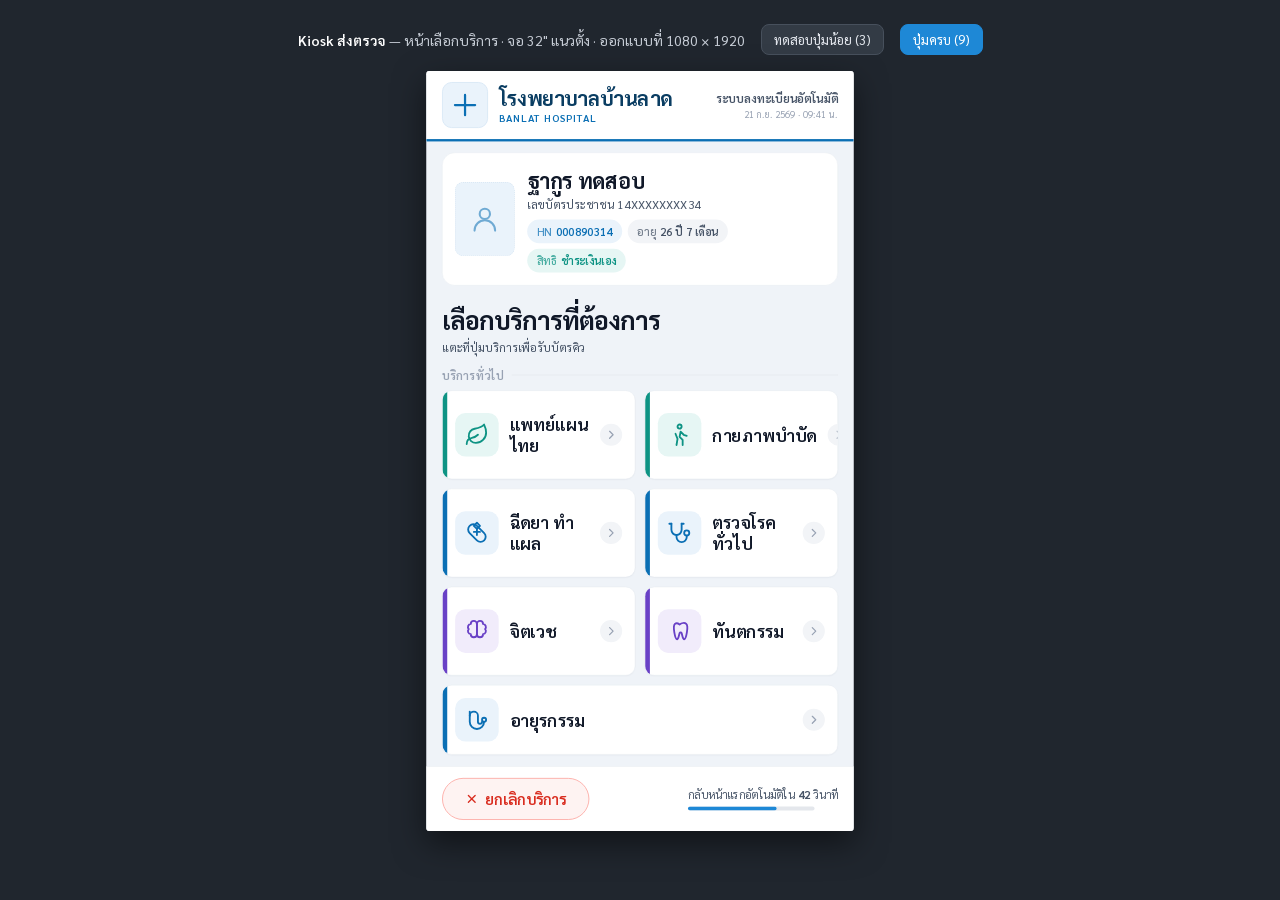
<file: index.html>
<!doctype html>
<html lang="th">
<head>
<meta charset="utf-8">
<meta name="viewport" content="width=device-width, initial-scale=1">
<title>Kiosk ส่งตรวจ — หน้าเลือกบริการ</title>
<!-- ฟอนต์ Sarabun เก็บในเครื่อง (fonts/) ไม่พึ่งอินเทอร์เน็ต — เดิมโหลดจาก Google Fonts ถ้าช้า/หลุดจะค้างเป็นฟอนต์ไทยไม่มีหัวของเครื่อง
     preload ชุดอักษรไทยที่ใช้บ่อย ให้ฟอนต์พร้อมตั้งแต่วาดหน้าครั้งแรก -->
<link rel="preload" href="fonts/sarabun-500-thai.woff2" as="font" type="font/woff2" crossorigin>
<link rel="preload" href="fonts/sarabun-600-thai.woff2" as="font" type="font/woff2" crossorigin>
<link rel="preload" href="fonts/sarabun-700-thai.woff2" as="font" type="font/woff2" crossorigin>
<link rel="stylesheet" href="fonts/sarabun.css">
<style>
:root{
  /* ---- Design tokens (ใช้ชุดเดียวกับฝั่ง Kotlin) ---- */
  --brand-900:#0A3D62;
  --brand-700:#0B6FB4;
  --brand-500:#1E88D6;
  --brand-050:#EAF3FB;

  --teal-600:#0E9384;
  --teal-050:#E6F6F4;
  --amber-600:#B54708;
  --amber-500:#F79009;
  --amber-050:#FEF3E2;
  --violet-600:#6941C6;
  --violet-050:#F1ECFB;
  --danger-600:#D92D20;

  --ink-900:#101828;
  --ink-600:#475467;
  --ink-400:#98A2B3;
  --line:#E4E7EC;
  --surface:#FFFFFF;
  --canvas:#EFF3F8;

  --r-lg:32px;
  --r-md:24px;
}
*{box-sizing:border-box;margin:0;padding:0}
body{background:#20262E;font-family:"Sarabun",system-ui,sans-serif;display:flex;flex-direction:column;align-items:center;padding:24px 12px 60px;gap:16px}

.toolbar{color:#C7CDD6;font-size:14px;display:flex;gap:16px;align-items:center;flex-wrap:wrap;justify-content:center}
.toolbar b{color:#fff;font-weight:600}
.toolbar button{font:inherit;font-size:13px;background:#333B45;color:#E6EAF0;border:1px solid #47505C;border-radius:8px;padding:6px 12px;cursor:pointer}
.toolbar button[aria-pressed="true"]{background:var(--brand-500);border-color:var(--brand-500);color:#fff}

/* กรอบจำลองจอ 32" แนวตั้ง 1080x1920 */
.stage{width:1080px;height:1920px;transform-origin:top center;flex:none}
.screen{
  width:1080px;height:1920px;background:var(--canvas);
  display:flex;flex-direction:column;overflow:hidden;
  border-radius:8px;box-shadow:0 30px 80px rgba(0,0,0,.5);
}

/* ---------- Header ---------- */
.header{
  background:var(--surface);
  padding:28px 40px;display:flex;align-items:center;gap:28px;
  border-bottom:6px solid var(--brand-700);flex:none;
}
.logo{width:116px;height:116px;border-radius:24px;background:var(--brand-050);
  display:grid;place-items:center;flex:none;border:2px solid #D5E6F5}
.logo svg{width:68px;height:68px}
.header h1{font-size:52px;font-weight:700;color:var(--brand-900);line-height:1.15;letter-spacing:-.5px}
.header .en{font-size:26px;font-weight:600;color:var(--brand-700);letter-spacing:2px;margin-top:2px}
.header .sub{margin-left:auto;text-align:right}
.header .sub .t{font-size:30px;font-weight:600;color:var(--ink-600)}
.header .sub .d{font-size:24px;color:var(--ink-400);margin-top:4px}

/* ---------- Patient card ---------- */
.patient{
  margin:28px 40px 0;background:var(--surface);border-radius:var(--r-lg);
  border:1px solid var(--line);padding:32px;display:flex;gap:32px;align-items:center;flex:none;
}
.avatar{width:150px;height:186px;border-radius:20px;background:var(--brand-050);
  display:grid;place-items:center;flex:none;border:1px dashed #A9C9E5}
.avatar svg{width:78px;height:78px;opacity:.55}
.pname{font-size:54px;font-weight:700;color:var(--ink-900);letter-spacing:-.5px}
.pid{font-size:30px;color:var(--ink-600);margin-top:6px;font-variant-numeric:tabular-nums}
.chips{display:flex;gap:14px;margin-top:20px;flex-wrap:wrap}
.chip{border-radius:999px;padding:12px 24px;font-size:28px;font-weight:600;display:flex;gap:10px;align-items:center}
.chip .k{font-weight:500;opacity:.75}
.chip.hn{background:var(--brand-050);color:var(--brand-700)}
.chip.age{background:#F2F4F7;color:var(--ink-600)}
.chip.right{background:var(--teal-050);color:var(--teal-600)}

/* ---------- Title ---------- */
.title{padding:44px 40px 8px;flex:none}
.title h2{font-size:64px;font-weight:700;color:var(--ink-900);letter-spacing:-1px}
.title p{font-size:30px;color:var(--ink-600);margin-top:8px}

/* ---------- Service groups ---------- */
.scroll{flex:1;overflow-y:auto;padding:24px 40px 40px;display:flex;flex-direction:column;gap:36px}
.group>h3{font-size:30px;font-weight:600;color:var(--ink-400);letter-spacing:.5px;
  display:flex;align-items:center;gap:20px;margin-bottom:20px}
.group>h3::after{content:"";height:2px;background:var(--line);flex:1}

.grid{display:grid;grid-template-columns:repeat(2,1fr);gap:24px}
.card{
  background:var(--surface);border:1px solid var(--line);border-radius:var(--r-md);
  min-height:224px;padding:32px;display:flex;align-items:center;gap:28px;
  position:relative;overflow:hidden;text-align:left;font:inherit;cursor:pointer;
  box-shadow:0 2px 4px rgba(16,24,40,.04);
}
.card::before{content:"";position:absolute;inset:0 auto 0 0;width:12px;background:var(--accent)}
.card .ic{width:110px;height:110px;border-radius:26px;background:var(--tint);
  display:grid;place-items:center;flex:none}
.card .ic svg{width:62px;height:62px;stroke:var(--accent)}
.card .tx{font-size:44px;font-weight:600;color:var(--ink-900);line-height:1.2}
.card .note{display:block;font-size:26px;font-weight:500;color:var(--ink-600);margin-top:8px}
.card .go{margin-left:auto;width:56px;height:56px;border-radius:50%;background:#F2F4F7;
  display:grid;place-items:center;flex:none}
.card .go svg{width:30px;height:30px;stroke:var(--ink-400)}
.card:active{transform:scale(.985);box-shadow:inset 0 0 0 4px var(--accent)}
.card.wide{grid-column:span 2;min-height:176px}

.c-blue  {--accent:var(--brand-700);--tint:var(--brand-050)}
.c-teal  {--accent:var(--teal-600); --tint:var(--teal-050)}
.c-amber {--accent:var(--amber-600);--tint:var(--amber-050)}
.c-violet{--accent:var(--violet-600);--tint:var(--violet-050)}

/* แถบช่วยเหลือ เติมพื้นที่ว่างตอนปุ่มน้อย */
.help{
  margin-top:auto;border:2px dashed #CFD8E3;border-radius:var(--r-md);background:#F7F9FC;
  padding:32px;display:flex;align-items:center;gap:24px;flex:none;
}
.help .ic{width:84px;height:84px;border-radius:50%;background:#E7EDF5;display:grid;place-items:center;flex:none}
.help .ic svg{width:46px;height:46px;stroke:var(--brand-700)}
.help .tx b{display:block;font-size:34px;color:var(--ink-900);font-weight:600}
.help .tx span{font-size:27px;color:var(--ink-600)}

/* ---------- Footer ---------- */
.footer{
  flex:none;background:var(--surface);border-top:1px solid var(--line);
  padding:28px 40px;display:flex;align-items:center;gap:28px;
}
.btn-cancel{
  font:inherit;font-size:38px;font-weight:600;color:var(--danger-600);
  background:#FEF3F2;border:2px solid #FDA29B;border-radius:999px;
  padding:26px 56px;display:flex;align-items:center;gap:16px;cursor:pointer;
}
.btn-cancel svg{width:34px;height:34px;stroke:var(--danger-600)}
.idle{margin-left:auto;text-align:right}
.idle .t{font-size:28px;color:var(--ink-600)}
.idle .bar{width:320px;height:10px;border-radius:999px;background:var(--line);margin-top:12px;overflow:hidden}
.idle .bar i{display:block;height:100%;width:72%;background:var(--brand-500);border-radius:999px}
</style>
</head>
<body>

<div class="toolbar">
  <span><b>Kiosk ส่งตรวจ</b> — หน้าเลือกบริการ · จอ 32" แนวตั้ง · ออกแบบที่ 1080 × 1920</span>
  <button id="btn-few"  aria-pressed="false">ทดสอบปุ่มน้อย (3)</button>
  <button id="btn-many" aria-pressed="true">ปุ่มครบ (9)</button>
</div>

<div class="stage" id="stage">
<div class="screen">

  <header class="header">
    <div class="logo">
      <svg viewBox="0 0 24 24" fill="none" stroke="#0B6FB4" stroke-width="2" stroke-linecap="round" stroke-linejoin="round">
        <path d="M12 3v18M3 12h18"/>
      </svg>
    </div>
    <div>
      <h1>โรงพยาบาลบ้านลาด</h1>
      <div class="en">BANLAT HOSPITAL</div>
    </div>
    <div class="sub">
      <div class="t">ระบบลงทะเบียนอัตโนมัติ</div>
      <div class="d" id="clock">21 ก.ย. 2569 · 09:41 น.</div>
    </div>
  </header>

  <section class="patient">
    <div class="avatar">
      <svg viewBox="0 0 24 24" fill="none" stroke="#0B6FB4" stroke-width="1.6" stroke-linecap="round" stroke-linejoin="round">
        <circle cx="12" cy="8" r="4"/><path d="M4 21a8 8 0 0 1 16 0"/>
      </svg>
    </div>
    <div>
      <div class="pname">ฐากูร ทดสอบ</div>
      <div class="pid">เลขบัตรประชาชน 14XXXXXXXX34</div>
      <div class="chips">
        <span class="chip hn"><span class="k">HN</span>000890314</span>
        <span class="chip age"><span class="k">อายุ</span>26 ปี 7 เดือน</span>
        <span class="chip right"><span class="k">สิทธิ</span>ชำระเงินเอง</span>
      </div>
    </div>
  </section>

  <div class="title">
    <h2>เลือกบริการที่ต้องการ</h2>
    <p>แตะที่ปุ่มบริการเพื่อรับบัตรคิว</p>
  </div>

  <main class="scroll" id="scroll"></main>

  <footer class="footer">
    <button class="btn-cancel">
      <svg viewBox="0 0 24 24" fill="none" stroke-width="2.4" stroke-linecap="round"><path d="M18 6 6 18M6 6l12 12"/></svg>
      ยกเลิกบริการ
    </button>
    <div class="idle">
      <div class="t">กลับหน้าแรกอัตโนมัติใน <b id="sec">43</b> วินาที</div>
      <div class="bar"><i id="ibar"></i></div>
    </div>
  </footer>

</div>
</div>

<script>
const ICONS = {
  herb:   '<path d="M11 20A7 7 0 0 1 9.8 6.1C15.5 5 17 4.48 19 2c1 2 2 4.18 2 8 0 5.5-4.78 10-10 10Z"/><path d="M2 21c0-3 1.85-5.36 5.08-6C9.5 14.52 12 13 13 12"/>',
  physio: '<circle cx="12" cy="4" r="2"/><path d="M15 22v-5l-3-3 1-5 3 3 3 1"/><path d="M9 22l1-6-2-5"/>',
  wound:  '<path d="m12 2 3 3-3 3-3-3 3-3Z"/><path d="M4.9 12.1a5 5 0 0 1 7.1-7.1l7.1 7.1a5 5 0 0 1-7.1 7.1Z"/><path d="M9 11h6M12 8v6"/>',
  stetho: '<path d="M4 3v6a5 5 0 0 0 10 0V3"/><path d="M4 3H2M14 3h2"/><path d="M9 14v2a5 5 0 0 0 10 0v-1"/><circle cx="19" cy="12" r="2.5"/>',
  brain:  '<path d="M12 5a3 3 0 0 0-6 0 3 3 0 0 0-2 5 3 3 0 0 0 2 5 3 3 0 0 0 6 0Z"/><path d="M12 5a3 3 0 0 1 6 0 3 3 0 0 1 2 5 3 3 0 0 1-2 5 3 3 0 0 1-6 0Z"/>',
  tooth:  '<path d="M12 5.5c2-1.5 5-2 6.5-.5 2 2 1 6 .5 9-.4 2.4-1 6-2.5 6s-1.8-4-2.5-6c-.4-1.1-1.6-1.1-2 0-.7 2-1 6-2.5 6s-2.1-3.6-2.5-6c-.5-3-1.5-7 .5-9C9 3.5 10 4 12 5.5Z"/>',
  lab:    '<path d="M9 2v7.5L4.2 18A2 2 0 0 0 6 21h12a2 2 0 0 0 1.8-3L15 9.5V2"/><path d="M8 2h8M7 15h10"/>',
  xray:   '<rect x="3" y="3" width="18" height="18" rx="3"/><path d="M12 7v10M8.5 9.5h7M8 13h8M9.5 16.5h5"/>',
  calendar:'<rect x="3" y="5" width="18" height="16" rx="3"/><path d="M8 2v5M16 2v5M3 10h18M9 15h2M14 15h2"/>',
  internal:'<path d="M19 14c0 4-3.1 7-7 7s-7-3-7-7V8a4 4 0 0 1 8 0v6a2 2 0 0 0 4 0"/><circle cx="19" cy="12" r="2"/><path d="M5 8V4"/>',
};

/* ข้อมูลจำลองจาก API — สีและหมวดมาจากฝั่งเซิร์ฟเวอร์ */
const ALL = [
  {g:'general', label:'แพทย์แผนไทย',  icon:'herb',     color:'c-teal'},
  {g:'general', label:'กายภาพบำบัด',  icon:'physio',   color:'c-teal'},
  {g:'general', label:'ฉีดยา ทำแผล',  icon:'wound',    color:'c-blue'},
  {g:'general', label:'ตรวจโรคทั่วไป',icon:'stetho',   color:'c-blue'},
  {g:'general', label:'จิตเวช',        icon:'brain',    color:'c-violet'},
  {g:'general', label:'ทันตกรรม',      icon:'tooth',    color:'c-violet'},
  {g:'general', label:'อายุรกรรม',     icon:'internal', color:'c-blue'},
  {g:'early',   label:'เจาะเลือด (LAB)', note:'สำหรับผู้ที่มาก่อนเวลานัด', icon:'lab',  color:'c-amber'},
  {g:'early',   label:'เอกซเรย์ (X-RAY)',note:'สำหรับผู้ที่มาก่อนเวลานัด', icon:'xray', color:'c-amber'},
];

const GROUPS = [
  {key:'general', title:'บริการทั่วไป'},
  {key:'early',   title:'มาก่อนเวลานัด'},
];

function card(s, wide){
  return `<button class="card ${s.color}${wide?' wide':''}">
    <span class="ic"><svg viewBox="0 0 24 24" fill="none" stroke-width="1.8" stroke-linecap="round" stroke-linejoin="round">${ICONS[s.icon]}</svg></span>
    <span class="tx">${s.label}${s.note?`<span class="note">${s.note}</span>`:''}</span>
    <span class="go"><svg viewBox="0 0 24 24" fill="none" stroke-width="2.5" stroke-linecap="round" stroke-linejoin="round"><path d="m9 5 7 7-7 7"/></svg></span>
  </button>`;
}

function render(items){
  const el = document.getElementById('scroll');
  let html = '';
  for (const g of GROUPS){
    const list = items.filter(s => s.g === g.key);
    if (!list.length) continue;
    const odd = list.length % 2 === 1;
    html += `<section class="group"><h3>${g.title}</h3><div class="grid">`
         +  list.map((s,i) => card(s, odd && i === list.length-1)).join('')
         +  `</div></section>`;
  }
  html += `<div class="help">
      <span class="ic"><svg viewBox="0 0 24 24" fill="none" stroke-width="1.8" stroke-linecap="round" stroke-linejoin="round"><circle cx="12" cy="12" r="9"/><path d="M9.2 9a3 3 0 0 1 5.6 1.2c0 2-2.8 2.4-2.8 4"/><path d="M12 17.5h.01"/></svg></span>
      <span class="tx"><b>ไม่พบบริการที่ต้องการ?</b><span>ติดต่อเจ้าหน้าที่ประชาสัมพันธ์ หรือกดปุ่มยกเลิกด้านล่าง</span></span>
    </div>`;
  el.innerHTML = html;
}

const bFew = document.getElementById('btn-few'), bMany = document.getElementById('btn-many');
function setMode(few){
  bFew.setAttribute('aria-pressed', few); bMany.setAttribute('aria-pressed', !few);
  render(few ? [ALL[3], ALL[4], ALL[7]] : ALL);
}
bFew.onclick  = () => setMode(true);
bMany.onclick = () => setMode(false);
setMode(false);

/* นับถอยหลัง idle ให้เห็นพฤติกรรมจริง */
let sec = 43;
setInterval(() => {
  sec = sec > 0 ? sec - 1 : 60;
  document.getElementById('sec').textContent = sec;
  document.getElementById('ibar').style.width = (sec/60*100) + '%';
}, 1000);

/* ย่อจอจำลองให้พอดีหน้าต่าง */
function fit(){
  const s = Math.min((window.innerWidth - 40) / 1080, (window.innerHeight - 140) / 1920);
  const st = document.getElementById('stage');
  st.style.transform = `scale(${s})`;
  st.style.height = (1920 * s) + 'px';
}
addEventListener('resize', fit); fit();
</script>
</body>
</html>
</file>
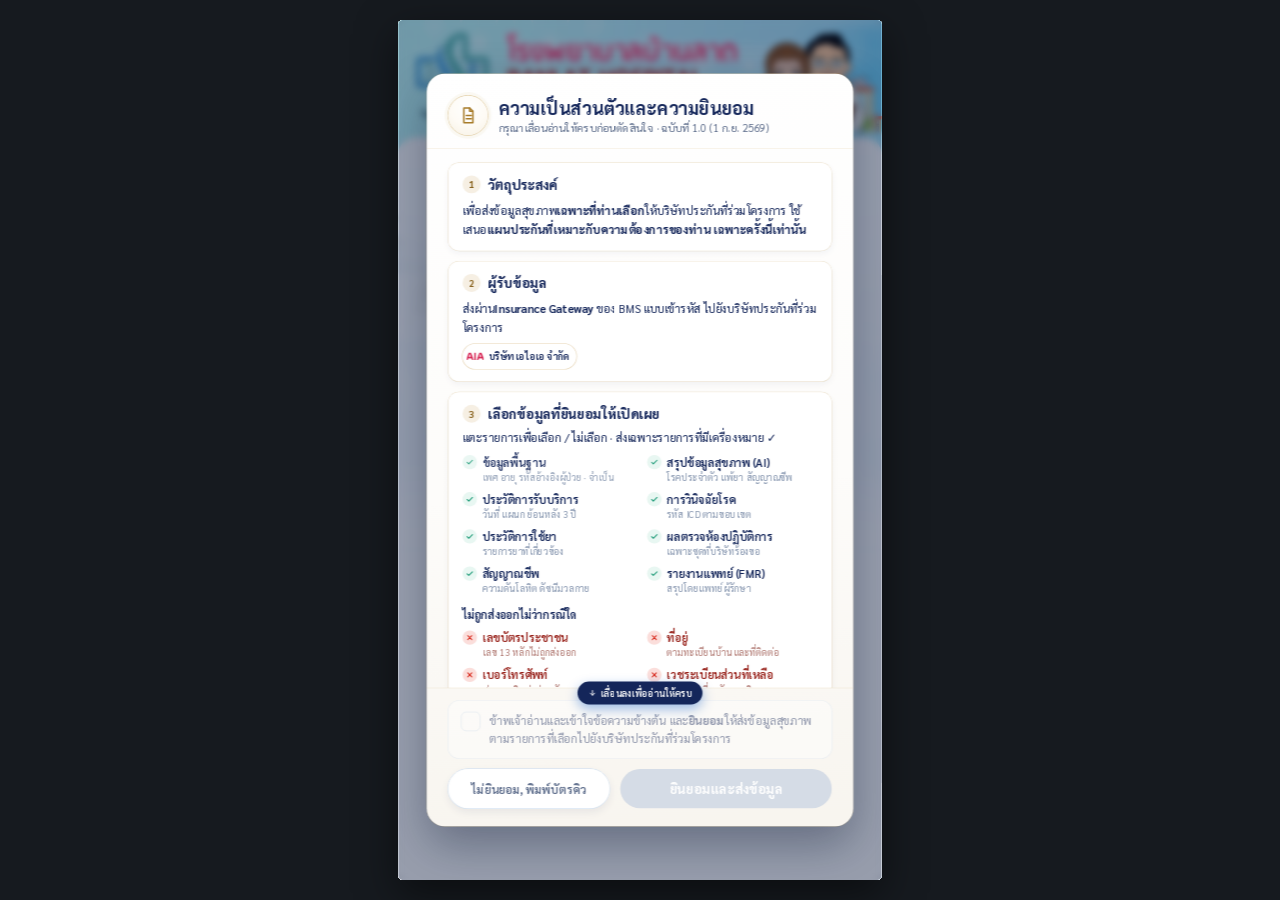
<file: insurance.html>
<!doctype html>
<html lang="th">
<head>
<meta charset="utf-8">
<meta name="viewport" content="width=device-width, initial-scale=1">
<title>Kiosk — Flow ตรวจสอบประกัน (Consent)</title>
<!-- ฟอนต์ Sarabun เก็บในเครื่อง (fonts/) ไม่พึ่งอินเทอร์เน็ต — เดิมโหลดจาก Google Fonts ถ้าช้า/หลุดจะค้างเป็นฟอนต์ไทยไม่มีหัวของเครื่อง
     preload ชุดอักษรไทยที่ใช้บ่อย ให้ฟอนต์พร้อมตั้งแต่วาดหน้าครั้งแรก -->
<link rel="preload" href="fonts/sarabun-500-thai.woff2" as="font" type="font/woff2" crossorigin>
<link rel="preload" href="fonts/sarabun-600-thai.woff2" as="font" type="font/woff2" crossorigin>
<link rel="preload" href="fonts/sarabun-700-thai.woff2" as="font" type="font/woff2" crossorigin>
<link rel="stylesheet" href="fonts/sarabun.css">
<style>
:root{
  --ink:#14265A; --ink-muted:#5B6B8A; --ink-soft:#8494AE;
  --blue:#1E7BE0; --blue-deep:#0D5BC6; --blue-light:#5FB2FF; --blue-050:#EAF3FD;
  --green:#1E9C78; --green-050:#E8F7F2;
  --amber:#B45309; --amber-050:#FEF5E7;
  --red:#D92D20; --red-050:#FEF3F2;
  --line:#D7E4F2; --card:rgba(255,255,255,.93);
  /* ---- ระยะห่างตาม 8-point grid: 8 · 16 · 24 · 32 · 40 · 48 · 64 · 80 ---- */
  --gutter:80px;   /* ขอบซ้าย-ขวาของหน้า = ค่าเดียวกับหน้าแรก */
}
*{box-sizing:border-box;margin:0;padding:0}
body{background:#161A1F;font-family:"Sarabun",system-ui,sans-serif;
  display:flex;flex-direction:column;align-items:center;padding:20px 12px;gap:0}


.stage{width:1080px;height:var(--H,1920px);transform-origin:top center;flex:none}
.screen{position:relative;width:1080px;height:var(--H,1920px);overflow:hidden;border-radius:10px;
  background:#EAF2FB url("bg_home.png") center/cover no-repeat;
  box-shadow:0 30px 90px rgba(0,0,0,.5);display:flex;flex-direction:column;color:var(--ink)}
.screen::before{content:"";position:absolute;inset:0;background:rgba(255,255,255,.86);z-index:0}
.screen>*{position:relative;z-index:1}

/* ---------- Header ---------- */
.hdr{display:flex;align-items:center;gap:16px;padding:36px 56px 0;flex:none}
.hdr .logo{width:88px;height:88px;border-radius:50%;flex:none;background:#fff;border:1.5px solid var(--line);
  overflow:hidden;display:grid;place-items:center;box-shadow:0 10px 30px rgba(20,38,90,.12)}
.hdr .logo img{width:72px;height:72px;object-fit:contain}
.hdr h1{font-size:40px;font-weight:700;color:var(--ink);height:44px;line-height:44px;white-space:nowrap}
.hdr .en{font-size:28px;letter-spacing:1px;color:var(--blue);font-weight:600;
  height:44px;line-height:44px;white-space:nowrap}
.hdr .clockbox{margin-left:auto;text-align:right;flex:none;line-height:1.15}
.hdr .clockbox .d{font-size:28px;color:var(--ink-muted);font-weight:500;height:44px;line-height:44px}
.hdr .clockbox .t{font-size:46px;font-weight:700;color:var(--ink);font-variant-numeric:tabular-nums;
  letter-spacing:1px;height:44px;line-height:44px}

/* ---------- แถบผู้ป่วย ---------- */
.pt{margin:22px 56px 0;background:var(--card);border:1px solid var(--line);border-radius:22px;
  padding:20px 26px;display:flex;align-items:center;gap:18px;flex:none;backdrop-filter:blur(8px)}
.pt .av{width:58px;height:58px;border-radius:50%;background:var(--blue-050);border:1px solid var(--line);flex:none}
.pt .nm{font-size:30px;font-weight:700}
.pt .sub{font-size:22px;color:var(--ink-muted);margin-top:2px}
.pt .tag{margin-left:auto;background:var(--blue-050);color:var(--blue-deep);border-radius:99px;
  padding:10px 22px;font-size:22px;font-weight:600}

/* ---------- Step indicator ---------- */
.steps{display:flex;align-items:center;margin:24px 56px 0;flex:none}
.steps .s{display:flex;align-items:center;gap:12px;flex:none}
.steps .dot{width:44px;height:44px;border-radius:50%;display:grid;place-items:center;
  font-size:22px;font-weight:700;background:#fff;border:2px solid var(--line);color:var(--ink-soft)}
.steps .lb{font-size:21px;color:var(--ink-soft);font-weight:600;white-space:nowrap}
.steps .bar{flex:1;height:3px;background:var(--line);margin:0 14px;border-radius:2px}
.steps .s.done .dot{background:var(--green);border-color:var(--green);color:#fff}
.steps .s.done .lb{color:var(--green)}
.steps .s.now .dot{background:var(--blue);border-color:var(--blue);color:#fff;box-shadow:0 0 0 6px rgba(30,123,224,.16)}
.steps .s.now .lb{color:var(--blue-deep)}

/* ---------- เนื้อหา ---------- */
.body{flex:1;min-height:0;overflow-y:auto;padding:28px 56px 20px;display:flex;flex-direction:column;gap:22px}
.h2{font-size:52px;font-weight:700;line-height:1.18;letter-spacing:-.5px}
.lead{font-size:27px;color:var(--ink-muted);line-height:1.5}
.card{background:var(--card);border:1px solid var(--line);border-radius:26px;padding:28px 30px;backdrop-filter:blur(8px)}
.card.tight{padding:22px 26px}
.card h3{font-size:26px;font-weight:700;color:var(--blue-deep);display:flex;align-items:center;gap:12px;margin-bottom:14px}
.card h3 .n{width:34px;height:34px;border-radius:9px;background:var(--blue-050);display:grid;place-items:center;
  font-size:19px;color:var(--blue-deep);flex:none}
.card p{font-size:26px;line-height:1.52;color:var(--ink)}
.card p.muted{color:var(--ink-muted)}

.scope{display:grid;grid-template-columns:1fr 1fr;gap:12px 24px}
.scope li{list-style:none;display:flex;gap:12px;align-items:flex-start;font-size:23px;line-height:1.4}
.scope li i{width:25px;height:25px;border-radius:50%;background:var(--green-050);flex:none;margin-top:3px;
  display:grid;place-items:center}
.scope li i svg{width:14px;height:14px;stroke:var(--green)}
.scope li small{display:block;font-size:19px;color:var(--ink-soft);margin-top:1px}
.nosend{margin-top:16px;background:var(--red-050);border:1px solid #FDCFCA;border-radius:16px;padding:15px 20px;
  font-size:22px;color:#98211A;line-height:1.45}
.nosend b{color:var(--red)}

.note{border-radius:20px;padding:20px 24px;font-size:24px;line-height:1.5;display:flex;gap:16px}
.note i{width:36px;height:36px;border-radius:50%;flex:none;display:grid;place-items:center}
.note i svg{width:20px;height:20px}
.note.amber{background:var(--amber-050);border:1px solid #F6DCB4;color:#7C3B06}
.note.amber i{background:#FBE3BE} .note.amber i svg{stroke:var(--amber)}
.note.blue{background:var(--blue-050);border:1px solid #C6DFF8;color:var(--blue-deep)}
.note.blue i{background:#D5E8FB} .note.blue i svg{stroke:var(--blue-deep)}
.note.green{background:var(--green-050);border:1px solid #BFE6D8;color:#0F6B51}
.note.green i{background:#CFEEE2} .note.green i svg{stroke:var(--green)}

.opt{display:flex;align-items:center;gap:22px;background:var(--card);border:2px solid var(--line);
  border-radius:24px;padding:26px 28px;cursor:pointer;font:inherit;text-align:left;width:100%;color:var(--ink);
  transition:border-color .15s, background .15s}
.opt:hover{border-color:#A9CBEE}
.opt[aria-checked="true"]{border-color:var(--blue);background:#F4F9FF;box-shadow:0 0 0 4px rgba(30,123,224,.12)}
.opt .mk{width:38px;height:38px;border-radius:50%;border:2.5px solid var(--line);flex:none;display:grid;place-items:center}
.opt[aria-checked="true"] .mk{border-color:var(--blue);background:var(--blue)}
.opt[aria-checked="true"] .mk::after{content:"";width:15px;height:15px;border-radius:50%;background:#fff}
.opt .co{width:74px;height:74px;border-radius:18px;background:var(--blue-050);border:1px solid var(--line);flex:none}
.opt .tx b{display:block;font-size:31px;font-weight:700}
.opt .tx span{display:block;font-size:23px;color:var(--ink-muted);margin-top:4px}
.opt .eta{margin-left:auto;text-align:right;flex:none}
.opt .eta b{display:block;font-size:26px;color:var(--blue-deep);font-weight:700}
.opt .eta span{display:block;font-size:19px;color:var(--ink-soft)}

/* ---------- Modal ความยินยอม ---------- */
.ov{position:absolute;inset:0;z-index:6;background:rgba(10,25,60,.52);backdrop-filter:blur(6px);
  display:flex;align-items:center;justify-content:center;padding:150px 64px}
.sheet{width:952px;max-height:100%;background:#fff;border-radius:36px;display:flex;flex-direction:column;
  overflow:hidden;box-shadow:0 40px 100px rgba(6,20,50,.45);position:relative}
.sheet .sh{padding:34px 44px 22px;border-bottom:1px solid var(--line);flex:none;display:flex;gap:20px;align-items:flex-start}
.sheet .sh .ic{width:64px;height:64px;border-radius:18px;background:var(--blue-050);flex:none;display:grid;place-items:center}
.sheet .sh .ic svg{width:34px;height:34px;stroke:var(--blue-deep)}
.sheet .sh h2{font-size:38px;font-weight:700;line-height:1.2}
.sheet .sh p{font-size:23px;color:var(--ink-muted);margin-top:6px}
.sheet .sb{flex:1;min-height:0;overflow-y:auto;padding:26px 44px;display:flex;flex-direction:column;gap:18px}
.sheet .sb .card{background:#F8FBFF;backdrop-filter:none}
.sheet .sf{flex:none;border-top:1px solid var(--line);padding:24px 44px 28px;display:flex;flex-direction:column;gap:18px}
.sheet .sf .row{display:flex;gap:16px;align-items:center}

.agree{display:flex;gap:18px;align-items:flex-start;background:#fff;border:2px solid var(--line);
  border-radius:20px;padding:20px 24px;cursor:pointer;font:inherit;text-align:left;width:100%;color:var(--ink)}
.agree[aria-checked="true"]{border-color:var(--green);background:var(--green-050)}
.agree .bx{width:40px;height:40px;border-radius:11px;border:2.5px solid var(--line);flex:none;
  display:grid;place-items:center;background:#fff}
.agree[aria-checked="true"] .bx{border-color:var(--green);background:var(--green)}
.agree .bx svg{width:23px;height:23px;stroke:#fff;opacity:0}
.agree[aria-checked="true"] .bx svg{opacity:1}
.agree .tx{font-size:25px;line-height:1.45}
.agree.locked{opacity:.45;pointer-events:none}

.scrollcue{position:absolute;left:50%;transform:translateX(-50%);bottom:272px;z-index:7;
  background:var(--blue-deep);color:#fff;font-size:21px;font-weight:600;border-radius:99px;
  padding:12px 24px;display:flex;align-items:center;gap:9px;box-shadow:0 10px 26px rgba(13,91,198,.4)}
.scrollcue svg{width:19px;height:19px;stroke:#fff}
.scrollcue.hide{display:none}

/* ---------- Footer ---------- */
.ftr{flex:none;background:rgba(255,255,255,.94);border-top:1px solid var(--line);
  padding:24px 56px;display:flex;align-items:center;gap:18px;backdrop-filter:blur(10px)}
.btn{font:inherit;border:0;border-radius:99px;cursor:pointer;display:flex;align-items:center;gap:14px;
  font-weight:700;transition:transform .12s;white-space:nowrap}
.btn:active{transform:scale(.98)}
.btn svg{width:26px;height:26px}
.btn.primary{background:linear-gradient(135deg,var(--blue-light),var(--blue) 45%,var(--blue-deep));
  color:#fff;font-size:33px;padding:25px 44px;box-shadow:0 10px 26px rgba(30,123,224,.32);margin-left:auto}
.btn.primary svg{stroke:#fff}
.btn.primary[disabled]{background:#C9D6E6;color:#fff;box-shadow:none;cursor:not-allowed}
.btn.ghost{background:#fff;border:2px solid var(--line);color:var(--ink-muted);font-size:26px;padding:21px 30px}
.btn.ghost svg{stroke:var(--ink-muted)}
.btn.danger{background:var(--red-050);border:2px solid #FDA29B;color:var(--red);font-size:26px;padding:21px 30px}
.btn.danger svg{stroke:var(--red)}
.btn.green{background:linear-gradient(135deg,#34C39B,var(--green));color:#fff;font-size:32px;padding:25px 40px;
  box-shadow:0 10px 26px rgba(30,156,120,.3);margin-left:auto}
.btn.green svg{stroke:#fff}
.btn.wide{flex:1;justify-content:center;margin-left:0}

/* ---------- องค์ประกอบเฉพาะหน้า ---------- */
.center{flex:1;display:flex;flex-direction:column;align-items:center;justify-content:center;
  text-align:center;gap:26px;padding:0 70px}
.ring{width:190px;height:190px;border-radius:50%;border:10px solid var(--blue-050);
  border-top-color:var(--blue);animation:spin 1.15s linear infinite}
@keyframes spin{to{transform:rotate(360deg)}}
.tick{width:180px;height:180px;border-radius:50%;background:var(--green-050);border:3px solid #BFE6D8;
  display:grid;place-items:center}
.tick svg{width:92px;height:92px;stroke:var(--green)}
.clock{width:180px;height:180px;border-radius:50%;background:var(--amber-050);border:3px solid #F6DCB4;
  display:grid;place-items:center}
.clock svg{width:88px;height:88px;stroke:var(--amber)}
.reqid{font-size:26px;color:var(--ink-muted)}
.reqid b{display:block;font-size:40px;color:var(--ink);letter-spacing:2px;margin-top:6px;font-variant-numeric:tabular-nums}
.cnt{font-size:80px;font-weight:700;color:var(--blue-deep);font-variant-numeric:tabular-nums}
.pbar{width:520px;height:12px;border-radius:99px;background:var(--line);overflow:hidden}
.pbar i{display:block;height:100%;background:linear-gradient(90deg,var(--blue-light),var(--blue));border-radius:99px}

.offer{background:#fff;border:2px solid var(--line);border-radius:26px;overflow:hidden;
  width:100%;padding:0;font:inherit;text-align:left;cursor:pointer;display:block;
  transition:border-color .15s, box-shadow .15s}
.offer .top{background:#F4F7FB}
.offer[aria-checked="true"]{border-color:var(--green);box-shadow:0 0 0 5px rgba(30,156,120,.13)}
.offer[aria-checked="true"] .top{background:var(--green-050)}
.offer .top .mk{width:34px;height:34px;border-radius:50%;border:2.5px solid var(--line);flex:none;margin-left:auto}
.offer[aria-checked="true"] .top .mk{border-color:var(--green);background:var(--green);
  box-shadow:inset 0 0 0 6px #fff}
.offer .top{background:var(--green-050);padding:22px 28px;display:flex;align-items:center;gap:16px}
.offer .top .co{width:56px;height:56px;border-radius:14px;background:#fff;border:1px solid #BFE6D8;flex:none}
.offer .top b{font-size:29px}
.offer .top span{font-size:22px;color:var(--ink-muted);display:block;margin-top:2px}
.offer .top .badge{margin-left:auto;background:var(--green);color:#fff;border-radius:99px;padding:9px 20px;font-size:21px;font-weight:700}
.offer .rows{padding:22px 28px;display:flex;flex-direction:column;gap:14px}
.offer .row{display:flex;font-size:25px;gap:18px}
.offer .row .k{color:var(--ink-muted);width:230px;flex:none}
.offer .row .v{font-weight:600;flex:1}
.offer .foot{padding:18px 28px 24px;font-size:21px;color:var(--ink-soft);border-top:1px dashed var(--line);line-height:1.4}

/* ================= หน้าเลือกแบบประกัน — ต่อยอดจาก Figma KIOSK-Insurance-Health-Connect node 50:101 =================
   กรอบ 1080x1920 · หัวจอ 0–248 (โปร่ง ไม่มีพื้น)
   ปรับจาก Figma: ส่วนแนะนำเป็นการ์ดเต็มกว้างเรียงลง (เดิมแถบปัดแนวนอน) ให้อ่านง่ายสำหรับผู้ใช้ 35–60 ปี · ข้อเสนออื่นยังเป็นกริด 2x2 */
.pp{position:absolute;inset:0;background:#EAF2FB url("bg_home.png") center/cover no-repeat;color:var(--ink)}

.pp .band{position:absolute;left:0;top:0;width:1080px;height:208px;z-index:3;
  display:flex;align-items:center;justify-content:space-between;padding:80px var(--gutter) 40px}
.pp .id{display:flex;align-items:center;gap:16px}
.pp .crest{width:88px;height:88px;border-radius:50%;flex:none;display:grid;place-items:center;overflow:hidden;
  background:#fff;border:1.5px solid var(--line);box-shadow:0 10px 30px rgba(20,38,90,.12)}
.pp .crest img{width:62px;height:62px;object-fit:contain}   /* โลโก้โรงพยาบาลบ้านลาด (ตัดจากแบนเนอร์ พื้นโปร่งใส) */
.pp .ttl{font-size:40px;font-weight:700;height:44px;line-height:44px;white-space:nowrap}
.pp .sub{font-size:28px;font-weight:600;letter-spacing:1px;color:var(--blue);height:44px;line-height:44px;white-space:nowrap}
.pp .clk{text-align:right}
.pp .clk .d{font-size:28px;font-weight:500;color:var(--ink-muted);height:44px;line-height:44px}
.pp .clk .t{font-size:46px;font-weight:700;letter-spacing:1px;font-variant-numeric:tabular-nums;height:44px;line-height:44px}

/* แบบประกันที่แนะนำ */
/* หัวจอ fix ไว้ 0–208 (ใต้โลโก้ 40 + ส่วนแนะนำเว้นบน 40 = ห่างเนื้อหา 80 เท่าขอบข้าง) · เนื้อหาใต้หัวจอเลื่อนขึ้น-ลงได้ ขอบบนจาง 32px เนื้อหาจึงไม่ถูกตัดเป็นเส้นแข็งใต้หัวจอ */
.pp .scroll{position:absolute;left:0;right:0;top:586px;bottom:0;overflow-y:auto;overflow-x:hidden;
  scrollbar-width:none;overscroll-behavior:contain;
  -webkit-mask-image:linear-gradient(180deg,transparent 0,#000 16px);mask-image:linear-gradient(180deg,transparent 0,#000 16px)}
.pp .scroll::-webkit-scrollbar{display:none}
/* เมื่อเริ่มเลื่อน: ขอบบนจางยาวขึ้น 96px เนื้อหาค่อยๆ หายใต้ข้อมูลผู้ป่วย (ตอนยังไม่เลื่อนใช้ 16 ให้หัวข้อชัดเต็ม) */
.pp .scroll.scrolled{-webkit-mask-image:linear-gradient(180deg,transparent 0,rgba(0,0,0,.35) 40px,#000 96px);
                             mask-image:linear-gradient(180deg,transparent 0,rgba(0,0,0,.35) 40px,#000 96px)}
/* ผู้ยืนยันตัวตน — Figma node 67:947: แถบขาวเต็มกว้าง padding 48/80 · 2 แถวห่าง 24
   แถว 1: ตรา 88 + ชื่อ/HN (44+44) · แถว 2: 3 คอลัมน์เท่ากันห่าง 24 ป้าย 40 + ค่า 40 (ห่าง 8)
   คงที่ใต้หัวจอ (y208–504) · เลขบัตรปิดไว้เหลือ 3 หลักท้าย เพราะจอตู้อยู่ในที่สาธารณะ */
.pp .who{position:absolute;left:0;right:0;top:262px;z-index:3;
  display:flex;flex-direction:column;gap:12px;padding:24px var(--gutter) 24px}   /* 3 แถว (ชื่อ · เลขบัตร/อายุ · สิทธิ) จบที่ y550 → เนื้อหาเริ่ม y586/594 (เลื่อนลง 36) */
/* พื้นคงที่ผืนเดียวหลังเนื้อหา (ไม่เลื่อน — เลื่อนเฉพาะ content): y208 → ล่างสุดจอ
   ขาวทึบที่มุมโค้งบน → จางจนใสที่ y1024 → กลับเป็นขาวสนิทที่ y1309 แล้วขาวจนสุดจอ */
/* ทุกหน้าข้างใน: พื้นขาวไล่จางต่ำสุด 65% (ช่วงกลาง y640) ให้เห็นลายพื้นหลังรางๆ ไม่ชัดเกิน */
.pp .veil{position:absolute;left:0;right:0;top:262px;bottom:0;z-index:0;pointer-events:none;
  border-radius:40px 40px 0 0;background:linear-gradient(180deg,rgba(255,255,255,1.000) 0px,rgba(255,255,255,0.993) 53px,rgba(255,255,255,0.974) 107px,rgba(255,255,255,0.945) 160px,rgba(255,255,255,0.909) 213px,rgba(255,255,255,0.868) 267px,rgba(255,255,255,0.825) 320px,rgba(255,255,255,0.782) 373px,rgba(255,255,255,0.741) 427px,rgba(255,255,255,0.705) 480px,rgba(255,255,255,0.676) 533px,rgba(255,255,255,0.657) 587px,rgba(255,255,255,0.650) 640px,rgba(255,255,255,0.665) 675px,rgba(255,255,255,0.705) 710px,rgba(255,255,255,0.761) 745px,rgba(255,255,255,0.825) 780px,rgba(255,255,255,0.889) 815px,rgba(255,255,255,0.945) 850px,rgba(255,255,255,0.985) 885px,rgba(255,255,255,1.000) 920px) 0 0/100% 920px no-repeat,
             linear-gradient(#fff,#fff) 0 920px/100% calc(100% - 920px) no-repeat}
.pp .who .id{display:flex;align-items:center;gap:16px}
.pp .who .av{width:88px;height:88px;border-radius:50%;flex:none;display:grid;place-items:center;
  background:radial-gradient(circle at 50% 28%,#FFFFFF 0%,#FEFBF5 55%,#F7F1E4 100%);
  box-shadow:0 0 0 1.5px rgba(191,145,58,.42),0 0 0 8px rgba(191,145,58,.06)}
.pp .who .av svg{width:44px;height:44px;stroke:#A87C2A}
.pp .who .nm{font-size:40px;font-weight:700;height:44px;line-height:44px;white-space:nowrap}
.pp .who .hn{font-size:28px;font-weight:500;color:var(--ink-muted);height:44px;line-height:44px;white-space:nowrap}
.pp .who .kv{display:flex;gap:24px}
.pp .who .kv div{flex:1;min-width:0;display:flex;flex-direction:column;gap:4px}
.pp .who .kv span{font-size:24px;color:var(--ink-soft);height:32px;line-height:32px;white-space:nowrap}
.pp .who .rgt b{overflow:hidden;text-overflow:ellipsis}
.pp .who .kv b{font-size:28px;font-weight:700;height:40px;line-height:40px;white-space:nowrap;font-variant-numeric:tabular-nums}
/* ข้อเสนอแนะนำ (บนตู้จริง = "สิทธิประกันที่ใช้ได้") — แบบแนวนอน
   แถวการ์ดด้านบน ปัดซ้าย-ขวาได้ (ระบบจริงแสดงทุกแผนที่ผู้ป่วยเข้าเกณฑ์ จำนวนไม่แน่นอน) · แผงรายละเอียดเต็มกว้างด้านล่าง
   การ์ดที่เลือก + แผง = แผ่นขาวผืนเดียว วาดเป็นรูปทรงเดียวด้วย SVG (.sheetbg) อยู่ด้านหลัง · ขอบนอกมุมโค้ง 24 · รอยต่อมุมเว้า 24
   แตะเปลี่ยนแผน = รูปทรงค่อยๆ เลื่อนไปหาการ์ดใหม่ · ปัดแถว = รูปทรงเลื่อนตามการ์ดที่เลือก
   ก่อนผู้ใช้เลือก เลือกใบถัดไปเอง (ครั้งแรก 3 วิ แล้วทุก 5 วิ) ให้รู้ว่าปัดได้/แตะเลือกได้ · แตะการ์ด/กดปุ่ม/ปัดแถว = หยุดถาวร (เลื่อนหน้าขึ้น-ลงไม่นับ)
   ผู้ซื้อหลักอายุ 35–60 ปี: เนื้อหา ≥ 22px ตัวเลขสำคัญ ≥ 28px · การ์ดกว้าง 272 เห็น 3 ใบ + ใบที่ 4 โผล่ (บอกว่ามีต่อ) · ห่างกัน 24 กันแตะพลาด
   ระยะห่าง: หัวข้อ→แถว 28 · การ์ด→แผง 24 · ในแผง ขอบ 28/36 · ส่วนนี้→"ข้อเสนออื่น" 64 · ระยะบรรทัดข้อความไทย ≥ 1.35–1.4 */
.pp .rec{position:relative;padding:0 var(--gutter) 16px}   /* ล่าง 16 + .more บน 48 = ห่างหัวข้อ "ข้อเสนออื่น" 64 */
.pp .hd h2{font-size:48px;font-weight:700;line-height:68px;white-space:nowrap}
.pp .hd p{font-size:32px;font-weight:500;color:rgba(20,38,90,.8);white-space:nowrap}
.pp .rec .hd{padding-top:8px;margin-bottom:28px}
.pp .rec .hd p{white-space:normal}
.pp .rec .hd p b{color:var(--ink)}
.pp .rec .rwrap{position:relative}
.pp .rec .sheetbg{position:absolute;left:0;top:0;width:100%;height:100%;overflow:visible;pointer-events:none;z-index:0;
  filter:drop-shadow(0 1px 2px rgba(20,38,90,.06)) drop-shadow(0 4px 12px rgba(20,38,90,.08))}
.pp .rec .sheetbg path{fill:#fff;stroke:rgba(20,38,90,.11);stroke-width:1.5;transition:d .38s cubic-bezier(.3,.7,.2,1)}
.pp .rec .rrow{position:relative;z-index:1}
.pp .rec .rstrip{position:relative;display:flex;align-items:stretch;gap:24px;overflow-x:auto;scroll-snap-type:x mandatory;scrollbar-width:none;
  padding:4px 0 8px;touch-action:pan-x pan-y}
.pp .rec .rstrip::-webkit-scrollbar{display:none}
/* การ์ด = หัวเรื่อง: ภาพปก (สีแบรนด์ + โลโก้) + ป้ายประเภท + ชื่อแผน + เบี้ยรายปี */
.pp .rec .rc{position:relative;flex:0 0 272px;scroll-snap-align:start;display:flex;flex-direction:column;border:0;padding:12px;font:inherit;text-align:left;
  cursor:pointer;color:var(--ink);border-radius:22px;background:rgba(255,255,255,.8);
  box-shadow:0 0 0 1px rgba(20,38,90,.10),0 1px 3px rgba(20,38,90,.07);transition:transform .2s cubic-bezier(.2,.8,.2,1);-webkit-user-drag:none;user-select:none}
.pp .rec .rc:active{transform:scale(.98)}
.pp .rec .rc.on{background:transparent;box-shadow:none}   /* พื้น/ขอบ/เงาของใบที่เลือกมาจากแผ่น SVG */
.pp .rec .rc.on:active{transform:none}
/* ภาพปก = พื้นสีแบรนด์บริษัทประกัน (INSURERS[].br) + โลโก้สีขาวตรงกลาง · โลโก้มีที่นี่ที่เดียวในส่วนนี้ */
.pp .rec .rc .ph{position:relative;height:130px;border-radius:16px;overflow:hidden;
  background:radial-gradient(120% 140% at 18% 0%,rgba(255,255,255,.20),rgba(255,255,255,0) 62%),rgb(var(--brand))}
.pp .rec .rc .ph .brand{position:absolute;left:50%;top:54%;height:42px;width:auto;transform:translate(-50%,-50%);pointer-events:none;-webkit-user-drag:none;
  filter:brightness(0) invert(1)}   /* โลโก้สี → ขาวล้วน อ่านชัดบนพื้นสีแบรนด์ */
.pp .rec .rc .ty{position:absolute;left:10px;top:10px;display:inline-flex;align-items:center;gap:8px;padding:4px 14px 4px 10px;border-radius:99px;
  background:rgba(255,255,255,.94);font-size:20px;font-weight:700;color:var(--deep);white-space:nowrap}
.pp .rec .rc .ty::before{content:"";width:10px;height:10px;border-radius:50%;background:currentColor}
.pp .rec .rc .ck{position:absolute;bottom:10px;right:10px;width:42px;height:42px;border-radius:50%;display:none;place-items:center;background:var(--ink);box-shadow:0 0 0 3px #fff}
.pp .rec .rc.on .ck{display:grid}
.pp .rec .rc .ck svg{width:24px;height:24px;stroke:#fff}
.pp .rec .rc .cap{flex:1;padding:12px 8px 4px;display:flex;flex-direction:column;gap:4px}
.pp .rec .rc .cap b{font-size:28px;font-weight:700;line-height:1.25;text-wrap:pretty}   /* ชื่อยาวตัดบรรทัดได้ ไม่ตัด "…" · การ์ดทุกใบสูงเท่ากัน */
.pp .rec .rc .cap .p{margin-top:auto;font-size:21px;color:var(--ink-muted);white-space:nowrap}
.pp .rec .rc .cap .p strong{font-size:28px;font-weight:700;color:var(--ink);margin-right:6px;font-variant-numeric:tabular-nums}
.pp .rec .rc .cap .wt{margin-top:auto;display:inline-flex;align-items:center;gap:8px;font-size:22px;font-weight:600;color:#7A5717}
.pp .rec .rc .cap .wt svg{width:24px;height:24px;stroke:#A87C2A}
.pp .rec .rfade{position:absolute;right:0;top:0;bottom:8px;width:64px;pointer-events:none;background:linear-gradient(90deg,rgba(242,246,251,0),rgba(242,246,251,.95))}
.pp .rec .rfade[hidden]{display:none}
/* แผงรายละเอียด = เนื้อหาของแผนที่เลือก: ชื่อบริษัท · ป้ายอายุ · ตัวเลขเด่น 3 ข้อ · เฉลี่ยรายเดือน + ปุ่ม
   ไม่ซ้ำชื่อแผน/ประเภท/เบี้ยรายปีที่อยู่บนการ์ดแล้ว · พื้นมาจากแผ่น SVG · เนื้อหาเปลี่ยนแบบจางเข้า */
.pp .rec .rdet{position:relative;z-index:1;margin-top:16px;padding:28px 36px 30px;transition:opacity .22s}
.pp .rec .rdet.swap{opacity:0;transition:none}
.pp .rec .rdet h3{font-size:32px;font-weight:700;line-height:1.28}
.pp .rec .rdet .fit{margin-top:14px;display:flex;flex-wrap:wrap;gap:8px 10px}
.pp .rec .rdet .fit span{display:inline-flex;align-items:center;gap:6px;padding:5px 14px 5px 9px;border-radius:99px;background:var(--tint);font-size:22px;font-weight:600;white-space:nowrap}
.pp .rec .rdet .fit svg{width:22px;height:22px;stroke:var(--deep)}
/* ตัวเลขเด่น 3 ข้อ: รายการ 3 แถว แถวละข้อ อ่านในบรรทัดเดียว [ไอคอน] ชื่อ + เงื่อนไข ··· จำนวนเงิน (ชิดขวา ตัวเลขตรงแนวเดียวกัน เทียบง่าย)
   ระยะบรรทัดภาษาไทย ≥ 1.4 กันสระบน/วรรณยุกต์ชนบรรทัดบน · ชื่อยาวตัดบรรทัดได้ จำนวนเงินไม่ตัด */
.pp .rec .rben{margin-top:18px;display:flex;flex-direction:column}
.pp .rec .rben > div{display:grid;grid-template-columns:44px minmax(0,1fr) auto;align-items:center;column-gap:16px;padding:12px 0;border-top:1px solid rgba(20,38,90,.07)}
.pp .rec .rben > div:first-child{border-top:0;padding-top:4px}
.pp .rec .rben i{width:44px;height:44px;border-radius:12px;display:grid;place-items:center;background:var(--tint)}
.pp .rec .rben i svg{width:24px;height:24px;stroke:var(--deep)}
.pp .rec .rben .k{font-size:24px;line-height:1.4;color:#34466F;text-wrap:pretty}
.pp .rec .rben .k small{display:inline-block;margin-left:10px;font-size:21px;line-height:1.4;color:var(--ink-muted)}   /* เงื่อนไขต่อท้ายชื่อ ไม่พอที่ = ลงบรรทัดใหม่ทั้งก้อน */
.pp .rec .rben .v{text-align:right;font-size:30px;font-weight:700;line-height:1.3;white-space:nowrap;font-variant-numeric:tabular-nums}
.pp .rec .rben .v em{font-style:normal;font-size:21px;font-weight:600;margin-left:6px;color:var(--ink-muted)}
.pp .rec .rben .v.t{font-size:24px;line-height:1.4;white-space:normal;max-width:340px;text-wrap:pretty}   /* ค่าที่เป็นข้อความ เช่น "ตามจ่ายจริง" */
.pp .rec .rbuy{display:flex;align-items:center;gap:16px;margin-top:22px;padding-top:20px;border-top:1px solid rgba(20,38,90,.08)}
.pp .rec .rbuy .mo{flex:1;display:flex;flex-direction:column;line-height:1.35;font-size:24px;color:var(--ink-muted);white-space:nowrap}   /* 2 บรรทัด: "เฉลี่ย" / ตัวเลข + หน่วย */
.pp .rec .rbuy .mo small{font-size:22px}
.pp .rec .rbuy .mo b{font-size:34px;font-weight:700;color:var(--ink);margin-right:8px;font-variant-numeric:tabular-nums}
/* ปุ่ม: ดูรายละเอียด (รอง) + สนใจแผนนี้ (หลัก → บันทึกความสนใจ บริษัทติดต่อกลับ) ตัดสินใจได้จากหน้านี้ */
.pp .rec .rbtn{height:84px;padding:0 30px;border:0;border-radius:99px;font:inherit;font-size:28px;font-weight:700;cursor:pointer;white-space:nowrap;color:var(--ink);
  transition:transform .2s cubic-bezier(.2,.8,.2,1)}
.pp .rec .rbtn:active{transform:scale(.97)}
.pp .rec .rbtn.sec{background:#fff;box-shadow:inset 0 0 0 2px rgba(20,38,90,.2)}
.pp .rec .rbtn.pri{color:#fff;background:linear-gradient(180deg,#223A7A 0%,var(--ink) 100%);box-shadow:0 2px 6px rgba(20,38,90,.2)}
@media (prefers-reduced-motion:reduce){.pp .rec .sheetbg path,.pp .rec .rdet{transition:none}}

/* แบบประกันอื่น */
/* Figma: หัวข้อ y845 (ห่างส่วนแนะนำ 48) · กริดเริ่ม y976 · ท้ายรายการเว้น 80 */
.pp .more{padding:48px var(--gutter) 336px}   /* ล่างเผื่อแถบปุ่ม 288 + 48 · เลื่อนสุดแล้วการ์ดใบท้ายไม่ชิดปุ่ม */

/* แถบปุ่มยกเลิก: fix ล่างจอ ไม่เลื่อนตามเนื้อหา · พื้นขาวไล่ขึ้น 40px ให้การ์ดที่เลื่อนผ่านจางหายใต้แถบ
   ปุ่มสูง 88 กึ่งกลางจอ ขอบบนที่ y1752 แนวเดียวกับปุ่มภาษา/ตั้งค่าของหน้าแรก */
.pp .foot{position:absolute;left:0;right:0;bottom:0;height:288px;z-index:3;pointer-events:none;
  display:flex;align-items:flex-end;justify-content:center;padding:0 var(--gutter) 80px}
/* พื้นแถบปุ่มแบบกระจกฝ้า สูง 288: ไล่จางนุ่ม 96 แรก (เนื้อหาค่อยๆ จางหายเข้าหาปุ่ม) → ทึบ 24 เหนือปุ่ม → ปุ่ม 88 → ห่างขอบจอ 80
   เบลอ + ขาว 90–95% (mask ให้ขอบบนกลืน) · เนื้อหาทุกหน้าเว้นล่าง ≥ 288
   อยู่ใน ::before เพื่อไม่ให้ mask ไปจางปุ่ม · Kotlin (Android 7 เบลอสดไม่ได้) ใช้ขาวโปร่งไล่เฉดชุดเดียวกันแต่ไม่เบลอ */
.pp .foot::before{content:"";position:absolute;inset:0;z-index:-1;pointer-events:none;
  background:linear-gradient(180deg,rgba(255,255,255,0) 0,rgba(255,255,255,.3) 32px,rgba(255,255,255,.66) 60px,rgba(255,255,255,.88) 84px,rgba(255,255,255,.93) 96px,rgba(255,255,255,.95) 100%);
  -webkit-backdrop-filter:blur(14px);backdrop-filter:blur(14px);
  -webkit-mask-image:linear-gradient(180deg,transparent 0,#000 96px);mask-image:linear-gradient(180deg,transparent 0,#000 96px)}
.pp .cancel{pointer-events:auto;height:88px;border-radius:99px;display:flex;align-items:center;gap:16px;
  padding:0 56px;border:0;cursor:pointer;font:inherit;font-size:28px;font-weight:600;color:var(--ink-muted);
  background:#fff;box-shadow:inset 0 1px 0 #fff,0 0 0 1.5px var(--line),0 8px 20px rgba(20,38,90,.08);
  transition:transform .2s cubic-bezier(.2,.8,.2,1),box-shadow .2s}
.pp .cancel:active{transform:scale(.97);box-shadow:0 0 0 2px var(--ink-soft),0 4px 10px rgba(20,38,90,.1)}
.pp .more .hd{position:static}
.pp .grid{margin-top:32px;display:grid;grid-template-columns:1fr 1fr;grid-auto-rows:318px;gap:48px 40px}

/* การ์ดแบบประกัน: ผิวไข่มุก + ขอบทองบาง ชุดเดียวกับปุ่มหน้าแรก
   เงา: เส้นขอบบาง 1px ให้ขอบการ์ดคม + เงานุ่มสั้น ลงล่างไม่เกิน ~16px (< ช่องระหว่างการ์ด 24)
   เดิมเงาลงล่าง 20+38px ฟุ้งเต็มช่องว่างจนทับขอบบนของการ์ดใบถัดไป */
.pp .plan{border:0;font:inherit;text-align:left;cursor:pointer;color:var(--ink);border-radius:24px;
  padding:32px;display:flex;flex-direction:column;gap:8px;
  background:linear-gradient(176deg,#FFFFFF 0%,#FDFCFA 52%,#F8F5EF 100%);
  box-shadow:inset 0 1px 0 rgba(255,255,255,.98),0 0 0 1px rgba(20,38,90,.06),
             0 1px 2px rgba(20,38,90,.06),0 4px 12px rgba(20,38,90,.07);
  transition:transform .2s cubic-bezier(.2,.8,.2,1),box-shadow .2s cubic-bezier(.2,.8,.2,1)}
.pp .plan:active{transform:scale(.982);
  box-shadow:inset 0 1px 0 rgba(255,255,255,.98),0 0 0 2px rgba(191,145,58,.6),0 4px 10px rgba(20,38,90,.10)}
.pp .plan .ic{width:64px;height:64px;border-radius:50%;flex:none;display:grid;place-items:center;
  background:radial-gradient(circle at 50% 28%,#FFFFFF 0%,#FEFBF5 55%,#F7F1E4 100%);
  box-shadow:0 0 0 1.5px rgba(191,145,58,.42),0 0 0 7px rgba(191,145,58,.06),0 8px 18px rgba(120,92,30,.12)}
.pp .plan .ic.lg{position:relative;overflow:hidden;background:#fff}
.pp .plan .ic.lg img{position:absolute;inset:10px;width:44px;height:44px;object-fit:contain;background:#fff}
.pp .plan .ic.lg img.cover{inset:0;width:64px;height:64px;object-fit:cover}
.pp .plan .ic.lg b{font-size:20px;font-weight:700;line-height:1;color:#A87C2A}
.pp .plan .tag{align-self:flex-start;font-size:20px;font-weight:600;color:#8A6420;
  background:rgba(191,145,58,.12);border-radius:99px;padding:4px 16px}
.pp .plan b{font-size:32px;font-weight:700;line-height:1.25}
.pp .plan .cov{font-size:22px;color:var(--ink-muted);line-height:1.4}
.pp .plan .pr{margin-top:auto;display:flex;align-items:baseline;gap:8px;white-space:nowrap}
.pp .plan .pr span{font-size:20px;color:var(--ink-soft)}
.pp .plan .pr strong{font-size:30px;font-weight:700}
.pp .plan .top{display:flex;align-items:center;justify-content:space-between;margin-bottom:8px}
.pp .plan .top .tag{align-self:center}

/* ---------- หน้าส่งข้อมูล / ส่งสำเร็จ / ส่งนาน (ใต้แถบผู้ยืนยันตัวตน y504) ---------- */
.pp .pane{position:absolute;left:var(--gutter);right:var(--gutter);top:690px;bottom:288px;z-index:1;
  display:flex;flex-direction:column;align-items:center;justify-content:center;text-align:center;gap:24px}
.pp .pane h2{font-size:48px;font-weight:700;line-height:64px}
.pp .pane p{font-size:28px;line-height:44px;color:var(--ink-muted)}
.pp .pane p b{color:var(--ink)}
.pp .spin{width:160px;height:160px;border-radius:50%;margin-bottom:8px;
  background:conic-gradient(from 0deg,rgba(214,168,80,0) 0deg,rgba(214,168,80,0) 200deg,#D9A546 330deg,#F2CC78 360deg);
  -webkit-mask:radial-gradient(circle,transparent 66px,#000 67px);mask:radial-gradient(circle,transparent 66px,#000 67px);
  animation:spin 1.1s linear infinite}
@keyframes spin{to{transform:rotate(360deg)}}
.pp .bigic{width:160px;height:160px;border-radius:50%;display:grid;place-items:center;margin-bottom:8px;
  background:radial-gradient(circle at 50% 28%,#FFFFFF 0%,#FEFBF5 55%,#F7F1E4 100%);
  box-shadow:0 0 0 2px rgba(191,145,58,.45),0 0 0 14px rgba(191,145,58,.07),0 18px 40px rgba(120,92,30,.14)}
.pp .bigic svg{width:80px;height:80px}
.pp .bigic.ok svg{stroke:var(--green)}
.pp .bigic.wait svg{stroke:#A87C2A}
.pp .apps{width:100%;display:flex;flex-direction:column;gap:16px}
.pp .app{display:flex;align-items:center;gap:24px;padding:24px 32px;border-radius:24px;text-align:left;
  background:linear-gradient(176deg,#FFFFFF 0%,#FDFCFA 52%,#F8F5EF 100%);
  box-shadow:inset 0 1px 0 #fff,0 7px 16px rgba(20,38,90,.055),0 20px 38px rgba(20,38,90,.08)}
.pp .app .aic{width:64px;height:64px;border-radius:50%;flex:none;display:grid;place-items:center;
  background:radial-gradient(circle at 50% 28%,#FFFFFF 0%,#FEFBF5 55%,#F7F1E4 100%);box-shadow:0 0 0 1.5px rgba(191,145,58,.42)}
.pp .app .aic svg{width:32px;height:32px;stroke:#A87C2A}
.pp .app .tx b{display:block;font-size:30px;font-weight:700;line-height:40px}
.pp .app .tx span{display:block;font-size:22px;color:var(--ink-muted);line-height:32px}
.pp .app .st{margin-left:auto;flex:none;display:flex;align-items:center;gap:8px;font-size:22px;font-weight:600;
  color:#8A6420;background:rgba(191,145,58,.12);border-radius:99px;padding:8px 16px}
.pp .app .st.done{color:#0F6B51;background:var(--green-050)}
.pp .app .st svg{width:20px;height:20px;stroke:var(--green)}
.pp .rid{font-size:24px;color:var(--ink-soft)}
.pp .rid b{color:var(--ink);font-variant-numeric:tabular-nums;letter-spacing:.5px}
.pp .finish{pointer-events:auto;height:88px;min-width:360px;padding:0 56px;border-radius:99px;border:0;cursor:pointer;font:inherit;
  font-size:30px;font-weight:700;color:#fff;background:linear-gradient(180deg,#223A7A 0%,var(--ink) 100%);
  box-shadow:0 10px 24px rgba(20,38,90,.22);transition:transform .2s cubic-bezier(.2,.8,.2,1)}
.pp .finish:active{transform:scale(.97)}
@media (prefers-reduced-motion:reduce){.pp .spin{animation-duration:3s}}


/* ---------- หน้าสรุปหลังส่งข้อมูล: หัวข้อ + เนื้อหาชิดซ้าย ---------- */
.pp .pg{position:absolute;left:0;right:0;top:594px;bottom:288px;z-index:1;padding:0 var(--gutter);
  display:flex;flex-direction:column;gap:32px}   /* หัวข้อ → เนื้อหา 32 เท่าหน้าเลือกแบบประกัน */
.pp .pgb{display:flex;flex-direction:column;gap:24px}
.pp .psum{display:flex;align-items:center;gap:24px;padding:32px;border-radius:24px;
  background:linear-gradient(176deg,#FFFFFF 0%,#FDFCFA 52%,#F8F5EF 100%);
  box-shadow:inset 0 1px 0 #fff,0 7px 16px rgba(20,38,90,.055),0 20px 38px rgba(20,38,90,.08)}
.pp .psum .lg{position:relative;width:80px;height:80px;border-radius:50%;flex:none;overflow:hidden;display:grid;place-items:center;
  background:#fff;box-shadow:0 0 0 1.5px rgba(191,145,58,.42),0 0 0 8px rgba(191,145,58,.06)}
.pp .psum .lg img{position:absolute;inset:12px;width:56px;height:56px;object-fit:contain;background:#fff}
.pp .psum .lg img.cover{inset:0;width:80px;height:80px;object-fit:cover}
.pp .psum .lg b{font-size:22px;color:#A87C2A}
.pp .psum .tx b{display:block;font-size:34px;font-weight:700;line-height:44px}
.pp .psum .tx span{display:block;font-size:22px;color:var(--ink-muted);line-height:32px}
.pp .psum .st{margin-left:auto;flex:none;display:flex;align-items:center;gap:8px;font-size:22px;font-weight:600;
  border-radius:99px;padding:10px 18px}
.pp .psum .st svg{width:22px;height:22px}
.pp .psum .st.done{color:#0F6B51;background:var(--green-050)} .pp .psum .st.done svg{stroke:var(--green)}
.pp .psum .st.wait{color:#8A6420;background:rgba(191,145,58,.12)} .pp .psum .st.wait svg{stroke:#A87C2A}
.pp .psum .st.busy{color:var(--ink-muted);background:rgba(20,38,90,.05)}
.pp .mini-spin{width:22px;height:22px;border-radius:50%;
  background:conic-gradient(from 0deg,rgba(214,168,80,0) 0deg,rgba(214,168,80,0) 180deg,#D9A546 330deg,#F2CC78 360deg);
  -webkit-mask:radial-gradient(circle,transparent 7px,#000 8px);mask:radial-gradient(circle,transparent 7px,#000 8px);
  animation:spin 1s linear infinite}
.pp .lead2{font-size:26px;line-height:40px;color:var(--ink-muted)}

.pp .phd h2{font-size:48px;font-weight:700;line-height:68px}
.pp .phd p{font-size:32px;font-weight:500;color:rgba(20,38,90,.8);line-height:48px}
/* modal กำลังส่งข้อมูล */
/* ขยายเลยขอบจอ 80 ทุกด้าน: backdrop-filter ของ Chrome สะท้อนภาพที่ขอบ จึงให้ขอบสะท้อนอยู่นอกกรอบ (กรอบตัดทิ้ง) */
.pp .sendov{position:absolute;inset:-80px;z-index:10;display:flex;align-items:center;justify-content:center;padding:80px calc(var(--gutter) + 80px);
  background:rgba(10,25,60,.42);-webkit-backdrop-filter:blur(8px);backdrop-filter:blur(8px);animation:ovIn .25s ease-out}
.pp .sendbox{width:100%;display:flex;flex-direction:column;align-items:center;gap:24px;text-align:center;
  padding:64px 56px 56px;border-radius:40px;background:linear-gradient(176deg,#FFFFFF 0%,#FDFCFA 55%,#F8F5EF 100%);
  box-shadow:0 0 0 1px rgba(191,145,58,.32),0 40px 100px rgba(6,20,50,.35);animation:boxIn .35s cubic-bezier(.2,.8,.2,1)}
.pp .sendbox h2{font-size:44px;font-weight:700;line-height:60px}
.pp .sendbox .psum{width:100%;text-align:left;margin-top:8px}
@keyframes ovIn{from{opacity:0}to{opacity:1}}
@keyframes boxIn{from{opacity:0;transform:translateY(24px) scale(.97)}to{opacity:1;transform:none}}

/* ---------- หน้ารายละเอียดแบบประกัน: อ่านให้ครบก่อนตัดสินใจส่งข้อมูล ----------
   เลื่อนได้ใต้ผู้ยืนยันตัวตน (y496) · หัว = การ์ดสรุปแบบ + เบี้ย · ต่อด้วย ความคุ้มครอง / เงื่อนไข / ข้อยกเว้น
   ระยะ: ส่วนห่างกัน 48 · หัวข้อ → การ์ด 24 · ในการ์ดแถวละ 24 คั่นเส้นบาง · ล่างเผื่อแถบปุ่ม 248 */
.pp .dt{padding:8px var(--gutter) 336px;display:flex;flex-direction:column;gap:48px}
.pp .card{border-radius:24px;background:linear-gradient(176deg,#FFFFFF 0%,#FDFCFA 52%,#F8F5EF 100%);
  box-shadow:inset 0 1px 0 #fff,0 7px 16px rgba(20,38,90,.055),0 20px 38px rgba(20,38,90,.08)}
.pp .dhero{padding:40px;display:flex;flex-direction:column;gap:32px}
.pp .dhero .top{display:flex;align-items:center;gap:32px}
.pp .dhero .lg{position:relative;width:112px;height:112px;border-radius:50%;flex:none;overflow:hidden;display:grid;place-items:center;
  background:#fff;box-shadow:0 0 0 1.5px rgba(191,145,58,.42),0 0 0 10px rgba(191,145,58,.06)}
.pp .dhero .lg img{position:absolute;inset:16px;width:80px;height:80px;object-fit:contain;background:#fff}
.pp .dhero .lg img.cover{inset:0;width:112px;height:112px;object-fit:cover}
.pp .dhero .lg b{font-size:28px;color:#A87C2A}
.pp .dhero .tag{display:inline-block;font-size:22px;font-weight:600;color:#8A6420;background:rgba(191,145,58,.12);
  border-radius:99px;padding:4px 16px;line-height:32px}
.pp .dhero h2{font-size:52px;font-weight:700;line-height:68px;margin-top:8px;white-space:nowrap}
.pp .dhero .co{font-size:26px;color:var(--ink-muted);line-height:36px}
.pp .dhero .lead{font-size:30px;line-height:44px;font-weight:500}
.pp .dhero .price{display:flex;align-items:flex-end;justify-content:space-between;gap:24px;
  padding-top:32px;border-top:1px solid rgba(191,145,58,.24)}
.pp .dhero .price .k{font-size:26px;color:var(--ink-muted);line-height:36px}
.pp .dhero .price .k small{display:block;font-size:22px;color:var(--ink-soft);line-height:32px}
.pp .dhero .price .v{white-space:nowrap;font-size:26px;color:var(--ink-muted)}
.pp .dhero .price .v strong{font-size:64px;font-weight:700;color:var(--ink);line-height:72px;
  font-variant-numeric:tabular-nums;margin-right:8px}
.pp .dsec h3{font-size:40px;font-weight:700;line-height:56px;margin-bottom:24px}
.pp .rows{padding:8px 40px}
.pp .rows .r{display:flex;align-items:baseline;justify-content:space-between;gap:32px;padding:24px 0}
.pp .rows .r + .r{border-top:1px solid rgba(20,38,90,.08)}
.pp .rows .r .k{font-size:28px;line-height:40px;color:var(--ink)}
.pp .rows .r .k small{display:block;font-size:22px;line-height:32px;color:var(--ink-soft)}
.pp .rows .r .v{font-size:28px;line-height:40px;font-weight:700;text-align:right;white-space:nowrap;font-variant-numeric:tabular-nums}
.pp .bul{padding:32px 40px;display:flex;flex-direction:column;gap:16px}
.pp .bul li{list-style:none;display:flex;gap:16px;font-size:26px;line-height:40px;color:var(--ink)}
.pp .bul li::before{content:"";width:10px;height:10px;border-radius:50%;background:#C9A45A;flex:none;margin-top:15px}
.pp .dnote{display:flex;gap:16px;padding:24px 32px;border-radius:24px;background:rgba(30,123,224,.06);
  font-size:24px;line-height:36px;color:var(--ink-muted)}
.pp .dnote svg{width:32px;height:32px;flex:none;stroke:var(--blue);margin-top:2px}
.pp .dnote b{color:var(--ink)}
/* แถบปุ่ม 2 ปุ่ม: ย้อนกลับ (รอง) + ส่งข้อมูล (หลัก) ขอบบนปุ่ม y1752 เท่าหน้าอื่น */
.pp .foot.two{gap:24px}
.pp .foot > .finish:only-child{flex:1;justify-content:center}   /* ปุ่มหลักเดี่ยว = เต็มความกว้าง (เป้ากดใหญ่) · ปุ่มรองเดี่ยวคงขนาดพอดีข้อความ */
.pp .foot.two .cancel{justify-content:center;min-width:280px}
.pp .foot.two .finish{flex:1}

/* โทนสีตามบริษัทประกัน (หน้ารายละเอียด): ใช้สีโลโก้แทนทองเฉพาะจุดเน้น · ปุ่มยังเป็นสีของแอปเสมอ ตัวอักษรเนื้อหายังเป็นสีหมึกเดิมให้อ่านง่าย
   --br = RGB สีโลโก้ · --brd = สีเข้มสำหรับตัวอักษรบนพื้นอ่อน (ผ่าน contrast 4.5:1) */
.pp.br .card{--ring:var(--br)}   /* หน้ารายละเอียด: ขอบไล่สีโลโก้บริษัท */
.pp.br .dhero{position:relative;overflow:hidden;
  background:linear-gradient(180deg,rgba(var(--br),.10) 0%,rgba(var(--br),.03) 45%,rgba(var(--br),0) 100%),#fff}
.pp.br .dhero .lg{box-shadow:0 0 0 1.5px rgba(var(--br),.45),0 0 0 10px rgba(var(--br),.08)}
.pp.br .dhero .tag{color:var(--brd);background:rgba(var(--br),.12)}
.pp.br .dhero .price{border-top-color:rgba(var(--br),.22)}
.pp.br .dhero .price .v strong{color:var(--brd)}
.pp.br .bul li::before{background:rgb(var(--br))}
.pp.br .dnote{background:rgba(var(--br),.06)}
.pp.br .dnote svg{stroke:var(--brd)}

/* เต็มจอ (ตู้จริง / มือถือ / แท็บเล็ตแนวตั้ง): ไม่มีขอบดำ มุมโค้ง และเงากรอบตัวอย่าง */
body.bleed{padding:0;overflow:hidden}
body.bleed .screen{border-radius:0;box-shadow:none}

/* ขอบการ์ดไล่สีแบบการ์ดเสียบบัตร (ไม่มีประกายวิ่ง): ขอบ 2px เข้มสุดที่มุมซ้ายบน (จุด 14,14) จางลงจนแทบหายที่มุมขวาล่าง
   ระยะไล่เป็น % ของรัศมีถึงมุมไกลสุด การ์ดเล็กใหญ่จึงไล่สีสัดส่วนเดียวกัน · --ring = RGB สีขอบ (ค่าเริ่มต้นทอง) */
.pp .plan,.pp .dhero{position:relative}
.pp .plan::after,.pp .dhero::after{content:"";position:absolute;inset:0;border-radius:inherit;padding:2px;pointer-events:none;
  /* ขอบโลหะเงา: ชั้นบน = แถบแสงขาวสะท้อน 2 เส้นใกล้มุม · ชั้นล่าง = สีขอบไล่จาง · filter = ขอบเรืองสีเดียวกันบางๆ */
  background:
    radial-gradient(circle farthest-corner at 14px 14px,rgba(255,255,255,.55) 0,rgba(255,255,255,0) 3%,
      rgba(255,255,255,0) 6%,rgba(255,250,235,.95) 10%,rgba(255,255,255,0) 17%,
      rgba(255,255,255,0) 24%,rgba(255,250,235,.55) 30%,rgba(255,255,255,0) 38%),
    radial-gradient(circle farthest-corner at 14px 14px,rgba(var(--ring,217,165,70),1) 0,rgba(var(--ring,217,165,70),1) 6.25%,
      rgba(var(--ring,217,165,70),.55) 19.6%,rgba(var(--ring,217,165,70),.2) 44.6%,rgba(var(--ring,217,165,70),.08) 71.4%,rgba(var(--ring,217,165,70),.02) 100%);
  -webkit-mask:linear-gradient(#000 0 0) content-box,linear-gradient(#000 0 0);-webkit-mask-composite:xor;
          mask:linear-gradient(#000 0 0) content-box exclude,linear-gradient(#000 0 0);
  filter:drop-shadow(0 0 2px rgba(var(--ring,217,165,70),.45))}

/* หน้าอื่นนอกจากหน้าเลือกแบบประกัน (รายละเอียด / ส่งสำเร็จ / ส่งนาน): พื้นขาวทั้งหน้าใต้หัวจอ ไม่เห็นภาพพื้นหลัง */

/* หน้ารายละเอียด: ขอบเงาสีบริษัทเฉพาะการ์ดบนสุด · การ์ดความคุ้มครอง/เงื่อนไข/ข้อยกเว้น ใช้ขอบทองบางเรียบแบบเดิม */
.pp .card:not(.dhero){box-shadow:inset 0 1px 0 #fff,0 0 0 1px rgba(191,145,58,.32),0 7px 16px rgba(20,38,90,.055),0 20px 38px rgba(20,38,90,.08)}

/* การ์ดสรุปแบบประกัน + แถวแอป: ขอบทองบางเรียบแบบปกติ (ไม่ใช้ขอบไล่สีเงา) */
.pp .psum,.pp .app{box-shadow:inset 0 1px 0 #fff,0 0 0 1px rgba(191,145,58,.32),0 7px 16px rgba(20,38,90,.055),0 20px 38px rgba(20,38,90,.08)}
/* ไอคอนแอปจริง: สี่เหลี่ยมมุมมนแบบไอคอนแอปบนมือถือ ขนาดเท่าวงไอคอนเดิม 64 */
.pp .app .alg{width:64px;height:64px;border-radius:16px;flex:none;object-fit:cover;
  box-shadow:0 0 0 1px rgba(20,38,90,.08),0 4px 10px rgba(20,38,90,.12)}

/* หน้าสรุปผล: จัดกึ่งกลาง ไม่กระจุกบนซ้าย — ผู้ใช้ยืนมองระดับสายตา (กลาง–ล่างจอ) ได้โดยไม่ต้องเงยหน้า
   ไอคอนสถานะใหญ่ 160 → หัวข้อกลาง → การ์ด → รหัสรายการ · ทั้งก้อนอยู่กลางพื้นที่ระหว่างข้อมูลผู้ป่วย (y504) กับแถบปุ่ม */
.pp .pg{justify-content:center;gap:48px;padding-bottom:40px}
.pp .pg .phd{display:flex;flex-direction:column;align-items:center;text-align:center}
.pp .pg .phd .bigic{margin-bottom:32px}
.pp .pg .rid{text-align:center;margin-top:8px}

/* แบนเนอร์โรงพยาบาล (ชุดเดียวกับหน้าแรก): เต็มกว้าง สูง 262 · ไฟล์ภาพต่อท้องฟ้าแทนเส้นเทา/หญ้าท้ายภาพ (y238+)
   ส่วนท้ายจาง y196→262 แบบ 1−t^2.2 (คงเข้มช่วงแรก ข้อความ "ระบบลงทะเบียนอัตโนมัติ" ยังชัด แล้วจางเร็วช่วงท้าย) ลงบนหมอกขาว
   ใต้แบนเนอร์ต่อด้วยฟ้าไล่เฉด: ฟ้าท้ายแบนเนอร์ (178,238,244) → ฟ้าอ่อน → โทนพื้นหลัง แล้วจางหายช้าๆ (y196→1000)
   หางยาวเพื่อให้ลายหน้าต่างของ bg_home ค่อยๆ โผล่ ไม่เกิดรอยเปลี่ยนข้างการ์ด
   ภาพแบนเนอร์จางลงบนสีเดียวกับตัวเอง จึงกลืนเนียน ไม่เป็นแถบขาว · กลบเส้นโค้งเพดานของ bg_home ด้วย · อยู่ใต้การ์ด (z0) */

/* หัวจอหน้าใน: แบนเนอร์อยู่เหนือพื้นขาว (veil เริ่ม y262) */
.bannerFade{position:absolute;left:0;top:196px;width:1080px;height:804px;z-index:0;pointer-events:none;
  /* ฟ้าใต้แบนเนอร์ไล่ตามสีท้องฟ้าของแบนเนอร์ทีละช่วงแนวนอน รอยต่อกลืนเป็นแผ่นเดียว → อ่อนลงเข้าโทนพื้นหลัง → จางหาย y196→1000 */
  background:linear-gradient(180deg,rgba(178,238,244,0.000) 0px,rgba(181,238,245,0.000) 20px,rgba(186,239,246,0.000) 40px,rgba(190,240,247,0.010) 60px,rgba(191,240,247,0.046) 80px,rgba(197,240,248,0.119) 100px,rgba(204,241,248,0.226) 120px,rgba(210,241,249,0.360) 140px,rgba(214,241,249,0.507) 160px,rgba(215,241,249,0.655) 180px,rgba(217,241,249,0.786) 200px,rgba(220,241,249,0.890) 220px,rgba(224,242,249,0.959) 240px,rgba(227,242,249,0.992) 260px,rgba(228,242,249,1.000) 280px,rgba(228,242,249,1.000) 300px,rgba(229,242,249,1.000) 320px,rgba(230,242,249,1.000) 340px,rgba(231,242,249,1.000) 360px,rgba(232,243,248,1.000) 380px,rgba(233,243,248,1.000) 400px,rgba(234,243,248,1.000) 420px,rgba(234,243,248,1.000) 440px,rgba(234,243,248,1.000) 460px,rgba(234,243,248,1.000) 480px,rgba(235,243,248,1.000) 500px,rgba(235,243,248,1.000) 520px,rgba(236,244,248,1.000) 540px,rgba(236,244,248,1.000) 560px,rgba(237,244,248,1.000) 580px,rgba(237,244,248,1.000) 600px,rgba(237,244,248,1.000) 620px,rgba(237,244,248,1.000) 640px,rgba(237,244,248,1.000) 660px,rgba(237,244,248,1.000) 680px,rgba(237,244,248,1.000) 700px,rgba(238,244,248,1.000) 720px,rgba(238,244,248,1.000) 740px,rgba(238,244,248,1.000) 760px,rgba(238,244,248,1.000) 780px,rgba(238,244,248,1.000) 800px),linear-gradient(90deg,rgb(186, 246, 247) 0px,rgb(185, 245, 246) 180px,rgb(186, 244, 247) 270px,rgb(182, 240, 247) 360px,rgb(177, 237, 247) 450px,rgb(170, 234, 247) 540px,rgb(157, 229, 248) 630px,rgb(145, 224, 247) 720px,rgb(141, 221, 245) 810px,rgb(143, 221, 247) 900px,rgb(141, 219, 248) 990px,rgb(158, 227, 249) 1080px);
  -webkit-mask-image:linear-gradient(180deg,rgba(0,0,0,1.000) 0px,rgba(0,0,0,0.991) 20px,rgba(0,0,0,0.974) 40px,rgba(0,0,0,0.961) 60px,rgba(0,0,0,0.957) 80px,rgba(0,0,0,0.943) 100px,rgba(0,0,0,0.925) 120px,rgba(0,0,0,0.909) 140px,rgba(0,0,0,0.900) 160px,rgba(0,0,0,0.892) 180px,rgba(0,0,0,0.865) 200px,rgba(0,0,0,0.828) 220px,rgba(0,0,0,0.789) 240px,rgba(0,0,0,0.757) 260px,rgba(0,0,0,0.741) 280px,rgba(0,0,0,0.732) 300px,rgba(0,0,0,0.704) 320px,rgba(0,0,0,0.661) 340px,rgba(0,0,0,0.610) 360px,rgba(0,0,0,0.559) 380px,rgba(0,0,0,0.512) 400px,rgba(0,0,0,0.477) 420px,rgba(0,0,0,0.461) 440px,rgba(0,0,0,0.454) 460px,rgba(0,0,0,0.431) 480px,rgba(0,0,0,0.396) 500px,rgba(0,0,0,0.352) 520px,rgba(0,0,0,0.306) 540px,rgba(0,0,0,0.261) 560px,rgba(0,0,0,0.222) 580px,rgba(0,0,0,0.194) 600px,rgba(0,0,0,0.180) 620px,rgba(0,0,0,0.176) 640px,rgba(0,0,0,0.161) 660px,rgba(0,0,0,0.139) 680px,rgba(0,0,0,0.111) 700px,rgba(0,0,0,0.081) 720px,rgba(0,0,0,0.052) 740px,rgba(0,0,0,0.027) 760px,rgba(0,0,0,0.009) 780px,rgba(0,0,0,0.000) 800px);mask-image:linear-gradient(180deg,rgba(0,0,0,1.000) 0px,rgba(0,0,0,0.991) 20px,rgba(0,0,0,0.974) 40px,rgba(0,0,0,0.961) 60px,rgba(0,0,0,0.957) 80px,rgba(0,0,0,0.943) 100px,rgba(0,0,0,0.925) 120px,rgba(0,0,0,0.909) 140px,rgba(0,0,0,0.900) 160px,rgba(0,0,0,0.892) 180px,rgba(0,0,0,0.865) 200px,rgba(0,0,0,0.828) 220px,rgba(0,0,0,0.789) 240px,rgba(0,0,0,0.757) 260px,rgba(0,0,0,0.741) 280px,rgba(0,0,0,0.732) 300px,rgba(0,0,0,0.704) 320px,rgba(0,0,0,0.661) 340px,rgba(0,0,0,0.610) 360px,rgba(0,0,0,0.559) 380px,rgba(0,0,0,0.512) 400px,rgba(0,0,0,0.477) 420px,rgba(0,0,0,0.461) 440px,rgba(0,0,0,0.454) 460px,rgba(0,0,0,0.431) 480px,rgba(0,0,0,0.396) 500px,rgba(0,0,0,0.352) 520px,rgba(0,0,0,0.306) 540px,rgba(0,0,0,0.261) 560px,rgba(0,0,0,0.222) 580px,rgba(0,0,0,0.194) 600px,rgba(0,0,0,0.180) 620px,rgba(0,0,0,0.176) 640px,rgba(0,0,0,0.161) 660px,rgba(0,0,0,0.139) 680px,rgba(0,0,0,0.111) 700px,rgba(0,0,0,0.081) 720px,rgba(0,0,0,0.052) 740px,rgba(0,0,0,0.027) 760px,rgba(0,0,0,0.009) 780px,rgba(0,0,0,0.000) 800px)}
.pp .banner{position:absolute;left:0;top:0;width:1080px;height:262px;z-index:3;display:block;pointer-events:none}   /* ทึบถึงใต้ตัวหนังสือ แล้วจางจนโปร่งที่ขอบล่าง (อบในไฟล์) */

/* ================= ความยินยอม (Privacy Notice + Consent) — ย้ายมาจากหน้าแรก (flow ใหม่: ถามหลังสร้าง Visit แล้ว) ================= */
/* ================= Modal ความยินยอม (เด้งหลังอ่านบัตรสำเร็จ) ================= */
/* attribute hidden ต้องชนะกฎ display ของคลาสด้านล่าง ไม่งั้น modal โผล่ตั้งแต่โหลดหน้า */
[hidden]{display:none!important}
:root{--cs-ink:#14265A;--cs-muted:#5B6B8A;--cs-soft:#8494AE;--cs-blue:#1E7BE0;--cs-deep:#0D5BC6;
  --cs-050:#EAF3FD;--cs-green:#1E9C78;--cs-g050:#E8F7F2;--cs-amber:#B45309;--cs-a050:#FEF5E7;
  --cs-red:#D92D20;--cs-r050:#FEF3F2;--cs-line:#D7E4F2}

/* ชั้นอ่านบัตร: ขึ้นทับจอสั้นๆ ก่อนเด้ง modal */
.reading{position:absolute;inset:0;z-index:5;background:rgba(255,255,255,.82);backdrop-filter:blur(4px);
  display:flex;flex-direction:column;align-items:center;justify-content:center;gap:30px;color:var(--cs-ink)}
.reading .ring{width:170px;height:170px;border-radius:50%;border:10px solid var(--cs-050);
  border-top-color:var(--cs-blue);animation:csspin 1.1s linear infinite}
@keyframes csspin{to{transform:rotate(360deg)}}
.reading b{font-size:46px;font-weight:700}
.reading span{font-size:28px;color:var(--cs-muted)}

.ov{position:absolute;inset:0;z-index:6;background:rgba(10,25,60,.52);backdrop-filter:blur(6px);
  display:flex;align-items:center;justify-content:center;padding:130px 60px;color:var(--cs-ink)}
.sheet{width:952px;max-height:100%;border-radius:40px;display:flex;flex-direction:column;position:relative;
  overflow:hidden;
  background:linear-gradient(170deg,#FFFFFF 0%,#FAFCFF 42%,#F3F8FE 100%);
  box-shadow:0 60px 130px rgba(6,20,50,.50), 0 0 0 1px rgba(20,38,90,.06),
             inset 0 2px 0 rgba(255,255,255,.95)}
.sheet .sh{padding:40px 44px 22px;border-bottom:1px solid rgba(20,38,90,.07);flex:none;display:flex;gap:20px;align-items:flex-start}
.sheet .sh .ic{width:64px;height:64px;border-radius:20px;flex:none;display:grid;place-items:center;
  background:radial-gradient(circle at 50% 30%, #FFFFFF 0%, #E9F3FD 60%, #DCEBFA 100%);
  border:1px solid rgba(255,255,255,.95);
  box-shadow:0 0 0 6px rgba(30,123,224,.05), 0 8px 18px rgba(30,123,224,.15)}
.sheet .sh .ic svg{width:34px;height:34px;stroke:var(--cs-deep)}
.sheet .sh h2{font-size:38px;font-weight:700;line-height:1.2}
.sheet .sh p{font-size:23px;color:var(--cs-muted);margin-top:6px}
.sheet .sb{flex:1;min-height:0;overflow-y:auto;padding:26px 44px;display:flex;flex-direction:column;gap:18px}
.sheet .sf{flex:none;border-top:1px solid rgba(20,38,90,.07);padding:24px 44px 28px;display:flex;flex-direction:column;gap:18px}
.sheet .sf .row{display:flex;gap:16px}

.csCard{background:#F8FBFF;border:1px solid var(--cs-line);border-radius:24px;padding:24px 28px}
.csCard h3{font-size:26px;font-weight:700;color:var(--cs-deep);display:flex;align-items:center;gap:12px;margin-bottom:12px}
.csCard h3 .n{width:34px;height:34px;border-radius:9px;background:var(--cs-050);display:grid;place-items:center;
  font-size:19px;color:var(--cs-deep);flex:none}
.csCard p{font-size:25px;line-height:1.5}
.scope{display:grid;grid-template-columns:1fr 1fr;gap:12px 24px}
.scope li{list-style:none;display:flex;gap:12px;align-items:flex-start;font-size:23px;line-height:1.4}
.scope li i{width:25px;height:25px;border-radius:50%;background:var(--cs-g050);flex:none;margin-top:3px;
  display:grid;place-items:center}
.scope li i svg{width:14px;height:14px;stroke:var(--cs-green)}
.scope li small{display:block;font-size:19px;color:var(--cs-soft);margin-top:1px}
.scope li.no{color:#98211A}
.scope li.no i{background:#FBDEDB}
.scope li.no i svg{stroke:var(--cs-red)}
.scope li.no small{color:#B07871}
.csNote{border-radius:20px;padding:20px 24px;font-size:24px;line-height:1.5;display:flex;gap:16px}
.csNote i{width:36px;height:36px;border-radius:50%;flex:none;display:grid;place-items:center}
.csNote i svg{width:20px;height:20px}
.csNote.blue{background:var(--cs-050);border:1px solid #C6DFF8;color:var(--cs-deep)}
.csNote.blue i{background:#D5E8FB} .csNote.blue i svg{stroke:var(--cs-deep)}
.csNote.amber{background:var(--cs-a050);border:1px solid #F6DCB4;color:#7C3B06}
.csNote.amber i{background:#FBE3BE} .csNote.amber i svg{stroke:var(--cs-amber)}

.agree{display:flex;gap:18px;align-items:flex-start;background:#fff;border:2px solid var(--cs-line);
  border-radius:20px;padding:20px 24px;cursor:pointer;font:inherit;text-align:left;width:100%;color:var(--cs-ink)}
.agree[aria-checked="true"]{border-color:var(--cs-green);background:var(--cs-g050)}
.agree .bx{width:40px;height:40px;border-radius:11px;border:2.5px solid var(--cs-line);flex:none;
  display:grid;place-items:center;background:#fff}
.agree[aria-checked="true"] .bx{border-color:var(--cs-green);background:var(--cs-green)}
.agree .bx svg{width:23px;height:23px;stroke:#fff;opacity:0}
.agree[aria-checked="true"] .bx svg{opacity:1}
.agree .tx{font-size:25px;line-height:1.45}
.agree.locked{opacity:.45;pointer-events:none}

.csBtn{font:inherit;border:0;border-radius:99px;cursor:pointer;display:flex;align-items:center;
  justify-content:center;gap:14px;font-weight:700;white-space:nowrap;flex:1}
.csBtn svg{width:26px;height:26px}
.csBtn.ghost{background:#fff;border:2px solid var(--cs-line);color:var(--cs-muted);font-size:26px;padding:22px 30px}
.csBtn.primary{background:linear-gradient(135deg,#5FB2FF,var(--cs-blue) 45%,var(--cs-deep));color:#fff;
  font-size:32px;padding:24px 40px;box-shadow:0 10px 26px rgba(30,123,224,.32)}
.csBtn.primary svg{stroke:#fff}
.csBtn.primary[disabled]{background:#C9D6E6;box-shadow:none;cursor:not-allowed}

.scrollcue{position:absolute;left:50%;transform:translateX(-50%);bottom:272px;z-index:7;
  background:var(--cs-deep);color:#fff;font-size:21px;font-weight:600;border-radius:99px;
  padding:12px 24px;display:flex;align-items:center;gap:9px;box-shadow:0 10px 26px rgba(13,91,198,.4)}
.scrollcue svg{width:19px;height:19px;stroke:#fff}
.scrollcue.hide{display:none}
/* ================= Modal ความยินยอม — ปรับให้เข้ากับ UI ปัจจุบัน (ผิวไข่มุก · ขอบทองบาง · ปุ่มกรมท่า) =================
   ข้อ 3 คงแนวเดิม: รายการ ✓ ส่ง / ✗ ไม่ส่ง 2 คอลัมน์ เปลี่ยนแค่ผิวการ์ดและระยะ */
#consentOv{background:rgba(10,25,60,.42);backdrop-filter:blur(8px);padding:120px 64px}
#consentOv .sheet{width:100%;border-radius:40px;
  background:linear-gradient(176deg,#FFFFFF 0%,#FDFCFA 55%,#F8F5EF 100%);
  box-shadow:0 0 0 1px rgba(191,145,58,.32),0 40px 100px rgba(6,20,50,.35)}
#consentOv .sh{padding:48px 136px 28px 48px;gap:24px;align-items:center;border-bottom:1px solid rgba(191,145,58,.2)}
#consentOv .sh .ic{width:88px;height:88px;border-radius:50%;border:0;
  background:radial-gradient(circle at 50% 28%,#FFFFFF 0%,#FEFBF5 55%,#F7F1E4 100%);
  box-shadow:0 0 0 1.5px rgba(191,145,58,.42),0 0 0 8px rgba(191,145,58,.06)}
#consentOv .sh .ic svg{width:44px;height:44px;stroke:#A87C2A}
#consentOv .csClose{position:absolute;top:32px;right:32px;z-index:2;width:88px;height:88px;border-radius:50%;border:0;cursor:pointer;
  display:grid;place-items:center;background:rgba(20,38,90,.06);transition:transform .15s}
#consentOv .csClose:active{transform:scale(.94)}
#consentOv .csClose svg{width:40px;height:40px;stroke:var(--ink-muted)}
#consentOv .sh h2{font-size:40px;line-height:52px;color:var(--ink)}
#consentOv .sh p{font-size:24px;line-height:36px;color:var(--ink-muted);margin-top:2px}
#consentOv .sb{padding:32px 48px;gap:24px}
#consentOv .csCard{border:0;border-radius:24px;padding:28px 32px;background:#fff;
  box-shadow:inset 0 1px 0 #fff,0 0 0 1px rgba(191,145,58,.28),0 6px 14px rgba(20,38,90,.05)}
#consentOv .csCard h3{font-size:30px;line-height:40px;color:var(--ink);gap:16px;margin-bottom:16px}
#consentOv .csCard h3 .n{width:40px;height:40px;border-radius:50%;font-size:22px;font-weight:700;
  color:#8A6420;background:rgba(191,145,58,.14)}
#consentOv .csCard p{font-size:26px;line-height:42px;color:var(--ink)}
#consentOv .csCard p b{color:var(--ink)}
/* ข้อ 3: ✓/✗ คงเดิม */
#consentOv .scope{gap:16px 32px}
#consentOv .scope li{font-size:25px;line-height:36px;color:var(--ink);font-weight:600}
#consentOv .scope li i{width:32px;height:32px;margin-top:2px}
#consentOv .scope li i svg{width:18px;height:18px}
#consentOv .scope li small{font-size:21px;line-height:30px;color:var(--ink-soft);font-weight:400}
#consentOv .scope li.no{color:#98211A}
#consentOv .scope li.no small{color:#B07871}
#consentOv .csNote{border:0;border-radius:24px;padding:24px 32px;font-size:25px;line-height:38px;gap:16px}
#consentOv .csNote.blue{background:rgba(30,123,224,.06);color:var(--ink-muted)}
#consentOv .csNote.blue b{color:var(--ink)}
#consentOv .csNote.amber{background:var(--amber-050,#FEF5E7);color:#7A4A0A}
#consentOv .csNote i{width:40px;height:40px;background:transparent!important}
#consentOv .csNote i svg{width:32px;height:32px}
#consentOv .sf{padding:28px 48px 40px;gap:24px;border-top:1px solid rgba(191,145,58,.2)}
#consentOv .agree{border:0;border-radius:24px;padding:24px 28px;gap:20px;background:#fff;
  box-shadow:0 0 0 1.5px var(--line,#D7E4F2)}
#consentOv .agree[aria-checked="true"]{background:#E8F7F2;box-shadow:0 0 0 2px #1E9C78}
#consentOv .agree .bx{width:44px;height:44px;border-radius:12px}
#consentOv .agree .tx{font-size:26px;line-height:40px}
#consentOv .sf .row{gap:24px}
#consentOv .csBtn{height:88px;padding:0 40px;border-radius:99px}
#consentOv .csBtn.ghost{flex:none;min-width:360px;border:0;background:#fff;color:var(--ink-muted);font-size:26px;font-weight:600;
  box-shadow:inset 0 1px 0 #fff,0 0 0 1.5px var(--line,#D7E4F2),0 8px 20px rgba(20,38,90,.08)}
#consentOv .csBtn.primary{background:linear-gradient(180deg,#223A7A 0%,var(--ink) 100%);font-size:30px;
  box-shadow:0 10px 24px rgba(20,38,90,.22)}
#consentOv .csBtn.primary[disabled]{background:#D5DCE6;color:#fff;box-shadow:none}
#consentOv .scrollcue{background:var(--ink)}
/* ข้อ 3: ผู้ป่วยเลือกข้อมูลที่ยินยอมให้เปิดเผย — แตะเพื่อเลือก/ไม่เลือก (ไม่เลือก = รูปแบบ ✗) · ข้อมูลพื้นฐานจำเป็น (ล็อก) */
#consentOv .scope li.pick{cursor:pointer;border-radius:16px;padding:8px 10px;margin:-8px -10px;transition:background .15s}
#consentOv .scope li.pick:active{background:rgba(20,38,90,.05)}
#consentOv .scope li.lock{opacity:.9}
#consentOv .scope li.lock small::after{content:" · จำเป็น"}
#consentOv .pickHint{font-size:22px;line-height:32px;color:var(--ink-muted);margin:-4px 0 16px}
#consentOv .neverTtl{grid-column:1 / -1;font-size:22px;font-weight:600;color:var(--ink-soft);margin-top:8px}
#consentOv .coList{display:flex;flex-wrap:wrap;gap:12px;margin-top:16px}
#consentOv .coList span{display:inline-flex;align-items:center;gap:10px;padding:8px 18px 8px 8px;border-radius:99px;background:#fff;box-shadow:0 0 0 1.5px rgba(191,145,58,.35);font-size:22px;font-weight:600}
#consentOv .coList img{width:40px;height:40px;border-radius:50%;object-fit:contain;background:#fff}

/* ================= Insurance Gateway: ส่งข้อมูลให้หลายบริษัทพร้อมกัน แล้วรอข้อเสนอ ================= */
.gw{position:absolute;left:0;right:0;top:594px;bottom:288px;z-index:1;padding:0 var(--gutter);display:flex;flex-direction:column;justify-content:center;gap:40px}
.gw .phd{display:flex;flex-direction:column;align-items:center;text-align:center}
.gw .phd h2{font-size:48px;font-weight:700;line-height:64px;margin-top:24px}
.gw .phd p{font-size:28px;line-height:42px;color:var(--ink-muted)}
.gw .hub{width:128px;height:128px;border-radius:50%;display:grid;place-items:center;position:relative;
  background:radial-gradient(circle at 50% 28%,#fff,#FEFBF5 55%,#F7F1E4);box-shadow:0 0 0 2px rgba(191,145,58,.45),0 0 0 14px rgba(191,145,58,.07)}
.gw .hub svg{width:60px;height:60px;stroke:#A87C2A}
.gw .hub::after{content:"";position:absolute;inset:-14px;border-radius:50%;border:3px solid transparent;border-top-color:#D9A546;animation:spin 1.1s linear infinite}
.gw .cos{display:flex;flex-direction:column;gap:16px}
.gw .co{display:flex;align-items:center;gap:20px;padding:22px 28px;border-radius:24px;background:linear-gradient(176deg,#FFFFFF 0%,#FDFCFA 52%,#F8F5EF 100%);
  box-shadow:inset 0 1px 0 #fff,0 0 0 1px rgba(191,145,58,.32),0 7px 16px rgba(20,38,90,.055)}
.gw .co .lg{width:64px;height:64px;border-radius:50%;background:#fff;box-shadow:0 0 0 1.5px rgba(191,145,58,.42);display:grid;place-items:center;overflow:hidden;flex:none}
.gw .co .lg img{width:48px;height:48px;object-fit:contain}
.gw .co .lg img.cover{width:64px;height:64px;object-fit:cover}
.gw .co b{flex:1;font-size:26px;font-weight:600;line-height:36px}
.gw .co .st{flex:none;display:inline-flex;align-items:center;gap:8px;white-space:nowrap;font-size:22px;font-weight:600;padding:8px 16px;border-radius:99px}
.gw .co .st svg{width:22px;height:22px}
.gw .co .st.done{color:#0F6B51;background:var(--green-050)} .gw .co .st.done svg{stroke:var(--green)}
.gw .co .st.wait{color:#8A6420;background:rgba(191,145,58,.12)} .gw .co .st.wait svg{stroke:#A87C2A}
.gw .co .st.busy{color:var(--ink-muted);background:rgba(20,38,90,.05)}
.gw .rid{text-align:center;font-size:22px;color:var(--ink-soft)}
/* การ์ดแผนที่บริษัทยังพิจารณาอยู่: ไม่มีราคา แสดงสถานะรอผล */
.pp .plan .wait{margin-top:auto;display:inline-flex;align-items:center;gap:10px;font-size:22px;font-weight:600;color:#8A6420}
.pp .plan .wait svg{width:26px;height:26px;stroke:#A87C2A}
.pp .plan.pending{opacity:.92}
</style>
</head>
<body>


<div class="stage" id="stage"><div class="screen" id="screen"></div></div>

<script>
/* ============================================================
   FLOW ตรวจสอบประกันชีวิต/สุขภาพ ที่ KIOSK — เฉพาะส่วน UX/UI
   ลำดับ: ยินยอม (modal ที่หน้าแรกของตู้) → เลือกแบบประกัน → อ่านรายละเอียด → ส่งข้อมูล FMR/PHR → รับผล
   ============================================================ */

let idx = 0;
const SCREENS = [
  {id:'consent', nav:'1 · ความยินยอม + เลือกข้อมูล'},
  {id:'gateway', nav:'2 · ส่งผ่าน Insurance Gateway'},
  {id:'select',  nav:'3 · ข้อเสนอจากบริษัท'},
  {id:'detail',  nav:'3.1 · รายละเอียด Package'},
  {id:'done',    nav:'4 · สนใจแผนนี้'},
  {id:'slow',    nav:'4 · รอผลพิจารณา (แจ้งทางแอป)'},
];

const ICON = {
  user:'<path d="M12 12a4 4 0 1 0 0-8 4 4 0 0 0 0 8Z"/><path d="M4.5 20.5a7.5 7.5 0 0 1 15 0"/>',
  check:'<path d="M4 12.5 9 17.5 20 6.5"/>',
  info:'<circle cx="12" cy="12" r="9"/><path d="M12 11v5M12 7.6h.01"/>',
  warn:'<path d="M12 4 2.8 20h18.4L12 4Z"/><path d="M12 10v4.5M12 17.4h.01"/>',
  shield:'<path d="M12 3 5 6v5.5c0 4.3 2.9 8.2 7 9.5 4.1-1.3 7-5.2 7-9.5V6l-7-3Z"/><path d="m9 12 2.2 2.2L15.5 10"/>',
  clock:'<circle cx="12" cy="12" r="9"/><path d="M12 7v5.2l3.2 2"/>',
  bigcheck:'<path d="M4 12.5 9.5 18 20 6.5"/>',
  arrow:'<path d="M5 12h13M12.5 6l6 6-6 6"/>',
  back:'<path d="M19 12H6M11.5 18l-6-6 6-6"/>',
  close:'<path d="M18 6 6 18M6 6l12 12"/>',
  down:'<path d="M12 5v13M6 12.5l6 6 6-6"/>',
  chev:'<path d="m9.5 5.5 6.5 6.5-6.5 6.5"/>',
  /* ไอคอนตัวเลขเด่นในแผงข้อเสนอแนะนำ (BEN_IC) */
  bed:'<path d="M2 4v16"/><path d="M2 8h18a2 2 0 0 1 2 2v10"/><path d="M2 17h20"/><path d="M6 8v9"/>',
  home:'<path d="M3 10.5 12 3l9 7.5V20a1 1 0 0 1-1 1h-5v-6H9v6H4a1 1 0 0 1-1-1z"/>',
  cross:'<rect x="3" y="3" width="18" height="18" rx="4"/><path d="M12 8v8M8 12h8"/>',
  steth:'<path d="M11 2v2M5 2v2"/><path d="M5 3H4a2 2 0 0 0-2 2v4a6 6 0 0 0 12 0V5a2 2 0 0 0-2-2h-1"/><path d="M8 15a6 6 0 0 0 12 0v-3"/><circle cx="20" cy="10" r="2"/>',
  heart:'<path d="M19 14c1.5-1.5 3-3.2 3-5.5A5.5 5.5 0 0 0 16.5 3c-1.8 0-3 .5-4.5 2-1.5-1.5-2.7-2-4.5-2A5.5 5.5 0 0 0 2 8.5c0 2.3 1.5 4 3 5.5l7 7Z"/>',
  pulse:'<path d="M19 14c1.5-1.5 3-3.2 3-5.5A5.5 5.5 0 0 0 16.5 3c-1.8 0-3 .5-4.5 2-1.5-1.5-2.7-2-4.5-2A5.5 5.5 0 0 0 2 8.5c0 2.3 1.5 4 3 5.5l7 7Z"/><path d="M3.2 12h6.3l.5-1 2 4.5 2-7 1.5 3.5h5.3"/>',
  cal:'<rect x="3" y="4" width="18" height="18" rx="2"/><path d="M16 2v4M8 2v4M3 10h18"/>',
  wallet:'<path d="M19 7V4a1 1 0 0 0-1-1H5a2 2 0 0 0 0 4h15a1 1 0 0 1 1 1v4h-3a2 2 0 0 0 0 4h3a1 1 0 0 0 1-1v-2"/><path d="M3 5v14a2 2 0 0 0 2 2h15a1 1 0 0 0 1-1v-4"/>',
  bandage:'<rect x="2" y="6" width="20" height="12" rx="2"/><path d="M6 6v12M18 6v12M10 10h.01M14 10h.01M10 14h.01M14 14h.01"/>',
  phone:'<rect x="6.5" y="2.5" width="11" height="19" rx="3"/><path d="M10.5 18.5h3"/>',
  doc:'<path d="M7 3h7l4 4v14H7z"/><path d="M14 3v4h4"/><path d="M10 12h6M10 16h6"/>',
};
const svg = (k, w=1.9) => `<svg viewBox="0 0 24 24" fill="none" stroke-width="${w}" stroke-linecap="round" stroke-linejoin="round">${ICON[k]}</svg>`;

/* ---------- ส่วนที่ใช้ซ้ำ ---------- */

/* ---------- หน้าจอฐาน (ใช้เป็นพื้นหลังของ modal ได้) ---------- */

/* เลือกแบบประกันก่อน แล้วจึงส่งข้อมูลสุขภาพไปให้บริษัทของแบบนั้นพิจารณา
   แตะการ์ดเพื่อเลือกแล้วไปขั้นส่งข้อมูล */
/* ผู้ยืนยันตัวตน — ข้อมูลสมมติ ตอนต่อระบบจริงรับจากการอ่านบัตร/HIS */
const PATIENT = {name:'ฐากูร ทดสอบ', cid:'1103700123123', dob:'2000-06-11', hn:'000890314', right:'บัตรทอง (UC)',
  rightFull: new URLSearchParams(location.search).get('r') === 'fail' ? 'สิทธิประกันสังคม' : 'สิทธิหลักประกันสุขภาพแห่งชาติ (UC)'};
/* อายุเป็น ปี เดือน วัน: นับเดือนเต็มก่อน แล้วนับวันที่เหลือจาก "วันครบเดือน" ล่าสุด
   วันเกิดวันที่ 29–31 ในเดือนที่สั้นกว่า ถือวันสุดท้ายของเดือนนั้นเป็นวันครบเดือน */
function ageYMD(dob, now = new Date()){
  const b = new Date(dob + 'T00:00:00');
  const today = new Date(now.getFullYear(), now.getMonth(), now.getDate());
  let months = (today.getFullYear() - b.getFullYear()) * 12 + today.getMonth() - b.getMonth();
  const anchorOf = n => {
    const y = b.getFullYear() + Math.floor((b.getMonth() + n) / 12), mo = (b.getMonth() + n) % 12;
    return new Date(y, mo, Math.min(b.getDate(), new Date(y, mo + 1, 0).getDate()));
  };
  if (anchorOf(months) > today) months -= 1;
  const days = Math.round((today - anchorOf(months)) / 864e5);
  return `${Math.floor(months / 12)} ปี ${months % 12} เดือน ${days} วัน`;
}
/* เลขบัตร 13 หลักแสดงเฉพาะ 3 หลักท้าย: X-XXXX-XXXXX-12-3 */
const maskCid = c => `X-XXXX-XXXXX-${c.slice(10,12)}-${c.slice(12)}`;

/* บริษัทประกันที่ร่วมโครงการ: AIA บริษัทเดียว — โลโก้จาก Wikimedia Commons: File:AIA wordmark logo.svg (Public domain)
   ใช้ในต้นแบบเท่านั้น ก่อนขึ้นระบบจริงต้องได้ไฟล์และสิทธิ์ใช้จากบริษัท
   fit: 'contain' = โลโก้วางกลางวงบนพื้นขาว · ถ้าโหลดรูปไม่ได้ จะแสดงอักษรย่อแทน (onerror ลบรูปทิ้ง)
   br / brd = สีหลักจากโลโก้ (RGB) / สีเข้มสำหรับตัวอักษร ใช้เปลี่ยนโทนหน้ารายละเอียดแบบประกัน */
const INSURERS = {
  C:{name:'บริษัท เอไอเอ จำกัด', short:'AIA', logo:'ins_logo_c.png', fit:'contain', br:'211,17,69', brd:'#A00D34'},
};
/* pend = บริษัทยังพิจารณาแผนนี้อยู่ (ไม่มีราคา · แจ้งผลทางแอป) — ต้นแบบสาธิตกรณีส่งนาน */
const PLANS_REC = [
  {co:'C', tag:'ประกันสุขภาพ', name:'Health Plus',      cov:'ค่ารักษาผู้ป่วยใน สูงสุด 500,000 บาท/ปี', pr:'12,000'},
  {co:'C', tag:'ประกันสุขภาพ', name:'Health Care Lite', cov:'ค่ารักษาผู้ป่วยใน สูงสุด 200,000 บาท/ปี', pr:'6,500'},
  {co:'C', tag:'ประกันชีวิต',  name:'Life Protect 20',  cov:'ทุนประกัน 1,000,000 บาท ระยะ 20 ปี',     pr:'18,000'},
  /* แผนแนะนำเพิ่มเติม (ข้อมูลสมมติ) — ระบบจริงแสดงทุกแผนที่ผู้ป่วยเข้าเกณฑ์ จำนวนไม่แน่นอน ใส่ไว้ให้เห็นหน้าตาเมื่อมีหลายแผน */
  {co:'C', tag:'ประกันสุขภาพ', name:'Health Prime',       cov:'ค่ารักษาผู้ป่วยใน สูงสุด 1,000,000 บาท/ปี',     pr:'19,500'},
  {co:'C', tag:'ประกันอุบัติเหตุ', name:'Accident Care Plus', cov:'ค่ารักษาจากอุบัติเหตุ สูงสุด 50,000 บาท/ครั้ง', pr:'1,200'},
  {co:'C', tag:'ประกันโรคร้ายแรง', name:'CI Protect 50',     cov:'จ่ายเงินก้อนเมื่อตรวจพบ 50 โรคร้ายแรง',          pr:'9,800'},
];
const PLANS_MORE = [
  {co:'C', tag:'ประกันสุขภาพ', name:'Cancer Care',        cov:'คุ้มครองโรคมะเร็งทุกระยะ สูงสุด 1,000,000 บาท', pr:'3,200'},
  {co:'C', tag:'ประกันอุบัติเหตุ', name:'Accident Shield',   cov:'ค่ารักษาจากอุบัติเหตุ สูงสุด 100,000 บาท/ครั้ง', pr:'1,800', pend:true},
  {co:'C', tag:'ประกันโรคร้ายแรง', name:'Critical Illness 30', cov:'จ่ายเงินก้อนเมื่อตรวจพบ 30 โรคร้ายแรง',        pr:'7,400'},
  {co:'C', tag:'ประกันชีวิต',  name:'Saving Life 15',     cov:'ออมทรัพย์พร้อมคุ้มครองชีวิต ระยะ 15 ปี',       pr:'24,000', pend:true},
  {co:'C', tag:'ประกันสุขภาพ', name:'OPD Care',           cov:'ค่ารักษาผู้ป่วยนอก ครั้งละ 1,500 บาท 30 ครั้ง/ปี', pr:'4,900'},
  {co:'C', tag:'ประกันสุขภาพ', name:'Senior Health 60+',  cov:'ค่ารักษาผู้ป่วยใน สูงสุด 300,000 บาท/ปี',       pr:'21,500'},
  {co:'C', tag:'ประกันชีวิต',  name:'Life Care 99',       cov:'คุ้มครองชีวิตถึงอายุ 99 ปี ทุน 500,000 บาท',    pr:'15,800', pend:true},
  {co:'C', tag:'ประกันสุขภาพ', name:'Family Health',      cov:'คุ้มครองทั้งครอบครัว สูงสุด 4 คน',              pr:'28,000'},
];
/* แบบประกันที่ผู้ใช้เลือก (ตั้งค่าเมื่อแตะการ์ด) ใช้แสดงในหน้าส่งข้อมูล/ผลการส่ง */
let CHOSEN = null;
const planInfo = () => { const p = [...PLANS_REC, ...PLANS_MORE].find(x => x.name === CHOSEN) || PLANS_REC[0];
  return {plan:p, co:INSURERS[p.co]}; };

/* การ์ดแบบประกัน: โลโก้บริษัท + ป้ายประเภทอยู่แถวบน (ข้อเสนออื่น) */
/* แผนที่บริษัทยังพิจารณาอยู่ (pend) → การ์ดไม่มีราคา แสดง "รอผลพิจารณา" · แตะ = ไปหน้ารอผล (แจ้งทางแอป) */
const planLogo = p => `<span class="ic lg" title="${INSURERS[p.co].name}"><b>${INSURERS[p.co].short}</b><img class="${INSURERS[p.co].fit}" src="${INSURERS[p.co].logo}" alt="${INSURERS[p.co].name}" onerror="this.remove()"></span>`;
const planCard = p => `
  <button class="plan${p.pend ? ' pending' : ''}" data-go="${p.pend ? 'slow' : 'detail'}" data-plan="${p.name}">
    <div class="top">${planLogo(p)}<span class="tag">${p.tag}</span></div>
    <b>${p.name}</b>
    <span class="cov">${p.cov}</span>
    ${p.pend ? `<span class="wait">${svg('clock',2)}รอผลพิจารณา</span>` : `<span class="pr"><span>เบี้ยเริ่มต้น</span><strong>${p.pr}</strong><span>บาท/ปี</span></span>`}
  </button>`;
/* ข้อเสนอแนะนำแบบแนวนอน: แถวการ์ด (recCard) ด้านบน · แผงรายละเอียดแผนที่เลือก (recDet) ด้านล่าง · ต่อกันเป็นแผ่นเดียว (mountRec)
   ภาพปกการ์ด = พื้นสีแบรนด์ + โลโก้บริษัท · TAG_TINT = สีตามประเภทประกัน [พื้นป้าย, สีตัวอักษรประเภท] */
const TAG_TINT = {'ประกันสุขภาพ':['#DCEBFB','#0D5BC6'], 'ประกันชีวิต':['#FDF0D9','#B45309'], 'ประกันอุบัติเหตุ':['#FBE6E1','#C2410C'], 'ประกันโรคร้ายแรง':['#FBE3EC','#BE185D']};
let REC_SEL = null;    /* ชื่อแผนแนะนำที่เปิดดูอยู่ · ค่าเริ่มต้น = แผนแรก · กดย้อนกลับจากหน้ารายละเอียดแล้วยังอยู่ที่แผนเดิม */
let REC_AUTO = true;   /* เลื่อนเองจนกว่าผู้ใช้เลือกเอง (แตะการ์ด/ปุ่ม หรือปัดแถว) · เลือกแล้วไม่กลับมาเลื่อนเองอีก (รวมตอนกดย้อนกลับมาหน้านี้) */
const curRec = () => PLANS_REC.find(p => p.name === REC_SEL) || PLANS_REC[0];
/* ป้ายเรื่องที่คนวัย 35–60 ห่วง: สมัครได้ถึงอายุเท่าไร · ต่ออายุได้ถึงเมื่อไร (หรือคุ้มครองทันที) — ดึงจาก TERMS ตามประเภทแผน */
const fitOf = tag => { const T = TERMS[tag] || {}, out = [];
  const age = (T.age || '').match(/(\d+)\s*ปี\s*$/); if (age) out.push(`สมัครได้ถึงอายุ ${age[1]} ปี`);
  const rn = (T.term || '').match(/ต่ออายุได้ถึง (\d+) ปี/);
  if (rn) out.push(`ต่ออายุได้ถึง ${rn[1]} ปี`); else { const w = (T.wait || '').match(/^ไม่มี \((.*)\)/); if (w) out.push(w[1]); }
  return out; };
const perMonth = pr => Math.round(parseInt(String(pr).replace(/,/g, ''), 10) / 12).toLocaleString('en-US');
const recVars = p => { const [tint, deep] = TAG_TINT[p.tag] || TAG_TINT['ประกันสุขภาพ']; return `--tint:${tint};--deep:${deep};--brand:${INSURERS[p.co].br}`; };
/* ไอคอนตัวเลขเด่น: เลือกจากชื่อความคุ้มครอง */
const BEN_IC = [[/ผู้ป่วยใน/,'bed'],[/ห้อง/,'home'],[/ผ่าตัด|หัตถการ/,'cross'],[/ผู้ป่วยนอก|ครั้งที่/,'steth'],[/มะเร็ง|โรคร้ายแรง/,'pulse'],
  [/อุบัติเหตุ/,'bandage'],[/ทุพพลภาพ/,'shield'],[/ชีวิต|เสียชีวิต/,'heart'],[/เงินคืน|ครบกำหนด|เบี้ย|รายได้/,'wallet'],[/สมาชิก/,'user'],[/ระยะเวลา/,'cal']];
/* การ์ด = หัวเรื่อง: ภาพปก (สีแบรนด์ + โลโก้) + ป้ายประเภท + ชื่อแผน + เบี้ยรายปี */
const recCard = p => { const on = p === curRec(), co = INSURERS[p.co]; return `
  <button class="rc${on ? ' on' : ''}" data-pick="${p.name}" aria-pressed="${on}" style="${recVars(p)}">
    <span class="ph"><img class="brand" src="${co.logo}" alt="${co.name}" onerror="this.remove()"><span class="ty">${p.tag}</span><span class="ck">${svg('check',3)}</span></span>
    <span class="cap"><b>${p.name}</b>${p.pend ? `<span class="wt">${svg('clock',2)}รอผลพิจารณา</span>` : `<span class="p"><strong>${p.pr}</strong>บาท/ปี</span>`}</span>
  </button>`; };
/* แผง = เนื้อหา: ชื่อบริษัท · ป้ายอายุ · ตัวเลขเด่น 3 ข้อแรก · เฉลี่ยรายเดือน + ปุ่ม · ทั้งหมด + เงื่อนไข + ข้อยกเว้น อยู่ในหน้ารายละเอียด */
const recDet = p => { const fit = fitOf(p.tag); return `
      <h3>${INSURERS[p.co].name}</h3>
      ${fit.length ? `<div class="fit">${fit.map(f => `<span>${svg('check',2.8)}${f}</span>`).join('')}</div>` : ''}
      <div class="rben">${(COVER[p.name] || []).slice(0, 3).map(([k, sub, v]) => { const m = v.match(/^([\d,]+)(?:\s+(.+))?$/), ic = (BEN_IC.find(([re]) => re.test(k)) || [, 'shield'])[1];
        return `<div><i>${svg(ic)}</i><span class="k">${k}${sub ? `<small>${sub}</small>` : ''}</span>${m ? `<strong class="v">${m[1]}${m[2] ? `<em>${m[2]}</em>` : ''}</strong>` : `<strong class="v t">${v}</strong>`}</div>`; }).join('')}</div>
      <div class="rbuy"><span class="mo">${p.pend ? 'รอผลพิจารณา' : `<small>เฉลี่ย</small><span><b>${perMonth(p.pr)}</b>บาท/เดือน</span>`}</span>
        <button class="rbtn sec" data-go="${p.pend ? 'slow' : 'detail'}" data-plan="${p.name}">ดูรายละเอียด</button>
        ${p.pend ? '' : `<button class="rbtn pri" data-go="done" data-plan="${p.name}">สนใจแผนนี้</button>`}</div>`; };

/* path รวม "การ์ดที่เลือก (ด้านบน) + แผง (ด้านล่าง)" พิกัดภายใน .rwrap · คำสั่งชุดเดียวกันเสมอ (มุมที่ไม่ใช้ = รัศมี 0) ให้ transition ของ d ลื่น
   แผง (x0..x1, y0..y1) · การ์ด (tx0..tx1, ty0..y0) · การ์ดชิดขอบแผง → มุมฝั่งนั้นเป็น 0 = เส้นตรง */
function recSheetPath(x0, x1, y0, y1, tx0, tx1, ty0){
  const R = 24, F = 24, n = v => Math.round(v * 10) / 10;
  const w = Math.max(0, tx1 - tx0), rt = Math.min(R, w / 2), dl = Math.max(0, tx0 - x0), dr = Math.max(0, x1 - tx1);
  const fL = Math.min(F, dl / 2), rL = Math.min(R, dl / 2), fR = Math.min(F, dr / 2), rR = Math.min(R, dr / 2);
  return `M${n(tx0+rt)} ${n(ty0)}H${n(tx1-rt)}A${n(rt)} ${n(rt)} 0 0 1 ${n(tx1)} ${n(ty0+rt)}V${n(y0-fR)}A${n(fR)} ${n(fR)} 0 0 0 ${n(tx1+fR)} ${n(y0)}`
    + `H${n(x1-rR)}A${n(rR)} ${n(rR)} 0 0 1 ${n(x1)} ${n(y0+rR)}V${n(y1-R)}A${R} ${R} 0 0 1 ${n(x1-R)} ${n(y1)}H${n(x0+R)}A${R} ${R} 0 0 1 ${n(x0)} ${n(y1-R)}`
    + `V${n(y0+rL)}A${n(rL)} ${n(rL)} 0 0 1 ${n(x0+rL)} ${n(y0)}H${n(tx0-fL)}A${n(fL)} ${n(fL)} 0 0 0 ${n(tx0)} ${n(y0-fL)}V${n(ty0+rt)}A${n(rt)} ${n(rt)} 0 0 1 ${n(tx0+rt)} ${n(ty0)}Z`;
}
/* ผูกการทำงานของส่วนข้อเสนอแนะนำ (เรียกจาก wire ทุกครั้งที่ render หน้าเลือกแผน) */
function mountRec(wrap, bindGo){
  const row = wrap.querySelector('.rrow'), strip = wrap.querySelector('.rstrip'), det = wrap.querySelector('.rdet'), fade = wrap.querySelector('.rfade');
  const path = wrap.querySelector('.sheetbg path'), cards = [...strip.children];
  let cur = Math.max(0, PLANS_REC.indexOf(curRec())), prog = false, progT = null, target = 0;
  const reduce = matchMedia('(prefers-reduced-motion: reduce)').matches;
  /* วาดแผ่น: ตำแหน่งการ์ดคิดจาก scrollLeft ที่ให้มา (ระหว่างเลื่อนอัตโนมัติใช้ค่าปลายทาง) · ส่วนที่เลื่อนพ้นแถวถูกตัดออก */
  const sync = (animate, sl = strip.scrollLeft) => {
    const c = cards[cur]; if (!c) return;
    const x0 = 0, x1 = wrap.clientWidth, y0 = det.offsetTop, y1 = y0 + det.offsetHeight;
    const cx = row.offsetLeft + strip.offsetLeft + c.offsetLeft - sl, clamp = v => Math.max(x0, Math.min(x1, v));
    if (!animate) path.style.transition = 'none';
    path.style.d = `path("${recSheetPath(x0, x1, y0, y1, clamp(cx), clamp(cx + c.offsetWidth), row.offsetTop + strip.offsetTop + c.offsetTop)}")`;
    if (!animate){ void path.getBoundingClientRect(); path.style.transition = ''; }
  };
  const edge = () => { fade.hidden = strip.scrollLeft > strip.scrollWidth - strip.clientWidth - 8; };   /* ขอบขวาจาง = ยังมีแผนต่อ */
  strip.addEventListener('scroll', () => { edge(); if (!prog){ if (touching) stopAuto(); sync(false); } });
  /* ตำแหน่งเลื่อนที่ทำให้เห็นการ์ดทั้งใบ (เลือกจากจุด snap = ขอบซ้ายการ์ด) · เห็นครบอยู่แล้ว = ไม่เลื่อน */
  const scrollFor = c => { const sl = strip.scrollLeft, cw = strip.clientWidth, max = strip.scrollWidth - cw, L = c.offsetLeft, R = L + c.offsetWidth;
    if (L >= sl - 1 && R <= sl + cw + 1) return sl;
    const snaps = [...new Set(cards.map(k => Math.min(k.offsetLeft, max)))].filter(s => L >= s - 1 && R <= s + cw + 1);
    return snaps.length ? snaps.reduce((a, b) => Math.abs(b - sl) < Math.abs(a - sl) ? b : a) : Math.min(L, max); };
  const select = i => {
    if (i === cur) return;
    cur = i; REC_SEL = PLANS_REC[i].name;
    cards.forEach((c, k) => { c.classList.toggle('on', k === i); c.setAttribute('aria-pressed', k === i); });
    wrap.setAttribute('style', recVars(PLANS_REC[i]));
    det.classList.add('swap'); det.innerHTML = recDet(PLANS_REC[i]); bindGo(det); void det.offsetWidth; det.classList.remove('swap');
    target = scrollFor(cards[i]);
    if (Math.abs(target - strip.scrollLeft) > 1){
      prog = true; strip.scrollTo({left: target, behavior: reduce ? 'auto' : 'smooth'});
      clearTimeout(progT); progT = setTimeout(() => { prog = false; sync(false); }, 650);
    }
    sync(true, target);
  };
  /* เลื่อนเองเมื่อยังไม่มีคนเลือก: ครั้งแรกหลัง 3 วิ แล้วทุก 5 วิ เลือกใบถัดไป (ใบสุดท้ายวนกลับใบแรก)
     หยุดถาวรเมื่อผู้ใช้ตั้งใจเลือก: แตะการ์ด/กดปุ่มในส่วนนี้ หรือปัด/ลากแถวการ์ดซ้าย-ขวา
     การเลื่อนหน้าขึ้น-ลง (นิ้วลากแนวตั้ง · ล้อเมาส์) ไม่นับ — เดิมนับด้วย ทำให้แค่เลื่อนหน้าผ่านก็หยุดเลื่อนเองถาวร */
  const AUTO_FIRST = 3000, AUTO = 5000;
  const stopAuto = () => { REC_AUTO = false; clearTimeout(window._recAutoT); };
  const autoNext = (ms = AUTO) => { clearTimeout(window._recAutoT);
    if (REC_AUTO && !reduce && PLANS_REC.length > 1) window._recAutoT = setTimeout(() => { if (!REC_AUTO || !wrap.isConnected) return; select((cur + 1) % PLANS_REC.length); autoNext(); }, ms); };
  const sec = wrap.closest('.rec');
  sec.addEventListener('click', stopAuto, true);                                   /* แตะการ์ด · กดปุ่ม */
  strip.addEventListener('wheel', e => { if (Math.abs(e.deltaX) > Math.abs(e.deltaY)) stopAuto(); }, {passive: true});   /* เลื่อนแนวนอน (ทัชแพด) */
  let touching = false;                                                             /* นิ้วอยู่บนแถว + แถวเลื่อน = ปัดซ้าย-ขวา */
  strip.addEventListener('touchstart', () => { touching = true; }, {passive: true});
  addEventListener('touchend', () => { touching = false; }, {passive: true});
  addEventListener('touchcancel', () => { touching = false; }, {passive: true});
  /* ลากด้วยเมาส์ได้ (บนจอสัมผัสปัดได้เองอยู่แล้ว) · ลากเกิน 6px = ไม่นับเป็นการแตะเลือก */
  let x0 = null, s0 = 0, moved = false;
  const scale = () => wrap.getBoundingClientRect().width / wrap.offsetWidth || 1;
  strip.addEventListener('pointerdown', e => { if (e.pointerType === 'touch') return; x0 = e.clientX; s0 = strip.scrollLeft; moved = false; });
  strip.addEventListener('pointermove', e => { if (x0 === null) return; const dx = (e.clientX - x0) / scale();
    if (!moved && Math.abs(dx) > 6){ moved = true; stopAuto(); strip.style.scrollSnapType = 'none'; } if (moved) strip.scrollLeft = s0 - dx; });
  addEventListener('pointerup', () => { if (x0 === null) return; x0 = null;
    if (moved){ const sl = strip.scrollLeft; strip.style.scrollSnapType = ''; strip.scrollLeft = sl; } });
  strip.addEventListener('click', e => { if (moved){ e.stopPropagation(); moved = false; return; } const c = e.target.closest('[data-pick]'); if (c) select(cards.indexOf(c)); }, true);
  /* ขนาดเปลี่ยน (ฟอนต์โหลดเสร็จ · สลับภาษา · เนื้อหาแผงเปลี่ยน) → วาดใหม่ */
  if (window._recRO) window._recRO.disconnect();
  window._recRO = new ResizeObserver(() => sync(true, prog ? target : strip.scrollLeft));
  window._recRO.observe(det);
  strip.scrollLeft = scrollFor(cards[cur]);   /* กดย้อนกลับมา: แผนที่เลือกไว้อยู่ในจอ */
  edge(); sync(false);
  if (document.fonts) document.fonts.ready.then(() => wrap.isConnected && sync(false));
  autoNext(AUTO_FIRST);
}

/* หัวจอ + ผู้ยืนยันตัวตน + พื้นไล่สี — ใช้ร่วมทุกหน้าใน flow ประกัน */
const ppHead = (full = false) => `
    <img class="banner" src="hdr_banlat.png" alt="โรงพยาบาลบ้านลาด · ระบบลงทะเบียนอัตโนมัติ">

    <div class="bannerFade" aria-hidden="true"></div>
    <div class="veil${full ? ' full' : ''}"></div>
    <div class="who">
      <div class="id">
        <span class="av">${svg('user',1.8)}</span>
        <div><div class="nm">${PATIENT.name}</div><div class="hn">HN ${PATIENT.hn}</div></div>
      </div>
      <div class="kv">
        <div><span>เลขบัตรประชาชน</span><b>${maskCid(PATIENT.cid)}</b></div>
        <div><span>อายุ</span><b>${ageYMD(PATIENT.dob)}</b></div>
      </div>
      <!-- สิทธิการรักษาแถวเต็มความกว้าง (ชื่อสิทธิบางรายการยาวมาก) · ป้ายกำกับอยู่บนค่าเหมือนช่องอื่น -->
      <div class="kv rgt"><div><span>สิทธิการรักษา</span><b>${PATIENT.rightFull || PATIENT.right}</b></div></div>
    </div>
`;

const selectScreen = () => `
  <div class="pp">
${ppHead()}
    <div class="scroll"><div class="stack">
    <section class="rec">
      <div class="hd"><h2>ข้อเสนอแนะนำ</h2><p>ท่านเข้าเกณฑ์ <b>${PLANS_REC.length} แผน</b> · แตะเพื่อดูรายละเอียด ปัดซ้าย-ขวาดูแผนอื่น</p></div>
      <div class="rwrap" style="${recVars(curRec())}">
        <svg class="sheetbg" aria-hidden="true"><path/></svg>
        <div class="rrow"><div class="rstrip">${PLANS_REC.map(recCard).join('')}</div><span class="rfade"></span></div>
        <div class="rdet" aria-live="polite">${recDet(curRec())}</div>
      </div>
    </section>

    <section class="more">
      <div class="hd"><h2>ข้อเสนออื่น</h2><p>แตะเพื่อดูรายละเอียด</p></div>
      <div class="grid">${PLANS_MORE.map(planCard).join('')}</div>
    </section>
    </div></div>

    <!-- กดยินยอมมาโดยไม่ได้ตั้งใจ → ออกจากขั้นตอนประกันได้ทันที ข้อมูลยังไม่ถูกส่ง (ส่งหลังเลือกแบบประกันเท่านั้น) -->
    <div class="foot"><button class="cancel" data-home>ไม่สนใจ, พิมพ์บัตรคิว</button></div>
  </div>`;

/* ---------- หลังเลือกแบบประกัน: ส่งข้อมูล → ส่งสำเร็จ หรือ ส่งนาน ----------
   ส่งเสร็จเร็ว  → แจ้งว่าส่งให้บริษัทประกันแล้ว และส่งสำเนาเข้าแอปแล้ว
   ส่งใช้เวลานาน → แจ้งให้รับข่าวสารผลทางแอปหมอพร้อม และ MyAtlas (ไม่ต้องรอที่ตู้)
   ต้นแบบ: แผนที่ตั้ง pend:true จำลองกรณีส่งนาน แผนอื่นจำลองกรณีส่งเร็ว */
const REQ_ID = 'INS-2569-000123';
const ppFoot = () => `<div class="foot"><button class="finish" data-home>พิมพ์บัตรคิว</button></div>`;   /* จบเรื่องประกัน → กลับไปพิมพ์ VN Slip */

/* การ์ดสรุปแบบประกันที่เลือก ใช้ร่วมทุกหน้าหลังเลือก */
const planSum = (plan, co, status) => `<div class="psum">
        <span class="lg"><b>${co.short}</b><img class="${co.fit}" src="${co.logo}" alt="${co.name}" onerror="this.remove()"></span>
        <span class="tx"><b>${plan.name}</b><span>${co.name}</span></span>${status}</div>`;
/* ไอคอนแอป: หมอพร้อม = ไอคอนจริงจาก Google Play (กระทรวงสาธารณสุข) · MyAtlas ยังไม่มีโลโก้ทางการ ใช้ไอคอนโทรศัพท์ไปก่อน
   TODO: ขอไฟล์โลโก้ MyAtlas จากทีม BMS แล้วใส่ใน APP_ICON */
const APP_ICON = {'แอปหมอพร้อม':'app_mohprom.png'};
const appRow = (name, sub, st) => `<div class="app">${APP_ICON[name]
          ? `<img class="alg" src="${APP_ICON[name]}" alt="${name}">`
          : `<span class="aic">${svg('phone',1.8)}</span>`}
        <span class="tx"><b>${name}</b><span>${sub}</span></span>${st}</div>`;

/* ส่งข้อมูล: modal เด้งบนหน้าเลือกแบบประกัน แสดงแบบที่เลือก + สถานะกำลังส่ง แล้วไปหน้าสรุปเอง */
const sendModal = () => { const {plan, co} = planInfo(); return `
  <div class="sendov" data-screen="submit" role="dialog" aria-modal="true" aria-labelledby="sendTtl">
    <div class="sendbox">
      <div class="spin"></div>
      <h2 id="sendTtl">กำลังส่งข้อมูลให้บริษัทประกัน</h2>
      <p class="lead2">ระบบกำลังส่งข้อมูลสุขภาพตามที่ท่านยินยอม<br>ผ่านระบบกลางของ BMS แบบเข้ารหัส กรุณารอสักครู่</p>
      ${planSum(plan, co, '<span class="st busy"><i class="mini-spin"></i> กำลังส่ง</span>')}
      <div class="rid">รหัสรายการ <b>${REQ_ID}</b></div>
    </div>
  </div>`; };

const sentScreen = () => { const {plan, co} = planInfo(); return `
  <div class="pp">
${ppHead(true)}
    <div class="pg" data-screen="sent">
      <div class="phd"><span class="bigic ok">${svg('bigcheck',2.4)}</span><h2>ส่งข้อมูลให้บริษัทประกันแล้ว</h2><p>ท่านจะได้รับผลผ่านแอปด้านล่าง</p></div>
      <div class="pgb">
        ${planSum(plan, co, `<span class="st done">${svg('check',3)} บริษัทได้รับแล้ว</span>`)}
        <div class="apps">
          ${appRow('แอป MyAtlas','ดูรายละเอียดได้ที่เมนู “ประกันของฉัน”',`<span class="st done">${svg('check',3)} ส่งแล้ว</span>`)}
          ${appRow('แอปหมอพร้อม','ดูรายละเอียดได้ที่การแจ้งเตือน',`<span class="st done">${svg('check',3)} ส่งแล้ว</span>`)}
        </div>
        <div class="rid">รหัสรายการ <b>${REQ_ID}</b></div>
      </div>
    </div>
${ppFoot()}
  </div>`; };

const slowScreen = () => { const {plan, co} = planInfo(); return `
  <div class="pp">
${ppHead(true)}
    <div class="pg" data-screen="slow">
      <div class="phd"><span class="bigic wait">${svg('clock',1.8)}</span><h2>บริษัทยังพิจารณาข้อเสนออยู่</h2><p>ท่านไม่ต้องรอที่ตู้ ระบบจะแจ้งผลผ่านแอป</p></div>
      <div class="pgb">
        ${planSum(plan, co, `<span class="st wait">${svg('clock',2)} กำลังดำเนินการ</span>`)}
        <div class="apps">
          ${appRow('แอปหมอพร้อม','แจ้งเตือนเมื่อส่งข้อมูลเสร็จ','<span class="st">รอแจ้งผล</span>')}
          ${appRow('แอป MyAtlas','แจ้งเตือนและดูรายละเอียดที่ “ประกันของฉัน”','<span class="st">รอแจ้งผล</span>')}
        </div>
        <div class="rid">รหัสรายการ <b>${REQ_ID}</b></div>
      </div>
    </div>
${ppFoot()}
  </div>`; };


/* ---------- รายละเอียดแบบประกัน (ข้อมูลสมมติสำหรับต้นแบบ) ----------
   TODO(integration): รับจาก API ของบริษัทประกันผ่านระบบกลาง BMS */
const TERMS = {
  'ประกันสุขภาพ':    {age:'แรกเกิด 15 วัน – 70 ปี', term:'1 ปี ต่ออายุได้ถึง 99 ปี', wait:'30 วัน (โรคทั่วไป) · 120 วัน (โรคเฉพาะ)', pay:'รายปี / รายเดือน',
                     ex:['โรคหรืออาการที่เป็นมาก่อนทำประกัน (ต้องแถลงสุขภาพ)','การรักษาเพื่อความงามหรือศัลยกรรมตกแต่ง','การตั้งครรภ์ การคลอดบุตร และภาวะแทรกซ้อน','การบาดเจ็บจากการใช้สารเสพติดหรือแอลกอฮอล์']},
  'ประกันชีวิต':     {age:'1 เดือน – 65 ปี', term:'ตามระยะของแบบประกัน', wait:'ไม่มี (คุ้มครองทันทีเมื่ออนุมัติ)', pay:'รายปี / ราย 6 เดือน',
                     ex:['การฆ่าตัวตายภายใน 1 ปีแรกนับจากวันเริ่มสัญญา','การถูกฆาตกรรมโดยผู้รับประโยชน์','การปกปิดข้อมูลสุขภาพที่ควรแถลง']},
  'ประกันอุบัติเหตุ': {age:'6 – 70 ปี', term:'1 ปี ต่ออายุได้', wait:'ไม่มี (คุ้มครองทันที)', pay:'รายปี',
                     ex:['การบาดเจ็บขณะเล่นกีฬาอันตราย เช่น ดำน้ำลึก กระโดดร่ม','การบาดเจ็บขณะเมาสุราหรือใช้สารเสพติด','สงคราม การจลาจล การก่อการร้าย']},
  'ประกันโรคร้ายแรง': {age:'15 วัน – 65 ปี', term:'1 ปี ต่ออายุได้ถึง 85 ปี', wait:'90 วัน นับจากวันเริ่มสัญญา', pay:'รายปี',
                     ex:['โรคร้ายแรงที่ตรวจพบภายในระยะเวลารอคอย','โรคที่เป็นมาก่อนทำประกัน','การติดเชื้อ HIV หรือโรคเอดส์']},
};
const COVER = {
  'Health Plus':         [['ค่ารักษาผู้ป่วยใน (IPD)','สูงสุดต่อปี','500,000 บาท'],['ค่าห้องและค่าอาหาร','ต่อวัน สูงสุด 365 วัน','5,000 บาท'],['ค่าผ่าตัดและหัตถการ','','ตามจ่ายจริง'],['ค่ารักษาผู้ป่วยนอกหลังออกจากโรงพยาบาล','ภายใน 30 วัน','จ่ายจริง']],
  'Health Care Lite':    [['ค่ารักษาผู้ป่วยใน (IPD)','สูงสุดต่อปี','200,000 บาท'],['ค่าห้องและค่าอาหาร','ต่อวัน สูงสุด 180 วัน','2,500 บาท'],['ค่าผ่าตัดและหัตถการ','ต่อครั้ง','50,000 บาท']],
  'Life Protect 20':     [['ทุนประกันชีวิต','กรณีเสียชีวิตทุกกรณี','1,000,000 บาท'],['ทุพพลภาพถาวรสิ้นเชิง','','1,000,000 บาท'],['ระยะเวลาคุ้มครอง','','20 ปี'],['ระยะเวลาชำระเบี้ย','','10 ปี']],
  'Health Prime':        [['ค่ารักษาผู้ป่วยใน (IPD)','สูงสุดต่อปี','1,000,000 บาท'],['ค่าห้องและค่าอาหาร','ต่อวัน สูงสุด 365 วัน','8,000 บาท'],['ค่าผ่าตัดและหัตถการ','','ตามจ่ายจริง'],['ค่ารักษาผู้ป่วยนอก (OPD)','ต่อครั้ง','2,000 บาท']],
  'Accident Care Plus':  [['ค่ารักษาจากอุบัติเหตุ','ต่อครั้ง','50,000 บาท'],['เสียชีวิต / ทุพพลภาพจากอุบัติเหตุ','','300,000 บาท'],['ชดเชยรายได้ระหว่างนอนโรงพยาบาล','ต่อวัน','500 บาท']],
  'CI Protect 50':       [['ตรวจพบโรคร้ายแรง 50 โรค','จ่ายเงินก้อนครั้งเดียว','1,500,000 บาท'],['ตรวจพบโรคร้ายแรงระยะเริ่มต้น','','375,000 บาท'],['ยกเว้นเบี้ยเมื่อตรวจพบโรค','','คุ้มครองต่อโดยไม่ต้องจ่ายเบี้ย']],
  'Cancer Care':         [['ตรวจพบมะเร็งระยะเริ่มต้น','จ่ายครั้งเดียว','250,000 บาท'],['ตรวจพบมะเร็งระยะลุกลาม','จ่ายครั้งเดียว','1,000,000 บาท'],['ค่ายาเคมีบำบัด / รังสีรักษา','','ตามจ่ายจริง']],
  'Accident Shield':     [['ค่ารักษาจากอุบัติเหตุ','ต่อครั้ง','100,000 บาท'],['เสียชีวิต / ทุพพลภาพจากอุบัติเหตุ','','500,000 บาท'],['ชดเชยรายได้ระหว่างนอนโรงพยาบาล','ต่อวัน','1,000 บาท']],
  'Critical Illness 30': [['ตรวจพบโรคร้ายแรง 30 โรค','จ่ายเงินก้อนครั้งเดียว','1,000,000 บาท'],['ตรวจพบโรคร้ายแรงระยะเริ่มต้น','','250,000 บาท'],['ยกเว้นเบี้ยหลังตรวจพบ','','มี']],
  'Saving Life 15':      [['ทุนประกันชีวิต','','300,000 บาท'],['เงินคืนระหว่างสัญญา','ทุก 3 ปี','2% ของทุน'],['เงินครบกำหนดสัญญา','ปีที่ 15','120% ของทุน'],['ลดหย่อนภาษี','ตามที่กฎหมายกำหนด','สูงสุด 100,000 บาท']],
  'OPD Care':            [['ค่ารักษาผู้ป่วยนอก (OPD)','ต่อครั้ง','1,500 บาท'],['จำนวนครั้งที่คุ้มครอง','ต่อปี','30 ครั้ง'],['ค่ายาและเวชภัณฑ์','','รวมในวงเงินต่อครั้ง']],
  'Senior Health 60+':   [['ค่ารักษาผู้ป่วยใน (IPD)','สูงสุดต่อปี','300,000 บาท'],['ค่าห้องและค่าอาหาร','ต่อวัน','3,000 บาท'],['ตรวจสุขภาพประจำปี','','1 ครั้ง/ปี']],
  'Life Care 99':        [['ทุนประกันชีวิต','คุ้มครองถึงอายุ 99 ปี','500,000 บาท'],['เงินครบกำหนดสัญญา','เมื่ออายุ 99 ปี','500,000 บาท'],['ระยะเวลาชำระเบี้ย','','20 ปี']],
  'Family Health':       [['ค่ารักษาผู้ป่วยใน (IPD)','ต่อคน ต่อปี','300,000 บาท'],['จำนวนสมาชิกที่คุ้มครอง','','สูงสุด 4 คน'],['ค่าห้องและค่าอาหาร','ต่อวัน','3,000 บาท'],['ค่ารักษาผู้ป่วยนอก (OPD)','ต่อครั้ง','1,000 บาท']],
};
const row = (k, sub, v) => `<div class="r"><span class="k">${k}${sub ? `<small>${sub}</small>` : ''}</span><span class="v">${v}</span></div>`;

const detailScreen = () => { const {plan, co} = planInfo(); const t = TERMS[plan.tag]; return `
  <div class="pp br" style="--br:${co.br};--brd:${co.brd}">
${ppHead(true)}
    <div class="scroll"><div class="dt" data-screen="detail">
      <section class="card dhero">
        <div class="top">
          <span class="lg"><b>${co.short}</b><img class="${co.fit}" src="${co.logo}" alt="${co.name}" onerror="this.remove()"></span>
          <div><span class="tag">${plan.tag}</span><h2>${plan.name}</h2><div class="co">${co.name}</div></div>
        </div>
        <div class="lead">${plan.cov}</div>
        <div class="price">
          <span class="k">เบี้ยประกันเริ่มต้น<small>ประมาณการสำหรับอายุ ${ageYMD(PATIENT.dob).split(' ')[0]} ปี</small></span>
          <span class="v"><strong>${plan.pr}</strong>บาท/ปี</span>
        </div>
      </section>

      <section class="dsec"><h3>ความคุ้มครอง</h3>
        <div class="card rows">${(COVER[plan.name] || []).map(r => row(...r)).join('')}</div>
      </section>

      <section class="dsec"><h3>เงื่อนไขสำคัญ</h3>
        <div class="card rows">
          ${row('อายุที่รับประกัน','',t.age)}${row('ระยะเวลาคุ้มครอง','',t.term)}${row('ระยะเวลารอคอย','',t.wait)}${row('การชำระเบี้ย','',t.pay)}
        </div>
      </section>

      <section class="dsec"><h3>ข้อยกเว้นที่ควรทราบ</h3>
        <ul class="card bul">${t.ex.map(x => `<li>${x}</li>`).join('')}</ul>
      </section>

      <div class="dnote">${svg('info',2)}<span>ข้อมูลนี้เป็น<b>ข้อเสนอเบื้องต้น</b> เงื่อนไขจริงเป็นไปตามกรมธรรม์ หากสนใจ <b>${co.name}</b> จะติดต่อกลับเพื่อให้ข้อมูลเพิ่มเติม</span></div>
    </div></div>

    <div class="foot two"><button class="cancel" data-go="select">ย้อนกลับ</button><button class="finish" data-go="done">สนใจแผนนี้</button></div>
  </div>`; };

/* ---------- ความยินยอม (Privacy Notice + Consent) + ผู้ป่วยเลือกข้อมูลที่เปิดเผย ----------
   flow ใหม่: มาหลังสร้าง Visit/VN และผู้ป่วยกด "สนใจตรวจสอบแผนประกัน" · ไม่ยินยอม = กลับไปพิมพ์บัตรคิว
   TODO(integration): รายการข้อมูล/ค่าเริ่มต้นจาก Insurance Gateway · บันทึกหลักฐานความยินยอม */
const SHARE = [
  {t:'ข้อมูลพื้นฐาน', s:'เพศ อายุ รหัสอ้างอิงผู้ป่วย', on:true, lock:true},
  {t:'สรุปข้อมูลสุขภาพ (AI)', s:'โรคประจำตัว แพ้ยา สัญญาณชีพ', on:true},
  {t:'ประวัติการรับบริการ', s:'วันที่ แผนก ย้อนหลัง 3 ปี', on:true},
  {t:'การวินิจฉัยโรค', s:'รหัส ICD ตามขอบเขต', on:true},
  {t:'ประวัติการใช้ยา', s:'รายการยาที่เกี่ยวข้อง', on:true},
  {t:'ผลตรวจห้องปฏิบัติการ', s:'เฉพาะชุดที่บริษัทร้องขอ', on:true},
  {t:'สัญญาณชีพ', s:'ความดันโลหิต ดัชนีมวลกาย', on:true},
  {t:'รายงานแพทย์ (FMR)', s:'สรุปโดยแพทย์ผู้รักษา', on:true},
];
const NEVER = [['เลขบัตรประชาชน','เลข 13 หลักไม่ถูกส่งออก'], ['ที่อยู่','ตามทะเบียนบ้านและที่ติดต่อ'], ['เบอร์โทรศัพท์','ช่องทางติดต่อส่วนตัว'], ['เวชระเบียนส่วนที่เหลือ','ส่วนที่ไม่เกี่ยวกับการพิจารณา']];
const consentScreen = () => `
  <div class="pp">
${ppHead(true)}
  <div class="ov" id="consentOv">
    <div class="sheet">

      <div class="sh">
        <div class="ic"><svg viewBox="0 0 24 24" fill="none" stroke-width="1.9" stroke-linecap="round" stroke-linejoin="round"><path d="M7 3h7l4 4v14H7z"/><path d="M14 3v4h4"/><path d="M10 12h6M10 16h6"/></svg></div>
        <div>
          <h2>ความเป็นส่วนตัวและความยินยอม</h2>
          <p>กรุณาเลื่อนอ่านให้ครบก่อนตัดสินใจ · ฉบับที่ 1.0 (1 ก.ย. 2569)</p>
        </div>
      </div>

      <div class="sb" id="consentBody">
        <div class="csCard">
          <h3><span class="n">1</span> วัตถุประสงค์</h3>
          <p>เพื่อส่งข้อมูลสุขภาพ<b>เฉพาะที่ท่านเลือก</b>ให้บริษัทประกันที่ร่วมโครงการ ใช้เสนอ<b>แผนประกันที่เหมาะกับความต้องการของท่าน</b>
            <b>เฉพาะครั้งนี้เท่านั้น</b></p>
        </div>

        <div class="csCard">
          <h3><span class="n">2</span> ผู้รับข้อมูล</h3>
          <p>ส่งผ่าน<b>Insurance Gateway</b> ของ BMS แบบเข้ารหัส ไปยังบริษัทประกันที่ร่วมโครงการ</p>
          <div class="coList">${Object.values(INSURERS).map(c => `<span><img src="${c.logo}" alt="">${c.name}</span>`).join('')}</div>
        </div>

        <div class="csCard">
          <h3><span class="n">3</span> เลือกข้อมูลที่ยินยอมให้เปิดเผย</h3>
          <p class="pickHint">แตะรายการเพื่อเลือก / ไม่เลือก · ส่งเฉพาะรายการที่มีเครื่องหมาย ✓</p>
          <ul class="scope">${SHARE.map((d, i) => `<li class="pick${d.lock ? ' lock' : ''}${d.on ? '' : ' no'}" data-share="${i}" role="checkbox" aria-checked="${d.on}"><i>${svg(d.on ? 'check' : 'close', 3)}</i><span>${d.t}<small>${d.s}</small></span></li>`).join('')}
            <li class="neverTtl">ไม่ถูกส่งออกไม่ว่ากรณีใด</li>
            ${NEVER.map(([t, sub]) => `<li class="no"><i>${svg('close',3)}</i><span>${t}<small>${sub}</small></span></li>`).join('')}
          </ul>
        </div>

        <div class="csCard">
          <h3><span class="n">4</span> การรับผล</h3>
          <p>· ผลอาจกลับมา<b>ทันทีที่ตู้</b> หรือบริษัทใช้เวลาพิจารณาแล้วแจ้งภายหลัง<br>
            · กรณีใช้เวลานาน ท่าน<b>ไม่ต้องรอที่ตู้</b> ระบบจะแจ้งผลผ่านแอป <b>MyAtlas</b> หรือ <b>หมอพร้อม</b><br>
            · สิ่งที่ได้คือ<b>คำแนะนำแบบประกันที่เหมาะกับข้อมูลสุขภาพของท่าน</b> พร้อมข้อเสนอเบื้องต้น</p>
        </div>

        <div class="csCard">
          <h3><span class="n">5</span> สิทธิของท่าน</h3>
          <p>· ท่าน<b>ถอนความยินยอม</b>ได้ทุกเมื่อ ผ่านแอป MyAtlas หรือที่เคาน์เตอร์เวชระเบียน<br>
            · ตู้บริการ<b>ไม่เก็บ</b>ข้อมูลสุขภาพของท่านไว้หลังจบรายการ<br>
            · ทุกครั้งที่มีการส่งหรือเปิดดูข้อมูล ระบบบันทึกหลักฐานไว้ให้ตรวจสอบย้อนหลังได้</p>
        </div>

        <div class="csNote blue"><i><svg viewBox="0 0 24 24" fill="none" stroke-width="1.9" stroke-linecap="round" stroke-linejoin="round"><circle cx="12" cy="12" r="9"/><path d="M12 11v5M12 7.6h.01"/></svg></i>
          <div>การยินยอมนี้ <b>ไม่ใช่</b> การยินยอมให้ตัวแทนติดต่อขายประกัน
            หากท่านสนใจข้อเสนอ ระบบจะถามยืนยันแยกอีกครั้งหลังทราบผล</div></div>

        <div class="csNote amber"><i><svg viewBox="0 0 24 24" fill="none" stroke-width="1.9" stroke-linecap="round" stroke-linejoin="round"><path d="M12 4 2.8 20h18.4L12 4Z"/><path d="M12 10v4.5M12 17.4h.01"/></svg></i>
          <div>ผลการตรวจสอบเป็น<b>ข้อเสนอเบื้องต้น ไม่ใช่การอนุมัติกรมธรรม์</b>
            การรับประกันขึ้นอยู่กับการพิจารณาของบริษัทประกัน</div></div>

      </div>

      <div class="sf">
        <button class="agree locked" id="agree" role="checkbox" aria-checked="false">
          <span class="bx"><svg viewBox="0 0 24 24" fill="none" stroke-width="3.2" stroke-linecap="round" stroke-linejoin="round"><path d="M4 12.5 9 17.5 20 6.5"/></svg></span>
          <span class="tx">ข้าพเจ้าอ่านและเข้าใจข้อความข้างต้น และ<b>ยินยอม</b>ให้ส่งข้อมูลสุขภาพ
            ตามรายการที่เลือกไปยังบริษัทประกันที่ร่วมโครงการ</span>
        </button>
        <div class="row">
          <button class="csBtn ghost" id="csDecline">ไม่ยินยอม, พิมพ์บัตรคิว</button>
          <button class="csBtn primary" id="csAccept" disabled>ยินยอมและส่งข้อมูล</button>
        </div>
      </div>

      <div class="scrollcue" id="cue"><svg viewBox="0 0 24 24" fill="none" stroke-width="2.6" stroke-linecap="round" stroke-linejoin="round"><path d="M12 5v13M6 12.5l6 6 6-6"/></svg> เลื่อนลงเพื่ออ่านให้ครบ</div>
    </div>
  </div>

  </div>`;

/* ---------- Insurance Gateway: ส่งให้ทุกบริษัทพร้อมกัน → รอข้อเสนอ ----------
   ต้นแบบ: บริษัทที่ร่วมโครงการ = AIA · แผนที่ pend:true ขึ้นเป็น "รอผลพิจารณา" */
const gatewayScreen = () => `
  <div class="pp">
${ppHead(true)}
    <div class="gw">
      <div class="phd"><span class="hub">${svg('shield',1.8)}</span><h2>กำลังส่งข้อมูลให้บริษัทประกัน</h2><p>ผ่าน Insurance Gateway แบบเข้ารหัส · กรุณารอสักครู่</p></div>
      <div class="cos">${Object.entries(INSURERS).map(([k, c]) => `<div class="co" data-co="${k}"><span class="lg"><img class="${c.fit}" src="${c.logo}" alt=""></span><b>${c.name}</b>
        <span class="st busy"><i class="mini-spin"></i> กำลังส่ง</span></div>`).join('')}</div>
      <div class="rid">รหัสรายการ <b>${REQ_ID}</b></div>
    </div>
  </div>`;

/* ---------- ผลลัพธ์: สนใจแผนนี้ (บริษัทติดต่อกลับ) ---------- */
const doneScreen = () => { const {plan, co} = planInfo(); return `
  <div class="pp">
${ppHead(true)}
    <div class="pg" data-screen="done">
      <div class="phd"><span class="bigic ok">${svg('bigcheck',2.4)}</span><h2>บันทึกความสนใจแล้ว</h2><p>บริษัทประกันจะติดต่อกลับเพื่อให้ข้อมูลเพิ่มเติม</p></div>
      <div class="pgb">
        ${planSum(plan, co, `<span class="st done">${svg('check',3)} สนใจแผนนี้</span>`)}
        <div class="apps">
          ${appRow('แอป MyAtlas','ดูรายละเอียดได้ที่เมนู “ประกันของฉัน”',`<span class="st done">${svg('check',3)} ส่งแล้ว</span>`)}
          ${appRow('แอปหมอพร้อม','ดูรายละเอียดได้ที่การแจ้งเตือน',`<span class="st done">${svg('check',3)} ส่งแล้ว</span>`)}
        </div>
        <div class="rid">รหัสรายการ <b>${REQ_ID}</b></div>
      </div>
    </div>
${ppFoot()}
  </div>`; };

/* ---------- ประกอบเป็นหน้าจอ ---------- */
/* flow ใหม่: consent → gateway → select (ข้อเสนอจากบริษัท) → detail → done (สนใจ) · แผนที่รอผล → slow · ทุกทางจบที่พิมพ์บัตรคิว */
const VIEW = {
  consent:  () => consentScreen(),
  gateway:  () => gatewayScreen(),
  select:   () => selectScreen(),
  detail:   () => detailScreen(),
  done:     () => doneScreen(),
  slow:     () => slowScreen(),
};

/* ---------- ตัวควบคุม ---------- */
/* เสียงแนะนำ (voice.js) */
window.VOICE_STATE = () => { const id = (SCREENS[idx] || {}).id; return {consent:['consent'], gateway:['insgw'], select:['insselect'], done:['insdone'], slow:['insslow']}[id] || null; };
function render(id){
  const at = SCREENS.findIndex(s => s.id === id);
  if (at >= 0) idx = at;
  document.getElementById('screen').innerHTML = VIEW[id]();
  wire();
  tickClock();
  fit();
}

/* จบเรื่องประกันทุกทาง → กลับไปพิมพ์ VN Slip (บัตรคิว) ที่หน้าลงทะเบียน */
const toPrint = () => { const q = new URLSearchParams(location.search); q.set('print', '1'); location.href = 'services.html?' + q.toString(); };
function wire(){
  const scr = document.getElementById('screen');
  const modal = scr.querySelector('.ov');

  /* ขณะมี modal: พื้นหลังกดไม่ได้ */
  if (modal) scr.querySelectorAll('.ftr .btn, .body .opt').forEach(el => {
    if (!modal.contains(el)) { el.disabled = true; el.style.pointerEvents = 'none'; }
  });

  const bindGo = root => root.querySelectorAll('[data-go]').forEach(el => {
    el.onclick = () => { if (el.disabled) return; if (el.dataset.plan) CHOSEN = el.dataset.plan; render(el.dataset.go); };
  });
  bindGo(scr);
  /* ข้อเสนอแนะนำ (แนวนอน): แถวการ์ด + แผ่นรายละเอียด + เลื่อนเอง — ดู mountRec */
  { const rw = scr.querySelector('.pp .rec .rwrap'); if (rw) mountRec(rw, bindGo); else clearTimeout(window._recAutoT); }

  /* ออกจาก flow ประกัน → ระบบลงทะเบียน (หน้าเลือกบริการ) */
  scr.querySelectorAll('[data-home]').forEach(el => { el.onclick = () => { if (!el.disabled) toPrint(); }; });

  scr.querySelectorAll('[data-radio]').forEach(el => {
    el.onclick = () => {
      scr.querySelectorAll(`[data-radio="${el.dataset.radio}"]`).forEach(x => x.setAttribute('aria-checked','false'));
      el.setAttribute('aria-checked','true');
    };
  });

  /* modal ยินยอม: ปลดล็อกช่องติ๊กเมื่อเลื่อนอ่านจนสุด */
  const body = document.getElementById('consentBody');
  const agree = document.getElementById('agree');
  const cue = document.getElementById('cue');
  if (body && agree){
    const check = () => {
      if (body.scrollTop + body.clientHeight >= body.scrollHeight - 24){
        agree.classList.remove('locked'); cue && cue.classList.add('hide');
      }
    };
    body.addEventListener('scroll', check); check();
    agree.onclick = () => {
      const on = agree.getAttribute('aria-checked') !== 'true';
      agree.setAttribute('aria-checked', String(on));
      document.getElementById('csAccept').disabled = !on;
    };
  }
  /* ความยินยอม: เลือกข้อมูล · ยินยอม → Gateway · ไม่ยินยอม → พิมพ์บัตรคิว */
  scr.querySelectorAll('[data-share]').forEach(el => {
    const d = SHARE[+el.dataset.share]; if (d.lock) return;
    el.onclick = () => { d.on = !d.on; el.classList.toggle('no', !d.on); el.setAttribute('aria-checked', d.on);
      el.querySelector('i').innerHTML = svg(d.on ? 'check' : 'close', 3); };
  });
  const acc = document.getElementById('csAccept'); if (acc) acc.onclick = () => { if (!acc.disabled) render('gateway'); };
  const dec = document.getElementById('csDecline'); if (dec) dec.onclick = toPrint;

  const agree2 = document.getElementById('agree2');
  if (agree2) agree2.onclick = () => {
    const on = agree2.getAttribute('aria-checked') !== 'true';
    agree2.setAttribute('aria-checked', String(on));
    document.getElementById('btnInterest').disabled = !on;
  };

  /* หน้าส่งข้อมูล: ส่งเร็ว → หน้าส่งสำเร็จ · บริษัทที่ตอบช้า → รอเกินเกณฑ์แล้วแจ้งให้รับผลทางแอป */
  /* พื้นที่เลื่อน: ใส่คลาส scrolled เมื่อเลื่อนลงจากบนสุด เพื่อขยายช่วงจางขอบบน */
  const sc = scr.querySelector('.pp .scroll');
  if (sc) sc.onscroll = () => sc.classList.toggle('scrolled', sc.scrollTop > 4);

  /* Gateway: บริษัทตอบทีละราย (ต้นแบบ) → ไปหน้าข้อเสนอ */
  [window._st1, window._st2, window._st3, window._st4].forEach(clearTimeout);
  if (scr.querySelector('.gw')){
    const done = k => { const el = scr.querySelector(`[data-co="${k}"] .st`); if (!el) return;
      el.className = 'st done'; el.innerHTML = `${svg('check',3)} ได้รับข้อเสนอแล้ว`; };
    Object.keys(INSURERS).forEach((k, i) => { window['_st' + (i + 1)] = setTimeout(() => done(k), 1300 + i * 800); });
    window._st4 = setTimeout(() => render('select'), 2300 + (Object.keys(INSURERS).length - 1) * 800);
  }

  clearInterval(window._it);   /* ไม่มีการนับเวลากลับหน้าแรกอัตโนมัติแล้ว */
}


/* Responsive: จอแนวตั้งที่สูง ≥ 1600 เมื่อกว้าง 1080 (ตู้ 9:16, มือถือ, แท็บเล็ต 10:16) → เต็มจอ ไม่มีกรอบ
   ความสูงกรอบ (--H) ยืด/หดตามจอ: หัวจอยึดบน แถบปุ่มยึดล่าง ส่วนกลางกระจายระยะ
   จอที่เตี้ยกว่านั้น (จอคอมแนวนอน, 3:4) → แสดงกรอบตัวอย่าง 1080x1920 ย่อพอดีจอเหมือนเดิม */
function fit(){
  const st = document.getElementById('stage');
  const bleed = innerHeight / innerWidth >= 1600 / 1080;
  document.body.classList.toggle('bleed', bleed);
  const s = bleed ? innerWidth / 1080 : Math.min((innerWidth - 40) / 1080, (innerHeight - 40) / 1920);
  const H = bleed ? innerHeight / s : 1920;
  st.style.setProperty('--H', H + 'px');
  st.style.setProperty('--mid', (208 + Math.max(0, H - 1464) * 208 / 456) + 'px');   /* y การ์ดเสียบบัตร: 416 บนจอ 1920 */
  st.style.transform = `scale(${s})`;
  st.style.height = (H * s) + 'px';
}

/* ---------- นาฬิกาเรียลไทม์ มุมขวาบน ---------- */
const TH_MON = ['มกราคม','กุมภาพันธ์','มีนาคม','เมษายน','พฤษภาคม','มิถุนายน',
                'กรกฎาคม','สิงหาคม','กันยายน','ตุลาคม','พฤศจิกายน','ธันวาคม'];
function tickClock(){
  const dt = document.getElementById('clkDate');
  if (!dt) return;   /* หน้าในใช้แบนเนอร์ ไม่มีนาฬิกา */
  const d = new Date(), p = n => String(n).padStart(2,'0');
  dt.textContent = `${d.getDate()} ${TH_MON[d.getMonth()]} ${d.getFullYear() + 543}`;
  document.getElementById('clkTime').textContent = `${p(d.getHours())}:${p(d.getMinutes())}:${p(d.getSeconds())}`;
}
clearInterval(window._ct);
window._ct = setInterval(tickClock, 1000);

addEventListener('resize', fit);
/* ?s=select = เปิดที่หน้านั้นเลย (ไว้ดู/ทดสอบ เช่นฝังในหน้าเทียบตัวเลือก rec_options.html) · ไม่ใส่ = เริ่มที่ความยินยอมตามปกติ */
{ const s0 = new URLSearchParams(location.search).get('s'); render(VIEW[s0] ? s0 : 'consent'); }
</script>

<!-- ===== dev only: หน้าเว็บรีโหลดเองเมื่อไฟล์ถูกแก้ · ทำงานเฉพาะตอนเปิดผ่าน localhost ===== -->
<script>
if (['localhost','127.0.0.1'].includes(location.hostname)) {
  let stamp = null;
  setInterval(async () => {
    try {
      const r = await fetch(location.pathname, {method:'HEAD', cache:'no-store'});
      const m = r.headers.get('last-modified');
      if (stamp && m !== stamp) location.reload();
      stamp = m;
    } catch (e) {}
  }, 1000);
}
</script>
<script src="i18n_dict.js"></script>
<script src="i18n.js"></script>
<script src="voice.js"></script>
<script src="idle.js"></script>
</body>
</html>
</file>
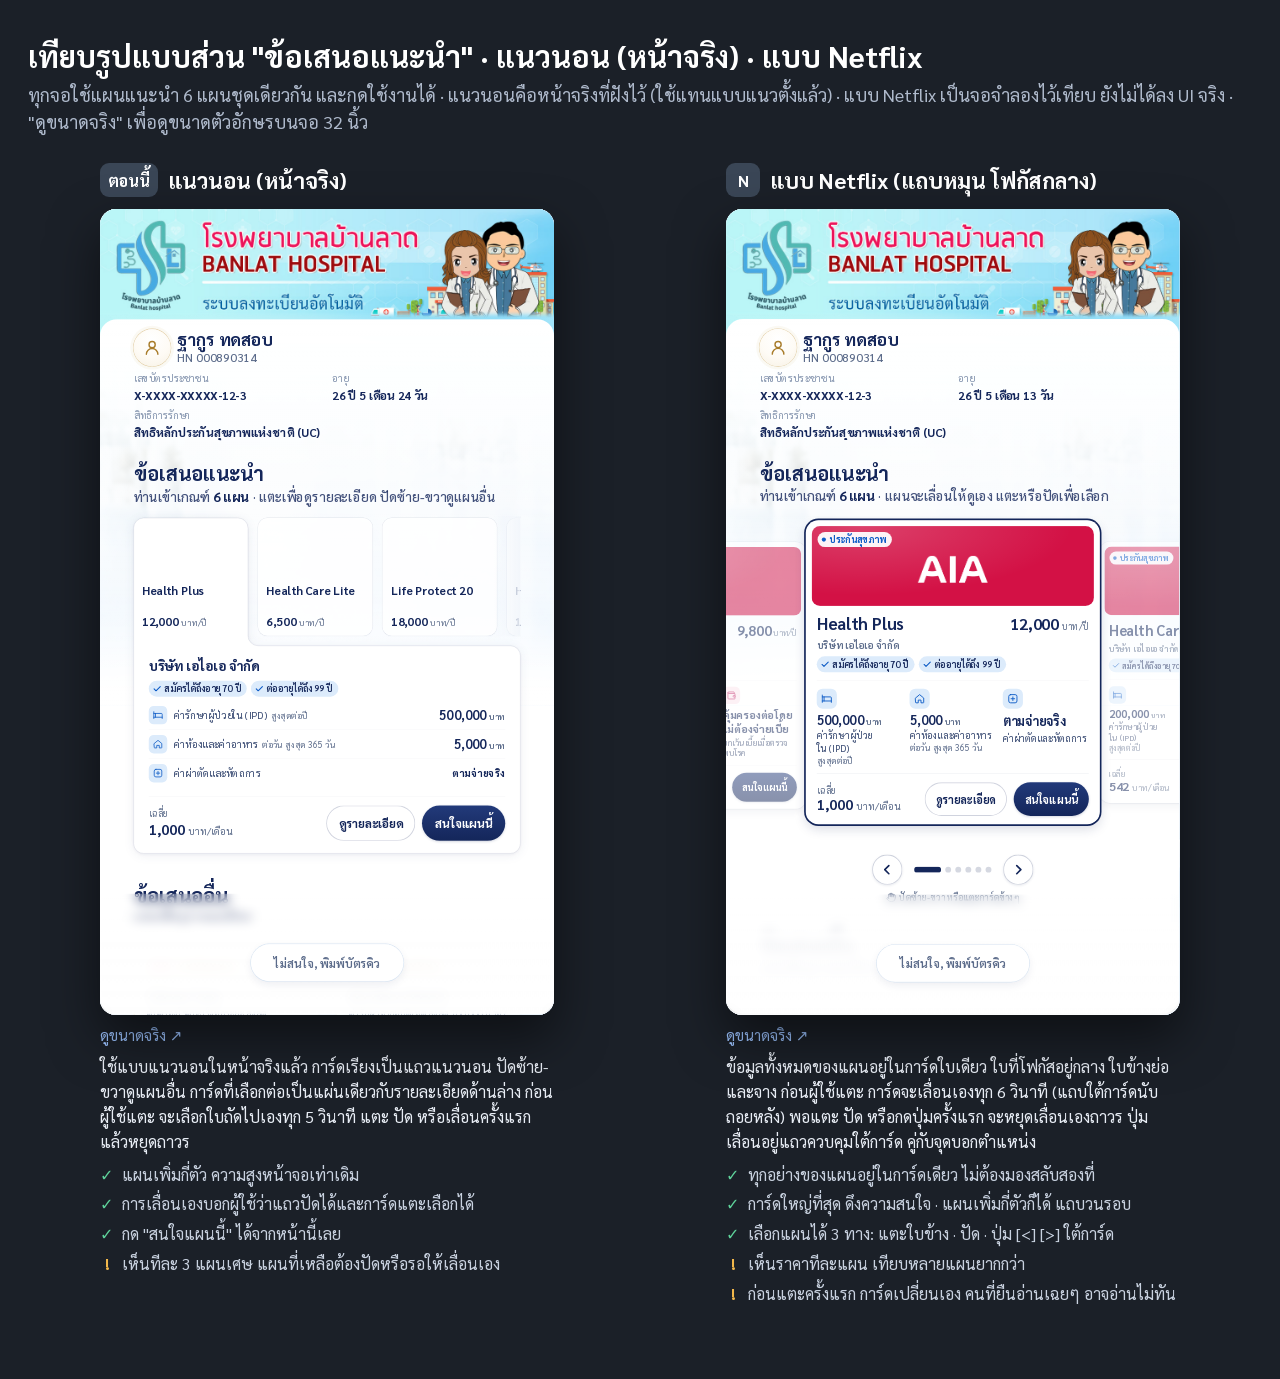
<file: rec_options.html>
<!doctype html>
<html lang="th">
<head>
<meta charset="utf-8">
<meta name="viewport" content="width=device-width, initial-scale=1">
<title>เทียบรูปแบบ — ข้อเสนอแนะนำ (แนวตั้ง · แนวนอน · แบบ Netflix)</title>
<link rel="preload" href="fonts/sarabun-700-thai.woff2" as="font" type="font/woff2" crossorigin>
<link rel="preload" href="fonts/sarabun-600-thai.woff2" as="font" type="font/woff2" crossorigin>
<link rel="stylesheet" href="fonts/sarabun.css">
<!-- หน้าเทียบรูปแบบส่วน "ข้อเสนอแนะนำ" ของหน้าเลือกแบบประกัน — ตัวอย่างไว้เปรียบเทียบ ยังไม่ได้ลง UI จริง
     แบบปัจจุบัน = หน้าจริง insurance.html ฝังผ่าน iframe (?s=select · ปิดกลับหน้าแรกอัตโนมัติ · ปิดเสียง)
     แนวนอน / แบบ Netflix = จอจำลองในหน้านี้ ข้อมูลแผนดึงจาก insurance.html (PLANS_REC 6 แผน · COVER · TERMS)
     ?full=H|N = ดูจอเดียวเต็มความสูง -->
<style>
*{box-sizing:border-box;margin:0;padding:0}
/* ---------- สไตล์พื้นฐานของจอในขั้นตอนประกัน (ดึงจาก insurance.html) ---------- */
:root{
  --ink:#14265A; --ink-muted:#5B6B8A; --ink-soft:#8494AE;
  --blue:#1E7BE0; --blue-deep:#0D5BC6; --blue-light:#5FB2FF; --blue-050:#EAF3FD;
  --green:#1E9C78; --green-050:#E8F7F2;
  --amber:#B45309; --amber-050:#FEF5E7;
  --red:#D92D20; --red-050:#FEF3F2;
  --line:#D7E4F2; --card:rgba(255,255,255,.93);
  
  --gutter:80px;   
}
.pp{position:absolute;inset:0;background:#EAF2FB url("bg_home.png") center/cover no-repeat;color:var(--ink)}
.pp .scroll{position:absolute;left:0;right:0;top:586px;bottom:0;overflow-y:auto;overflow-x:hidden;scrollbar-width:none;overscroll-behavior:contain;-webkit-mask-image:linear-gradient(180deg,transparent 0,#000 16px);mask-image:linear-gradient(180deg,transparent 0,#000 16px)}
.pp .scroll::-webkit-scrollbar{display:none}
.pp .who{position:absolute;left:0;right:0;top:262px;z-index:3;display:flex;flex-direction:column;gap:12px;padding:24px var(--gutter) 24px}
.pp .veil{position:absolute;left:0;right:0;top:262px;bottom:0;z-index:0;pointer-events:none;border-radius:40px 40px 0 0;background:linear-gradient(180deg,rgba(255,255,255,1.000) 0px,rgba(255,255,255,0.993) 53px,rgba(255,255,255,0.974) 107px,rgba(255,255,255,0.945) 160px,rgba(255,255,255,0.909) 213px,rgba(255,255,255,0.868) 267px,rgba(255,255,255,0.825) 320px,rgba(255,255,255,0.782) 373px,rgba(255,255,255,0.741) 427px,rgba(255,255,255,0.705) 480px,rgba(255,255,255,0.676) 533px,rgba(255,255,255,0.657) 587px,rgba(255,255,255,0.650) 640px,rgba(255,255,255,0.665) 675px,rgba(255,255,255,0.705) 710px,rgba(255,255,255,0.761) 745px,rgba(255,255,255,0.825) 780px,rgba(255,255,255,0.889) 815px,rgba(255,255,255,0.945) 850px,rgba(255,255,255,0.985) 885px,rgba(255,255,255,1.000) 920px) 0 0/100% 920px no-repeat,linear-gradient(#fff,#fff) 0 920px/100% calc(100% - 920px) no-repeat}
.pp .who .id{display:flex;align-items:center;gap:16px}
.pp .who .av{width:88px;height:88px;border-radius:50%;flex:none;display:grid;place-items:center;background:radial-gradient(circle at 50% 28%,#FFFFFF 0%,#FEFBF5 55%,#F7F1E4 100%);box-shadow:0 0 0 1.5px rgba(191,145,58,.42),0 0 0 8px rgba(191,145,58,.06)}
.pp .who .av svg{width:44px;height:44px;stroke:#A87C2A}
.pp .who .nm{font-size:40px;font-weight:700;height:44px;line-height:44px;white-space:nowrap}
.pp .who .hn{font-size:28px;font-weight:500;color:var(--ink-muted);height:44px;line-height:44px;white-space:nowrap}
.pp .who .kv{display:flex;gap:24px}
.pp .who .kv div{flex:1;min-width:0;display:flex;flex-direction:column;gap:4px}
.pp .who .kv span{font-size:24px;color:var(--ink-soft);height:32px;line-height:32px;white-space:nowrap}
.pp .who .rgt b{overflow:hidden;text-overflow:ellipsis}
.pp .who .kv b{font-size:28px;font-weight:700;height:40px;line-height:40px;white-space:nowrap;font-variant-numeric:tabular-nums}
.pp .hd h2{font-size:48px;font-weight:700;line-height:68px;white-space:nowrap}
.pp .hd p{font-size:32px;font-weight:500;color:rgba(20,38,90,.8);white-space:nowrap}
.pp .foot{position:absolute;left:0;right:0;bottom:0;height:288px;z-index:3;pointer-events:none;display:flex;align-items:flex-end;justify-content:center;padding:0 var(--gutter) 80px}
.pp .foot::before{content:"";position:absolute;inset:0;z-index:-1;pointer-events:none;background:linear-gradient(180deg,rgba(255,255,255,0) 0,rgba(255,255,255,.3) 32px,rgba(255,255,255,.66) 60px,rgba(255,255,255,.88) 84px,rgba(255,255,255,.93) 96px,rgba(255,255,255,.95) 100%);-webkit-backdrop-filter:blur(14px);backdrop-filter:blur(14px);-webkit-mask-image:linear-gradient(180deg,transparent 0,#000 96px);mask-image:linear-gradient(180deg,transparent 0,#000 96px)}
.pp .cancel{pointer-events:auto;height:88px;border-radius:99px;display:flex;align-items:center;gap:16px;padding:0 56px;border:0;cursor:pointer;font:inherit;font-size:28px;font-weight:600;color:var(--ink-muted);background:#fff;box-shadow:inset 0 1px 0 #fff,0 0 0 1.5px var(--line),0 8px 20px rgba(20,38,90,.08);transition:transform .2s cubic-bezier(.2,.8,.2,1),box-shadow .2s}
.pp .cancel:active{transform:scale(.97);box-shadow:0 0 0 2px var(--ink-soft),0 4px 10px rgba(20,38,90,.1)}
.bannerFade{position:absolute;left:0;top:196px;width:1080px;height:804px;z-index:0;pointer-events:none;background:linear-gradient(180deg,rgba(178,238,244,0.000) 0px,rgba(181,238,245,0.000) 20px,rgba(186,239,246,0.000) 40px,rgba(190,240,247,0.010) 60px,rgba(191,240,247,0.046) 80px,rgba(197,240,248,0.119) 100px,rgba(204,241,248,0.226) 120px,rgba(210,241,249,0.360) 140px,rgba(214,241,249,0.507) 160px,rgba(215,241,249,0.655) 180px,rgba(217,241,249,0.786) 200px,rgba(220,241,249,0.890) 220px,rgba(224,242,249,0.959) 240px,rgba(227,242,249,0.992) 260px,rgba(228,242,249,1.000) 280px,rgba(228,242,249,1.000) 300px,rgba(229,242,249,1.000) 320px,rgba(230,242,249,1.000) 340px,rgba(231,242,249,1.000) 360px,rgba(232,243,248,1.000) 380px,rgba(233,243,248,1.000) 400px,rgba(234,243,248,1.000) 420px,rgba(234,243,248,1.000) 440px,rgba(234,243,248,1.000) 460px,rgba(234,243,248,1.000) 480px,rgba(235,243,248,1.000) 500px,rgba(235,243,248,1.000) 520px,rgba(236,244,248,1.000) 540px,rgba(236,244,248,1.000) 560px,rgba(237,244,248,1.000) 580px,rgba(237,244,248,1.000) 600px,rgba(237,244,248,1.000) 620px,rgba(237,244,248,1.000) 640px,rgba(237,244,248,1.000) 660px,rgba(237,244,248,1.000) 680px,rgba(237,244,248,1.000) 700px,rgba(238,244,248,1.000) 720px,rgba(238,244,248,1.000) 740px,rgba(238,244,248,1.000) 760px,rgba(238,244,248,1.000) 780px,rgba(238,244,248,1.000) 800px),linear-gradient(90deg,rgb(186, 246, 247) 0px,rgb(185, 245, 246) 180px,rgb(186, 244, 247) 270px,rgb(182, 240, 247) 360px,rgb(177, 237, 247) 450px,rgb(170, 234, 247) 540px,rgb(157, 229, 248) 630px,rgb(145, 224, 247) 720px,rgb(141, 221, 245) 810px,rgb(143, 221, 247) 900px,rgb(141, 219, 248) 990px,rgb(158, 227, 249) 1080px);-webkit-mask-image:linear-gradient(180deg,rgba(0,0,0,1.000) 0px,rgba(0,0,0,0.991) 20px,rgba(0,0,0,0.974) 40px,rgba(0,0,0,0.961) 60px,rgba(0,0,0,0.957) 80px,rgba(0,0,0,0.943) 100px,rgba(0,0,0,0.925) 120px,rgba(0,0,0,0.909) 140px,rgba(0,0,0,0.900) 160px,rgba(0,0,0,0.892) 180px,rgba(0,0,0,0.865) 200px,rgba(0,0,0,0.828) 220px,rgba(0,0,0,0.789) 240px,rgba(0,0,0,0.757) 260px,rgba(0,0,0,0.741) 280px,rgba(0,0,0,0.732) 300px,rgba(0,0,0,0.704) 320px,rgba(0,0,0,0.661) 340px,rgba(0,0,0,0.610) 360px,rgba(0,0,0,0.559) 380px,rgba(0,0,0,0.512) 400px,rgba(0,0,0,0.477) 420px,rgba(0,0,0,0.461) 440px,rgba(0,0,0,0.454) 460px,rgba(0,0,0,0.431) 480px,rgba(0,0,0,0.396) 500px,rgba(0,0,0,0.352) 520px,rgba(0,0,0,0.306) 540px,rgba(0,0,0,0.261) 560px,rgba(0,0,0,0.222) 580px,rgba(0,0,0,0.194) 600px,rgba(0,0,0,0.180) 620px,rgba(0,0,0,0.176) 640px,rgba(0,0,0,0.161) 660px,rgba(0,0,0,0.139) 680px,rgba(0,0,0,0.111) 700px,rgba(0,0,0,0.081) 720px,rgba(0,0,0,0.052) 740px,rgba(0,0,0,0.027) 760px,rgba(0,0,0,0.009) 780px,rgba(0,0,0,0.000) 800px);mask-image:linear-gradient(180deg,rgba(0,0,0,1.000) 0px,rgba(0,0,0,0.991) 20px,rgba(0,0,0,0.974) 40px,rgba(0,0,0,0.961) 60px,rgba(0,0,0,0.957) 80px,rgba(0,0,0,0.943) 100px,rgba(0,0,0,0.925) 120px,rgba(0,0,0,0.909) 140px,rgba(0,0,0,0.900) 160px,rgba(0,0,0,0.892) 180px,rgba(0,0,0,0.865) 200px,rgba(0,0,0,0.828) 220px,rgba(0,0,0,0.789) 240px,rgba(0,0,0,0.757) 260px,rgba(0,0,0,0.741) 280px,rgba(0,0,0,0.732) 300px,rgba(0,0,0,0.704) 320px,rgba(0,0,0,0.661) 340px,rgba(0,0,0,0.610) 360px,rgba(0,0,0,0.559) 380px,rgba(0,0,0,0.512) 400px,rgba(0,0,0,0.477) 420px,rgba(0,0,0,0.461) 440px,rgba(0,0,0,0.454) 460px,rgba(0,0,0,0.431) 480px,rgba(0,0,0,0.396) 500px,rgba(0,0,0,0.352) 520px,rgba(0,0,0,0.306) 540px,rgba(0,0,0,0.261) 560px,rgba(0,0,0,0.222) 580px,rgba(0,0,0,0.194) 600px,rgba(0,0,0,0.180) 620px,rgba(0,0,0,0.176) 640px,rgba(0,0,0,0.161) 660px,rgba(0,0,0,0.139) 680px,rgba(0,0,0,0.111) 700px,rgba(0,0,0,0.081) 720px,rgba(0,0,0,0.052) 740px,rgba(0,0,0,0.027) 760px,rgba(0,0,0,0.009) 780px,rgba(0,0,0,0.000) 800px)}
.pp .banner{position:absolute;left:0;top:0;width:1080px;height:262px;z-index:3;display:block;pointer-events:none}

/* ---------- หน้าเทียบ ---------- */
body{background:#1B2028;color:#E8EDF5;font-family:"Sarabun",system-ui,sans-serif;padding:36px 28px 72px}
.intro{max-width:1540px;margin:0 auto 28px}
.intro h1{font-size:30px;font-weight:700;color:#fff}
.intro .sub{font-size:18px;color:#AEB9CB;margin-top:6px;line-height:1.5}
.opts{max-width:1540px;margin:0 auto;display:grid;grid-template-columns:repeat(auto-fill,minmax(470px,1fr));gap:48px 28px;justify-items:center}
.opt{width:454px}
.opt > h2{font-size:22px;font-weight:700;color:#fff;display:flex;align-items:center;gap:10px;margin-bottom:12px}
.opt > h2 .k{min-width:34px;height:34px;padding:0 8px;border-radius:9px;background:#3A4656;display:grid;place-items:center;font-size:16px}
.frame{--s:.42;width:calc(1080px * var(--s));height:calc(1920px * var(--s));position:relative;overflow:hidden;border-radius:16px;box-shadow:0 22px 50px rgba(0,0,0,.5);background:#EAF2FB}
.frame .pp{inset:auto;left:0;top:0;width:1080px;height:1920px;transform:scale(var(--s));transform-origin:0 0}
.frame iframe{display:block;width:100%;height:100%;border:0}
.opt .full{display:inline-block;margin-top:10px;font-size:15px;color:#9CC3FF;text-decoration:none}
.why{margin-top:10px;font-size:16px;line-height:1.55;color:#C9D2E0}
.why > p{color:#E8EDF5}
.why ul{list-style:none;margin-top:8px;display:grid;gap:5px}
.why li{padding-left:22px;position:relative}
.why li.y::before{content:"✓";position:absolute;left:0;color:#5FD39B;font-weight:700}
.why li.n::before{content:"!";position:absolute;left:5px;color:#F2B84B;font-weight:700}
body.fullmode{padding:0;min-height:100vh;display:grid;place-items:center;background:#111}
body.fullmode .intro,body.fullmode .opt > :not(.frame){display:none}
body.fullmode .opts{display:block}
body.fullmode .opt{width:auto}
body.fullmode .frame{border-radius:0}

/* ---------- ชิ้นส่วนร่วม ---------- */
.pp .rec{position:relative;padding:8px var(--gutter) 16px}
.pp .rec .hd{margin-bottom:28px}
.pp .rec .hd p b{color:var(--ink)}
.pp .more{padding:48px var(--gutter) 336px}
.ty{display:inline-flex;align-items:center;gap:8px;padding:4px 14px 4px 10px;border-radius:99px;background:rgba(255,255,255,.94);
  font-size:20px;font-weight:700;color:var(--deep);white-space:nowrap}
.ty::before{content:"";width:10px;height:10px;border-radius:50%;background:currentColor}
/* ภาพปก = พื้นสีแบรนด์บริษัทประกัน + โลโก้สีขาวตรงกลาง · โลโก้มีที่นี่ที่เดียว */
.ph{position:relative;border-radius:16px;overflow:hidden;background:radial-gradient(120% 140% at 18% 0%,rgba(255,255,255,.20),rgba(255,255,255,0) 62%),var(--brand)}
.ph .brand{position:absolute;left:50%;top:54%;height:var(--lh,44px);width:auto;transform:translate(-50%,-50%);pointer-events:none;-webkit-user-drag:none;filter:brightness(0) invert(1)}
.ph .ty{position:absolute;left:10px;top:10px}
.wt{display:inline-flex;align-items:center;gap:8px;font-size:24px;font-weight:600;color:#7A5717}
.wt svg{width:26px;height:26px;stroke:#A87C2A}
/* แผงรายละเอียดเต็มกว้าง: โลโก้ + บริษัท · ป้ายอายุ · ตัวเลขเด่น 3 ข้อ · เฉลี่ยรายเดือน + ปุ่ม */
.det{background:#fff;padding:28px 36px 30px}
.det h3{display:flex;align-items:center;gap:14px;font-size:32px;font-weight:700}
.lg{width:52px;height:52px;border-radius:50%;flex:none;position:relative;overflow:hidden;background:#fff;
  box-shadow:0 0 0 1.5px rgba(191,145,58,.42),0 0 0 5px rgba(191,145,58,.06)}
.lg img{position:absolute;inset:8px;width:36px;height:36px;object-fit:contain}
.fit{margin-top:14px;display:flex;flex-wrap:wrap;gap:8px 10px}
.fit span{display:inline-flex;align-items:center;gap:6px;padding:5px 14px 5px 9px;border-radius:99px;background:var(--tint);font-size:22px;font-weight:600;white-space:nowrap}
.fit svg{width:22px;height:22px;stroke:var(--deep)}
.ben{display:grid;grid-template-columns:repeat(3,1fr);gap:24px;margin-top:24px}
.ben > div{display:flex;flex-direction:column;min-width:0}
.ben i{width:48px;height:48px;border-radius:14px;display:grid;place-items:center;background:var(--tint);margin-bottom:10px}
.ben i svg{width:26px;height:26px;stroke:var(--deep)}
.ben strong{font-size:36px;font-weight:700;line-height:1.1;font-variant-numeric:tabular-nums;white-space:nowrap}
.ben strong em{font-style:normal;font-size:22px;font-weight:600;margin-left:6px;color:var(--ink-muted)}
.ben strong.t{font-size:28px;line-height:1.25;white-space:normal}
.ben span{margin-top:6px;font-size:23px;line-height:1.3;color:#34466F;text-wrap:pretty}
.ben small{font-size:21px;line-height:1.3;color:var(--ink-muted)}
.buy{display:flex;align-items:center;gap:16px;margin-top:22px;padding-top:20px;border-top:1px solid rgba(20,38,90,.08)}
.buy .mo{flex:1;font-size:24px;color:var(--ink-muted);white-space:nowrap}
.buy .mo{display:flex;flex-direction:column;line-height:1.2}   /* 2 บรรทัด: ป้าย "เฉลี่ย" / ตัวเลข + หน่วย · เหลือที่ให้ปุ่ม */
.buy .mo small{font-size:22px}
.buy .mo b{font-size:34px;font-weight:700;color:var(--ink);margin-right:8px;font-variant-numeric:tabular-nums}
.btn{height:84px;padding:0 30px;border:0;border-radius:99px;font:inherit;font-size:28px;font-weight:700;cursor:pointer;white-space:nowrap;color:var(--ink)}
.btn.sec{background:#fff;box-shadow:inset 0 0 0 2px rgba(20,38,90,.2)}
.btn.pri{color:#fff;background:linear-gradient(180deg,#223A7A 0%,var(--ink) 100%);box-shadow:0 2px 6px rgba(20,38,90,.2)}
.sheet{filter:drop-shadow(0 0 1px rgba(20,38,90,.24)) drop-shadow(0 1px 2px rgba(20,38,90,.06)) drop-shadow(0 4px 12px rgba(20,38,90,.08))}
.arw{position:absolute;z-index:20;width:60px;height:60px;border-radius:50%;border:0;display:grid;place-items:center;cursor:pointer;
  background:#fff;box-shadow:0 0 0 1px rgba(20,38,90,.12),0 4px 12px rgba(20,38,90,.16)}
.arw svg{width:30px;height:30px;stroke:var(--ink)}
.arw[hidden]{display:none}

/* ---------- H · แนวนอน: แถวการ์ดด้านบน (ปัดซ้าย-ขวา) + แผงรายละเอียดเต็มกว้างด้านล่าง
   การ์ดที่เลือก + แผง = แผ่นขาวผืนเดียว วาดเป็นรูปทรงเดียวด้วย SVG (.sheetbg) อยู่ด้านหลัง (วิธีเดียวกับแบบแนวตั้ง)
   ขอบนอกมุมโค้ง 24 · รอยต่อมุมเว้า 24 · เส้นขอบ + เงาวาดรอบรูปทรงรวม ไม่มีตะเข็บ
   แตะเปลี่ยนแผน = รูปทรงค่อยๆ เลื่อนไปหาการ์ดใหม่ · ปัดแถว = รูปทรงเลื่อนตามการ์ดที่เลือก ---------- */
.oH .wrap{position:relative}
.oH .sheetbg{position:absolute;left:0;top:0;width:100%;height:100%;overflow:visible;pointer-events:none;z-index:0;
  filter:drop-shadow(0 1px 2px rgba(20,38,90,.06)) drop-shadow(0 4px 12px rgba(20,38,90,.08))}
.oH .sheetbg path{fill:#fff;stroke:rgba(20,38,90,.11);stroke-width:1.5;transition:d .38s cubic-bezier(.3,.7,.2,1)}
.oH .rowbox{position:relative;z-index:1}
.oH .strip{position:relative;display:flex;align-items:stretch;gap:24px;overflow-x:auto;scroll-snap-type:x mandatory;scrollbar-width:none;
  padding:4px 0 8px;touch-action:pan-x pan-y}
.oH .strip::-webkit-scrollbar{display:none}
/* การ์ด = หัวเรื่อง: ภาพ (ป้ายประเภท) + ชื่อแผน + เบี้ย · 3 ใบเต็ม + ใบที่ 4 โผล่ให้รู้ว่าปัดต่อได้ */
.oH .card{position:relative;flex:0 0 272px;scroll-snap-align:start;display:flex;flex-direction:column;border:0;padding:12px;font:inherit;text-align:left;cursor:pointer;color:var(--ink);
  border-radius:22px;background:rgba(255,255,255,.8);box-shadow:0 0 0 1px rgba(20,38,90,.10),0 1px 3px rgba(20,38,90,.07);
  transition:transform .2s cubic-bezier(.2,.8,.2,1);-webkit-user-drag:none;user-select:none}
.oH .card:active{transform:scale(.98)}
.oH .card.on{background:transparent;box-shadow:none}   /* พื้น/ขอบ/เงาของใบที่เลือกมาจากแผ่น SVG */
.oH .card.on:active{transform:none}
.oH .card .ph{height:130px;--lh:42px}
.oH .card .ck{position:absolute;top:10px;right:10px;width:42px;height:42px;border-radius:50%;display:none;place-items:center;background:var(--ink);box-shadow:0 0 0 3px #fff}
.oH .card.on .ck{display:grid}
.oH .card .ck svg{width:24px;height:24px;stroke:#fff}
.oH .card .cap{flex:1;padding:12px 8px 4px;display:flex;flex-direction:column;gap:4px}
.oH .card .cap b{font-size:28px;font-weight:700;line-height:1.25;text-wrap:pretty}   /* ชื่อยาวตัดบรรทัดได้ ไม่ตัด "…" · การ์ดทุกใบสูงเท่ากัน */
.oH .card .cap .p{margin-top:auto;font-size:21px;color:var(--ink-muted);white-space:nowrap}
.oH .card .cap .p strong{font-size:28px;font-weight:700;color:var(--ink);margin-right:6px;font-variant-numeric:tabular-nums}
.oH .fadeR{position:absolute;right:0;top:0;bottom:8px;width:64px;pointer-events:none;background:linear-gradient(90deg,rgba(242,246,251,0),rgba(242,246,251,.95))}
.oH .fadeR[hidden]{display:none}
/* แผงรายละเอียด: ห่างการ์ด 24 (padding ล่างแถว 8 + 16) · พื้นมาจากแผ่น SVG · เนื้อหาเปลี่ยนแบบจางเข้า */
.oH .det{position:relative;z-index:1;margin-top:16px;background:transparent;border-radius:0;transition:opacity .22s}
.oH .det.swap{opacity:0;transition:none}
@media (prefers-reduced-motion:reduce){.oH .sheetbg path,.oH .det{transition:none}}

/* ---------- N · แบบ Netflix: แถบหมุน ใบที่โฟกัสอยู่กลาง (ใหญ่) ใบข้างย่อ/จาง · ข้อมูลทั้งหมดของแผนอยู่ในการ์ดใบเดียว
   เลื่อนเองทุก 6 วิ · ปัด/แตะใบข้าง/ลูกศรได้ · แตะแล้วหยุดเลื่อนเอง 15 วิ ---------- */
.oN .stage{position:relative;height:800px;margin:0 calc(var(--gutter) * -1);overflow:hidden;touch-action:pan-y;cursor:grab}
.oN .slide{position:absolute;left:50%;top:10px;width:700px;margin-left:-350px;display:flex;flex-direction:column;padding:14px;
  color:var(--ink);border-radius:30px;background:#fff;cursor:pointer;
  box-shadow:0 0 0 1px rgba(20,38,90,.10),0 2px 4px rgba(20,38,90,.06),0 10px 24px rgba(20,38,90,.10);
  transition:transform .5s cubic-bezier(.3,.7,.2,1),opacity .5s}
.oN .stage.drag .slide{transition:none}
.oN .slide.cur{cursor:default;box-shadow:0 0 0 4px var(--ink),0 10px 28px rgba(20,38,90,.18)}
.oN .slide .ph{height:190px;border-radius:20px;--lh:64px}
.oN .slide .ph .ty{font-size:22px;left:14px;top:14px}
/* หัวการ์ด: ชื่อแผน + เบี้ยรายปี */
.oN .slide .hdr{display:flex;align-items:baseline;justify-content:space-between;gap:16px;padding:16px 12px 0}
.oN .slide .hdr b{font-size:40px;font-weight:700;line-height:1.2}
.oN .slide .hdr .p{font-size:22px;color:var(--ink-muted);white-space:nowrap;text-align:right}
.oN .slide .hdr .p strong{font-size:38px;font-weight:700;color:var(--ink);line-height:1.1;margin-right:6px;font-variant-numeric:tabular-nums}   /* เบี้ยกับหน่วยบรรทัดเดียว */
/* เนื้อการ์ด: บริษัท · ป้ายอายุ · ตัวเลขเด่น 3 ข้อ · เฉลี่ยรายเดือน + ปุ่ม */
.oN .slide .bd{padding:0 12px 6px}
.oN .slide .co{display:flex;align-items:center;gap:12px;margin-top:12px;font-size:24px;font-weight:600;color:var(--ink-muted)}
.oN .slide .co .lg{width:44px;height:44px}
.oN .slide .co .lg img{inset:7px;width:30px;height:30px}
.oN .slide .fit{margin-top:12px}
.oN .slide .ben{margin-top:20px;gap:16px;padding-top:18px;border-top:1px solid rgba(20,38,90,.08)}
.oN .slide .ben strong{font-size:30px}
.oN .slide .ben strong em{font-size:20px;margin-left:5px}   /* 30px + หน่วย 20px บรรทัดเดียว · หลักล้านยังพอดีคอลัมน์ ~204 */
.oN .slide .buy{margin-top:18px}
.oN .slide .btn{height:80px;padding:0 26px;font-size:26px}
/* ปุ่มเลื่อน: แถวควบคุมใต้การ์ด [<] จุดบอกตำแหน่ง [>] · ไม่ทับการ์ดข้าง ไม่ชิดขอบจอ · 72px ≈ 27 มม. บนจอ 32" */
.oN .ctl{display:flex;align-items:center;justify-content:center;gap:28px;margin:6px 0 16px}
.oN .ctl .arw{position:static;width:72px;height:72px;box-shadow:inset 0 0 0 2px rgba(20,38,90,.22),0 2px 6px rgba(20,38,90,.10);transition:transform .15s}
.oN .ctl .arw svg{width:36px;height:36px}
.oN .ctl .arw:active{transform:scale(.94)}
/* จุดบอกตำแหน่ง · จุดปัจจุบันเป็นแถบยาว มีแถบเวลานับถอยหลังก่อนเลื่อนเอง (หยุดเมื่อผู้ใช้แตะ) */
.oN .dots{display:flex;justify-content:center;align-items:center;gap:10px}
.oN .dots i{position:relative;width:14px;height:14px;border-radius:99px;background:rgba(20,38,90,.18);overflow:hidden;transition:width .3s}
.oN .dots i.cur{width:64px}
.oN .dots i.cur::after{content:"";position:absolute;inset:0;background:var(--ink);transform-origin:0 50%;animation:nfbar var(--dur,6s) linear forwards}
.oN .dots.paused i.cur::after{animation:none;transform:none}
@keyframes nfbar{from{transform:scaleX(0)}to{transform:scaleX(1)}}
.oN .hint{display:flex;justify-content:center;align-items:center;gap:8px;font-size:22px;color:var(--ink-muted)}
.oN .hint svg{width:24px;height:24px;stroke:var(--ink-muted)}
</style>
</head>
<body>

<header class="intro">
  <h1>เทียบรูปแบบส่วน "ข้อเสนอแนะนำ" · แนวนอน (หน้าจริง) · แบบ Netflix</h1>
  <p class="sub">ทุกจอใช้แผนแนะนำ 6 แผนชุดเดียวกัน และกดใช้งานได้ · แนวนอนคือหน้าจริงที่ฝังไว้ (ใช้แทนแบบแนวตั้งแล้ว) · แบบ Netflix เป็นจอจำลองไว้เทียบ ยังไม่ได้ลง UI จริง · "ดูขนาดจริง" เพื่อดูขนาดตัวอักษรบนจอ 32 นิ้ว</p>
</header>

<main class="opts" id="opts"></main>

<script>
const DATA = {"PLANS_REC":[{"co":"C","tag":"ประกันสุขภาพ","name":"Health Plus","cov":"ค่ารักษาผู้ป่วยใน สูงสุด 500,000 บาท/ปี","pr":"12,000"},{"co":"C","tag":"ประกันสุขภาพ","name":"Health Care Lite","cov":"ค่ารักษาผู้ป่วยใน สูงสุด 200,000 บาท/ปี","pr":"6,500"},{"co":"C","tag":"ประกันชีวิต","name":"Life Protect 20","cov":"ทุนประกัน 1,000,000 บาท ระยะ 20 ปี","pr":"18,000"},{"co":"C","tag":"ประกันสุขภาพ","name":"Health Prime","cov":"ค่ารักษาผู้ป่วยใน สูงสุด 1,000,000 บาท/ปี","pr":"19,500"},{"co":"C","tag":"ประกันอุบัติเหตุ","name":"Accident Care Plus","cov":"ค่ารักษาจากอุบัติเหตุ สูงสุด 50,000 บาท/ครั้ง","pr":"1,200"},{"co":"C","tag":"ประกันโรคร้ายแรง","name":"CI Protect 50","cov":"จ่ายเงินก้อนเมื่อตรวจพบ 50 โรคร้ายแรง","pr":"9,800"}],"COVER":{"Health Plus":[["ค่ารักษาผู้ป่วยใน (IPD)","สูงสุดต่อปี","500,000 บาท"],["ค่าห้องและค่าอาหาร","ต่อวัน สูงสุด 365 วัน","5,000 บาท"],["ค่าผ่าตัดและหัตถการ","","ตามจ่ายจริง"],["ค่ารักษาผู้ป่วยนอกหลังออกจากโรงพยาบาล","ภายใน 30 วัน","จ่ายจริง"]],"Health Care Lite":[["ค่ารักษาผู้ป่วยใน (IPD)","สูงสุดต่อปี","200,000 บาท"],["ค่าห้องและค่าอาหาร","ต่อวัน สูงสุด 180 วัน","2,500 บาท"],["ค่าผ่าตัดและหัตถการ","ต่อครั้ง","50,000 บาท"]],"Life Protect 20":[["ทุนประกันชีวิต","กรณีเสียชีวิตทุกกรณี","1,000,000 บาท"],["ทุพพลภาพถาวรสิ้นเชิง","","1,000,000 บาท"],["ระยะเวลาคุ้มครอง","","20 ปี"],["ระยะเวลาชำระเบี้ย","","10 ปี"]],"Health Prime":[["ค่ารักษาผู้ป่วยใน (IPD)","สูงสุดต่อปี","1,000,000 บาท"],["ค่าห้องและค่าอาหาร","ต่อวัน สูงสุด 365 วัน","8,000 บาท"],["ค่าผ่าตัดและหัตถการ","","ตามจ่ายจริง"],["ค่ารักษาผู้ป่วยนอก (OPD)","ต่อครั้ง","2,000 บาท"]],"Accident Care Plus":[["ค่ารักษาจากอุบัติเหตุ","ต่อครั้ง","50,000 บาท"],["เสียชีวิต / ทุพพลภาพจากอุบัติเหตุ","","300,000 บาท"],["ชดเชยรายได้ระหว่างนอนโรงพยาบาล","ต่อวัน","500 บาท"]],"CI Protect 50":[["ตรวจพบโรคร้ายแรง 50 โรค","จ่ายเงินก้อนครั้งเดียว","1,500,000 บาท"],["ตรวจพบโรคร้ายแรงระยะเริ่มต้น","","375,000 บาท"],["ยกเว้นเบี้ยเมื่อตรวจพบโรค","","คุ้มครองต่อโดยไม่ต้องจ่ายเบี้ย"]],"Cancer Care":[["ตรวจพบมะเร็งระยะเริ่มต้น","จ่ายครั้งเดียว","250,000 บาท"],["ตรวจพบมะเร็งระยะลุกลาม","จ่ายครั้งเดียว","1,000,000 บาท"],["ค่ายาเคมีบำบัด / รังสีรักษา","","ตามจ่ายจริง"]],"Accident Shield":[["ค่ารักษาจากอุบัติเหตุ","ต่อครั้ง","100,000 บาท"],["เสียชีวิต / ทุพพลภาพจากอุบัติเหตุ","","500,000 บาท"],["ชดเชยรายได้ระหว่างนอนโรงพยาบาล","ต่อวัน","1,000 บาท"]],"Critical Illness 30":[["ตรวจพบโรคร้ายแรง 30 โรค","จ่ายเงินก้อนครั้งเดียว","1,000,000 บาท"],["ตรวจพบโรคร้ายแรงระยะเริ่มต้น","","250,000 บาท"],["ยกเว้นเบี้ยหลังตรวจพบ","","มี"]],"Saving Life 15":[["ทุนประกันชีวิต","","300,000 บาท"],["เงินคืนระหว่างสัญญา","ทุก 3 ปี","2% ของทุน"],["เงินครบกำหนดสัญญา","ปีที่ 15","120% ของทุน"],["ลดหย่อนภาษี","ตามที่กฎหมายกำหนด","สูงสุด 100,000 บาท"]],"OPD Care":[["ค่ารักษาผู้ป่วยนอก (OPD)","ต่อครั้ง","1,500 บาท"],["จำนวนครั้งที่คุ้มครอง","ต่อปี","30 ครั้ง"],["ค่ายาและเวชภัณฑ์","","รวมในวงเงินต่อครั้ง"]],"Senior Health 60+":[["ค่ารักษาผู้ป่วยใน (IPD)","สูงสุดต่อปี","300,000 บาท"],["ค่าห้องและค่าอาหาร","ต่อวัน","3,000 บาท"],["ตรวจสุขภาพประจำปี","","1 ครั้ง/ปี"]],"Life Care 99":[["ทุนประกันชีวิต","คุ้มครองถึงอายุ 99 ปี","500,000 บาท"],["เงินครบกำหนดสัญญา","เมื่ออายุ 99 ปี","500,000 บาท"],["ระยะเวลาชำระเบี้ย","","20 ปี"]],"Family Health":[["ค่ารักษาผู้ป่วยใน (IPD)","ต่อคน ต่อปี","300,000 บาท"],["จำนวนสมาชิกที่คุ้มครอง","","สูงสุด 4 คน"],["ค่าห้องและค่าอาหาร","ต่อวัน","3,000 บาท"],["ค่ารักษาผู้ป่วยนอก (OPD)","ต่อครั้ง","1,000 บาท"]]},"TERMS":{"ประกันสุขภาพ":{"age":"แรกเกิด 15 วัน – 70 ปี","term":"1 ปี ต่ออายุได้ถึง 99 ปี","wait":"30 วัน (โรคทั่วไป) · 120 วัน (โรคเฉพาะ)","pay":"รายปี / รายเดือน","ex":["โรคหรืออาการที่เป็นมาก่อนทำประกัน (ต้องแถลงสุขภาพ)","การรักษาเพื่อความงามหรือศัลยกรรมตกแต่ง","การตั้งครรภ์ การคลอดบุตร และภาวะแทรกซ้อน","การบาดเจ็บจากการใช้สารเสพติดหรือแอลกอฮอล์"]},"ประกันชีวิต":{"age":"1 เดือน – 65 ปี","term":"ตามระยะของแบบประกัน","wait":"ไม่มี (คุ้มครองทันทีเมื่ออนุมัติ)","pay":"รายปี / ราย 6 เดือน","ex":["การฆ่าตัวตายภายใน 1 ปีแรกนับจากวันเริ่มสัญญา","การถูกฆาตกรรมโดยผู้รับประโยชน์","การปกปิดข้อมูลสุขภาพที่ควรแถลง"]},"ประกันอุบัติเหตุ":{"age":"6 – 70 ปี","term":"1 ปี ต่ออายุได้","wait":"ไม่มี (คุ้มครองทันที)","pay":"รายปี","ex":["การบาดเจ็บขณะเล่นกีฬาอันตราย เช่น ดำน้ำลึก กระโดดร่ม","การบาดเจ็บขณะเมาสุราหรือใช้สารเสพติด","สงคราม การจลาจล การก่อการร้าย"]},"ประกันโรคร้ายแรง":{"age":"15 วัน – 65 ปี","term":"1 ปี ต่ออายุได้ถึง 85 ปี","wait":"90 วัน นับจากวันเริ่มสัญญา","pay":"รายปี","ex":["โรคร้ายแรงที่ตรวจพบภายในระยะเวลารอคอย","โรคที่เป็นมาก่อนทำประกัน","การติดเชื้อ HIV หรือโรคเอดส์"]}}};
const IC = {
  check:'<path d="M4 12.5 9 17.5 20 6.5"/>',
  chevL:'<path d="m14.5 5.5-6.5 6.5 6.5 6.5"/>', chevR:'<path d="m9.5 5.5 6.5 6.5-6.5 6.5"/>',
  hand:'<path d="M18 11V6a2 2 0 0 0-4 0v5M14 10V4a2 2 0 0 0-4 0v6M10 10.5V6a2 2 0 0 0-4 0v8"/><path d="M18 8a2 2 0 1 1 4 0v6a8 8 0 0 1-8 8h-2c-2.8 0-4.5-.9-6-2.4l-3.6-3.6a2 2 0 0 1 2.8-2.8L7 15"/>',
  user:'<path d="M12 12a4 4 0 1 0 0-8 4 4 0 0 0 0 8Z"/><path d="M4.5 20.5a7.5 7.5 0 0 1 15 0"/>',
  clock:'<circle cx="12" cy="12" r="9"/><path d="M12 7v5.2l3.2 2"/>',
  bed:'<path d="M2 4v16"/><path d="M2 8h18a2 2 0 0 1 2 2v10"/><path d="M2 17h20"/><path d="M6 8v9"/>',
  home:'<path d="M3 10.5 12 3l9 7.5V20a1 1 0 0 1-1 1h-5v-6H9v6H4a1 1 0 0 1-1-1z"/>',
  cross:'<rect x="3" y="3" width="18" height="18" rx="4"/><path d="M12 8v8M8 12h8"/>',
  steth:'<path d="M11 2v2M5 2v2"/><path d="M5 3H4a2 2 0 0 0-2 2v4a6 6 0 0 0 12 0V5a2 2 0 0 0-2-2h-1"/><path d="M8 15a6 6 0 0 0 12 0v-3"/><circle cx="20" cy="10" r="2"/>',
  heart:'<path d="M19 14c1.5-1.5 3-3.2 3-5.5A5.5 5.5 0 0 0 16.5 3c-1.8 0-3 .5-4.5 2-1.5-1.5-2.7-2-4.5-2A5.5 5.5 0 0 0 2 8.5c0 2.3 1.5 4 3 5.5l7 7Z"/>',
  pulse:'<path d="M19 14c1.5-1.5 3-3.2 3-5.5A5.5 5.5 0 0 0 16.5 3c-1.8 0-3 .5-4.5 2-1.5-1.5-2.7-2-4.5-2A5.5 5.5 0 0 0 2 8.5c0 2.3 1.5 4 3 5.5l7 7Z"/><path d="M3.2 12h6.3l.5-1 2 4.5 2-7 1.5 3.5h5.3"/>',
  shield:'<path d="M12 3 5 6v5.5c0 4.3 2.9 8.2 7 9.5 4.1-1.3 7-5.2 7-9.5V6l-7-3Z"/><path d="m9 12 2.2 2.2L15.5 10"/>',
  cal:'<rect x="3" y="4" width="18" height="18" rx="2"/><path d="M16 2v4M8 2v4M3 10h18"/>',
  wallet:'<path d="M19 7V4a1 1 0 0 0-1-1H5a2 2 0 0 0 0 4h15a1 1 0 0 1 1 1v4h-3a2 2 0 0 0 0 4h3a1 1 0 0 0 1-1v-2"/><path d="M3 5v14a2 2 0 0 0 2 2h15a1 1 0 0 0 1-1v-4"/>',
  bandage:'<rect x="2" y="6" width="20" height="12" rx="2"/><path d="M6 6v12M18 6v12M10 10h.01M14 10h.01M10 14h.01M14 14h.01"/>',
};
const svg = (k, w = 2) => `<svg viewBox="0 0 24 24" fill="none" stroke-width="${w}" stroke-linecap="round" stroke-linejoin="round">${IC[k]}</svg>`;
const TINT = {'ประกันสุขภาพ':['#DCEBFB','#0D5BC6'], 'ประกันชีวิต':['#FDF0D9','#B45309'], 'ประกันอุบัติเหตุ':['#FBE6E1','#C2410C'], 'ประกันโรคร้ายแรง':['#FBE3EC','#BE185D']};
const BEN_IC = [[/ผู้ป่วยใน/,'bed'],[/ห้อง/,'home'],[/ผ่าตัด|หัตถการ/,'cross'],[/ผู้ป่วยนอก/,'steth'],[/มะเร็ง|โรคร้ายแรง/,'pulse'],
  [/อุบัติเหตุ/,'bandage'],[/ทุพพลภาพ/,'shield'],[/ชีวิต|เสียชีวิต/,'heart'],[/เงินคืน|ครบกำหนด|เบี้ย|รายได้/,'wallet'],[/ระยะเวลา/,'cal']];
const fitOf = t => { const T = DATA.TERMS[t] || {}, out = [];
  const age = (T.age || '').match(/(\d+)\s*ปี\s*$/); if (age) out.push(`สมัครได้ถึงอายุ ${age[1]} ปี`);
  const rn = (T.term || '').match(/ต่ออายุได้ถึง (\d+) ปี/);
  if (rn) out.push(`ต่ออายุได้ถึง ${rn[1]} ปี`); else { const w = (T.wait || '').match(/^ไม่มี \((.*)\)/); if (w) out.push(w[1]); }
  return out; };
const P = DATA.PLANS_REC.map(p => ({...p, tint: TINT[p.tag][0], deep: TINT[p.tag][1], fit: fitOf(p.tag),
  rows: (DATA.COVER[p.name] || []).slice(0, 3).map(([k, sub, v]) => { const m = v.match(/^([\d,]+)\s*(.*)$/);
    return {k, sub, v, ic: (BEN_IC.find(([re]) => re.test(k)) || [, 'shield'])[1], num: m && m[1], unit: m && m[2]}; })}));
const BRAND = '#D31145';   /* AIA · สีหลักจากโลโก้ (INSURERS[].br ใน insurance.html) */
const vars = p => `--tint:${p.tint};--deep:${p.deep};--brand:${BRAND}`;
const perMonth = p => Math.round(parseInt(String(p.pr).replace(/,/g, ''), 10) / 12).toLocaleString('en-US');
const price = p => p.pend ? `<span class="wt">${svg('clock', 2)}รอผลพิจารณา</span>` : `<strong>${p.pr}</strong>บาท/ปี`;
const ph = (p, h) => `<span class="ph"${h ? ` style="height:${h}px"` : ''}><img class="brand" src="ins_logo_c.png" alt="AIA"><span class="ty">${p.tag}</span></span>`;
const detail = p => `
  <h3>บริษัท เอไอเอ จำกัด</h3>
  ${p.fit.length ? `<div class="fit">${p.fit.map(f => `<span>${svg('check', 2.8)}${f}</span>`).join('')}</div>` : ''}
  <div class="ben">${p.rows.map(r => `<div><i>${svg(r.ic)}</i>${r.num ? `<strong>${r.num}${r.unit ? `<em>${r.unit}</em>` : ''}</strong>`
    : `<strong class="t">${r.v}</strong>`}<span>${r.k}</span>${r.sub ? `<small>${r.sub}</small>` : ''}</div>`).join('')}</div>
  <div class="buy"><span class="mo">${p.pend ? 'รอผลพิจารณา' : `<small>เฉลี่ย</small><span><b>${perMonth(p)}</b>บาท/เดือน</span>`}</span>
    <button class="btn sec">ดูรายละเอียด</button>${p.pend ? '' : '<button class="btn pri">สนใจแผนนี้</button>'}</div>`;

const WHO = `<div class="who">
  <div class="id"><span class="av">${svg('user', 1.8)}</span><div><div class="nm">ฐากูร ทดสอบ</div><div class="hn">HN 000890314</div></div></div>
  <div class="kv"><div><span>เลขบัตรประชาชน</span><b>X-XXXX-XXXXX-12-3</b></div><div><span>อายุ</span><b>26 ปี 5 เดือน 13 วัน</b></div></div>
  <div class="kv rgt"><div><span>สิทธิการรักษา</span><b>สิทธิหลักประกันสุขภาพแห่งชาติ (UC)</b></div></div></div>`;
const screen = inner => `<div class="pp">
  <img class="banner" src="hdr_banlat.png" alt=""><div class="bannerFade"></div><div class="veil"></div>${WHO}
  <div class="scroll"><div class="stack">${inner}
    <section class="more"><div class="hd"><h2>ข้อเสนออื่น</h2><p>แตะเพื่อดูรายละเอียด</p></div></section></div></div>
  <div class="foot"><button class="cancel">ไม่สนใจ, พิมพ์บัตรคิว</button></div></div>`;

/* ---------- H · แนวนอน ---------- */
/* path รวม "การ์ดที่เลือก (ด้านบน) + แผง (ด้านล่าง)" พิกัดภายใน .wrap · คำสั่งชุดเดียวกันเสมอ (มุมที่ไม่ใช้ = รัศมี 0) ให้ transition ของ d ลื่น
   แผง (x0..x1, y0..y1) · การ์ด (tx0..tx1, ty0..y0) · การ์ดชิดขอบแผง → มุมฝั่งนั้นเป็น 0 = เส้นตรง */
function tabPathH(x0, x1, y0, y1, tx0, tx1, ty0){
  const R = 24, F = 24, n = v => Math.round(v * 10) / 10;
  const w = Math.max(0, tx1 - tx0), rt = Math.min(R, w / 2), dl = Math.max(0, tx0 - x0), dr = Math.max(0, x1 - tx1);
  const fL = Math.min(F, dl / 2), rL = Math.min(R, dl / 2), fR = Math.min(F, dr / 2), rR = Math.min(R, dr / 2);
  return `M${n(tx0+rt)} ${n(ty0)}H${n(tx1-rt)}A${n(rt)} ${n(rt)} 0 0 1 ${n(tx1)} ${n(ty0+rt)}V${n(y0-fR)}A${n(fR)} ${n(fR)} 0 0 0 ${n(tx1+fR)} ${n(y0)}`
    + `H${n(x1-rR)}A${n(rR)} ${n(rR)} 0 0 1 ${n(x1)} ${n(y0+rR)}V${n(y1-R)}A${R} ${R} 0 0 1 ${n(x1-R)} ${n(y1)}H${n(x0+R)}A${R} ${R} 0 0 1 ${n(x0)} ${n(y1-R)}`
    + `V${n(y0+rL)}A${n(rL)} ${n(rL)} 0 0 1 ${n(x0+rL)} ${n(y0)}H${n(tx0-fL)}A${n(fL)} ${n(fL)} 0 0 0 ${n(tx0)} ${n(y0-fL)}V${n(ty0+rt)}A${n(rt)} ${n(rt)} 0 0 1 ${n(tx0+rt)} ${n(ty0)}Z`;
}
const cardH = (q, i, on) => `<button class="card${on ? ' on' : ''}" data-i="${i}" aria-pressed="${on}" style="${vars(q)}">
  <span class="ph"><img class="brand" src="ins_logo_c.png" alt="AIA"><span class="ty">${q.tag}</span><span class="ck">${svg('check', 3)}</span></span>
  <span class="cap"><b>${q.name}</b><span class="p">${price(q)}</span></span></button>`;
function mountH(frame){
  let cur = 0, prog = false, progT = null, target = 0;
  frame.innerHTML = screen(`<section class="rec oH">
    <div class="hd"><h2>ข้อเสนอแนะนำ</h2><p>ท่านเข้าเกณฑ์ <b>${P.length} แผน</b> · แตะแผนเพื่อดูรายละเอียด ปัดซ้าย-ขวาดูแผนอื่น</p></div>
    <div class="wrap">
      <svg class="sheetbg" aria-hidden="true"><path/></svg>
      <div class="rowbox">
        <div class="strip">${P.map((q, i) => cardH(q, i, i === cur)).join('')}</div>
        <span class="fadeR"></span>
      </div>
      <div class="det" aria-live="polite"></div>
    </div></section>`);
  const wrap = frame.querySelector('.wrap'), row = frame.querySelector('.rowbox'), strip = frame.querySelector('.strip'), det = frame.querySelector('.det');
  const path = frame.querySelector('.sheetbg path'), cards = [...strip.children];
  const fade = frame.querySelector('.fadeR');
  const fill = () => { det.setAttribute('style', vars(P[cur])); det.innerHTML = detail(P[cur]); };
  /* วาดแผ่น: ตำแหน่งการ์ดคิดจาก scrollLeft ที่ให้มา (ระหว่างเลื่อนอัตโนมัติใช้ค่าปลายทาง) · ส่วนที่เลื่อนพ้นแถวถูกตัดออก */
  const sync = (animate, sl = strip.scrollLeft) => {
    const c = cards[cur], x0 = 0, x1 = wrap.clientWidth, y0 = det.offsetTop, y1 = y0 + det.offsetHeight;
    const cx = row.offsetLeft + strip.offsetLeft + c.offsetLeft - sl, clamp = v => Math.max(x0, Math.min(x1, v));
    const d = `path("${tabPathH(x0, x1, y0, y1, clamp(cx), clamp(cx + c.offsetWidth), row.offsetTop + strip.offsetTop + c.offsetTop)}")`;
    if (!animate) path.style.transition = 'none';
    path.style.d = d;
    if (!animate){ void path.getBoundingClientRect(); path.style.transition = ''; }
  };
  const arrows = () => { fade.hidden = strip.scrollLeft > strip.scrollWidth - strip.clientWidth - 8; };   /* ขอบขวาจาง = ยังมีแผนต่อ · สุดทางแล้วซ่อน */
  strip.addEventListener('scroll', () => { arrows(); if (!prog) sync(false); });
  /* ตำแหน่งเลื่อนที่ทำให้เห็นการ์ดทั้งใบ (เลือกจากจุด snap = ขอบซ้ายการ์ด) · เห็นครบอยู่แล้ว = ไม่เลื่อน */
  const scrollFor = c => { const sl = strip.scrollLeft, cw = strip.clientWidth, max = strip.scrollWidth - cw, L = c.offsetLeft, R = L + c.offsetWidth;
    if (L >= sl - 1 && R <= sl + cw + 1) return sl;
    const snaps = [...new Set(cards.map(k => Math.min(k.offsetLeft, max)))].filter(s => L >= s - 1 && R <= s + cw + 1);
    return snaps.length ? snaps.reduce((a, b) => Math.abs(b - sl) < Math.abs(a - sl) ? b : a) : Math.min(L, max); };
  const select = i => {
    if (i === cur) return;
    cur = i;
    cards.forEach((c, k) => { c.classList.toggle('on', k === i); c.setAttribute('aria-pressed', k === i); });
    det.classList.add('swap'); fill(); void det.offsetWidth; det.classList.remove('swap');
    target = scrollFor(cards[i]);
    if (Math.abs(target - strip.scrollLeft) > 1){
      prog = true; strip.scrollTo({left: target, behavior: matchMedia('(prefers-reduced-motion: reduce)').matches ? 'auto' : 'smooth'});
      clearTimeout(progT); progT = setTimeout(() => { prog = false; sync(false); }, 650);
    }
    sync(true, target);
  };
  /* เลื่อนเองเมื่อยังไม่มีคนแตะ: ทุก 5 วิ เลือกการ์ดใบถัดไป (แผ่นเลื่อนตาม + แถวเลื่อนให้เห็นทั้งใบ · ใบสุดท้ายวนกลับใบแรก)
     ให้ผู้ใช้เห็นว่าแถวปัดได้และการ์ดแตะเลือกได้ · แตะ/ปัด/เลื่อนครั้งแรก = หยุดเลื่อนเองถาวร ไม่เปลี่ยนการ์ดขณะกำลังอ่าน */
  const AUTO = 5000; let auto = !matchMedia('(prefers-reduced-motion: reduce)').matches, autoT = null;
  const stopAuto = () => { auto = false; clearTimeout(autoT); };
  const autoNext = () => { clearTimeout(autoT); if (auto) autoT = setTimeout(() => { if (!auto || !frame.isConnected) return; select((cur + 1) % P.length); autoNext(); }, AUTO); };
  frame.addEventListener('pointerdown', stopAuto, true);
  frame.addEventListener('wheel', stopAuto, {capture: true, passive: true});
  /* ลากด้วยเมาส์ได้ (บนจอสัมผัสปัดได้เองอยู่แล้ว) · ลากเกิน 6px = ไม่นับเป็นการแตะเลือก */
  let x0 = null, s0 = 0, moved = false;
  const sc = () => parseFloat(getComputedStyle(frame).getPropertyValue('--s')) || 1;
  strip.addEventListener('pointerdown', e => { if (e.pointerType === 'touch') return; x0 = e.clientX; s0 = strip.scrollLeft; moved = false; });
  strip.addEventListener('pointermove', e => { if (x0 === null) return; const dx = (e.clientX - x0) / sc();
    if (!moved && Math.abs(dx) > 6){ moved = true; strip.style.scrollSnapType = 'none'; } if (moved) strip.scrollLeft = s0 - dx; });
  addEventListener('pointerup', () => { if (x0 === null) return; x0 = null;
    if (moved){ const sl = strip.scrollLeft; strip.style.scrollSnapType = ''; strip.scrollLeft = sl; } });
  strip.addEventListener('click', e => { if (moved){ e.stopPropagation(); moved = false; return; } const c = e.target.closest('[data-i]'); if (c) select(+c.dataset.i); }, true);
  /* ขนาดเปลี่ยน (ฟอนต์โหลดเสร็จ · เนื้อหาแผงเปลี่ยน) → วาดใหม่ */
  new ResizeObserver(() => sync(true, prog ? target : strip.scrollLeft)).observe(det);
  fill(); arrows(); sync(false);
  if (document.fonts) document.fonts.ready.then(() => sync(false));
  autoNext();
}

/* ---------- N · แบบ Netflix ---------- */
/* การ์ดใบเดียวครบทุกข้อมูล: ภาพ · ชื่อแผน/เบี้ย · บริษัท · ป้ายอายุ · ตัวเลขเด่น · เฉลี่ยรายเดือน + ปุ่ม */
const slideCard = (p, i) => `<div class="slide" data-i="${i}" role="group" aria-label="${p.name}" style="${vars(p)}">${ph(p, 190)}
  <div class="hdr"><b>${p.name}</b><span class="p">${p.pend ? `<span class="wt">${svg('clock', 2)}รอผลพิจารณา</span>` : `<strong>${p.pr}</strong>บาท/ปี`}</span></div>
  <div class="bd">
    <div class="co">บริษัท เอไอเอ จำกัด</div>
    ${p.fit.length ? `<div class="fit">${p.fit.map(f => `<span>${svg('check', 2.8)}${f}</span>`).join('')}</div>` : ''}
    <div class="ben">${p.rows.map(r => `<div><i>${svg(r.ic)}</i>${r.num ? `<strong>${r.num}${r.unit ? `<em>${r.unit}</em>` : ''}</strong>`
      : `<strong class="t">${r.v}</strong>`}<span>${r.k}</span>${r.sub ? `<small>${r.sub}</small>` : ''}</div>`).join('')}</div>
    <div class="buy"><span class="mo">${p.pend ? 'รอผลพิจารณา' : `<small>เฉลี่ย</small><span><b>${perMonth(p)}</b>บาท/เดือน</span>`}</span>
      <button class="btn sec">ดูรายละเอียด</button>${p.pend ? '' : '<button class="btn pri">สนใจแผนนี้</button>'}</div>
  </div></div>`;
function mountN(frame){
  const DUR = 6000;   /* เลื่อนเองทุก 6 วิ เฉพาะก่อนผู้ใช้แตะครั้งแรก (ดึงความสนใจ) · แตะ/ปัด/กดปุ่มครั้งแรก = หยุดเลื่อนเองถาวร ไม่เปลี่ยนการ์ดขณะกำลังอ่าน */
  let cur = 0, timer = null, paused = false;
  frame.innerHTML = screen(`<section class="rec oN">
    <div class="hd"><h2>ข้อเสนอแนะนำ</h2><p>ท่านเข้าเกณฑ์ <b>${P.length} แผน</b> · แผนจะเลื่อนให้ดูเอง แตะหรือปัดเพื่อเลือก</p></div>
    <div class="stage">${P.map(slideCard).join('')}
      </div>
    <div class="ctl"><button class="arw prev" aria-label="แผนก่อนหน้า">${svg('chevL', 2.6)}</button>
      <div class="dots">${P.map(() => '<i></i>').join('')}</div>
      <button class="arw next" aria-label="แผนถัดไป">${svg('chevR', 2.6)}</button></div>
    <div class="hint">${svg('hand', 1.8)}ปัดซ้าย-ขวา หรือแตะการ์ดข้างๆ</div></section>`);
  const stage = frame.querySelector('.stage'), slides = [...stage.querySelectorAll('.slide')], dots = frame.querySelector('.dots');
  const n = P.length, GAP = 650;   /* ใบข้างโผล่ราว 200px ต่อข้าง */
  const wrap = k => ((k % n) + n) % n;
  const layout = (dx = 0) => slides.forEach((el, i) => {
    let k = wrap(i - cur); if (k > n / 2) k -= n;                       /* ระยะจากใบกลาง แบบวนรอบ */
    const a = Math.abs(k);
    el.style.transform = `translateX(${k * GAP + dx}px) scale(${a === 0 ? 1 : .86})`;
    el.style.opacity = a === 0 ? 1 : a === 1 ? .5 : 0;
    el.style.zIndex = 10 - a; el.classList.toggle('cur', a === 0);
    el.style.pointerEvents = a > 1 ? 'none' : '';
    el.querySelectorAll('button').forEach(b => b.tabIndex = a === 0 ? 0 : -1);   /* ปุ่มกดได้เฉพาะใบกลาง */
  });
  const dotsPaint = () => { [...dots.children].forEach((d, i) => d.classList.toggle('cur', i === cur));
    dots.style.setProperty('--dur', DUR + 'ms'); const c = dots.children[cur]; c.classList.remove('cur'); void c.offsetWidth; c.classList.add('cur'); };
  const go = k => { cur = wrap(k); layout(); dotsPaint(); };
  const tick = () => { clearTimeout(timer); if (!paused) timer = setTimeout(() => { go(cur + 1); tick(); }, DUR); };
  const userAct = () => { paused = true; dots.classList.add('paused'); clearTimeout(timer); };
  frame.querySelector('.prev').onclick = e => { e.stopPropagation(); userAct(); go(cur - 1); };
  frame.querySelector('.next').onclick = e => { e.stopPropagation(); userAct(); go(cur + 1); };
  /* ปัด/ลาก: เลื่อนตามนิ้ว ปล่อยแล้วเกิน 80px = ไปใบถัดไป/ก่อนหน้า · แตะใบข้าง = เลื่อนใบนั้นมากลาง · แตะใบกลาง = หยุดเลื่อนเอง (กำลังอ่าน) */
  let x0 = null, dx = 0;
  const sc = () => parseFloat(getComputedStyle(frame).getPropertyValue('--s')) || 1;
  stage.addEventListener('pointerdown', e => { if (e.target.closest('.arw')) return; x0 = e.clientX; dx = 0; stage.classList.add('drag'); });
  stage.addEventListener('pointermove', e => { if (x0 === null) return; dx = (e.clientX - x0) / sc(); if (Math.abs(dx) > 8) layout(dx); });
  addEventListener('pointerup', e => { if (x0 === null) return; stage.classList.remove('drag'); x0 = null; userAct();
    if (Math.abs(dx) > 80) go(cur + (dx < 0 ? 1 : -1));
    else { const s = e.target.closest && e.target.closest('.slide'); if (s && Math.abs(dx) < 8 && +s.dataset.i !== cur) go(+s.dataset.i); else layout(); } });
  /* ครั้งแรก: วางการ์ดเข้าที่ทันที (ไม่เลื่อนเข้ามา) */
  stage.classList.add('drag'); layout(); void stage.offsetWidth; stage.classList.remove('drag');
  dotsPaint(); tick();
}

/* ---------- ประกอบหน้า ---------- */
const OPTS = [
  {k:'ตอนนี้', title:'แนวนอน (หน้าจริง)', iframe:'insurance.html?s=select&idle=86400&mute=1',
   idea:'ใช้แบบแนวนอนในหน้าจริงแล้ว การ์ดเรียงเป็นแถวแนวนอน ปัดซ้าย-ขวาดูแผนอื่น การ์ดที่เลือกต่อเป็นแผ่นเดียวกับรายละเอียดด้านล่าง ก่อนผู้ใช้แตะ จะเลือกใบถัดไปเองทุก 5 วินาที แตะ ปัด หรือเลื่อนครั้งแรกแล้วหยุดถาวร',
   yes:['แผนเพิ่มกี่ตัว ความสูงหน้าจอเท่าเดิม','การเลื่อนเองบอกผู้ใช้ว่าแถวปัดได้และการ์ดแตะเลือกได้','กด "สนใจแผนนี้" ได้จากหน้านี้เลย'],
   no:['เห็นทีละ 3 แผนเศษ แผนที่เหลือต้องปัดหรือรอให้เลื่อนเอง']},

  {k:'N', title:'แบบ Netflix (แถบหมุน โฟกัสกลาง)', mount: mountN,
   idea:'ข้อมูลทั้งหมดของแผนอยู่ในการ์ดใบเดียว ใบที่โฟกัสอยู่กลาง ใบข้างย่อและจาง ก่อนผู้ใช้แตะ การ์ดจะเลื่อนเองทุก 6 วินาที (แถบใต้การ์ดนับถอยหลัง) พอแตะ ปัด หรือกดปุ่มครั้งแรก จะหยุดเลื่อนเองถาวร ปุ่มเลื่อนอยู่แถวควบคุมใต้การ์ด คู่กับจุดบอกตำแหน่ง',
   yes:['ทุกอย่างของแผนอยู่ในการ์ดเดียว ไม่ต้องมองสลับสองที่','การ์ดใหญ่ที่สุด ดึงความสนใจ · แผนเพิ่มกี่ตัวก็ได้ แถบวนรอบ','เลือกแผนได้ 3 ทาง: แตะใบข้าง · ปัด · ปุ่ม [<] [>] ใต้การ์ด'],
   no:['เห็นราคาทีละแผน เทียบหลายแผนยากกว่า','ก่อนแตะครั้งแรก การ์ดเปลี่ยนเอง คนที่ยืนอ่านเฉยๆ อาจอ่านไม่ทัน']},
];
const full = new URLSearchParams(location.search).get('full'), box = document.getElementById('opts');
OPTS.filter(o => !full || o.k === full).forEach(o => {
  const el = document.createElement('section'); el.className = 'opt';
  el.innerHTML = `<h2><span class="k">${o.k}</span>${o.title}</h2><div class="frame"></div>
    <a class="full" target="_blank" href="${o.iframe ? o.iframe : `?full=${o.k}`}">ดูขนาดจริง ↗</a>
    <div class="why"><p>${o.idea}</p><ul>${o.yes.map(x => `<li class="y">${x}</li>`).join('')}${o.no.map(x => `<li class="n">${x}</li>`).join('')}</ul></div>`;
  box.appendChild(el);
  const frame = el.querySelector('.frame');
  if (o.iframe) frame.innerHTML = `<iframe src="${o.iframe}" title="${o.title}"></iframe>`; else o.mount(frame);
});
if (full){
  document.body.classList.add('fullmode');
  const fitFull = () => document.querySelectorAll('.frame').forEach(fr => fr.style.setProperty('--s', Math.min(innerHeight / 1920, innerWidth / 1080)));
  addEventListener('resize', fitFull); fitFull();
}
</script>
</body>
</html>
</file>
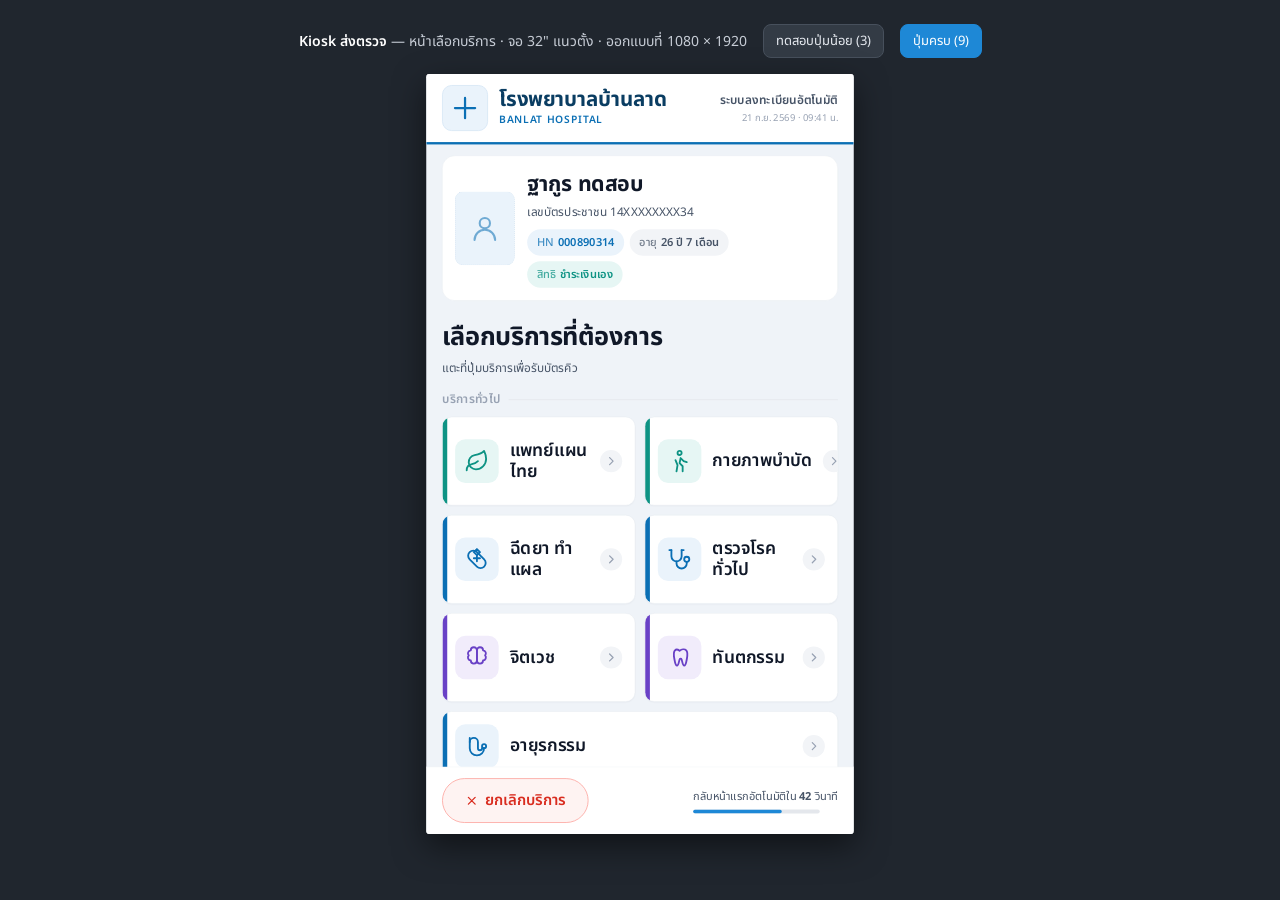
<file: service_draft.html>
<!doctype html>
<html lang="th">
<head>
<meta charset="utf-8">
<meta name="viewport" content="width=device-width, initial-scale=1">
<title>Kiosk ส่งตรวจ — หน้าเลือกบริการ</title>
<link rel="preconnect" href="https://fonts.googleapis.com">
<link rel="preconnect" href="https://fonts.gstatic.com" crossorigin>
<link href="https://fonts.googleapis.com/css2?family=Noto+Sans+Thai:wght@400;500;600;700&display=swap" rel="stylesheet">
<style>
:root{
  /* ---- Design tokens (ใช้ชุดเดียวกับฝั่ง Kotlin) ---- */
  --brand-900:#0A3D62;
  --brand-700:#0B6FB4;
  --brand-500:#1E88D6;
  --brand-050:#EAF3FB;

  --teal-600:#0E9384;
  --teal-050:#E6F6F4;
  --amber-600:#B54708;
  --amber-500:#F79009;
  --amber-050:#FEF3E2;
  --violet-600:#6941C6;
  --violet-050:#F1ECFB;
  --danger-600:#D92D20;

  --ink-900:#101828;
  --ink-600:#475467;
  --ink-400:#98A2B3;
  --line:#E4E7EC;
  --surface:#FFFFFF;
  --canvas:#EFF3F8;

  --r-lg:32px;
  --r-md:24px;
}
*{box-sizing:border-box;margin:0;padding:0}
body{background:#20262E;font-family:"Noto Sans Thai",system-ui,sans-serif;display:flex;flex-direction:column;align-items:center;padding:24px 12px 60px;gap:16px}

.toolbar{color:#C7CDD6;font-size:14px;display:flex;gap:16px;align-items:center;flex-wrap:wrap;justify-content:center}
.toolbar b{color:#fff;font-weight:600}
.toolbar button{font:inherit;font-size:13px;background:#333B45;color:#E6EAF0;border:1px solid #47505C;border-radius:8px;padding:6px 12px;cursor:pointer}
.toolbar button[aria-pressed="true"]{background:var(--brand-500);border-color:var(--brand-500);color:#fff}

/* กรอบจำลองจอ 32" แนวตั้ง 1080x1920 */
.stage{width:1080px;height:1920px;transform-origin:top center;flex:none}
.screen{
  width:1080px;height:1920px;background:var(--canvas);
  display:flex;flex-direction:column;overflow:hidden;
  border-radius:8px;box-shadow:0 30px 80px rgba(0,0,0,.5);
}

/* ---------- Header ---------- */
.header{
  background:var(--surface);
  padding:28px 40px;display:flex;align-items:center;gap:28px;
  border-bottom:6px solid var(--brand-700);flex:none;
}
.logo{width:116px;height:116px;border-radius:24px;background:var(--brand-050);
  display:grid;place-items:center;flex:none;border:2px solid #D5E6F5}
.logo svg{width:68px;height:68px}
.header h1{font-size:52px;font-weight:700;color:var(--brand-900);line-height:1.15;letter-spacing:-.5px}
.header .en{font-size:26px;font-weight:600;color:var(--brand-700);letter-spacing:2px;margin-top:2px}
.header .sub{margin-left:auto;text-align:right}
.header .sub .t{font-size:30px;font-weight:600;color:var(--ink-600)}
.header .sub .d{font-size:24px;color:var(--ink-400);margin-top:4px}

/* ---------- Patient card ---------- */
.patient{
  margin:28px 40px 0;background:var(--surface);border-radius:var(--r-lg);
  border:1px solid var(--line);padding:32px;display:flex;gap:32px;align-items:center;flex:none;
}
.avatar{width:150px;height:186px;border-radius:20px;background:var(--brand-050);
  display:grid;place-items:center;flex:none;border:1px dashed #A9C9E5}
.avatar svg{width:78px;height:78px;opacity:.55}
.pname{font-size:54px;font-weight:700;color:var(--ink-900);letter-spacing:-.5px}
.pid{font-size:30px;color:var(--ink-600);margin-top:6px;font-variant-numeric:tabular-nums}
.chips{display:flex;gap:14px;margin-top:20px;flex-wrap:wrap}
.chip{border-radius:999px;padding:12px 24px;font-size:28px;font-weight:600;display:flex;gap:10px;align-items:center}
.chip .k{font-weight:500;opacity:.75}
.chip.hn{background:var(--brand-050);color:var(--brand-700)}
.chip.age{background:#F2F4F7;color:var(--ink-600)}
.chip.right{background:var(--teal-050);color:var(--teal-600)}

/* ---------- Title ---------- */
.title{padding:44px 40px 8px;flex:none}
.title h2{font-size:64px;font-weight:700;color:var(--ink-900);letter-spacing:-1px}
.title p{font-size:30px;color:var(--ink-600);margin-top:8px}

/* ---------- Service groups ---------- */
.scroll{flex:1;overflow-y:auto;padding:24px 40px 40px;display:flex;flex-direction:column;gap:36px}
.group>h3{font-size:30px;font-weight:600;color:var(--ink-400);letter-spacing:.5px;
  display:flex;align-items:center;gap:20px;margin-bottom:20px}
.group>h3::after{content:"";height:2px;background:var(--line);flex:1}

.grid{display:grid;grid-template-columns:repeat(2,1fr);gap:24px}
.card{
  background:var(--surface);border:1px solid var(--line);border-radius:var(--r-md);
  min-height:224px;padding:32px;display:flex;align-items:center;gap:28px;
  position:relative;overflow:hidden;text-align:left;font:inherit;cursor:pointer;
  box-shadow:0 2px 4px rgba(16,24,40,.04);
}
.card::before{content:"";position:absolute;inset:0 auto 0 0;width:12px;background:var(--accent)}
.card .ic{width:110px;height:110px;border-radius:26px;background:var(--tint);
  display:grid;place-items:center;flex:none}
.card .ic svg{width:62px;height:62px;stroke:var(--accent)}
.card .tx{font-size:44px;font-weight:600;color:var(--ink-900);line-height:1.2}
.card .note{display:block;font-size:26px;font-weight:500;color:var(--ink-600);margin-top:8px}
.card .go{margin-left:auto;width:56px;height:56px;border-radius:50%;background:#F2F4F7;
  display:grid;place-items:center;flex:none}
.card .go svg{width:30px;height:30px;stroke:var(--ink-400)}
.card:active{transform:scale(.985);box-shadow:inset 0 0 0 4px var(--accent)}
.card.wide{grid-column:span 2;min-height:176px}

.c-blue  {--accent:var(--brand-700);--tint:var(--brand-050)}
.c-teal  {--accent:var(--teal-600); --tint:var(--teal-050)}
.c-amber {--accent:var(--amber-600);--tint:var(--amber-050)}
.c-violet{--accent:var(--violet-600);--tint:var(--violet-050)}

/* แถบช่วยเหลือ เติมพื้นที่ว่างตอนปุ่มน้อย */
.help{
  margin-top:auto;border:2px dashed #CFD8E3;border-radius:var(--r-md);background:#F7F9FC;
  padding:32px;display:flex;align-items:center;gap:24px;flex:none;
}
.help .ic{width:84px;height:84px;border-radius:50%;background:#E7EDF5;display:grid;place-items:center;flex:none}
.help .ic svg{width:46px;height:46px;stroke:var(--brand-700)}
.help .tx b{display:block;font-size:34px;color:var(--ink-900);font-weight:600}
.help .tx span{font-size:27px;color:var(--ink-600)}

/* ---------- Footer ---------- */
.footer{
  flex:none;background:var(--surface);border-top:1px solid var(--line);
  padding:28px 40px;display:flex;align-items:center;gap:28px;
}
.btn-cancel{
  font:inherit;font-size:38px;font-weight:600;color:var(--danger-600);
  background:#FEF3F2;border:2px solid #FDA29B;border-radius:999px;
  padding:26px 56px;display:flex;align-items:center;gap:16px;cursor:pointer;
}
.btn-cancel svg{width:34px;height:34px;stroke:var(--danger-600)}
.idle{margin-left:auto;text-align:right}
.idle .t{font-size:28px;color:var(--ink-600)}
.idle .bar{width:320px;height:10px;border-radius:999px;background:var(--line);margin-top:12px;overflow:hidden}
.idle .bar i{display:block;height:100%;width:72%;background:var(--brand-500);border-radius:999px}
</style>
</head>
<body>

<div class="toolbar">
  <span><b>Kiosk ส่งตรวจ</b> — หน้าเลือกบริการ · จอ 32" แนวตั้ง · ออกแบบที่ 1080 × 1920</span>
  <button id="btn-few"  aria-pressed="false">ทดสอบปุ่มน้อย (3)</button>
  <button id="btn-many" aria-pressed="true">ปุ่มครบ (9)</button>
</div>

<div class="stage" id="stage">
<div class="screen">

  <header class="header">
    <div class="logo">
      <svg viewBox="0 0 24 24" fill="none" stroke="#0B6FB4" stroke-width="2" stroke-linecap="round" stroke-linejoin="round">
        <path d="M12 3v18M3 12h18"/>
      </svg>
    </div>
    <div>
      <h1>โรงพยาบาลบ้านลาด</h1>
      <div class="en">BANLAT HOSPITAL</div>
    </div>
    <div class="sub">
      <div class="t">ระบบลงทะเบียนอัตโนมัติ</div>
      <div class="d" id="clock">21 ก.ย. 2569 · 09:41 น.</div>
    </div>
  </header>

  <section class="patient">
    <div class="avatar">
      <svg viewBox="0 0 24 24" fill="none" stroke="#0B6FB4" stroke-width="1.6" stroke-linecap="round" stroke-linejoin="round">
        <circle cx="12" cy="8" r="4"/><path d="M4 21a8 8 0 0 1 16 0"/>
      </svg>
    </div>
    <div>
      <div class="pname">ฐากูร ทดสอบ</div>
      <div class="pid">เลขบัตรประชาชน 14XXXXXXXX34</div>
      <div class="chips">
        <span class="chip hn"><span class="k">HN</span>000890314</span>
        <span class="chip age"><span class="k">อายุ</span>26 ปี 7 เดือน</span>
        <span class="chip right"><span class="k">สิทธิ</span>ชำระเงินเอง</span>
      </div>
    </div>
  </section>

  <div class="title">
    <h2>เลือกบริการที่ต้องการ</h2>
    <p>แตะที่ปุ่มบริการเพื่อรับบัตรคิว</p>
  </div>

  <main class="scroll" id="scroll"></main>

  <footer class="footer">
    <button class="btn-cancel">
      <svg viewBox="0 0 24 24" fill="none" stroke-width="2.4" stroke-linecap="round"><path d="M18 6 6 18M6 6l12 12"/></svg>
      ยกเลิกบริการ
    </button>
    <div class="idle">
      <div class="t">กลับหน้าแรกอัตโนมัติใน <b id="sec">43</b> วินาที</div>
      <div class="bar"><i id="ibar"></i></div>
    </div>
  </footer>

</div>
</div>

<script>
const ICONS = {
  herb:   '<path d="M11 20A7 7 0 0 1 9.8 6.1C15.5 5 17 4.48 19 2c1 2 2 4.18 2 8 0 5.5-4.78 10-10 10Z"/><path d="M2 21c0-3 1.85-5.36 5.08-6C9.5 14.52 12 13 13 12"/>',
  physio: '<circle cx="12" cy="4" r="2"/><path d="M15 22v-5l-3-3 1-5 3 3 3 1"/><path d="M9 22l1-6-2-5"/>',
  wound:  '<path d="m12 2 3 3-3 3-3-3 3-3Z"/><path d="M4.9 12.1a5 5 0 0 1 7.1-7.1l7.1 7.1a5 5 0 0 1-7.1 7.1Z"/><path d="M9 11h6M12 8v6"/>',
  stetho: '<path d="M4 3v6a5 5 0 0 0 10 0V3"/><path d="M4 3H2M14 3h2"/><path d="M9 14v2a5 5 0 0 0 10 0v-1"/><circle cx="19" cy="12" r="2.5"/>',
  brain:  '<path d="M12 5a3 3 0 0 0-6 0 3 3 0 0 0-2 5 3 3 0 0 0 2 5 3 3 0 0 0 6 0Z"/><path d="M12 5a3 3 0 0 1 6 0 3 3 0 0 1 2 5 3 3 0 0 1-2 5 3 3 0 0 1-6 0Z"/>',
  tooth:  '<path d="M12 5.5c2-1.5 5-2 6.5-.5 2 2 1 6 .5 9-.4 2.4-1 6-2.5 6s-1.8-4-2.5-6c-.4-1.1-1.6-1.1-2 0-.7 2-1 6-2.5 6s-2.1-3.6-2.5-6c-.5-3-1.5-7 .5-9C9 3.5 10 4 12 5.5Z"/>',
  lab:    '<path d="M9 2v7.5L4.2 18A2 2 0 0 0 6 21h12a2 2 0 0 0 1.8-3L15 9.5V2"/><path d="M8 2h8M7 15h10"/>',
  xray:   '<rect x="3" y="3" width="18" height="18" rx="3"/><path d="M12 7v10M8.5 9.5h7M8 13h8M9.5 16.5h5"/>',
  calendar:'<rect x="3" y="5" width="18" height="16" rx="3"/><path d="M8 2v5M16 2v5M3 10h18M9 15h2M14 15h2"/>',
  internal:'<path d="M19 14c0 4-3.1 7-7 7s-7-3-7-7V8a4 4 0 0 1 8 0v6a2 2 0 0 0 4 0"/><circle cx="19" cy="12" r="2"/><path d="M5 8V4"/>',
};

/* ข้อมูลจำลองจาก API — สีและหมวดมาจากฝั่งเซิร์ฟเวอร์ */
const ALL = [
  {g:'general', label:'แพทย์แผนไทย',  icon:'herb',     color:'c-teal'},
  {g:'general', label:'กายภาพบำบัด',  icon:'physio',   color:'c-teal'},
  {g:'general', label:'ฉีดยา ทำแผล',  icon:'wound',    color:'c-blue'},
  {g:'general', label:'ตรวจโรคทั่วไป',icon:'stetho',   color:'c-blue'},
  {g:'general', label:'จิตเวช',        icon:'brain',    color:'c-violet'},
  {g:'general', label:'ทันตกรรม',      icon:'tooth',    color:'c-violet'},
  {g:'general', label:'อายุรกรรม',     icon:'internal', color:'c-blue'},
  {g:'early',   label:'เจาะเลือด (LAB)', note:'สำหรับผู้ที่มาก่อนเวลานัด', icon:'lab',  color:'c-amber'},
  {g:'early',   label:'เอกซเรย์ (X-RAY)',note:'สำหรับผู้ที่มาก่อนเวลานัด', icon:'xray', color:'c-amber'},
];

const GROUPS = [
  {key:'general', title:'บริการทั่วไป'},
  {key:'early',   title:'มาก่อนเวลานัด'},
];

function card(s, wide){
  return `<button class="card ${s.color}${wide?' wide':''}">
    <span class="ic"><svg viewBox="0 0 24 24" fill="none" stroke-width="1.8" stroke-linecap="round" stroke-linejoin="round">${ICONS[s.icon]}</svg></span>
    <span class="tx">${s.label}${s.note?`<span class="note">${s.note}</span>`:''}</span>
    <span class="go"><svg viewBox="0 0 24 24" fill="none" stroke-width="2.5" stroke-linecap="round" stroke-linejoin="round"><path d="m9 5 7 7-7 7"/></svg></span>
  </button>`;
}

function render(items){
  const el = document.getElementById('scroll');
  let html = '';
  for (const g of GROUPS){
    const list = items.filter(s => s.g === g.key);
    if (!list.length) continue;
    const odd = list.length % 2 === 1;
    html += `<section class="group"><h3>${g.title}</h3><div class="grid">`
         +  list.map((s,i) => card(s, odd && i === list.length-1)).join('')
         +  `</div></section>`;
  }
  html += `<div class="help">
      <span class="ic"><svg viewBox="0 0 24 24" fill="none" stroke-width="1.8" stroke-linecap="round" stroke-linejoin="round"><circle cx="12" cy="12" r="9"/><path d="M9.2 9a3 3 0 0 1 5.6 1.2c0 2-2.8 2.4-2.8 4"/><path d="M12 17.5h.01"/></svg></span>
      <span class="tx"><b>ไม่พบบริการที่ต้องการ?</b><span>ติดต่อเจ้าหน้าที่ประชาสัมพันธ์ หรือกดปุ่มยกเลิกด้านล่าง</span></span>
    </div>`;
  el.innerHTML = html;
}

const bFew = document.getElementById('btn-few'), bMany = document.getElementById('btn-many');
function setMode(few){
  bFew.setAttribute('aria-pressed', few); bMany.setAttribute('aria-pressed', !few);
  render(few ? [ALL[3], ALL[4], ALL[7]] : ALL);
}
bFew.onclick  = () => setMode(true);
bMany.onclick = () => setMode(false);
setMode(false);

/* นับถอยหลัง idle ให้เห็นพฤติกรรมจริง */
let sec = 43;
setInterval(() => {
  sec = sec > 0 ? sec - 1 : 60;
  document.getElementById('sec').textContent = sec;
  document.getElementById('ibar').style.width = (sec/60*100) + '%';
}, 1000);

/* ย่อจอจำลองให้พอดีหน้าต่าง */
function fit(){
  const s = Math.min((window.innerWidth - 40) / 1080, (window.innerHeight - 140) / 1920);
  const st = document.getElementById('stage');
  st.style.transform = `scale(${s})`;
  st.style.height = (1920 * s) + 'px';
}
addEventListener('resize', fit); fit();
</script>
</body>
</html>
</file>
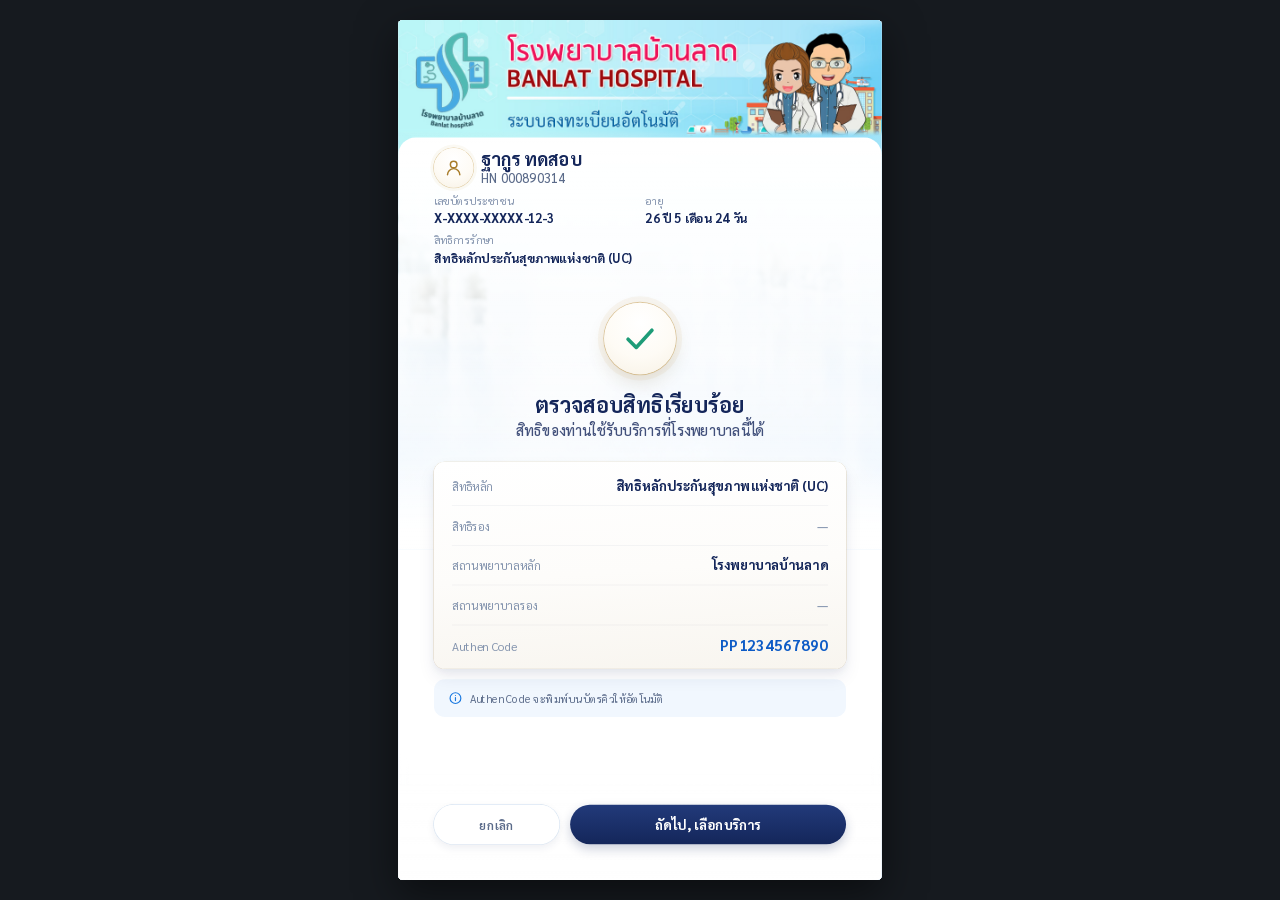
<file: services.html>
<!doctype html>
<html lang="th">
<head>
<meta charset="utf-8">
<meta name="viewport" content="width=device-width, initial-scale=1">
<title>Kiosk — เลือกบริการ</title>
<!-- ฟอนต์ Sarabun เก็บในเครื่อง (fonts/) ไม่พึ่งอินเทอร์เน็ต — เดิมโหลดจาก Google Fonts ถ้าช้า/หลุดจะค้างเป็นฟอนต์ไทยไม่มีหัวของเครื่อง
     preload ชุดอักษรไทยที่ใช้บ่อย ให้ฟอนต์พร้อมตั้งแต่วาดหน้าครั้งแรก -->
<link rel="preload" href="fonts/sarabun-500-thai.woff2" as="font" type="font/woff2" crossorigin>
<link rel="preload" href="fonts/sarabun-600-thai.woff2" as="font" type="font/woff2" crossorigin>
<link rel="preload" href="fonts/sarabun-700-thai.woff2" as="font" type="font/woff2" crossorigin>
<link rel="stylesheet" href="fonts/sarabun.css">
<style>
:root{
  --ink:#14265A; --ink-muted:#5B6B8A; --ink-soft:#8494AE;
  --blue:#1E7BE0; --blue-deep:#0D5BC6; --blue-light:#5FB2FF; --blue-050:#EAF3FD;
  --green:#1E9C78; --green-050:#E8F7F2;
  --amber:#B45309; --amber-050:#FEF5E7;
  --red:#D92D20; --red-050:#FEF3F2;
  --line:#D7E4F2; --card:rgba(255,255,255,.93);
  /* ---- ระยะห่างตาม 8-point grid: 8 · 16 · 24 · 32 · 40 · 48 · 64 · 80 ---- */
  --gutter:80px;   /* ขอบซ้าย-ขวาของหน้า = ค่าเดียวกับหน้าแรก */
}
*{box-sizing:border-box;margin:0;padding:0}
body{background:#161A1F;font-family:"Sarabun",system-ui,sans-serif;
  display:flex;flex-direction:column;align-items:center;padding:20px 12px;gap:0}


.stage{width:1080px;height:var(--H,1920px);transform-origin:top center;flex:none}
.screen{position:relative;width:1080px;height:var(--H,1920px);overflow:hidden;border-radius:10px;
  background:#EAF2FB url("bg_home.png") center/cover no-repeat;
  box-shadow:0 30px 90px rgba(0,0,0,.5);display:flex;flex-direction:column;color:var(--ink)}
.screen::before{content:"";position:absolute;inset:0;background:rgba(255,255,255,.86);z-index:0}
.screen>*{position:relative;z-index:1}

/* ---------- Header ---------- */
.hdr{display:flex;align-items:center;gap:16px;padding:36px 56px 0;flex:none}
.hdr .logo{width:88px;height:88px;border-radius:50%;flex:none;background:#fff;border:1.5px solid var(--line);
  overflow:hidden;display:grid;place-items:center;box-shadow:0 10px 30px rgba(20,38,90,.12)}
.hdr .logo img{width:72px;height:72px;object-fit:contain}
.hdr h1{font-size:40px;font-weight:700;color:var(--ink);height:44px;line-height:44px;white-space:nowrap}
.hdr .en{font-size:28px;letter-spacing:1px;color:var(--blue);font-weight:600;
  height:44px;line-height:44px;white-space:nowrap}
.hdr .clockbox{margin-left:auto;text-align:right;flex:none;line-height:1.15}
.hdr .clockbox .d{font-size:28px;color:var(--ink-muted);font-weight:500;height:44px;line-height:44px}
.hdr .clockbox .t{font-size:46px;font-weight:700;color:var(--ink);font-variant-numeric:tabular-nums;
  letter-spacing:1px;height:44px;line-height:44px}

/* ---------- แถบผู้ป่วย ---------- */
.pt{margin:22px 56px 0;background:var(--card);border:1px solid var(--line);border-radius:22px;
  padding:20px 26px;display:flex;align-items:center;gap:18px;flex:none;backdrop-filter:blur(8px)}
.pt .av{width:58px;height:58px;border-radius:50%;background:var(--blue-050);border:1px solid var(--line);flex:none}
.pt .nm{font-size:30px;font-weight:700}
.pt .sub{font-size:22px;color:var(--ink-muted);margin-top:2px}
.pt .tag{margin-left:auto;background:var(--blue-050);color:var(--blue-deep);border-radius:99px;
  padding:10px 22px;font-size:22px;font-weight:600}

/* ---------- Step indicator ---------- */
.steps{display:flex;align-items:center;margin:24px 56px 0;flex:none}
.steps .s{display:flex;align-items:center;gap:12px;flex:none}
.steps .dot{width:44px;height:44px;border-radius:50%;display:grid;place-items:center;
  font-size:22px;font-weight:700;background:#fff;border:2px solid var(--line);color:var(--ink-soft)}
.steps .lb{font-size:21px;color:var(--ink-soft);font-weight:600;white-space:nowrap}
.steps .bar{flex:1;height:3px;background:var(--line);margin:0 14px;border-radius:2px}
.steps .s.done .dot{background:var(--green);border-color:var(--green);color:#fff}
.steps .s.done .lb{color:var(--green)}
.steps .s.now .dot{background:var(--blue);border-color:var(--blue);color:#fff;box-shadow:0 0 0 6px rgba(30,123,224,.16)}
.steps .s.now .lb{color:var(--blue-deep)}

/* ---------- เนื้อหา ---------- */
.body{flex:1;min-height:0;overflow-y:auto;padding:28px 56px 20px;display:flex;flex-direction:column;gap:22px}
.h2{font-size:52px;font-weight:700;line-height:1.18;letter-spacing:-.5px}
.lead{font-size:27px;color:var(--ink-muted);line-height:1.5}
.card{background:var(--card);border:1px solid var(--line);border-radius:26px;padding:28px 30px;backdrop-filter:blur(8px)}
.card.tight{padding:22px 26px}
.card h3{font-size:26px;font-weight:700;color:var(--blue-deep);display:flex;align-items:center;gap:12px;margin-bottom:14px}
.card h3 .n{width:34px;height:34px;border-radius:9px;background:var(--blue-050);display:grid;place-items:center;
  font-size:19px;color:var(--blue-deep);flex:none}
.card p{font-size:26px;line-height:1.52;color:var(--ink)}
.card p.muted{color:var(--ink-muted)}

.scope{display:grid;grid-template-columns:1fr 1fr;gap:12px 24px}
.scope li{list-style:none;display:flex;gap:12px;align-items:flex-start;font-size:23px;line-height:1.4}
.scope li i{width:25px;height:25px;border-radius:50%;background:var(--green-050);flex:none;margin-top:3px;
  display:grid;place-items:center}
.scope li i svg{width:14px;height:14px;stroke:var(--green)}
.scope li small{display:block;font-size:19px;color:var(--ink-soft);margin-top:1px}
.nosend{margin-top:16px;background:var(--red-050);border:1px solid #FDCFCA;border-radius:16px;padding:15px 20px;
  font-size:22px;color:#98211A;line-height:1.45}
.nosend b{color:var(--red)}

.note{border-radius:20px;padding:20px 24px;font-size:24px;line-height:1.5;display:flex;gap:16px}
.note i{width:36px;height:36px;border-radius:50%;flex:none;display:grid;place-items:center}
.note i svg{width:20px;height:20px}
.note.amber{background:var(--amber-050);border:1px solid #F6DCB4;color:#7C3B06}
.note.amber i{background:#FBE3BE} .note.amber i svg{stroke:var(--amber)}
.note.blue{background:var(--blue-050);border:1px solid #C6DFF8;color:var(--blue-deep)}
.note.blue i{background:#D5E8FB} .note.blue i svg{stroke:var(--blue-deep)}
.note.green{background:var(--green-050);border:1px solid #BFE6D8;color:#0F6B51}
.note.green i{background:#CFEEE2} .note.green i svg{stroke:var(--green)}

.opt{display:flex;align-items:center;gap:22px;background:var(--card);border:2px solid var(--line);
  border-radius:24px;padding:26px 28px;cursor:pointer;font:inherit;text-align:left;width:100%;color:var(--ink);
  transition:border-color .15s, background .15s}
.opt:hover{border-color:#A9CBEE}
.opt[aria-checked="true"]{border-color:var(--blue);background:#F4F9FF;box-shadow:0 0 0 4px rgba(30,123,224,.12)}
.opt .mk{width:38px;height:38px;border-radius:50%;border:2.5px solid var(--line);flex:none;display:grid;place-items:center}
.opt[aria-checked="true"] .mk{border-color:var(--blue);background:var(--blue)}
.opt[aria-checked="true"] .mk::after{content:"";width:15px;height:15px;border-radius:50%;background:#fff}
.opt .co{width:74px;height:74px;border-radius:18px;background:var(--blue-050);border:1px solid var(--line);flex:none}
.opt .tx b{display:block;font-size:31px;font-weight:700}
.opt .tx span{display:block;font-size:23px;color:var(--ink-muted);margin-top:4px}
.opt .eta{margin-left:auto;text-align:right;flex:none}
.opt .eta b{display:block;font-size:26px;color:var(--blue-deep);font-weight:700}
.opt .eta span{display:block;font-size:19px;color:var(--ink-soft)}

/* ---------- Modal ความยินยอม ---------- */
.ov{position:absolute;inset:0;z-index:6;background:rgba(10,25,60,.52);backdrop-filter:blur(6px);
  display:flex;align-items:center;justify-content:center;padding:150px 64px}
.sheet{width:952px;max-height:100%;background:#fff;border-radius:36px;display:flex;flex-direction:column;
  overflow:hidden;box-shadow:0 40px 100px rgba(6,20,50,.45);position:relative}
.sheet .sh{padding:34px 44px 22px;border-bottom:1px solid var(--line);flex:none;display:flex;gap:20px;align-items:flex-start}
.sheet .sh .ic{width:64px;height:64px;border-radius:18px;background:var(--blue-050);flex:none;display:grid;place-items:center}
.sheet .sh .ic svg{width:34px;height:34px;stroke:var(--blue-deep)}
.sheet .sh h2{font-size:38px;font-weight:700;line-height:1.2}
.sheet .sh p{font-size:23px;color:var(--ink-muted);margin-top:6px}
.sheet .sb{flex:1;min-height:0;overflow-y:auto;padding:26px 44px;display:flex;flex-direction:column;gap:18px}
.sheet .sb .card{background:#F8FBFF;backdrop-filter:none}
.sheet .sf{flex:none;border-top:1px solid var(--line);padding:24px 44px 28px;display:flex;flex-direction:column;gap:18px}
.sheet .sf .row{display:flex;gap:16px;align-items:center}

.agree{display:flex;gap:18px;align-items:flex-start;background:#fff;border:2px solid var(--line);
  border-radius:20px;padding:20px 24px;cursor:pointer;font:inherit;text-align:left;width:100%;color:var(--ink)}
.agree[aria-checked="true"]{border-color:var(--green);background:var(--green-050)}
.agree .bx{width:40px;height:40px;border-radius:11px;border:2.5px solid var(--line);flex:none;
  display:grid;place-items:center;background:#fff}
.agree[aria-checked="true"] .bx{border-color:var(--green);background:var(--green)}
.agree .bx svg{width:23px;height:23px;stroke:#fff;opacity:0}
.agree[aria-checked="true"] .bx svg{opacity:1}
.agree .tx{font-size:25px;line-height:1.45}
.agree.locked{opacity:.45;pointer-events:none}

.scrollcue{position:absolute;left:50%;transform:translateX(-50%);bottom:272px;z-index:7;
  background:var(--blue-deep);color:#fff;font-size:21px;font-weight:600;border-radius:99px;
  padding:12px 24px;display:flex;align-items:center;gap:9px;box-shadow:0 10px 26px rgba(13,91,198,.4)}
.scrollcue svg{width:19px;height:19px;stroke:#fff}
.scrollcue.hide{display:none}

/* ---------- Footer ---------- */
.ftr{flex:none;background:rgba(255,255,255,.94);border-top:1px solid var(--line);
  padding:24px 56px;display:flex;align-items:center;gap:18px;backdrop-filter:blur(10px)}
.btn{font:inherit;border:0;border-radius:99px;cursor:pointer;display:flex;align-items:center;gap:14px;
  font-weight:700;transition:transform .12s;white-space:nowrap}
.btn:active{transform:scale(.98)}
.btn svg{width:26px;height:26px}
.btn.primary{background:linear-gradient(135deg,var(--blue-light),var(--blue) 45%,var(--blue-deep));
  color:#fff;font-size:33px;padding:25px 44px;box-shadow:0 10px 26px rgba(30,123,224,.32);margin-left:auto}
.btn.primary svg{stroke:#fff}
.btn.primary[disabled]{background:#C9D6E6;color:#fff;box-shadow:none;cursor:not-allowed}
.btn.ghost{background:#fff;border:2px solid var(--line);color:var(--ink-muted);font-size:26px;padding:21px 30px}
.btn.ghost svg{stroke:var(--ink-muted)}
.btn.danger{background:var(--red-050);border:2px solid #FDA29B;color:var(--red);font-size:26px;padding:21px 30px}
.btn.danger svg{stroke:var(--red)}
.btn.green{background:linear-gradient(135deg,#34C39B,var(--green));color:#fff;font-size:32px;padding:25px 40px;
  box-shadow:0 10px 26px rgba(30,156,120,.3);margin-left:auto}
.btn.green svg{stroke:#fff}
.btn.wide{flex:1;justify-content:center;margin-left:0}

/* ---------- องค์ประกอบเฉพาะหน้า ---------- */
.center{flex:1;display:flex;flex-direction:column;align-items:center;justify-content:center;
  text-align:center;gap:26px;padding:0 70px}
.ring{width:190px;height:190px;border-radius:50%;border:10px solid var(--blue-050);
  border-top-color:var(--blue);animation:spin 1.15s linear infinite}
@keyframes spin{to{transform:rotate(360deg)}}
.tick{width:180px;height:180px;border-radius:50%;background:var(--green-050);border:3px solid #BFE6D8;
  display:grid;place-items:center}
.tick svg{width:92px;height:92px;stroke:var(--green)}
.clock{width:180px;height:180px;border-radius:50%;background:var(--amber-050);border:3px solid #F6DCB4;
  display:grid;place-items:center}
.clock svg{width:88px;height:88px;stroke:var(--amber)}
.reqid{font-size:26px;color:var(--ink-muted)}
.reqid b{display:block;font-size:40px;color:var(--ink);letter-spacing:2px;margin-top:6px;font-variant-numeric:tabular-nums}
.cnt{font-size:80px;font-weight:700;color:var(--blue-deep);font-variant-numeric:tabular-nums}
.pbar{width:520px;height:12px;border-radius:99px;background:var(--line);overflow:hidden}
.pbar i{display:block;height:100%;background:linear-gradient(90deg,var(--blue-light),var(--blue));border-radius:99px}

.offer{background:#fff;border:2px solid var(--line);border-radius:26px;overflow:hidden;
  width:100%;padding:0;font:inherit;text-align:left;cursor:pointer;display:block;
  transition:border-color .15s, box-shadow .15s}
.offer .top{background:#F4F7FB}
.offer[aria-checked="true"]{border-color:var(--green);box-shadow:0 0 0 5px rgba(30,156,120,.13)}
.offer[aria-checked="true"] .top{background:var(--green-050)}
.offer .top .mk{width:34px;height:34px;border-radius:50%;border:2.5px solid var(--line);flex:none;margin-left:auto}
.offer[aria-checked="true"] .top .mk{border-color:var(--green);background:var(--green);
  box-shadow:inset 0 0 0 6px #fff}
.offer .top{background:var(--green-050);padding:22px 28px;display:flex;align-items:center;gap:16px}
.offer .top .co{width:56px;height:56px;border-radius:14px;background:#fff;border:1px solid #BFE6D8;flex:none}
.offer .top b{font-size:29px}
.offer .top span{font-size:22px;color:var(--ink-muted);display:block;margin-top:2px}
.offer .top .badge{margin-left:auto;background:var(--green);color:#fff;border-radius:99px;padding:9px 20px;font-size:21px;font-weight:700}
.offer .rows{padding:22px 28px;display:flex;flex-direction:column;gap:14px}
.offer .row{display:flex;font-size:25px;gap:18px}
.offer .row .k{color:var(--ink-muted);width:230px;flex:none}
.offer .row .v{font-weight:600;flex:1}
.offer .foot{padding:18px 28px 24px;font-size:21px;color:var(--ink-soft);border-top:1px dashed var(--line);line-height:1.4}

/* ================= หน้าเลือกแบบประกัน — Figma KIOSK-Insurance-Health-Connect node 50:101 =================
   กรอบ 1080x1920 · หัวจอ 0–248 (โปร่ง ไม่มีพื้น) · "แบบประกันที่แนะนำ" 248–797 (ขาวจากล่างจางขึ้นบน มุมล่างโค้ง 40)
   "แบบประกันอื่น" หัวข้อ y845 · กริด 2x2 ที่ y976 / 1342 */
.pp{position:absolute;inset:0;background:#EAF2FB url("bg_home.png") center/cover no-repeat;color:var(--ink)}

.pp .band{position:absolute;left:0;top:0;width:1080px;height:208px;z-index:3;
  display:flex;align-items:center;justify-content:space-between;padding:80px var(--gutter) 40px}
.pp .id{display:flex;align-items:center;gap:16px}
.pp .crest{width:88px;height:88px;border-radius:50%;flex:none;display:grid;place-items:center;overflow:hidden;
  background:#fff;border:1.5px solid var(--line);box-shadow:0 10px 30px rgba(20,38,90,.12)}
.pp .crest img{width:62px;height:62px;object-fit:contain}   /* โลโก้โรงพยาบาลบ้านลาด (ตัดจากแบนเนอร์ พื้นโปร่งใส) */
.pp .ttl{font-size:40px;font-weight:700;height:44px;line-height:44px;white-space:nowrap}
.pp .sub{font-size:28px;font-weight:600;letter-spacing:1px;color:var(--blue);height:44px;line-height:44px;white-space:nowrap}
.pp .clk{text-align:right}
.pp .clk .d{font-size:28px;font-weight:500;color:var(--ink-muted);height:44px;line-height:44px}
.pp .clk .t{font-size:46px;font-weight:700;letter-spacing:1px;font-variant-numeric:tabular-nums;height:44px;line-height:44px}

/* แบบประกันที่แนะนำ */
/* หัวจอ fix ไว้ 0–208 (ใต้โลโก้ 40 + ส่วนแนะนำเว้นบน 40 = ห่างเนื้อหา 80 เท่าขอบข้าง) · เนื้อหาใต้หัวจอเลื่อนขึ้น-ลงได้ ขอบบนจาง 32px เนื้อหาจึงไม่ถูกตัดเป็นเส้นแข็งใต้หัวจอ */
.pp .scroll{position:absolute;left:0;right:0;top:586px;bottom:0;overflow-y:auto;overflow-x:hidden;
  scrollbar-width:none;overscroll-behavior:contain;
  -webkit-mask-image:linear-gradient(180deg,transparent 0,#000 16px);mask-image:linear-gradient(180deg,transparent 0,#000 16px)}
.pp .scroll::-webkit-scrollbar{display:none}
/* เมื่อเริ่มเลื่อน: ขอบบนจางยาวขึ้น 96px เนื้อหาค่อยๆ หายใต้ข้อมูลผู้ป่วย (ตอนยังไม่เลื่อนใช้ 16 ให้หัวข้อชัดเต็ม) */
.pp .scroll.scrolled{-webkit-mask-image:linear-gradient(180deg,transparent 0,rgba(0,0,0,.35) 40px,#000 96px);
                             mask-image:linear-gradient(180deg,transparent 0,rgba(0,0,0,.35) 40px,#000 96px)}
/* ผู้ยืนยันตัวตน — Figma node 67:947: แถบขาวเต็มกว้าง padding 48/80 · 2 แถวห่าง 24
   แถว 1: ตรา 88 + ชื่อ/HN (44+44) · แถว 2: 3 คอลัมน์เท่ากันห่าง 24 ป้าย 40 + ค่า 40 (ห่าง 8)
   คงที่ใต้หัวจอ (y208–504) · เลขบัตรปิดไว้เหลือ 3 หลักท้าย เพราะจอตู้อยู่ในที่สาธารณะ */
.pp .who{position:absolute;left:0;right:0;top:262px;z-index:3;
  display:flex;flex-direction:column;gap:12px;padding:24px var(--gutter) 24px}   /* 3 แถว (ชื่อ · เลขบัตร/อายุ · สิทธิ) จบที่ y550 → เนื้อหาเริ่ม y586/594 (เลื่อนลง 36) */
/* พื้นคงที่ผืนเดียวหลังเนื้อหา (ไม่เลื่อน — เลื่อนเฉพาะ content): y208 → ล่างสุดจอ
   ขาวทึบที่มุมโค้งบน → จางจนใสที่ y1024 → กลับเป็นขาวสนิทที่ y1309 แล้วขาวจนสุดจอ */
/* ทุกหน้าข้างใน: พื้นขาวไล่จางต่ำสุด 65% (ช่วงกลาง y640) ให้เห็นลายพื้นหลังรางๆ ไม่ชัดเกิน */
.pp .veil{position:absolute;left:0;right:0;top:262px;bottom:0;z-index:0;pointer-events:none;
  border-radius:40px 40px 0 0;background:linear-gradient(180deg,rgba(255,255,255,1.000) 0px,rgba(255,255,255,0.993) 53px,rgba(255,255,255,0.974) 107px,rgba(255,255,255,0.945) 160px,rgba(255,255,255,0.909) 213px,rgba(255,255,255,0.868) 267px,rgba(255,255,255,0.825) 320px,rgba(255,255,255,0.782) 373px,rgba(255,255,255,0.741) 427px,rgba(255,255,255,0.705) 480px,rgba(255,255,255,0.676) 533px,rgba(255,255,255,0.657) 587px,rgba(255,255,255,0.650) 640px,rgba(255,255,255,0.665) 675px,rgba(255,255,255,0.705) 710px,rgba(255,255,255,0.761) 745px,rgba(255,255,255,0.825) 780px,rgba(255,255,255,0.889) 815px,rgba(255,255,255,0.945) 850px,rgba(255,255,255,0.985) 885px,rgba(255,255,255,1.000) 920px) 0 0/100% 920px no-repeat,
             linear-gradient(#fff,#fff) 0 920px/100% calc(100% - 920px) no-repeat}
.pp .who .id{display:flex;align-items:center;gap:16px}
.pp .who .av{width:88px;height:88px;border-radius:50%;flex:none;display:grid;place-items:center;
  background:radial-gradient(circle at 50% 28%,#FFFFFF 0%,#FEFBF5 55%,#F7F1E4 100%);
  box-shadow:0 0 0 1.5px rgba(191,145,58,.42),0 0 0 8px rgba(191,145,58,.06)}
.pp .who .av svg{width:44px;height:44px;stroke:#A87C2A}
.pp .who .nm{font-size:40px;font-weight:700;height:44px;line-height:44px;white-space:nowrap}
.pp .who .hn{font-size:28px;font-weight:500;color:var(--ink-muted);height:44px;line-height:44px;white-space:nowrap}
.pp .who .kv{display:flex;gap:24px}
.pp .who .kv div{flex:1;min-width:0;display:flex;flex-direction:column;gap:4px}
.pp .who .kv span{font-size:24px;color:var(--ink-soft);height:32px;line-height:32px;white-space:nowrap}
.pp .who .rgt b{overflow:hidden;text-overflow:ellipsis}
.pp .who .kv b{font-size:28px;font-weight:700;height:40px;line-height:40px;white-space:nowrap;font-variant-numeric:tabular-nums}
.pp .rec{position:relative;width:1080px;height:517px;overflow:visible;}   /* การ์ดจบที่ 469 + ห่างส่วนถัดไป 48 */
.pp .hd{position:absolute;left:var(--gutter)}
.pp .hd h2{font-size:48px;font-weight:700;line-height:68px;white-space:nowrap}
.pp .hd p{font-size:32px;font-weight:500;color:rgba(20,38,90,.8);white-space:nowrap}
.pp .rec .hd{top:8px}   /* หัวข้อเริ่ม y504 ห่างข้อมูลผู้ป่วย 48 */
.pp .rec .art{position:absolute;left:0;top:154px;width:615px;height:410px;object-fit:cover;pointer-events:none;
  -webkit-mask-image:linear-gradient(180deg,rgba(0,0,0,1.000) 45.0%,rgba(0,0,0,0.957) 50.4%,rgba(0,0,0,0.844) 55.8%,rgba(0,0,0,0.684) 61.1%,rgba(0,0,0,0.500) 66.5%,rgba(0,0,0,0.316) 71.9%,rgba(0,0,0,0.156) 77.2%,rgba(0,0,0,0.043) 82.6%,rgba(0,0,0,0.000) 88.0%);
          mask-image:linear-gradient(180deg,rgba(0,0,0,1.000) 45.0%,rgba(0,0,0,0.957) 50.4%,rgba(0,0,0,0.844) 55.8%,rgba(0,0,0,0.684) 61.1%,rgba(0,0,0,0.500) 66.5%,rgba(0,0,0,0.316) 71.9%,rgba(0,0,0,0.156) 77.2%,rgba(0,0,0,0.043) 82.6%,rgba(0,0,0,0.000) 88.0%)}
/* แถบเลื่อนต้อง overflow เพื่อปัดได้ ซึ่งตัดเงาการ์ดเป็นเหลี่ยม → เผื่อพื้นที่ให้เงา 40 บน/ซ้าย 48 ล่าง
   แล้วขยับกล่องออกไปเท่ากัน การ์ดจึงยังอยู่ที่ (515,106) ตาม Figma · ปัดแล้วการ์ดหายเข้าหลังภาพที่ x475
   ล่างเผื่อ 72 > เงาการ์ด (20+38) และปล่อยให้ล้นลงบนพื้นขาวของส่วนถัดไป เงาจึงไม่ถูกตัดเป็นเส้นที่รอยต่อ */
.pp .rail{position:absolute;left:475px;right:0;top:34px;height:507px;display:flex;gap:40px;
  overflow-x:auto;scroll-snap-type:x mandatory;scroll-padding-left:40px;
  padding:40px var(--gutter) 72px 40px;scrollbar-width:none}
.pp .rail::-webkit-scrollbar{display:none}
.pp .rail .plan{width:348px;height:395px;flex:none;scroll-snap-align:start}

/* แบบประกันอื่น */
/* Figma: หัวข้อ y845 (ห่างส่วนแนะนำ 48) · กริดเริ่ม y976 · ท้ายรายการเว้น 80 */
.pp .more{padding:48px var(--gutter) 336px}   /* ล่างเผื่อแถบปุ่ม 288 + 48 · เลื่อนสุดแล้วการ์ดใบท้ายไม่ชิดปุ่ม */

/* แถบปุ่มยกเลิก: fix ล่างจอ ไม่เลื่อนตามเนื้อหา · พื้นขาวไล่ขึ้น 40px ให้การ์ดที่เลื่อนผ่านจางหายใต้แถบ
   ปุ่มสูง 88 กึ่งกลางจอ ขอบบนที่ y1752 แนวเดียวกับปุ่มภาษา/ตั้งค่าของหน้าแรก */
.pp .foot{position:absolute;left:0;right:0;bottom:0;height:288px;z-index:3;pointer-events:none;
  display:flex;align-items:flex-end;justify-content:center;padding:0 var(--gutter) 80px}
/* พื้นแถบปุ่มแบบกระจกฝ้า สูง 288: ไล่จางนุ่ม 96 แรก (เนื้อหาค่อยๆ จางหายเข้าหาปุ่ม) → ทึบ 24 เหนือปุ่ม → ปุ่ม 88 → ห่างขอบจอ 80
   เบลอ + ขาว 90–95% (mask ให้ขอบบนกลืน) · เนื้อหาทุกหน้าเว้นล่าง ≥ 288
   อยู่ใน ::before เพื่อไม่ให้ mask ไปจางปุ่ม · Kotlin (Android 7 เบลอสดไม่ได้) ใช้ขาวโปร่งไล่เฉดชุดเดียวกันแต่ไม่เบลอ */
.pp .foot::before{content:"";position:absolute;inset:0;z-index:-1;pointer-events:none;
  background:linear-gradient(180deg,rgba(255,255,255,0) 0,rgba(255,255,255,.3) 32px,rgba(255,255,255,.66) 60px,rgba(255,255,255,.88) 84px,rgba(255,255,255,.93) 96px,rgba(255,255,255,.95) 100%);
  -webkit-backdrop-filter:blur(14px);backdrop-filter:blur(14px);
  -webkit-mask-image:linear-gradient(180deg,transparent 0,#000 96px);mask-image:linear-gradient(180deg,transparent 0,#000 96px)}
.pp .cancel{pointer-events:auto;height:88px;border-radius:99px;display:flex;align-items:center;gap:16px;
  padding:0 56px;border:0;cursor:pointer;font:inherit;font-size:28px;font-weight:600;color:var(--ink-muted);
  background:#fff;box-shadow:inset 0 1px 0 #fff,0 0 0 1.5px var(--line),0 8px 20px rgba(20,38,90,.08);
  transition:transform .2s cubic-bezier(.2,.8,.2,1),box-shadow .2s}
.pp .cancel:active{transform:scale(.97);box-shadow:0 0 0 2px var(--ink-soft),0 4px 10px rgba(20,38,90,.1)}
.pp .more .hd{position:static}
.pp .grid{margin-top:32px;display:grid;grid-template-columns:1fr 1fr;grid-auto-rows:318px;gap:48px 40px}

/* การ์ดแบบประกัน: ผิวไข่มุก + ขอบทองบาง ชุดเดียวกับปุ่มหน้าแรก */
.pp .plan{border:0;font:inherit;text-align:left;cursor:pointer;color:var(--ink);border-radius:24px;
  padding:32px;display:flex;flex-direction:column;gap:8px;
  background:linear-gradient(176deg,#FFFFFF 0%,#FDFCFA 52%,#F8F5EF 100%);
  box-shadow:inset 0 1px 0 rgba(255,255,255,.98),0 0 0 2px rgba(255,255,255,.6),
             0 1px 2px rgba(20,38,90,.04),0 7px 16px rgba(20,38,90,.055),0 20px 38px rgba(20,38,90,.08);
  transition:transform .2s cubic-bezier(.2,.8,.2,1),box-shadow .2s cubic-bezier(.2,.8,.2,1)}
.pp .plan:active{transform:scale(.982);
  box-shadow:inset 0 1px 0 rgba(255,255,255,.98),0 0 0 2px rgba(191,145,58,.6),0 4px 10px rgba(20,38,90,.10)}
.pp .plan .ic{width:64px;height:64px;border-radius:50%;flex:none;display:grid;place-items:center;
  background:radial-gradient(circle at 50% 28%,#FFFFFF 0%,#FEFBF5 55%,#F7F1E4 100%);
  box-shadow:0 0 0 1.5px rgba(191,145,58,.42),0 0 0 7px rgba(191,145,58,.06),0 8px 18px rgba(120,92,30,.12)}
.pp .plan .ic.lg{position:relative;overflow:hidden;background:#fff}
.pp .plan .ic.lg img{position:absolute;inset:10px;width:44px;height:44px;object-fit:contain;background:#fff}
.pp .plan .ic.lg img.cover{inset:0;width:64px;height:64px;object-fit:cover}
.pp .plan .ic.lg b{font-size:20px;font-weight:700;line-height:1;color:#A87C2A}
.pp .plan .tag{align-self:flex-start;font-size:20px;font-weight:600;color:#8A6420;
  background:rgba(191,145,58,.12);border-radius:99px;padding:4px 16px}
.pp .plan b{font-size:32px;font-weight:700;line-height:1.25}
.pp .plan .cov{font-size:22px;color:var(--ink-muted);line-height:1.4}
.pp .plan .pr{margin-top:auto;display:flex;align-items:baseline;gap:8px;white-space:nowrap}
.pp .plan .pr span{font-size:20px;color:var(--ink-soft)}
.pp .plan .pr strong{font-size:30px;font-weight:700}
.pp .plan .top{display:flex;align-items:center;justify-content:space-between;margin-bottom:8px}
.pp .plan .top .tag{align-self:center}

/* ---------- หน้าส่งข้อมูล / ส่งสำเร็จ / ส่งนาน (ใต้แถบผู้ยืนยันตัวตน y504) ---------- */
.pp .pane{position:absolute;left:var(--gutter);right:var(--gutter);top:690px;bottom:288px;z-index:1;
  display:flex;flex-direction:column;align-items:center;justify-content:center;text-align:center;gap:24px}
.pp .pane h2{font-size:48px;font-weight:700;line-height:64px}
.pp .pane p{font-size:28px;line-height:44px;color:var(--ink-muted)}
.pp .pane p b{color:var(--ink)}
.pp .spin{width:160px;height:160px;border-radius:50%;margin-bottom:8px;
  background:conic-gradient(from 0deg,rgba(214,168,80,0) 0deg,rgba(214,168,80,0) 200deg,#D9A546 330deg,#F2CC78 360deg);
  -webkit-mask:radial-gradient(circle,transparent 66px,#000 67px);mask:radial-gradient(circle,transparent 66px,#000 67px);
  animation:spin 1.1s linear infinite}
@keyframes spin{to{transform:rotate(360deg)}}
.pp .bigic{width:160px;height:160px;border-radius:50%;display:grid;place-items:center;margin-bottom:8px;
  background:radial-gradient(circle at 50% 28%,#FFFFFF 0%,#FEFBF5 55%,#F7F1E4 100%);
  box-shadow:0 0 0 2px rgba(191,145,58,.45),0 0 0 14px rgba(191,145,58,.07),0 18px 40px rgba(120,92,30,.14)}
.pp .bigic svg{width:80px;height:80px}
.pp .bigic.ok svg{stroke:var(--green)}
.pp .bigic.wait svg{stroke:#A87C2A}
.pp .apps{width:100%;display:flex;flex-direction:column;gap:16px}
.pp .app{display:flex;align-items:center;gap:24px;padding:24px 32px;border-radius:24px;text-align:left;
  background:linear-gradient(176deg,#FFFFFF 0%,#FDFCFA 52%,#F8F5EF 100%);
  box-shadow:inset 0 1px 0 #fff,0 7px 16px rgba(20,38,90,.055),0 20px 38px rgba(20,38,90,.08)}
.pp .app .aic{width:64px;height:64px;border-radius:50%;flex:none;display:grid;place-items:center;
  background:radial-gradient(circle at 50% 28%,#FFFFFF 0%,#FEFBF5 55%,#F7F1E4 100%);box-shadow:0 0 0 1.5px rgba(191,145,58,.42)}
.pp .app .aic svg{width:32px;height:32px;stroke:#A87C2A}
.pp .app .tx b{display:block;font-size:30px;font-weight:700;line-height:40px}
.pp .app .tx span{display:block;font-size:22px;color:var(--ink-muted);line-height:32px}
.pp .app .st{margin-left:auto;flex:none;display:flex;align-items:center;gap:8px;font-size:22px;font-weight:600;
  color:#8A6420;background:rgba(191,145,58,.12);border-radius:99px;padding:8px 16px}
.pp .app .st.done{color:#0F6B51;background:var(--green-050)}
.pp .app .st svg{width:20px;height:20px;stroke:var(--green)}
.pp .rid{font-size:24px;color:var(--ink-soft)}
.pp .rid b{color:var(--ink);font-variant-numeric:tabular-nums;letter-spacing:.5px}
.pp .finish{pointer-events:auto;height:88px;min-width:360px;padding:0 56px;border-radius:99px;border:0;cursor:pointer;font:inherit;
  font-size:30px;font-weight:700;color:#fff;background:linear-gradient(180deg,#223A7A 0%,var(--ink) 100%);
  box-shadow:0 10px 24px rgba(20,38,90,.22);transition:transform .2s cubic-bezier(.2,.8,.2,1)}
.pp .finish:active{transform:scale(.97)}
.pp .finish[disabled]{background:linear-gradient(180deg,#DCE4EE,#CBD6E4);color:#F2F6FA;box-shadow:none;cursor:not-allowed;transform:none}   /* ระหว่างพิมพ์บัตรคิว */
@media (prefers-reduced-motion:reduce){.pp .spin{animation-duration:3s}}


/* ---------- หน้าสรุปหลังส่งข้อมูล: หัวข้อ + เนื้อหาชิดซ้าย ---------- */
.pp .pg{position:absolute;left:0;right:0;top:594px;bottom:288px;z-index:1;padding:0 var(--gutter);
  display:flex;flex-direction:column;gap:32px}   /* หัวข้อ → เนื้อหา 32 เท่าหน้าเลือกแบบประกัน */
.pp .pgb{display:flex;flex-direction:column;gap:24px}
.pp .psum{display:flex;align-items:center;gap:24px;padding:32px;border-radius:24px;
  background:linear-gradient(176deg,#FFFFFF 0%,#FDFCFA 52%,#F8F5EF 100%);
  box-shadow:inset 0 1px 0 #fff,0 7px 16px rgba(20,38,90,.055),0 20px 38px rgba(20,38,90,.08)}
.pp .psum .lg{position:relative;width:80px;height:80px;border-radius:50%;flex:none;overflow:hidden;display:grid;place-items:center;
  background:#fff;box-shadow:0 0 0 1.5px rgba(191,145,58,.42),0 0 0 8px rgba(191,145,58,.06)}
.pp .psum .lg img{position:absolute;inset:12px;width:56px;height:56px;object-fit:contain;background:#fff}
.pp .psum .lg img.cover{inset:0;width:80px;height:80px;object-fit:cover}
.pp .psum .lg b{font-size:22px;color:#A87C2A}
.pp .psum .tx b{display:block;font-size:34px;font-weight:700;line-height:44px}
.pp .psum .tx span{display:block;font-size:22px;color:var(--ink-muted);line-height:32px}
.pp .psum .st{margin-left:auto;flex:none;display:flex;align-items:center;gap:8px;font-size:22px;font-weight:600;
  border-radius:99px;padding:10px 18px}
.pp .psum .st svg{width:22px;height:22px}
.pp .psum .st.done{color:#0F6B51;background:var(--green-050)} .pp .psum .st.done svg{stroke:var(--green)}
.pp .psum .st.wait{color:#8A6420;background:rgba(191,145,58,.12)} .pp .psum .st.wait svg{stroke:#A87C2A}
.pp .psum .st.busy{color:var(--ink-muted);background:rgba(20,38,90,.05)}
.pp .mini-spin{width:22px;height:22px;border-radius:50%;
  background:conic-gradient(from 0deg,rgba(214,168,80,0) 0deg,rgba(214,168,80,0) 180deg,#D9A546 330deg,#F2CC78 360deg);
  -webkit-mask:radial-gradient(circle,transparent 7px,#000 8px);mask:radial-gradient(circle,transparent 7px,#000 8px);
  animation:spin 1s linear infinite}
.pp .lead2{font-size:26px;line-height:40px;color:var(--ink-muted)}

.pp .phd h2{font-size:48px;font-weight:700;line-height:68px}
.pp .phd p{font-size:32px;font-weight:500;color:rgba(20,38,90,.8);line-height:48px}
/* modal กำลังส่งข้อมูล */
/* ขยายเลยขอบจอ 80 ทุกด้าน: backdrop-filter ของ Chrome สะท้อนภาพที่ขอบ จึงให้ขอบสะท้อนอยู่นอกกรอบ (กรอบตัดทิ้ง) */
.pp .sendov{position:absolute;inset:-80px;z-index:10;display:flex;align-items:center;justify-content:center;padding:80px calc(var(--gutter) + 80px);
  background:rgba(10,25,60,.42);-webkit-backdrop-filter:blur(8px);backdrop-filter:blur(8px);animation:ovIn .25s ease-out}
.pp .sendbox{width:100%;display:flex;flex-direction:column;align-items:center;gap:24px;text-align:center;
  padding:64px 56px 56px;border-radius:40px;background:linear-gradient(176deg,#FFFFFF 0%,#FDFCFA 55%,#F8F5EF 100%);
  box-shadow:0 0 0 1px rgba(191,145,58,.32),0 40px 100px rgba(6,20,50,.35);animation:boxIn .35s cubic-bezier(.2,.8,.2,1)}
.pp .sendbox h2{font-size:44px;font-weight:700;line-height:60px}
.pp .sendbox .psum{width:100%;text-align:left;margin-top:8px}
@keyframes ovIn{from{opacity:0}to{opacity:1}}
@keyframes boxIn{from{opacity:0;transform:translateY(24px) scale(.97)}to{opacity:1;transform:none}}

/* ---------- หน้ารายละเอียดแบบประกัน: อ่านให้ครบก่อนตัดสินใจส่งข้อมูล ----------
   เลื่อนได้ใต้ผู้ยืนยันตัวตน (y496) · หัว = การ์ดสรุปแบบ + เบี้ย · ต่อด้วย ความคุ้มครอง / เงื่อนไข / ข้อยกเว้น
   ระยะ: ส่วนห่างกัน 48 · หัวข้อ → การ์ด 24 · ในการ์ดแถวละ 24 คั่นเส้นบาง · ล่างเผื่อแถบปุ่ม 248 */
.pp .dt{padding:8px var(--gutter) 336px;display:flex;flex-direction:column;gap:48px}
.pp .card{border-radius:24px;background:linear-gradient(176deg,#FFFFFF 0%,#FDFCFA 52%,#F8F5EF 100%);
  box-shadow:inset 0 1px 0 #fff,0 7px 16px rgba(20,38,90,.055),0 20px 38px rgba(20,38,90,.08)}
.pp .dhero{padding:40px;display:flex;flex-direction:column;gap:32px}
.pp .dhero .top{display:flex;align-items:center;gap:32px}
.pp .dhero .lg{position:relative;width:112px;height:112px;border-radius:50%;flex:none;overflow:hidden;display:grid;place-items:center;
  background:#fff;box-shadow:0 0 0 1.5px rgba(191,145,58,.42),0 0 0 10px rgba(191,145,58,.06)}
.pp .dhero .lg img{position:absolute;inset:16px;width:80px;height:80px;object-fit:contain;background:#fff}
.pp .dhero .lg img.cover{inset:0;width:112px;height:112px;object-fit:cover}
.pp .dhero .lg b{font-size:28px;color:#A87C2A}
.pp .dhero .tag{display:inline-block;font-size:22px;font-weight:600;color:#8A6420;background:rgba(191,145,58,.12);
  border-radius:99px;padding:4px 16px;line-height:32px}
.pp .dhero h2{font-size:52px;font-weight:700;line-height:68px;margin-top:8px;white-space:nowrap}
.pp .dhero .co{font-size:26px;color:var(--ink-muted);line-height:36px}
.pp .dhero .lead{font-size:30px;line-height:44px;font-weight:500}
.pp .dhero .price{display:flex;align-items:flex-end;justify-content:space-between;gap:24px;
  padding-top:32px;border-top:1px solid rgba(191,145,58,.24)}
.pp .dhero .price .k{font-size:26px;color:var(--ink-muted);line-height:36px}
.pp .dhero .price .k small{display:block;font-size:22px;color:var(--ink-soft);line-height:32px}
.pp .dhero .price .v{white-space:nowrap;font-size:26px;color:var(--ink-muted)}
.pp .dhero .price .v strong{font-size:64px;font-weight:700;color:var(--ink);line-height:72px;
  font-variant-numeric:tabular-nums;margin-right:8px}
.pp .dsec h3{font-size:40px;font-weight:700;line-height:56px;margin-bottom:24px}
.pp .rows{padding:8px 40px}
.pp .rows .r{display:flex;align-items:baseline;justify-content:space-between;gap:32px;padding:24px 0}
.pp .rows .r + .r{border-top:1px solid rgba(20,38,90,.08)}
.pp .rows .r .k{font-size:28px;line-height:40px;color:var(--ink)}
.pp .rows .r .k small{display:block;font-size:22px;line-height:32px;color:var(--ink-soft)}
.pp .rows .r .v{font-size:28px;line-height:40px;font-weight:700;text-align:right;white-space:nowrap;font-variant-numeric:tabular-nums}
.pp .bul{padding:32px 40px;display:flex;flex-direction:column;gap:16px}
.pp .bul li{list-style:none;display:flex;gap:16px;font-size:26px;line-height:40px;color:var(--ink)}
.pp .bul li::before{content:"";width:10px;height:10px;border-radius:50%;background:#C9A45A;flex:none;margin-top:15px}
.pp .dnote{display:flex;gap:16px;padding:24px 32px;border-radius:24px;background:rgba(30,123,224,.06);
  font-size:24px;line-height:36px;color:var(--ink-muted)}
.pp .dnote svg{width:32px;height:32px;flex:none;stroke:var(--blue);margin-top:2px}
.pp .dnote b{color:var(--ink)}
/* แถบปุ่ม 2 ปุ่ม: ย้อนกลับ (รอง) + ส่งข้อมูล (หลัก) ขอบบนปุ่ม y1752 เท่าหน้าอื่น */
.pp .foot.two{gap:24px}
.pp .foot > .finish:only-child{flex:1;justify-content:center}   /* ปุ่มหลักเดี่ยว = เต็มความกว้าง (เป้ากดใหญ่) · ปุ่มรองเดี่ยวคงขนาดพอดีข้อความ */
.pp .foot.two .cancel{justify-content:center;min-width:280px}
.pp .foot.two .finish{flex:1}

/* โทนสีตามบริษัทประกัน (หน้ารายละเอียด): ใช้สีโลโก้แทนทองเฉพาะจุดเน้น · ปุ่มยังเป็นสีของแอปเสมอ ตัวอักษรเนื้อหายังเป็นสีหมึกเดิมให้อ่านง่าย
   --br = RGB สีโลโก้ · --brd = สีเข้มสำหรับตัวอักษรบนพื้นอ่อน (ผ่าน contrast 4.5:1) */
.pp.br .card{--ring:var(--br)}   /* หน้ารายละเอียด: ขอบไล่สีโลโก้บริษัท */
.pp.br .dhero{position:relative;overflow:hidden;
  background:linear-gradient(180deg,rgba(var(--br),.10) 0%,rgba(var(--br),.03) 45%,rgba(var(--br),0) 100%),#fff}
.pp.br .dhero .lg{box-shadow:0 0 0 1.5px rgba(var(--br),.45),0 0 0 10px rgba(var(--br),.08)}
.pp.br .dhero .tag{color:var(--brd);background:rgba(var(--br),.12)}
.pp.br .dhero .price{border-top-color:rgba(var(--br),.22)}
.pp.br .dhero .price .v strong{color:var(--brd)}
.pp.br .bul li::before{background:rgb(var(--br))}
.pp.br .dnote{background:rgba(var(--br),.06)}
.pp.br .dnote svg{stroke:var(--brd)}

/* เต็มจอ (ตู้จริง / มือถือ / แท็บเล็ตแนวตั้ง): ไม่มีขอบดำ มุมโค้ง และเงากรอบตัวอย่าง */
body.bleed{padding:0;overflow:hidden}
body.bleed .screen{border-radius:0;box-shadow:none}

/* ขอบการ์ดไล่สีแบบการ์ดเสียบบัตร (ไม่มีประกายวิ่ง): ขอบ 2px เข้มสุดที่มุมซ้ายบน (จุด 14,14) จางลงจนแทบหายที่มุมขวาล่าง
   ระยะไล่เป็น % ของรัศมีถึงมุมไกลสุด การ์ดเล็กใหญ่จึงไล่สีสัดส่วนเดียวกัน · --ring = RGB สีขอบ (ค่าเริ่มต้นทอง) */
.pp .plan,.pp .dhero{position:relative}
.pp .plan::after,.pp .dhero::after{content:"";position:absolute;inset:0;border-radius:inherit;padding:2px;pointer-events:none;
  /* ขอบโลหะเงา: ชั้นบน = แถบแสงขาวสะท้อน 2 เส้นใกล้มุม · ชั้นล่าง = สีขอบไล่จาง · filter = ขอบเรืองสีเดียวกันบางๆ */
  background:
    radial-gradient(circle farthest-corner at 14px 14px,rgba(255,255,255,.55) 0,rgba(255,255,255,0) 3%,
      rgba(255,255,255,0) 6%,rgba(255,250,235,.95) 10%,rgba(255,255,255,0) 17%,
      rgba(255,255,255,0) 24%,rgba(255,250,235,.55) 30%,rgba(255,255,255,0) 38%),
    radial-gradient(circle farthest-corner at 14px 14px,rgba(var(--ring,217,165,70),1) 0,rgba(var(--ring,217,165,70),1) 6.25%,
      rgba(var(--ring,217,165,70),.55) 19.6%,rgba(var(--ring,217,165,70),.2) 44.6%,rgba(var(--ring,217,165,70),.08) 71.4%,rgba(var(--ring,217,165,70),.02) 100%);
  -webkit-mask:linear-gradient(#000 0 0) content-box,linear-gradient(#000 0 0);-webkit-mask-composite:xor;
          mask:linear-gradient(#000 0 0) content-box exclude,linear-gradient(#000 0 0);
  filter:drop-shadow(0 0 2px rgba(var(--ring,217,165,70),.45))}

/* หน้าอื่นนอกจากหน้าเลือกแบบประกัน (รายละเอียด / ส่งสำเร็จ / ส่งนาน): พื้นขาวทั้งหน้าใต้หัวจอ ไม่เห็นภาพพื้นหลัง */

/* หน้ารายละเอียด: ขอบเงาสีบริษัทเฉพาะการ์ดบนสุด · การ์ดความคุ้มครอง/เงื่อนไข/ข้อยกเว้น ใช้ขอบทองบางเรียบแบบเดิม */
.pp .card:not(.dhero){box-shadow:inset 0 1px 0 #fff,0 0 0 1px rgba(191,145,58,.32),0 7px 16px rgba(20,38,90,.055),0 20px 38px rgba(20,38,90,.08)}

/* การ์ดสรุปแบบประกัน + แถวแอป: ขอบทองบางเรียบแบบปกติ (ไม่ใช้ขอบไล่สีเงา) */
.pp .psum,.pp .app{box-shadow:inset 0 1px 0 #fff,0 0 0 1px rgba(191,145,58,.32),0 7px 16px rgba(20,38,90,.055),0 20px 38px rgba(20,38,90,.08)}
/* ไอคอนแอปจริง: สี่เหลี่ยมมุมมนแบบไอคอนแอปบนมือถือ ขนาดเท่าวงไอคอนเดิม 64 */
.pp .app .alg{width:64px;height:64px;border-radius:16px;flex:none;object-fit:cover;
  box-shadow:0 0 0 1px rgba(20,38,90,.08),0 4px 10px rgba(20,38,90,.12)}

/* หน้าสรุปผล: จัดกึ่งกลาง ไม่กระจุกบนซ้าย — ผู้ใช้ยืนมองระดับสายตา (กลาง–ล่างจอ) ได้โดยไม่ต้องเงยหน้า
   ไอคอนสถานะใหญ่ 160 → หัวข้อกลาง → การ์ด → รหัสรายการ · ทั้งก้อนอยู่กลางพื้นที่ระหว่างข้อมูลผู้ป่วย (y504) กับแถบปุ่ม */
.pp .pg{justify-content:center;gap:48px;padding-bottom:40px}
.pp .pg .phd{display:flex;flex-direction:column;align-items:center;text-align:center}
.pp .pg .phd .bigic{margin-bottom:32px}
.pp .pg .rid{text-align:center;margin-top:8px}

/* ================= หน้าเลือกบริการ (ระบบลงทะเบียน) =================
   ต่อจาก flow ประกัน (ยินยอมหรือไม่ก็ได้) · ข้อมูลผู้ป่วยคงที่บนสุด · เนื้อหาเลื่อนได้ใต้ y496
   ลำดับ: บริการที่ใช้บ่อยที่สุด (ตรวจโรคทั่วไป) เป็นการ์ดเต็มกว้าง → คลินิกเฉพาะทาง 2 คอลัมน์ → มาตามนัด
   ระยะ: หัวข้อ → การ์ด 24 · ส่วนห่างกัน 48 · การ์ดห่างกัน 24 · ขอบข้าง 80 */
.sv{padding:40px var(--gutter) 336px;   /* เลื่อนสุดแล้วเว้นจากปุ่มล่าง 48 */display:flex;flex-direction:column;gap:48px}
.sv .hd{position:static;margin-bottom:-24px}   /* หัวข้อชิดรายการใต้ตัวเอง (24) มากกว่าชิดข้อมูลผู้ป่วยด้านบน (40) — จัดกลุ่มตามความใกล้ */
.sv .sec h3{font-size:32px;font-weight:700;line-height:44px;color:var(--ink-muted);margin-bottom:24px;letter-spacing:.5px}
.svc{border:0;font:inherit;text-align:left;cursor:pointer;color:var(--ink);border-radius:24px;position:relative;
  display:flex;align-items:center;gap:24px;padding:32px;
  background:linear-gradient(176deg,#FFFFFF 0%,#FDFCFA 52%,#F8F5EF 100%);
  box-shadow:inset 0 1px 0 #fff,0 0 0 1px rgba(191,145,58,.32),0 7px 16px rgba(20,38,90,.055),0 20px 38px rgba(20,38,90,.08);
  transition:transform .2s cubic-bezier(.2,.8,.2,1),box-shadow .2s}
.svc:active{transform:scale(.982);box-shadow:0 0 0 2px rgba(191,145,58,.6),0 4px 10px rgba(20,38,90,.10)}
.svc .si{width:96px;height:96px;border-radius:50%;flex:none;display:grid;place-items:center;
  background:radial-gradient(circle at 50% 28%,#FFFFFF 0%,#FEFBF5 55%,#F7F1E4 100%);
  box-shadow:0 0 0 1.5px rgba(191,145,58,.42),0 0 0 8px rgba(191,145,58,.06)}
.svc .si svg{width:48px;height:48px;stroke:#A87C2A}
.svc b{display:block;font-size:34px;font-weight:700;line-height:44px}
.svc small{display:block;font-size:22px;color:var(--ink-muted);line-height:32px;margin-top:4px}
/* บริการหลัก: เต็มกว้าง สูงกว่า ไอคอนใหญ่ */
.svc.main{padding:40px;gap:32px}
.svc.main .si{width:120px;height:120px}
.svc.main .si svg{width:60px;height:60px}
.svc.main b{font-size:44px;line-height:56px}
.svc.main small{font-size:26px;line-height:36px}
.svgrid{display:grid;grid-template-columns:1fr 1fr;gap:24px}
.svgrid .svc{flex-direction:column;align-items:flex-start;gap:20px;min-height:228px}
/* มาตามนัด: แถวรายการ ไอคอนเล็ก */
.svlist{display:flex;flex-direction:column;gap:16px}
.svlist .svc{padding:24px 32px}
.svlist .svc .si{width:72px;height:72px}
.svlist .svc .si svg{width:36px;height:36px}
.svlist .svc b{font-size:30px;line-height:40px}
.svlist .svc .tg{margin-left:auto;flex:none;font-size:22px;font-weight:600;color:var(--blue-deep);background:var(--blue-050);
  border-radius:99px;padding:8px 18px}

/* modal ลักษณะการมาของผู้ป่วย (เดิม "ประเภทสภาพผู้ป่วย") */
.cov{position:absolute;inset:-80px;z-index:10;display:flex;align-items:center;justify-content:center;padding:80px calc(var(--gutter) + 80px);
  background:rgba(10,25,60,.42);-webkit-backdrop-filter:blur(8px);backdrop-filter:blur(8px);animation:ovIn .25s ease-out}
.cbox{width:100%;padding:56px;border-radius:40px;display:flex;flex-direction:column;gap:40px;
  background:linear-gradient(176deg,#FFFFFF 0%,#FDFCFA 55%,#F8F5EF 100%);
  box-shadow:0 0 0 1px rgba(191,145,58,.32),0 40px 100px rgba(6,20,50,.35);animation:boxIn .35s cubic-bezier(.2,.8,.2,1)}
.cbox .ch{text-align:center}
.cbox .ch small{display:block;font-size:26px;color:var(--ink-muted);line-height:36px}
.cbox .ch h2{font-size:44px;font-weight:700;line-height:60px;margin-top:4px}
.cbox .ch p{font-size:26px;color:var(--ink-muted);line-height:40px;margin-top:8px}
.cgrid{display:grid;grid-template-columns:1fr 1fr;gap:24px}
.cgrid .svc{flex-direction:column;justify-content:center;gap:16px;min-height:128px;padding:24px;text-align:center;align-items:center}
.cgrid .svc .si{width:96px;height:96px}
.cgrid .svc b{font-size:32px;line-height:44px}
.cgrid .svc.wide{grid-column:1 / -1;justify-content:center}
.cbox .cfoot{display:flex;justify-content:center}
.cbox .cancel{pointer-events:auto}
@keyframes ovIn{from{opacity:0}to{opacity:1}}
@keyframes boxIn{from{opacity:0;transform:translateY(24px) scale(.97)}to{opacity:1;transform:none}}

/* ================= บัตรคิว (หลังเลือกลักษณะการมา) — ข้อมูลชุดเดียวกับสลิปใบนำทางผู้ป่วยนอก =================
   จัดกึ่งกลางแบบหน้าสรุปผล: ไอคอนสถานะ → หัวข้อ → บัตรคิว → หมายเหตุ · ผู้ใช้ยืนมองระดับสายตาได้ไม่ต้องเงย
   บัตร: ส่วนบน = คิวเรียกคนไข้ (ตัวใหญ่สุด) + QN · รอยปรุ · ส่วนล่าง = รายละเอียด + QR */
.tk{position:absolute;left:0;right:0;top:594px;bottom:288px;z-index:1;padding:0 var(--gutter) 12px;
  display:flex;flex-direction:column;justify-content:center;gap:40px}
.tk .phd{display:flex;flex-direction:column;align-items:center;text-align:center}
.tk .phd .bigic{margin-bottom:24px;width:128px;height:128px}
.tk .phd .bigic svg{width:64px;height:64px}
.tk .phd h2{font-size:48px;font-weight:700;line-height:68px}
.tk .phd p{font-size:30px;font-weight:500;color:rgba(20,38,90,.8);line-height:44px}
.tk .phd p b{color:var(--ink)}
.ticket{position:relative;border-radius:32px;background:linear-gradient(176deg,#FFFFFF 0%,#FDFCFA 52%,#F8F5EF 100%);
  box-shadow:inset 0 1px 0 #fff,0 0 0 1px rgba(191,145,58,.32),0 7px 16px rgba(20,38,90,.055),0 20px 38px rgba(20,38,90,.08)}
.ticket .top{display:flex;align-items:stretch;padding:40px 48px 36px}
.ticket .q{flex:1;display:flex;flex-direction:column;align-items:center;justify-content:center;text-align:center}
.ticket .q span{font-size:26px;color:var(--ink-muted);line-height:36px}
.ticket .q strong{font-size:112px;font-weight:700;line-height:120px;letter-spacing:2px;font-variant-numeric:tabular-nums;color:var(--blue-deep)}
.ticket .q.qn strong{color:var(--ink)}   /* QN ขนาดเท่าคิวเรียกคนไข้ ต่างกันที่สี */
.ticket .top .vr{width:1px;background:rgba(20,38,90,.1);margin:8px 32px}
/* รอยปรุ: เส้นประ + รอยเว้าครึ่งวงกลมสองข้าง (สีพื้นขาวของหน้า) */
.ticket .cut{position:relative;height:0;border-top:2px dashed rgba(20,38,90,.14);margin:0 40px}
.ticket .cut::before,.ticket .cut::after{content:"";position:absolute;top:-21px;width:40px;height:40px;border-radius:50%;background:#fff;
  box-shadow:inset 0 0 0 1px rgba(191,145,58,.32)}
.ticket .cut::before{left:-61px;clip-path:inset(0 0 0 50%)}
.ticket .cut::after{right:-61px;clip-path:inset(0 50% 0 0)}
.ticket .bot{display:flex;gap:32px;padding:32px 48px 40px;align-items:center}
.ticket .kv{flex:1;display:grid;grid-template-columns:auto 1fr;gap:12px 24px;align-items:baseline}
.ticket .kv span{font-size:24px;color:var(--ink-soft);line-height:36px;white-space:nowrap}
.ticket .kv b{font-size:28px;font-weight:700;line-height:36px}
.ticket .kv b.warn{color:var(--amber)}
.ticket .qr{width:200px;height:200px;flex:none;padding:12px;border-radius:16px;background:#fff;box-shadow:0 0 0 1px rgba(20,38,90,.1)}
.ticket .qr svg{display:block;width:100%;height:100%}
.tk .note{display:flex;gap:16px;align-items:flex-start;padding:24px 32px;border-radius:24px;background:var(--amber-050);
  font-size:24px;line-height:36px;color:#7A4A0A}
.tk .note svg{width:32px;height:32px;flex:none;stroke:var(--amber);margin-top:2px}
.tk .note b{color:#5C3606}

/* ================= การ์ดรับบัตรคิว — แนวเดียวกับการ์ดเสียบบัตรหน้าแรก =================
   920 x 480 มุม 48 · พื้นขาวไล่ฟ้าอ่อน + ลายหลังบัตร (bg_backcard) · ขอบทองไล่จางจากมุมซ้ายบน + แสงสะท้อน
   ซ้าย: ข้อความ (สถานะ → หัวข้อ 64 → เส้นทอง → ไปห้องไหน) · ขวา: แผงเครื่องสีน้ำเงิน ช่องพิมพ์ + สลิปเลื่อนออก
   แอนิเมชันรอบละ 6 วิ: 0–40% สลิปพิมพ์ออก (ไฟเขียวกะพริบ) · 40–85% ค้างให้เห็น · 85–100% จางแล้วเริ่มใหม่ */
.pcard{position:relative;height:480px;border-radius:48px;overflow:hidden;flex:none;
  background:linear-gradient(180deg,#FFFFFF 0%,#FFFFFF 16%,#F7FAFD 48%,#F2F6FB 76%,#EEF3F9 100%);
  box-shadow:inset 0 1px 0 rgba(255,255,255,.92),0 0 0 1px rgba(20,38,90,.06),0 0 0 2px rgba(255,255,255,.55),
             0 2px 4px rgba(20,38,90,.04),0 14px 30px rgba(20,38,90,.07),0 44px 84px rgba(20,38,90,.13)}
.pcard .wm{position:absolute;inset:0;opacity:.32;filter:saturate(.3);pointer-events:none;
  -webkit-mask-image:linear-gradient(180deg,transparent 150px,#000 300px);mask-image:linear-gradient(180deg,transparent 150px,#000 300px)}
.pcard .wm img{position:absolute;left:-77px;top:40px;width:760px;height:760px}
.pcard .pring{position:absolute;inset:0;border-radius:48px;padding:2px;z-index:4;pointer-events:none;
  background:radial-gradient(circle farthest-corner at 14px 14px,rgba(255,255,255,.55) 0,rgba(255,255,255,0) 3%,rgba(255,255,255,0) 6%,
      rgba(255,250,235,.95) 10%,rgba(255,255,255,0) 17%,rgba(255,255,255,0) 24%,rgba(255,250,235,.55) 30%,rgba(255,255,255,0) 38%),
    radial-gradient(circle at 14px 14px,#E2AE4C 0,#D9A546 70px,rgba(214,168,80,.45) 220px,rgba(214,168,80,.16) 500px,rgba(214,168,80,.06) 800px,rgba(214,168,80,0) 1120px);
  -webkit-mask:linear-gradient(#000 0 0) content-box,linear-gradient(#000 0 0);-webkit-mask-composite:xor;
          mask:linear-gradient(#000 0 0) content-box exclude,linear-gradient(#000 0 0);
  filter:drop-shadow(0 0 3px rgba(255,210,120,.4))}
.pcard .copy{position:absolute;left:64px;top:56px;width:440px;z-index:2}
.pcard .ok{display:inline-flex;align-items:center;gap:8px;font-size:24px;font-weight:600;color:#0F6B51;
  background:var(--green-050);border-radius:99px;padding:6px 18px 6px 12px;line-height:32px}
.pcard .ok svg{width:24px;height:24px;stroke:var(--green)}
.pcard h2{font-size:64px;font-weight:700;line-height:80px;letter-spacing:-1px;margin-top:20px;white-space:nowrap}
.pcard .rule{width:88px;height:6px;border-radius:3px;margin:24px 0;
  background:linear-gradient(90deg,#B4780C 0%,#E0A93A 55%,#CC9017 100%);box-shadow:0 2px 8px rgba(204,144,23,.30)}
.pcard p{font-size:32px;font-weight:500;line-height:48px;color:#5B6B8A;white-space:nowrap}
.pcard p b{color:var(--ink);font-weight:700}
/* แผงเครื่อง: น้ำเงินไล่เข้ม ขอบซ้ายเฉียงเล็กน้อยให้มีมิติ */
.pcard .panel{position:absolute;right:0;top:0;bottom:0;width:380px;z-index:1;
  clip-path:polygon(40px 0,100% 0,100% 100%,0 100%);
  background:linear-gradient(160deg,#2F6BD8 0%,#1B4FB8 45%,#0E3690 100%);
  box-shadow:inset 12px 0 24px rgba(0,10,40,.25)}
.pcard .panel::before{content:"";position:absolute;inset:0;background:linear-gradient(115deg,rgba(255,255,255,.18) 0%,rgba(255,255,255,0) 35%)}
/* ช่องพิมพ์: ร่องดำมีขอบบนสว่าง + ขอบล่างเงา */
.pcard .slot{position:absolute;left:92px;top:112px;width:248px;height:26px;border-radius:13px;
  background:linear-gradient(180deg,#02081A 0%,#0A1633 70%,#1A2A55 100%);
  box-shadow:inset 0 3px 6px rgba(0,0,0,.8),0 1px 0 rgba(255,255,255,.35),0 -1px 0 rgba(0,0,0,.3)}
.pcard .led{position:absolute;left:92px;top:72px;width:14px;height:14px;border-radius:50%;background:#2BD98F;
  box-shadow:0 0 0 3px rgba(43,217,143,.25),0 0 14px rgba(43,217,143,.9);animation:led 6s linear infinite}
.pcard .lbl{position:absolute;left:118px;top:66px;font-size:20px;font-weight:600;letter-spacing:1px;color:rgba(255,255,255,.75)}
@keyframes led{0%,40%{opacity:1}5%,15%,25%,35%{opacity:.25}10%,20%,30%{opacity:1}41%,100%{opacity:.35}}
/* สลิป: เห็นเฉพาะส่วนที่อยู่ใต้ร่อง (กล่องตัดเริ่มกลางร่อง) · เลื่อนลงเหมือนกระดาษออกจากเครื่อง */
.pcard .feed{position:absolute;left:104px;top:125px;width:224px;height:360px;overflow:hidden;z-index:2}
.pcard .slip{position:absolute;left:0;top:0;width:224px;height:330px;padding:18px 18px 0;border-radius:0 0 6px 6px;
  background:linear-gradient(180deg,#FFFFFF 0%,#FBFCFE 80%,#EEF2F8 100%);
  box-shadow:0 18px 30px rgba(0,12,50,.35),0 2px 4px rgba(0,12,50,.2);
  animation:feed 6s cubic-bezier(.3,.1,.3,1) infinite}
@keyframes feed{0%{transform:translateY(-100%);opacity:1}40%{transform:translateY(0);opacity:1}
  85%{transform:translateY(0);opacity:1}95%{transform:translateY(0);opacity:0}100%{transform:translateY(-100%);opacity:0}}
.pcard .slip .ln{height:6px;border-radius:3px;background:#D5DCE8;margin-bottom:8px}
.pcard .slip .big{display:flex;align-items:center;justify-content:space-between;margin:14px 0 12px;padding:10px 12px;
  border:2px solid #14265A;border-radius:6px}
.pcard .slip .big span{font-size:14px;color:#5B6B8A;line-height:18px}
.pcard .slip .big b{font-size:40px;font-weight:700;line-height:44px;color:#14265A;letter-spacing:1px}
.pcard .slip .qr{float:right;width:64px;height:64px;margin-left:12px}
.pcard .slip .qr svg{width:100%;height:100%}
.pcard .slip .dash{clear:both;border-top:2px dashed #C9D2E0;margin:14px 0 12px}
@media (prefers-reduced-motion:reduce){.pcard .slip{animation:none}.pcard .led{animation:none}}
/* หน้าบัตรคิวมีการ์ดรับบัตรแทนหัวข้อ → ลดระยะให้พอดีจอ */
.tk{gap:32px}
.ticket .top{padding:28px 48px 24px}
.ticket .bot{padding:24px 48px 28px}
.ticket .kv{gap:6px 24px}

/* ================= การ์ดรับบัตรคิว v2 — ตัวเครื่องเดียวกับการ์ดเสียบบัตรหน้าแรก =================
   ขนาด มุม พื้น ลาย และตัวเครื่อง (มุม/องศา/ช่อง) เหมือนหน้าแรกทุกพิกัด → เล่าเรื่องต่อกัน: เสียบบัตร → บัตรคิวพิมพ์ออกมา
   บัตรคิวออกจากช่องเดิมในแนวเดียวกับบัตรประชาชน (เมทริกซ์เดียวกัน) · ข้อความบนบัตรคิวเรียงขนานปากช่องแบบใบเสร็จ
   แอนิเมชันเล่นครั้งเดียว: พิมพ์ออกจนสุดใบ (ไฟเขียว) → หยุดค้างที่สถานะพิมพ์เสร็จ ไม่วนซ้ำ */
.pcard{height:704px}
.pcard .wm{-webkit-mask-image:linear-gradient(180deg,transparent 206px,#000 358px);mask-image:linear-gradient(180deg,transparent 206px,#000 358px)}
.pcard .wm img{top:100px}
.pcard .wm img.flip{left:683px;transform:scaleX(-1)}
.pcard .machine{position:absolute;inset:0;z-index:1}
.pcard .machine svg{display:block;width:100%;height:100%}
.pcard .copy{top:64px;width:420px}
.pcard h2{font-size:72px;line-height:88px;margin-top:24px}   /* 2 บรรทัด ขนาดเดียวกับ "กรุณาเสียบบัตรประชาชน" หน้าแรก */
.pcard .qbig{display:flex;gap:32px;margin-top:4px}
.pcard .qbig div span{display:block;font-size:24px;color:var(--ink-muted);line-height:36px}
.pcard .qbig div strong{display:block;font-size:88px;font-weight:700;line-height:100px;letter-spacing:1px;font-variant-numeric:tabular-nums;color:var(--blue-deep)}
.pcard .qbig div.qn strong{color:var(--ink)}
.pcard p{margin-top:24px;font-size:32px;line-height:48px}
/* บัตรคิว: ขับด้วย JS ทุกเฟรม (driveSlip) — กระดาษโค้งตามน้ำหนักตัวเอง พิมพ์จนสุดใบ → ค้าง → เลื่อนออกนอกการ์ด → พิมพ์ใหม่ */
.prline{opacity:0}

/* หน้าบัตรคิว: การ์ดใหญ่ + แถบเตือน · ไม่มีการ์ดบัตรคิวแยกแล้ว (ข้อมูลอยู่บนบัตรคิวในการ์ด) */
.tk{gap:24px}
.pcard .ok .mspin{display:none;width:20px;height:20px;border-radius:50%;
  background:conic-gradient(from 0deg,rgba(30,123,224,0) 0deg,rgba(30,123,224,0) 150deg,#1E7BE0 360deg);
  -webkit-mask:radial-gradient(circle,transparent 6px,#000 7px);mask:radial-gradient(circle,transparent 6px,#000 7px);
  animation:spin 1s linear infinite}
.pcard .ok b{font-weight:600}
/* ระหว่างพิมพ์: tag ฟ้า + วงหมุน · พิมพ์เสร็จ: tag เขียว + ติ๊ก */
.pcard .ok.busy{color:var(--blue-deep);background:var(--blue-050)}
.pcard .ok.busy .mspin{display:block}
.pcard .ok.busy svg{display:none}
/* พิมพ์เสร็จ: หัวข้อเด้งขึ้นเบาๆ */
.pcard h2.pop{animation:ttlPop .45s cubic-bezier(.2,.8,.2,1)}
@keyframes ttlPop{from{opacity:0;transform:translateY(12px) scale(.97)}to{opacity:1;transform:none}}
/* skeleton ของเลขคิว/QN: แถบเทาอมฟ้ากว้างเท่าตัวเลขจริง (ตัวเลขโปร่งใสแต่ยังกินที่) + แสงวิ่งผ่าน */
.pcard .qbig strong{position:relative}
.pcard #pRoom{position:relative;width:fit-content}
.pcard #pRoom::after{content:"";position:absolute;left:0;right:0;top:6px;bottom:6px;border-radius:10px;opacity:0;pointer-events:none;
  background:linear-gradient(100deg,#D6E0EC 0%,#D6E0EC 36%,#EEF3F9 50%,#D6E0EC 64%,#D6E0EC 100%);background-size:300% 100%;
  animation:shim 1.4s linear infinite}
.pcard #pRoom.load,.pcard #pRoom.load b{color:transparent}
.pcard #pRoom.load::after{opacity:1}
.pcard #pRoom.pop{animation:ttlPop .45s cubic-bezier(.2,.8,.2,1)}
.pcard .qbig strong::after{content:"";position:absolute;left:0;right:0;top:20px;bottom:20px;border-radius:14px;opacity:0;pointer-events:none;
  background:linear-gradient(100deg,#D6E0EC 0%,#D6E0EC 36%,#EEF3F9 50%,#D6E0EC 64%,#D6E0EC 100%);background-size:300% 100%;
  animation:shim 1.4s linear infinite}
.pcard .qbig.load div strong{color:transparent}
.pcard .qbig.load strong::after{opacity:1}
.pcard .qbig.pop strong{animation:ttlPop .45s cubic-bezier(.2,.8,.2,1)}
@keyframes shim{from{background-position:100% 0}to{background-position:0 0}}

/* ================= การ์ดบริการแบบการ์ดคอร์ส (ภาพอ้างอิงจากผู้ใช้) =================
   การ์ดขาว (มุม 32 · ขอบทองบาง) → แผงสี สูง 196 ขอบหมึก 2.5 มุม 28 เริ่มที่ y56 (ที่ว่างบนให้ภาพ/ป้ายล้น)
   ป้ายหมึกเข้มตัวขาว คร่อมขอบบนแผงที่ x24 · ภาพประกอบชิดขวา ล้นเหนือแผง 48 ตัดที่ขอบล่างแผง · รายการ bullet ใต้แผง */
.sc{position:relative;display:block;width:100%;border:0;background:#fff;font:inherit;text-align:left;cursor:pointer;color:var(--ink);
  border-radius:32px;padding:44px 24px 24px;   /* ขอบการ์ด → ของชิ้นแรกเท่ากัน 24 ทุกด้าน (บนวัดถึงขอบบนป้าย: ป้ายสูง 40 คร่อมขอบแผง → แผงเริ่ม 44) */
  box-shadow:inset 0 1px 0 #fff,0 0 0 1px rgba(191,145,58,.32),0 7px 16px rgba(20,38,90,.055),0 20px 38px rgba(20,38,90,.08);
  transition:transform .2s cubic-bezier(.2,.8,.2,1)}
.sc:active{transform:scale(.982)}
.sc .scPanel{position:relative;display:block;height:196px;border-radius:28px;border:2.5px solid var(--ink);
  background:linear-gradient(160deg,#FFFFFF 0%,var(--tint) 45%,var(--tint) 100%)}
/* ชื่อวางนอกแผง (ทับภาพได้) ตำแหน่งเดียวกับในแผง */
.sc .scTtl{position:absolute;left:48px;top:84px;font-size:32px;font-weight:700;line-height:42px;white-space:nowrap}   /* ขึ้นบรรทัดใหม่ตาม ttl เท่านั้น */
.sc .scTag{position:absolute;left:48px;top:24px;height:40px;padding:0 20px;border-radius:99px;display:flex;align-items:center;
  background:var(--ink);color:#fff;font-size:20px;font-weight:600;white-space:nowrap;box-shadow:0 4px 10px rgba(20,38,90,.18)}
/* ภาพประกอบตามภาพอ้างอิง: ขนาดอิงความสูงแผง P — ภาพสูง 1.517P · ขอบซ้ายภาพอยู่ห่างขอบขวาแผง 1.373P · บนภาพอยู่เหนือแผง 0.397P
   (โทรศัพท์โผล่เหนือแผง ~0.19P) · ตัดที่ขอบในขวา/ล่างของแผง ขอบแผงจึงทับภาพ · ด้านบนไม่ตัด หัวทับขอบบนแผง · ไม่จางขอบซ้าย */
.sc{--P:196px}
.sc .scArt{position:absolute;left:26.5px;right:26.5px;top:0;height:calc(44px + var(--P) - 2.5px);overflow:hidden;pointer-events:none;
  border-radius:0 0 25.5px 25.5px;z-index:1}
/* ภาพประกอบ: กรอบตัด .scClip = จากขอบตัดซ้าย (--cl) ถึงขอบในขวาแผง · บนถึงบนการ์ด · ล่างถึงขอบในล่างแผง (มุมโค้งตามแผง) */
.sc .scClip{position:absolute;top:0;bottom:0;right:0;left:calc(100% + 2.5px + var(--P) * var(--cl));overflow:hidden;border-radius:0 0 25.5px 0}
.sc .scArt img{position:absolute;width:auto;height:calc(var(--P) * var(--ah));
  left:calc(var(--P) * (var(--ax) - var(--cl)));top:calc(44px + var(--P) * var(--ay))}
.sc .scTtl{z-index:2}

.sc .scTag{z-index:3}
.sc .scList{list-style:none;margin:20px 8px 0;display:flex;flex-direction:column;gap:4px;min-height:108px}
.sc .scList li{display:flex;gap:12px;font-size:24px;line-height:34px;color:var(--ink-muted)}
.sc .scList li::before{content:"";width:8px;height:8px;border-radius:50%;background:var(--deep);flex:none;margin-top:13px}
/* บริการหลัก: เต็มกว้าง แผงสูงกว่า ชื่อใหญ่ ภาพใหญ่ รายการเรียงแถวเดียว */
.sc.main .scPanel{height:236px}
.sc.main .scTtl{top:108px;width:420px;font-size:52px;line-height:64px}
.sc.main{--P:236px}
.sc.main .scList{flex-direction:row;gap:40px;min-height:0}
.svgrid{row-gap:32px}

/* แบนเนอร์โรงพยาบาล (ชุดเดียวกับหน้าแรก): เต็มกว้าง สูง 262 · ไฟล์ภาพต่อท้องฟ้าแทนเส้นเทา/หญ้าท้ายภาพ (y238+)
   ส่วนท้ายจาง y196→262 แบบ 1−t^2.2 (คงเข้มช่วงแรก ข้อความ "ระบบลงทะเบียนอัตโนมัติ" ยังชัด แล้วจางเร็วช่วงท้าย) ลงบนหมอกขาว
   ใต้แบนเนอร์ต่อด้วยฟ้าไล่เฉด: ฟ้าท้ายแบนเนอร์ (178,238,244) → ฟ้าอ่อน → โทนพื้นหลัง แล้วจางหายช้าๆ (y196→1000)
   หางยาวเพื่อให้ลายหน้าต่างของ bg_home ค่อยๆ โผล่ ไม่เกิดรอยเปลี่ยนข้างการ์ด
   ภาพแบนเนอร์จางลงบนสีเดียวกับตัวเอง จึงกลืนเนียน ไม่เป็นแถบขาว · กลบเส้นโค้งเพดานของ bg_home ด้วย · อยู่ใต้การ์ด (z0) */

/* หัวจอหน้าใน: แบนเนอร์อยู่เหนือพื้นขาว (veil เริ่ม y262) */
.bannerFade{position:absolute;left:0;top:196px;width:1080px;height:804px;z-index:0;pointer-events:none;
  /* ฟ้าใต้แบนเนอร์ไล่ตามสีท้องฟ้าของแบนเนอร์ทีละช่วงแนวนอน รอยต่อกลืนเป็นแผ่นเดียว → อ่อนลงเข้าโทนพื้นหลัง → จางหาย y196→1000 */
  background:linear-gradient(180deg,rgba(178,238,244,0.000) 0px,rgba(181,238,245,0.000) 20px,rgba(186,239,246,0.000) 40px,rgba(190,240,247,0.010) 60px,rgba(191,240,247,0.046) 80px,rgba(197,240,248,0.119) 100px,rgba(204,241,248,0.226) 120px,rgba(210,241,249,0.360) 140px,rgba(214,241,249,0.507) 160px,rgba(215,241,249,0.655) 180px,rgba(217,241,249,0.786) 200px,rgba(220,241,249,0.890) 220px,rgba(224,242,249,0.959) 240px,rgba(227,242,249,0.992) 260px,rgba(228,242,249,1.000) 280px,rgba(228,242,249,1.000) 300px,rgba(229,242,249,1.000) 320px,rgba(230,242,249,1.000) 340px,rgba(231,242,249,1.000) 360px,rgba(232,243,248,1.000) 380px,rgba(233,243,248,1.000) 400px,rgba(234,243,248,1.000) 420px,rgba(234,243,248,1.000) 440px,rgba(234,243,248,1.000) 460px,rgba(234,243,248,1.000) 480px,rgba(235,243,248,1.000) 500px,rgba(235,243,248,1.000) 520px,rgba(236,244,248,1.000) 540px,rgba(236,244,248,1.000) 560px,rgba(237,244,248,1.000) 580px,rgba(237,244,248,1.000) 600px,rgba(237,244,248,1.000) 620px,rgba(237,244,248,1.000) 640px,rgba(237,244,248,1.000) 660px,rgba(237,244,248,1.000) 680px,rgba(237,244,248,1.000) 700px,rgba(238,244,248,1.000) 720px,rgba(238,244,248,1.000) 740px,rgba(238,244,248,1.000) 760px,rgba(238,244,248,1.000) 780px,rgba(238,244,248,1.000) 800px),linear-gradient(90deg,rgb(186, 246, 247) 0px,rgb(185, 245, 246) 180px,rgb(186, 244, 247) 270px,rgb(182, 240, 247) 360px,rgb(177, 237, 247) 450px,rgb(170, 234, 247) 540px,rgb(157, 229, 248) 630px,rgb(145, 224, 247) 720px,rgb(141, 221, 245) 810px,rgb(143, 221, 247) 900px,rgb(141, 219, 248) 990px,rgb(158, 227, 249) 1080px);
  -webkit-mask-image:linear-gradient(180deg,rgba(0,0,0,1.000) 0px,rgba(0,0,0,0.991) 20px,rgba(0,0,0,0.974) 40px,rgba(0,0,0,0.961) 60px,rgba(0,0,0,0.957) 80px,rgba(0,0,0,0.943) 100px,rgba(0,0,0,0.925) 120px,rgba(0,0,0,0.909) 140px,rgba(0,0,0,0.900) 160px,rgba(0,0,0,0.892) 180px,rgba(0,0,0,0.865) 200px,rgba(0,0,0,0.828) 220px,rgba(0,0,0,0.789) 240px,rgba(0,0,0,0.757) 260px,rgba(0,0,0,0.741) 280px,rgba(0,0,0,0.732) 300px,rgba(0,0,0,0.704) 320px,rgba(0,0,0,0.661) 340px,rgba(0,0,0,0.610) 360px,rgba(0,0,0,0.559) 380px,rgba(0,0,0,0.512) 400px,rgba(0,0,0,0.477) 420px,rgba(0,0,0,0.461) 440px,rgba(0,0,0,0.454) 460px,rgba(0,0,0,0.431) 480px,rgba(0,0,0,0.396) 500px,rgba(0,0,0,0.352) 520px,rgba(0,0,0,0.306) 540px,rgba(0,0,0,0.261) 560px,rgba(0,0,0,0.222) 580px,rgba(0,0,0,0.194) 600px,rgba(0,0,0,0.180) 620px,rgba(0,0,0,0.176) 640px,rgba(0,0,0,0.161) 660px,rgba(0,0,0,0.139) 680px,rgba(0,0,0,0.111) 700px,rgba(0,0,0,0.081) 720px,rgba(0,0,0,0.052) 740px,rgba(0,0,0,0.027) 760px,rgba(0,0,0,0.009) 780px,rgba(0,0,0,0.000) 800px);mask-image:linear-gradient(180deg,rgba(0,0,0,1.000) 0px,rgba(0,0,0,0.991) 20px,rgba(0,0,0,0.974) 40px,rgba(0,0,0,0.961) 60px,rgba(0,0,0,0.957) 80px,rgba(0,0,0,0.943) 100px,rgba(0,0,0,0.925) 120px,rgba(0,0,0,0.909) 140px,rgba(0,0,0,0.900) 160px,rgba(0,0,0,0.892) 180px,rgba(0,0,0,0.865) 200px,rgba(0,0,0,0.828) 220px,rgba(0,0,0,0.789) 240px,rgba(0,0,0,0.757) 260px,rgba(0,0,0,0.741) 280px,rgba(0,0,0,0.732) 300px,rgba(0,0,0,0.704) 320px,rgba(0,0,0,0.661) 340px,rgba(0,0,0,0.610) 360px,rgba(0,0,0,0.559) 380px,rgba(0,0,0,0.512) 400px,rgba(0,0,0,0.477) 420px,rgba(0,0,0,0.461) 440px,rgba(0,0,0,0.454) 460px,rgba(0,0,0,0.431) 480px,rgba(0,0,0,0.396) 500px,rgba(0,0,0,0.352) 520px,rgba(0,0,0,0.306) 540px,rgba(0,0,0,0.261) 560px,rgba(0,0,0,0.222) 580px,rgba(0,0,0,0.194) 600px,rgba(0,0,0,0.180) 620px,rgba(0,0,0,0.176) 640px,rgba(0,0,0,0.161) 660px,rgba(0,0,0,0.139) 680px,rgba(0,0,0,0.111) 700px,rgba(0,0,0,0.081) 720px,rgba(0,0,0,0.052) 740px,rgba(0,0,0,0.027) 760px,rgba(0,0,0,0.009) 780px,rgba(0,0,0,0.000) 800px)}
.pp .banner{position:absolute;left:0;top:0;width:1080px;height:262px;z-index:3;display:block;pointer-events:none}   /* ทึบถึงใต้ตัวหนังสือ แล้วจางจนโปร่งที่ขอบล่าง (อบในไฟล์) */

/* ================= ผลตรวจสอบสิทธิ (ก่อนเลือกบริการ) — เลย์เอาต์เดียวกับหน้าสรุปผลประกัน =================
   ไอคอนสถานะ 160 → หัวข้อกลาง → การ์ดไข่มุก (สิทธิหลัก/รอง · สถานพยาบาลหลัก/รอง · Authen Code) → หมายเหตุ · แถบปุ่มล่าง 2 ปุ่ม */
.rt .bigic.bad{background:radial-gradient(circle at 50% 28%,#FFFFFF 0%,#FFF8EE 55%,#FCEBD3 100%);
  box-shadow:0 0 0 2px rgba(180,83,9,.35),0 0 0 14px rgba(180,83,9,.06),0 18px 40px rgba(120,60,10,.12)}
.rt .bigic.bad svg{stroke:var(--amber)}
.rt .phd p b{color:var(--ink)}
.rcard{width:100%;border-radius:24px;padding:8px 40px;background:linear-gradient(176deg,#FFFFFF 0%,#FDFCFA 52%,#F8F5EF 100%);
  box-shadow:inset 0 1px 0 #fff,0 0 0 1px rgba(191,145,58,.32),0 7px 16px rgba(20,38,90,.055),0 20px 38px rgba(20,38,90,.08)}
.rcard .r{display:flex;align-items:baseline;justify-content:space-between;gap:32px;padding:24px 0}
.rcard .r + .r{border-top:1px solid rgba(20,38,90,.08)}
.rcard .r span{font-size:26px;color:var(--ink-soft);line-height:36px;white-space:nowrap}
.rcard .r b{font-size:30px;font-weight:700;line-height:40px;text-align:right}
.rcard .r b.dim{color:var(--ink-soft);font-weight:500}
.rcard .r.auth b{font-size:34px;letter-spacing:1px;font-variant-numeric:tabular-nums;color:var(--blue-deep)}
.rt .rnote{display:flex;gap:16px;align-items:flex-start;padding:24px 32px;border-radius:24px;background:rgba(30,123,224,.06);
  font-size:24px;line-height:36px;color:var(--ink-muted);text-align:left;width:100%}
.rt .rnote svg{width:32px;height:32px;flex:none;stroke:var(--blue);margin-top:2px}
.rt .rnote.warn{background:var(--amber-050);color:#7A4A0A}
.rt .rnote.warn svg{stroke:var(--amber)}
/* การ์ดบัตรคิว สถานะรอยืนยัน: tag ทอง + คำแนะนำ · สรุปข้อมูลใต้การ์ด (แถวสิทธิที่จะใช้เน้นน้ำเงิน) */
.pcard .ok.wait{color:#8A6420;background:#FBF3E2}
.pcard .ok.wait svg{stroke:#A87C2A}
.pcard p.hint{color:var(--ink-muted);font-size:28px;line-height:44px}
.pcard p.hint b{color:var(--ink)}
.tk .rcard .r{padding:16px 0}   /* หน้าบัตรคิวของแน่น: แถวชิดขึ้นไม่ให้ล้นใต้แถบปุ่ม */
/* หน้าสรุปสุขภาพ (AI) + คำถามประกัน */
.rt.sm .phd .bigic{margin-bottom:24px}
.rcard.ai .aih{display:flex;align-items:center;gap:14px;padding:22px 0 14px;border-bottom:1px solid rgba(20,38,90,.08)}
.rcard.ai .aih b{font-size:28px;font-weight:700}
.rcard.ai .aib{font-size:18px;font-weight:700;color:#fff;background:linear-gradient(135deg,#7C5CFF,#3A7BFF);border-radius:8px;padding:2px 10px;letter-spacing:.5px}
.rcard.ai .aip{margin-left:auto;display:inline-flex;align-items:center;gap:8px;font-size:20px;font-weight:600;color:#0F6B51;background:var(--green-050);border-radius:99px;padding:6px 16px}
.rcard.ai .aip svg{width:22px;height:22px;stroke:#0F6B51}
.askins{width:100%;display:flex;flex-direction:column;gap:6px;padding:28px 32px;border-radius:24px;text-align:left;
  background:#FBF3E2;box-shadow:0 0 0 1.5px rgba(191,145,58,.45)}
.askins b{font-size:32px;font-weight:700;line-height:44px}
.askins span{font-size:24px;line-height:36px;color:#7A5A1A}
/* modal ถามสนใจประกัน (หลังลงทะเบียนสำเร็จ) */
.cov.insq{animation:ovIn .3s ease-out .8s both}
.cov.insq .cbox{gap:32px;animation:boxIn .4s cubic-bezier(.2,.8,.2,1) .8s both}
.cov.insq .qic{width:112px;height:112px;border-radius:50%;margin:0 auto 24px;display:grid;place-items:center;
  background:radial-gradient(circle at 50% 28%,#FFFFFF 0%,#FDF8EE 55%,#F6EAD2 100%);box-shadow:0 0 0 1.5px rgba(191,145,58,.42),0 0 0 12px rgba(191,145,58,.06)}
.cov.insq .qic svg{width:56px;height:56px;stroke:#A87C2A}
.cov.insq .ch h2{line-height:60px}
.cov.insq .cfoot.two{flex-direction:column-reverse;gap:20px}   /* ปุ่มหลักบน เต็มความกว้าง · ปุ่มรองใต้ (ข้อความยาวทั้งคู่ วางคู่กันไม่พอ) */
.cov.insq .cfoot .cancel,.cov.insq .cfoot .finish{width:100%;justify-content:center}
/* modal ความยินยอม PHR: ชุดเดียวกับ modal ประกัน (ขึ้นทันที ไม่หน่วง) */
.cov.phr .cbox{gap:32px}
.cov.phr .qic{width:112px;height:112px;border-radius:50%;margin:0 auto 24px;display:grid;place-items:center;
  background:radial-gradient(circle at 50% 28%,#FFFFFF 0%,#FDF8EE 55%,#F6EAD2 100%);box-shadow:0 0 0 1.5px rgba(191,145,58,.42),0 0 0 12px rgba(191,145,58,.06)}
.cov.phr .qic svg{width:56px;height:56px;stroke:#A87C2A}
.cov.phr .ch h2{line-height:60px}
.cov.phr .phl{list-style:none;display:flex;flex-direction:column;gap:28px;padding:32px 36px;border-radius:24px;
  background:linear-gradient(176deg,#FFFFFF 0%,#FDFCFA 52%,#F8F5EF 100%);box-shadow:inset 0 1px 0 #fff,0 0 0 1px rgba(191,145,58,.32),0 7px 16px rgba(20,38,90,.055)}
.cov.phr .phl li{display:flex;gap:24px;align-items:center}
.cov.phr .phl .pi{width:64px;height:64px;border-radius:50%;flex:none;display:grid;place-items:center;background:var(--blue-050)}
.cov.phr .phl .pi svg{width:32px;height:32px;stroke:var(--blue-deep)}
.cov.phr .phl b{display:block;font-size:30px;line-height:42px;font-weight:700}
.cov.phr .phl span:not(.pi){display:block;font-size:24px;line-height:34px;color:var(--ink-muted)}
.cov.phr .cfoot.two{flex-direction:column-reverse;gap:20px}
.cov.phr .cfoot .cancel,.cov.phr .cfoot .finish{width:100%;justify-content:center}
.rcard .r.use b{font-size:32px;color:var(--blue-deep)}
.rcard .r.use b small{display:block;font-size:22px;line-height:32px;font-weight:500;color:#7A4A0A}
</style>
</head>
<body>

<div class="stage" id="stage"><div class="screen" id="screen"></div></div>

<script>
/* ============================================================
   หน้าเลือกบริการ (ระบบลงทะเบียน) — ปรับจาก UI เดิมของตู้ที่เป็นรูปทั้งหมด
   เข้าได้ 2 ทาง: หลังจบ flow ประกัน หรือ "ไม่ยินยอม" ที่ modal ความยินยอม (ประกันไม่ใช่เงื่อนไขการลงทะเบียน)
   ลำดับ: เลือกบริการ → เลือกลักษณะการมา (เดิน / รถนั่ง / เปลนอน / อุ้ม / ญาติมาแทน) → บัตรคิว (ข้อมูลชุดเดียวกับสลิป)
   TODO(integration): รายการบริการ/คลินิกและเวลาเปิด ดึงจาก HIS ของโรงพยาบาล
   ============================================================ */
const ICON = {
  user:'<path d="M12 12a4 4 0 1 0 0-8 4 4 0 0 0 0 8Z"/><path d="M4.5 20.5a7.5 7.5 0 0 1 15 0"/>',
  check:'<path d="M4 12.5 9 17.5 20 6.5"/>',
  info:'<circle cx="12" cy="12" r="9"/><path d="M12 11v5M12 7.6h.01"/>',
  warn:'<path d="M12 4 2.8 20h18.4L12 4Z"/><path d="M12 10v4.5M12 17.4h.01"/>',
  shield:'<path d="M12 3 5 6v5.5c0 4.3 2.9 8.2 7 9.5 4.1-1.3 7-5.2 7-9.5V6l-7-3Z"/><path d="m9 12 2.2 2.2L15.5 10"/>',
  clock:'<circle cx="12" cy="12" r="9"/><path d="M12 7v5.2l3.2 2"/>',
  bigcheck:'<path d="M4 12.5 9.5 18 20 6.5"/>',
  arrow:'<path d="M5 12h13M12.5 6l6 6-6 6"/>',
  back:'<path d="M19 12H6M11.5 18l-6-6 6-6"/>',
  close:'<path d="M18 6 6 18M6 6l12 12"/>',
  down:'<path d="M12 5v13M6 12.5l6 6 6-6"/>',
  phone:'<rect x="6.5" y="2.5" width="11" height="19" rx="3"/><path d="M10.5 18.5h3"/>',
  doc:'<path d="M7 3h7l4 4v14H7z"/><path d="M14 3v4h4"/><path d="M10 12h6M10 16h6"/>',
};
const svg = (k, w=1.9) => `<svg viewBox="0 0 24 24" fill="none" stroke-width="${w}" stroke-linecap="round" stroke-linejoin="round">${ICON[k]}</svg>`;

/* ผู้ยืนยันตัวตน — ข้อมูลสมมติ ตอนต่อระบบจริงรับจากการอ่านบัตร/HIS */
const PATIENT = {name:'ฐากูร ทดสอบ', cid:'1103700123123', dob:'2000-06-11', hn:'000890314', right:'บัตรทอง (UC)'};
/* อายุเป็น ปี เดือน วัน: นับเดือนเต็มก่อน แล้วนับวันที่เหลือจาก "วันครบเดือน" ล่าสุด
   วันเกิดวันที่ 29–31 ในเดือนที่สั้นกว่า ถือวันสุดท้ายของเดือนนั้นเป็นวันครบเดือน */
function ageYMD(dob, now = new Date()){
  const b = new Date(dob + 'T00:00:00');
  const today = new Date(now.getFullYear(), now.getMonth(), now.getDate());
  let months = (today.getFullYear() - b.getFullYear()) * 12 + today.getMonth() - b.getMonth();
  const anchorOf = n => {
    const y = b.getFullYear() + Math.floor((b.getMonth() + n) / 12), mo = (b.getMonth() + n) % 12;
    return new Date(y, mo, Math.min(b.getDate(), new Date(y, mo + 1, 0).getDate()));
  };
  if (anchorOf(months) > today) months -= 1;
  const days = Math.round((today - anchorOf(months)) / 864e5);
  return `${Math.floor(months / 12)} ปี ${months % 12} เดือน ${days} วัน`;
}
/* เลขบัตร 13 หลักแสดงเฉพาะ 3 หลักท้าย: X-XXXX-XXXXX-12-3 */
const maskCid = c => `X-XXXX-XXXXX-${c.slice(10,12)}-${c.slice(12)}`;


/* ไอคอนเพิ่มเติมของหน้านี้ (เส้น 24x24 ชุดเดียวกับไอคอนอื่น) */
Object.assign(ICON, {
  idcard:'<rect x="3" y="5.5" width="18" height="13" rx="2.5"/><circle cx="8.5" cy="11" r="2"/><path d="M6 15.5h5M13.5 10h4M13.5 13.5h4"/>',
  steth:'<path d="M6 3v6a5 5 0 0 0 10 0V3"/><path d="M11 14v2.5a4.5 4.5 0 0 0 9 0V14"/><circle cx="20" cy="12" r="2"/>',
  bandage:'<rect x="2.5" y="8" width="19" height="8" rx="4" transform="rotate(-45 12 12)"/><path d="M10 10.5h.01M12 12h.01M13.5 13.5h.01M10.5 13.5h.01M13.5 10.5h.01"/>',
  physio:'<circle cx="12" cy="4.5" r="2"/><path d="M12 7.5v6l-3 7M12 13.5l3 7M7 10.5l5-2 5 2"/>',
  leaf:'<path d="M5 19c0-8 5-14 15-14 0 10-6 15-14 15"/><path d="M5 19 14 10"/>',
  mind:'<path d="M9.5 20v-3H7a2 2 0 0 1-2-2v-2.5L3.5 11 5 9a7 7 0 0 1 14 1c0 2.4-1 4.2-3 5.4V20"/><path d="M12 7.5v4M10 9.5h4"/>',
  tooth:'<path d="M12 5.5c-1.6-1.4-4.8-1.9-6.3 0C4.1 7.6 5 11 6 13c.8 1.7 1 7 2.8 7 1.6 0 1.4-4.5 3.2-4.5s1.6 4.5 3.2 4.5c1.8 0 2-5.3 2.8-7 1-2 1.9-5.4.3-7.5-1.5-1.9-4.7-1.4-6.3 0Z"/>',
  heart:'<path d="M12 20s-7.5-4.6-7.5-10A4.3 4.3 0 0 1 12 7.3 4.3 4.3 0 0 1 19.5 10C19.5 15.4 12 20 12 20Z"/><path d="M4.5 12.5h4l1.5-2.5 2.5 5 1.5-2.5h5.5"/>',
  flask:'<path d="M9 3h6M10 3v6.5L4.8 18.2A1.8 1.8 0 0 0 6.3 21h11.4a1.8 1.8 0 0 0 1.5-2.8L14 9.5V3"/><path d="M7.5 15h9"/>',
  xray:'<rect x="3.5" y="3.5" width="17" height="17" rx="3"/><path d="M12 6.5v11M9 8.5h6M8.5 11h7M9 13.5h6"/>',
  walk:'<circle cx="13" cy="4.5" r="2"/><path d="m9.5 21 2-6 2.5 2v4M8 12l2-4.5 3.5.5 2 3.5 2.5 1"/><path d="m11.5 15 1.5-6.5"/>',
  wheel:'<circle cx="10" cy="4.5" r="2"/><path d="M10 7.5v5h5l2.5 5.5H19"/><path d="M7.5 11.5a5 5 0 1 0 7.5 5"/>',
  stretcher:'<path d="M3 13h18M5 13v4M19 13v4"/><circle cx="5" cy="19" r="1.5"/><circle cx="19" cy="19" r="1.5"/><circle cx="7" cy="9.5" r="2"/><path d="M10 11h8.5"/>',
  carry:'<circle cx="9" cy="4.5" r="2"/><path d="M9 7.5v6l-2 7.5M9 13.5l2.5 7.5M6 10.5l3-1 5 2.5"/><circle cx="16.5" cy="9" r="1.6"/><path d="M13.5 12.5l5-1"/>',
  family:'<circle cx="8" cy="7" r="2.5"/><circle cx="16.5" cy="8" r="2"/><path d="M3.5 20a4.5 4.5 0 0 1 9 0M13 20a3.5 3.5 0 0 1 7 0"/>',
});

/* หัวจอ + ผู้ยืนยันตัวตน + พื้นไล่สี — ใช้ร่วมทุกหน้าใน flow ประกัน */
const ppHead = (full = false) => `
    <img class="banner" src="hdr_banlat.png" alt="โรงพยาบาลบ้านลาด · ระบบลงทะเบียนอัตโนมัติ">

    <div class="bannerFade" aria-hidden="true"></div>
    <div class="veil${full ? ' full' : ''}"></div>
    <div class="who">
      <div class="id">
        <span class="av">${svg('user',1.8)}</span>
        <div><div class="nm">${PATIENT.name}</div><div class="hn">HN ${PATIENT.hn}</div></div>
      </div>
      <div class="kv">
        <div><span>เลขบัตรประชาชน</span><b>${maskCid(PATIENT.cid)}</b></div>
        <div><span>อายุ</span><b>${ageYMD(PATIENT.dob)}</b></div>
      </div>
      <!-- สิทธิการรักษาแถวเต็มความกว้าง (ชื่อสิทธิบางรายการยาวมาก) · ป้ายกำกับอยู่บนค่าเหมือนช่องอื่น -->
      <div class="kv rgt"><div><span>สิทธิการรักษา</span><b>${PATIENT.rightFull || PATIENT.right}</b></div></div>
    </div>
`;


/* บริการ — ปรับชื่อ/จัดกลุ่มจาก UI เดิม · small = คำอธิบายสั้นให้ผู้สูงอายุเลือกถูก */
/* บริการ — ปรับชื่อ/จัดกลุ่มจาก UI เดิม · sub = คำอธิบายสั้นให้ผู้สูงอายุเลือกถูก
   tag = ป้ายบนขอบการ์ด = "เลือกบริการ" — TODO(integration): บริการที่ปิด/งดรับ เปลี่ยนข้อความและทำการ์ดจาง
   tint/deep = สีพื้นแผง/สีเข้มของบริการ · bl = รายการใต้แผง · ภาพประกอบใช้ภาพคุณลุงคุณป้าทุกการ์ดไปก่อน (ART) — รอภาพแยกแต่ละบริการ */
const ART = 'ins_couple.png';
/* af = [x, y, h, cl] หน่วย P (ความสูงแผง): x = ขอบซ้ายภาพจากขอบขวาแผง · y = บนภาพจากบนแผง · h = สูงภาพ · cl = ขอบตัดซ้าย (จากขอบขวาแผง)
   ภาพแต่ละบริการครอปตาม Figma (114:22 / 114:34 / 114:44 / 114:56 / 114:85 / 115:96 / 115:106) แล้วเลื่อนลงให้ส่วนบนสุดห่างขอบการ์ด 24 เท่าขอบบนป้าย */
const AF = [-1.213, -0.28, 1.34, -9];
const MAIN = {id:'opd', ttl:'ตรวจ<br>โรคทั่วไป', ic:'steth', name:'ตรวจโรคทั่วไป', sub:'เจ็บป่วยทั่วไป ไม่มีนัดหมาย', tag:'เลือกบริการ', tint:'#DCEBFB', deep:'#0D5BC6', art:'art_opd.png', bl:['เจ็บป่วยทั่วไป','ไม่มีนัดหมายล่วงหน้า'], af:[-1.281,-0.322,1.561,-1.281]};
const CLINICS = [
  {id:'wound', ttl:'ฉีดยา /<br>ทำแผล',  ic:'bandage', name:'ฉีดยา / ทำแผล',  sub:'ฉีดยาตามนัด ล้างแผล ตัดไหม',  tag:'เลือกบริการ', tint:'#FBE6E1', deep:'#C2410C', bl:['ฉีดยาตามนัด','ล้างแผล / ทำแผล','ตัดไหม'], art:'art_wound.png', af:[-1.376,-0.256,1.369,-1.375]},
  {id:'med',    ic:'heart',   name:'อายุรกรรม',       sub:'โรคเรื้อรัง เบาหวาน ความดัน', tag:'เลือกบริการ', tint:'#FBE3EC', deep:'#BE185D', bl:['โรคเรื้อรัง','เบาหวาน','ความดันโลหิตสูง'], art:'art_med.png', af:[-1.431,-0.304,1.895,-1.381]},
  {id:'dent',   ic:'tooth',   name:'ทันตกรรม',        sub:'ตรวจฟัน อุดฟัน ถอนฟัน',      tag:'เลือกบริการ', tint:'#DDF1F8', deep:'#0E7490', bl:['ตรวจฟัน','อุดฟัน / ขูดหินปูน','ถอนฟัน'], art:'art_dent.png', af:[-1.134,-0.36,1.471,-1.134]},
  {id:'physio', ttl:'กายภาพ<br>บำบัด', ic:'physio',  name:'กายภาพบำบัด',     sub:'ฟื้นฟูร่างกาย ปวดกล้ามเนื้อ', tag:'เลือกบริการ', tint:'#E1F3EA', deep:'#15803D', bl:['ฟื้นฟูร่างกาย','ปวดคอ บ่า หลัง','ปวดกล้ามเนื้อ'], art:'art_physio.png', af:[-1.807,-0.102,1.557,-1.375]},
  {id:'thai', ttl:'แพทย์<br>แผนไทย',   ic:'leaf',    name:'แพทย์แผนไทย',     sub:'นวด ประคบ สมุนไพร',          tag:'เลือกบริการ', tint:'#EDF3DC', deep:'#4D7C0F', bl:['นวดรักษา','ประคบสมุนไพร','ยาสมุนไพร'], art:'art_thai.png', af:[-2.364,-0.309,1.726,-1.375]},
  {id:'psy',    ic:'mind',    name:'จิตเวช',          sub:'ปรึกษาสุขภาพใจ',             tag:'เลือกบริการ', tint:'#EAE6FA', deep:'#6D28D9', bl:['ปรึกษาสุขภาพใจ','นอนไม่หลับ / เครียด'], art:'art_psy.png', af:[-2.82,-0.38,1.875,-1.169]},
];
const APPT = [
  {id:'lab', ttl:'LAB<br>มาก่อนนัด',  ic:'flask', name:'LAB มาก่อนนัด',   sub:'เจาะเลือด / ตรวจแล็บ ก่อนพบแพทย์', tag:'เลือกบริการ', tint:'#FDF0D9', deep:'#B45309', bl:['เจาะเลือด','ตรวจแล็บก่อนพบแพทย์'], art:'art_lab.png', af:[-1.03,-0.10,1.24,-9]}   /* Figma 130:12 · ไม่ตัดขอบซ้าย เห็นคนไข้เต็มตัว · เริ่มหลังชื่อ ไม่ทับข้อความ */,
  {id:'xray', ttl:'X-RAY<br>มาก่อนนัด', ic:'xray',  name:'X-RAY มาก่อนนัด', sub:'เอกซเรย์ ก่อนพบแพทย์',             tag:'เลือกบริการ', tint:'#E3E8F6', deep:'#3730A3', bl:['เอกซเรย์','ก่อนพบแพทย์ตามนัด'], art:'art_xray.png', af:[-1.13,-0.10,1.24,-1.19]}   /* Figma 130:7 · เห็นคนไข้ + จอฟิล์มเอกซเรย์ ตัดแพทย์ออก (แนวเดียวกับภาพทันตกรรม) */,
];
const ARRIVE = [
  {id:'walk',  ic:'walk',      name:'เดินมาเอง'},
  {id:'wheel', ic:'wheel',     name:'รถเข็น / รถนั่ง'},
  {id:'bed',   ic:'stretcher', name:'เปลนอน'},
  {id:'carry', ic:'carry',     name:'อุ้มมา'},
  {id:'proxy', ic:'family',    name:'ญาติมาแทน', wide:true},
];
let PICK = null;
/* ชื่อบนการ์ดภาษาอังกฤษ: ตัดบรรทัดเอง (ไม่เกิน 3 บรรทัด) ให้ไม่ทับภาพประกอบ · i18n.js สลับตาม data-en */
const EN_TTL = {"opd": "General<br>Checkup", "wound": "Injection /<br>Wound<br>Care", "med": "Internal<br>Medicine", "dent": "Dental", "physio": "Physical<br>Therapy", "thai": "Thai<br>Medicine", "psy": "Mental<br>Health", "lab": "LAB<br>Before<br>appt.", "xray": "X-RAY<br>Before<br>appt."};
/* การ์ดบริการแบบการ์ดคอร์ส: การ์ดขาวชั้นนอก → แผงสีขอบเข้ม (ป้ายดำคร่อมขอบบนซ้าย · ชื่อตัวใหญ่ · ภาพประกอบล้นขอบบน-ขวา) → รายการใต้แผง */
const svcBtn = (s, cls='') => `<button class="sc ${cls}" data-svc="${s.id}" style="--tint:${s.tint};--deep:${s.deep}">
    <span class="scPanel"></span>
    <span class="scArt"><span class="scClip" style="--cl:${(s.af || AF)[3]}"><img src="${s.art || ART}" alt="" style="--ax:${(s.af || AF)[0]};--ay:${(s.af || AF)[1]};--ah:${(s.af || AF)[2]}"></span></span>
    <b class="scTtl" data-en="${EN_TTL[s.id] || ''}">${s.ttl || s.name}</b>
    <span class="scTag">${s.tag}</span>
    <ul class="scList">${s.bl.map(x => `<li>${x}</li>`).join('')}</ul></button>`;

const screen = () => `
  <div class="pp">
${ppHead()}
    <div class="scroll"><div class="sv">
      <div class="hd"><h2>เลือกบริการที่ต้องการ</h2><p>แตะบริการเพื่อรับบัตรคิว</p></div>
      <div class="svgrid">${[MAIN, ...CLINICS].map(s => svcBtn(s)).join('')}</div>
      <section class="sec"><h3>มาตามนัด</h3><div class="svgrid">${APPT.map(s => svcBtn(s)).join('')}</div></section>
    </div></div>
    <div class="foot"><button class="cancel" data-home>ยกเลิก, กลับหน้าแรก</button></div>
    ${PICK ? arriveModal() : ''}
  </div>`;

const arriveModal = () => { const s = [MAIN, ...CLINICS, ...APPT].find(x => x.id === PICK); return `
    <div class="cov" role="dialog" aria-modal="true" aria-labelledby="cTtl">
      <div class="cbox">
        <div class="ch"><small>${s.name}</small><h2 id="cTtl">ท่านมาในลักษณะใด</h2><p>เพื่อให้เจ้าหน้าที่เตรียมรับได้ถูกต้อง</p></div>
        <div class="cgrid">${ARRIVE.map(a => `<button class="svc ${a.wide ? 'wide' : ''}" data-arrive="${a.id}"><b>${a.name}</b></button>`).join('')}</div>
        <div class="cfoot"><button class="cancel" data-close>ยกเลิก</button></div>
      </div>
    </div>`; };


/* ---------- บัตรคิว ----------
   TODO(integration): QN / คิวเรียกคนไข้ / ห้องตรวจ / สถานะสิทธิ / แพ้ยา / QR รับจาก HIS หลังส่งบริการ + ลักษณะการมา
   ต้นแบบ: ตัวอักษรนำหน้าคิวตามบริการ · QR เป็นลายจำลอง (ไม่ใช่ QR จริง) */
const ROOM = {opd:'ห้องตรวจ', wound:'ห้องฉีดยาทำแผล', med:'ห้องตรวจอายุรกรรม', dent:'ทันตกรรม', physio:'กายภาพบำบัด',
              thai:'แผนไทย / ฝังเข็ม', psy:'จิตเวช', lab:'ห้องปฏิบัติการ (LAB)', xray:'ห้องเอกซเรย์'};
const PREFIX = {opd:'A', wound:'B', med:'C', dent:'D', physio:'E', thai:'F', psy:'G', lab:'L', xray:'X'};
let TICKET = null;
const fakeQR = seed => {   /* ลาย QR จำลอง 25x25 + จุดมุม 3 จุด */
  let r = seed * 9301 + 49297, cells = '';
  const rnd = () => (r = (r * 9301 + 49297) % 233280) / 233280;
  const finder = (x, y) => (x < 7 && y < 7) || (x > 17 && y < 7) || (x < 7 && y > 17);
  for (let y = 0; y < 25; y++) for (let x = 0; x < 25; x++) if (!finder(x, y) && rnd() > .52) cells += `M${x} ${y}h1v1h-1z`;
  const f = (x, y) => `<path d="M${x} ${y}h7v7h-7z M${x+1} ${y+1}v5h5v-5z" fill-rule="evenodd"/><path d="M${x+2} ${y+2}h3v3h-3z"/>`;
  return `<svg viewBox="0 0 25 25" shape-rendering="crispEdges" fill="#14265A"><path d="${cells}"/>${f(0,0)}${f(18,0)}${f(0,18)}</svg>`;
};

/* บัตรคิวในการ์ด: กระดาษ 300 (ขนานปากช่อง) x 940 (ยาวตามใบจริง) หน่วยบัตร ฉายด้วยเมทริกซ์เดียวกับบัตรประชาชน
   เนื้อหาวาดในกรอบตั้งตรง (u ขวาง, v = ระยะจากปลายในสุด) → วางลงกรอบ F (u', v' = ระยะออกจากปากช่อง) → แกนบัตร x = v', y = 300 − u'
   กระดาษนิ่ม: ส่วนที่ออกมาแล้วโค้งตามแรงโน้มถ่วง ความโค้ง κ คงที่ตามความยาว → จุดที่ระยะ d จากปากช่องทำมุม φ = κd
   แบ่งกระดาษเป็น 24 แถบ แต่ละแถบวางแบบแข็งตามมุมที่ต้นแถบ (ต่อกันเป็นโค้ง) + แรเงาตามมุม ให้ดูเป็นกระดาษโค้งจริง */
const SLIP_N = 24, SLIP_L = 940;   /* 24 แถบ + ซ้อนขอบ 4 หน่วย ไม่ให้เห็นรอยต่อตรงริมกระดาษ */
/* จุดบริการบนสลิป (ชุดเดียวกับใบจริง) — ติ๊กห้องที่เลือกให้อัตโนมัติ · LAB/X-RAY ติ๊ก "Lab/X-Ray วันนี้" แทน */
const SLIP_ROOMS = [['ห้องตรวจ','ห้องฉีดยาทำแผล','ห้องฉุกเฉิน','ห้องยา','ห้องการเงิน'],['ทันตกรรม','แผนไทย/ฝังเข็ม','กายภาพบำบัด','จิตเวช','ศัลยกรรม']];
const SLIP_ROOM_OF = {opd:'ห้องตรวจ', med:'ห้องตรวจ', wound:'ห้องฉีดยาทำแผล', dent:'ทันตกรรม', physio:'กายภาพบำบัด', thai:'แผนไทย/ฝังเข็ม', psy:'จิตเวช'};
/* บัตรคิวจัดตามใบนำทางผู้ป่วยนอกจริง แต่แยกเป็นส่วนให้อ่านง่าย (ใบจริงข้อความทับกัน):
   หัวใบ → กล่องคิวใหญ่เต็มกว้าง → ข้อมูลผู้ป่วย (ป้าย/ค่า) → สพ.หลัก/Authen + QR → จุดบริการ (ติ๊กห้อง) → สำหรับเจ้าหน้าที่ → สถานะสิทธิ
   TODO(integration): ค่าทั้งหมดรับจาก HIS · QR เป็นลายจำลอง */
const slipSvg = (sv, ar) => {
  const d = new Date(), p = n => String(n).padStart(2,'0');
  const TM = ['ม.ค.','ก.พ.','มี.ค.','เม.ย.','พ.ค.','มิ.ย.','ก.ค.','ส.ค.','ก.ย.','ต.ค.','พ.ย.','ธ.ค.'];
  const when = `${d.getDate()} ${TM[d.getMonth()]} ${d.getFullYear() + 543} ${p(d.getHours())}:${p(d.getMinutes())} น.`;
  const printed = `${d.getDate()} ${TM[d.getMonth()]} ${String(d.getFullYear() + 543).slice(2)} ${p(d.getHours())}:${p(d.getMinutes())} น.`;
  const b = new Date(PATIENT.dob + 'T00:00:00'), dob = `${b.getDate()} ${TM[b.getMonth()]} ${b.getFullYear() + 543}`;
  const rows = [['HN', PATIENT.hn], ['ชื่อ-สกุล', PATIENT.name], ['อายุ', `${ageYMD(PATIENT.dob)} (${dob})`], ['วันที่รับบริการ', when],
                ['ประเภทการมา', ar.name + ' (KIOSK)'], ['แพ้ยา', 'ไม่มีประวัติแพ้ยาในโรงพยาบาล'], ['สิทธิการรักษา', PATIENT.right]];
  const room = SLIP_ROOM_OF[sv.id], labToday = sv.id === 'lab' || sv.id === 'xray';
  let zig = 'M0 0'; for (let i = 0; i <= 20; i++) zig += ` L${i * 15} ${i % 2 ? SLIP_L - 10 : SLIP_L}`;
  const T = (x, y, sz, t, o = '') => `<text x="${x}" y="${y}" font-size="${sz}" ${/fill=/.test(o) ? '' : 'fill="#14265A"'} ${o}>${t}</text>`;
  const cb = (x, y, on) => `<rect x="${x}" y="${y - 10}" width="11" height="11" rx="2" fill="${on ? '#14265A' : 'none'}" stroke="#14265A" stroke-width="1.3"/>`
    + (on ? `<path d="M${x + 2.5} ${y - 4.5} l2.6 2.6 l4.2 -5" fill="none" stroke="#fff" stroke-width="1.6" stroke-linecap="round" stroke-linejoin="round"/>` : '');
  const dots = (x1, x2, y) => `<path d="M${x1} ${y}H${x2}" stroke="#AEB9CC" stroke-width="1" stroke-dasharray="1.5 3"/>`;
  const dash = y => `<path d="M16 ${y}h268" stroke="#C9D2E0" stroke-width="1.5" stroke-dasharray="6 5"/>`;
  const sec = (y, t) => T(18, y, 10.5, t, 'font-weight="700" fill="#8494AE" letter-spacing=".5"');
  const content = `
                    <path d="${zig} L300 0 Z" fill="#FFFFFF" stroke="#D5DCE8" stroke-width="1.5"/>
                    <rect x="0" y="0" width="300" height="60" fill="url(#slipShade)"/>
                    ${T(18, 32, 14.5, 'ใบนำทางผู้ป่วยนอก', 'font-weight="700"')}
                    ${T(18, 50, 11.5, 'โรงพยาบาล BMS', 'fill="#5B6B8A"')}
                    ${T(282, 32, 9.5, 'วันที่พิมพ์', 'fill="#8494AE" text-anchor="end"')}
                    ${T(282, 49, 10.5, printed, 'text-anchor="end" font-weight="600"')}
                    <rect x="16" y="64" width="268" height="104" rx="8" fill="none" stroke="#14265A" stroke-width="2.5"/>
                    <path d="M150 72v88" stroke="#14265A" stroke-width="1.2" opacity=".25"/>
                    ${T(83, 88, 11.5, 'คิวเรียกคนไข้', 'fill="#5B6B8A" text-anchor="middle"')}
                    ${T(83, 148, 50, PREFIX[sv.id] + '003', 'font-weight="700" fill="#0D5BC6" text-anchor="middle" letter-spacing="1"')}
                    ${T(217, 88, 11.5, 'QN', 'fill="#5B6B8A" text-anchor="middle"')}
                    ${T(217, 148, 50, '14', 'font-weight="700" text-anchor="middle"')}
                    ${rows.map((r, i) => T(18, 200 + i * 23, 10.5, r[0], 'fill="#8494AE"')
                      + T(98, 200 + i * 23, 11.5, r[1], r[0] === 'แพ้ยา' ? 'font-weight="700" fill="#B45309"' : 'font-weight="700"')).join('')}
                    ${dash(354)}
                    ${T(18, 378, 10.5, 'สพ.หลัก', 'fill="#8494AE"')}${T(18, 395, 11.5, '—', 'font-weight="700"')}
                    ${T(18, 420, 10.5, 'Authen Code', 'fill="#8494AE"')}${T(18, 437, 11.5, RIGHTS_OK ? RIGHTS.authen : '—', 'font-weight="700"')}
                    <g transform="translate(198 366) scale(3.4)">${fakeQR(14).replace(/<\/?svg[^>]*>/g, '')}</g>
                    ${dash(468)}
                    ${sec(490, 'จุดบริการ')}
                    ${SLIP_ROOMS.map((col, c) => col.map((r, i) => cb(18 + c * 142, 512 + i * 23, r === room)
                      + T(35 + c * 142, 512 + i * 23, 11.5, r, r === room ? 'font-weight="700"' : 'fill="#5B6B8A"')).join('')).join('')}
                    ${dash(630)}
                    ${sec(652, 'สำหรับเจ้าหน้าที่')}
                    ${T(18, 676, 10.5, 'CC', 'fill="#5B6B8A"')}${dots(42, 282, 677)}
                    ${T(18, 700, 10.5, 'HPI', 'fill="#5B6B8A"')}${dots(42, 282, 701)}${dots(18, 282, 724)}
                    ${cb(18, 752, false)}${T(35, 752, 11, 'มียา', 'fill="#5B6B8A"')}${cb(100, 752, false)}${T(117, 752, 11, 'ไม่มียา', 'fill="#5B6B8A"')}${cb(190, 752, false)}${T(207, 752, 11, 'ชำระเงิน', 'fill="#5B6B8A"')}
                    ${cb(18, 776, false)}${T(35, 776, 11, 'Admit', 'fill="#5B6B8A"')}${dots(76, 282, 777)}
                    ${cb(18, 800, labToday)}${T(35, 800, 11, 'Lab/X-Ray วันนี้', labToday ? 'font-weight="700"' : 'fill="#5B6B8A"')}${dots(128, 282, 801)}
                    <path d="M16 814h268" stroke="#14265A" stroke-width="1" opacity=".2"/>
                    ${cb(18, 838, false)}${T(35, 838, 11, 'นัด', 'fill="#5B6B8A"')}${dots(58, 150, 839)}${T(156, 838, 11, 'วัน/วันที่', 'fill="#5B6B8A"')}${dots(208, 282, 839)}
                    ${cb(18, 862, false)}${T(35, 862, 11, 'นัด Lab', 'fill="#5B6B8A"')}${cb(160, 862, false)}${T(177, 862, 11, 'นัด X-ray', 'fill="#5B6B8A"')}
                    <rect x="16" y="880" width="268" height="30" rx="6" fill="${RIGHTS_OK ? '#E8F7F2' : '#FEF5E7'}"/>
                    ${T(150, 900, 11.5, RIGHTS_OK ? 'ผ่านการตรวจสอบสิทธิแล้ว' : 'ชำระเงินเอง', RIGHTS_OK ? 'font-weight="700" fill="#0F6B51" text-anchor="middle"' : 'font-weight="700" fill="#B45309" text-anchor="middle"')}`;
  let strips = '';
  for (let j = 0; j < SLIP_N; j++) strips += `
                    <clipPath id="sc${j}"><rect id="sr${j}" x="-4" y="0" width="308" height="0"/></clipPath>
                    <g id="sg${j}" clip-path="url(#sc${j})"><use href="#slipContent"/><rect id="ss${j}" x="0" y="0" width="300" height="${SLIP_L}" fill="#14265A" opacity="0"/></g>`;
  return `
            <defs><g id="slipContent">${content}</g>
              <clipPath id="outsidePrinter"><path d="M-500 -78.4 L2000 1061.6 L2000 2400 L-500 2400 Z"/></clipPath></defs>
            <g clip-path="url(#outsidePrinter)">
              <g filter="url(#cardShadow)">
                <g transform="matrix(-0.26841 0.58869 -0.58557 -0.26698 847.9 536.3)"><!-- ต้นแกนบนเส้นกลางปากช่องพิมพ์ ใบกว้าง 300 อยู่กึ่งกลางช่องพอดี -->
                  <g id="slipExit"><g transform="matrix(0,-1,1,0,0,300)">${strips}
                  </g></g>
                </g>
              </g>
            </g>`;
};

/* ขับแอนิเมชันทุกเฟรม — เล่นครั้งเดียวแล้วค้างที่ SLIP.hold (สูตรเดียวกับ PrinterIllustration ใน Kotlin)
   บัตรคิวออกจากช่องพิมพ์ (แยกจากช่องเสียบบัตร อยู่ใต้กัน) · 0.3–3.9 พิมพ์จนสุดใบ (ไฟเขียว) · 3.9–5.6 ค้าง · 5.6–6.7 หลุดออกนอกการ์ด · 6.7–7.5 ว่าง */
const SLIP = {cycle: 7.5, hold: 4.6, k: 0.00056, t0: .3};   /* hold = วินาทีที่หยุดค้างหลังพิมพ์เสร็จ (ใบออกครบ ไฟดับ) */   /* t0 = เวลาเริ่มพิมพ์ในรอบ */   /* กระดาษยาว 940 → ความโค้งรวมเท่าเดิม (~30°) */
function slipPose(t){
  const ez = x => x < 0 ? 0 : x > 1 ? 1 : x * x * (3 - 2 * x);
  const pr = Math.min(1, Math.max(0, t / 3.6));
  const s = SLIP_L * (pr * .85 + ez(pr) * .15);                        // ระยะที่ออกมาแล้ว (เกือบเร็วคงที่แบบเครื่องพิมพ์)
  const sway = t < 3.8 && t > 0 ? Math.sin(t * 7) * .00009 * Math.min(1, s / 120) : 0;   // สั่นเบาๆ ระหว่างพิมพ์
  const k = SLIP.k * ez(s / SLIP_L) + sway;                             // ยิ่งออกมายาว ยิ่งโค้งมาก
  const ex = Math.max(0, (t - 5.3) / 1.1), exit = 1500 * ex * ex;        // หลุดแล้วเร่งออกนอกการ์ด
  const light = t < 0 ? 0 : t < .2 ? t / .2 * .9 : t < 3.5 ? .9 : t < 3.9 ? .9 * (1 - (t - 3.5) / .4) : 0;
  return {s, k, exit, light};
}
function driveSlip(idle = false){   /* idle = รอยืนยัน: เครื่องพิมพ์ว่าง ไม่มีกระดาษ ไฟดับ */
  cancelAnimationFrame(window._slipRAF);
  const t0 = performance.now();
  const P = (k, d) => Math.abs(k) < 1e-7 ? [0, d] : [(1 - Math.cos(k * d)) / k, Math.sin(k * d) / k];
  const frame = now => {
    if (!document.getElementById('sg0')) return;

    const T = idle ? 0 : window.SLIP_T ?? Math.min((now - t0) / 1000, SLIP.hold),   /* เล่นครั้งเดียว แล้วค้างที่พิมพ์เสร็จ ไม่วน (วนแล้วผู้ใช้จะคิดว่ายังพิมพ์ไม่เสร็จ) */ t = T - SLIP.t0, {s, k, exit, light} = slipPose(t);
   /* SLIP_T = ล็อกเวลาไว้ตรวจภาพ */
    document.getElementById('slipExit').style.display = s < .5 ? 'none' : '';   /* ยังไม่พิมพ์ = ไม่มีกระดาษโผล่ */
    const va = SLIP_L - s, h = s / SLIP_N;                                 // ส่วนเนื้อหา v ∈ [va, 480] อยู่นอกเครื่อง
    for (let j = 0; j < SLIP_N; j++){
      const a = va + j * h, dA = j * h, phi = k * dA, [X, Y] = P(k, dA);
      const c = Math.cos(phi), sn = Math.sin(phi);
      const e = 150 + X - (c * 150 + sn * a), f = Y - (-sn * 150 + c * a);
      const g = document.getElementById('sg' + j);
      g.setAttribute('transform', `matrix(${c} ${-sn} ${sn} ${c} ${e} ${f})`);
      const r = document.getElementById('sr' + j);
      r.setAttribute('y', a - 2); r.setAttribute('height', Math.max(0, h + 4));
      document.getElementById('ss' + j).setAttribute('opacity', Math.min(.07, Math.abs(phi) * .22));   // แรเงาตามความโค้ง
    }
    const endPhi = k * s;
    document.getElementById('slipExit').setAttribute('transform', `translate(${exit * Math.cos(endPhi)} ${-exit * Math.sin(endPhi) * .6})`);
    const pl = document.querySelector('.pcard .prline'); if (pl) pl.style.opacity = light;
    /* สถานะบนการ์ดตามจังหวะพิมพ์ · TODO(integration): เปลี่ยนตามสัญญาณเครื่องพิมพ์จริง (กำลังพิมพ์ / เสร็จ / ขัดข้อง) */
    const printing = t < 3.6;
    const tag = document.getElementById('pTag');
    if (!idle && tag && tag.classList.contains('busy') !== printing){
      tag.classList.toggle('busy', printing);
      tag.querySelector('b').textContent = printing ? 'กำลังพิมพ์บัตรคิว' : 'ลงทะเบียนสำเร็จ';
      const h = document.getElementById('pTtl');
      h.innerHTML = printing ? 'กรุณารอ<br>สักครู่' : 'กรุณารับ<br>บัตรคิว';
      h.classList.remove('pop'); void h.offsetWidth; if (!printing) h.classList.add('pop');
      /* เลขคิว + QN: ซ่อนเป็น skeleton ระหว่างพิมพ์ · พิมพ์เสร็จค่อยแสดงพร้อมหัวข้อ */
      const q = document.getElementById('pQ');
      q.classList.toggle('load', printing); q.classList.remove('pop'); void q.offsetWidth; if (!printing) q.classList.add('pop');
      const rm = document.getElementById('pRoom');   /* ห้องที่ต้องไป: skeleton เหมือนกัน */
      rm.classList.toggle('load', printing); rm.classList.remove('pop'); void rm.offsetWidth; if (!printing) rm.classList.add('pop');
      /* ปุ่มเสร็จสิ้นกดได้เมื่อพิมพ์ใบแรกเสร็จ แล้วเปิดค้างไว้ · TODO(integration): ตามสัญญาณเครื่องพิมพ์จริง */
      const done = document.getElementById('pDone');
      if (done && !printing && done.disabled){ done.disabled = false; done.textContent = 'เสร็จสิ้น, กลับหน้าแรก'; }
    }
    window._slipRAF = requestAnimationFrame(frame);
  };
  window._slipRAF = requestAnimationFrame(frame);
}

/* หน้าเดียว 2 สถานะ: wait = รอกดยืนยันการรับบริการ (เครื่องพิมพ์ว่าง) → ยืนยัน = พิมพ์บัตรคิวบนการ์ดเดิม ไม่เปลี่ยนหน้า */
const ticketScreen = (o = TICKET, wait = false) => {
  const sv = [MAIN, ...CLINICS, ...APPT].find(x => x.id === o.svc), ar = ARRIVE.find(x => x.id === o.arrive);
  const d = new Date(), p = n => String(n).padStart(2,'0');
  const when = `${d.getDate()} ${TH_MON[d.getMonth()]} ${d.getFullYear() + 543} · ${p(d.getHours())}:${p(d.getMinutes())} น.`;
  return `
  <div class="pp">
${ppHead(true)}
    <div class="tk">
      <div class="pcard" aria-label="กรุณารับบัตรคิวที่ช่องพิมพ์ด้านล่างตู้">
        <div class="wm" aria-hidden="true"><img src="bg_backcard.jpg" alt=""><img class="flip" src="bg_backcard.jpg" alt=""></div>
        <div class="machine">
      <svg viewBox="0 0 800 612" preserveAspectRatio="none" aria-hidden="true">
        <defs>
          <linearGradient id="slipShade" x1="0" y1="0" x2="0" y2="1"><stop offset="0" stop-color="#14265A" stop-opacity=".10"/><stop offset="1" stop-color="#14265A" stop-opacity="0"/></linearGradient>
          <!-- เห็นเฉพาะส่วนที่อยู่ใต้ขอบล่างของบล็อกช่องเสียบ -->
          <!-- เห็นเฉพาะส่วนที่อยู่นอกเครื่อง = ใต้เส้นกึ่งกลางร่องน้ำเงิน (644.5,373)→(867.5,472) -->
          <clipPath id="outsideSlot">
            <path d="M-500 -148.8 L2000 991 L2000 2400 L-500 2400 Z"/>
          </clipPath>
          <!-- กรอบรูปบนบัตรต้องตัดส่วนเกิน เหมือน overflow:hidden ของ .photo ในเวอร์ชันเดิม -->
          <clipPath id="photoBox"><rect x="358" y="151" width="99" height="120" rx="6"/></clipPath>
          <!-- ===== ความลึกของช่องเสียบบัตร ===== -->
          <linearGradient id="gSlotIn" gradientUnits="userSpaceOnUse" x1="756" y1="352" x2="756" y2="480">
            <stop offset="0" stop-color="#000" stop-opacity=".95"/>
            <stop offset=".55" stop-color="#0A0F18" stop-opacity=".85"/>
            <stop offset="1" stop-color="#16202E" stop-opacity=".55"/>
          </linearGradient>
          <linearGradient id="gLipTop" gradientUnits="userSpaceOnUse" x1="756" y1="349" x2="756" y2="420">
            <stop offset="0" stop-color="#4A525E"/><stop offset=".25" stop-color="#2A2F38"/>
            <stop offset="1" stop-color="#15181E"/>
          </linearGradient>
          <linearGradient id="gLipBot" gradientUnits="userSpaceOnUse" x1="756" y1="428" x2="756" y2="500">
            <stop offset="0" stop-color="#333A45"/><stop offset=".4" stop-color="#20242C"/>
            <stop offset="1" stop-color="#0E1116"/>
          </linearGradient>
          <!-- ===== ช่องสแกน QR ===== -->
          <linearGradient id="gQrGlass" gradientUnits="userSpaceOnUse" x1="542" y1="306" x2="624" y2="389">
            <stop offset="0" stop-color="#050B16"/><stop offset=".55" stop-color="#0B1A2E"/>
            <stop offset="1" stop-color="#132A45"/>
          </linearGradient>
          <filter id="glow"><feGaussianBlur stdDeviation="2.5"/></filter>

          <linearGradient id="gCardFace" x1="0" y1="0" x2="0" y2="1">
            <stop offset="0" stop-color="#D3E5F5"/><stop offset=".45" stop-color="#DFECF8"/>
            <stop offset="1" stop-color="#E8F2FB"/>
          </linearGradient>
          <linearGradient id="gChipFace" x1="0" y1="0" x2="1" y2="1">
            <stop offset="0" stop-color="#F8D67A"/><stop offset=".6" stop-color="#F2C14E"/>
            <stop offset="1" stop-color="#D9A63A"/>
          </linearGradient>
          <!-- ผิวแผงเครื่อง: ไล่เฉดน้ำเงินแทนสีแบน + แสงตกมุมบนซ้าย -->
          <linearGradient id="panelGrad" x1=".12" y1="0" x2=".62" y2="1">
            <stop offset="0" stop-color="#0B50B2"/><stop offset=".52" stop-color="#013F98"/>
            <stop offset="1" stop-color="#002C6B"/>
          </linearGradient>
          <radialGradient id="panelSheen" cx=".26" cy=".1" r=".85">
            <stop offset="0" stop-color="#FFFFFF" stop-opacity=".11"/>
            <stop offset="1" stop-color="#FFFFFF" stop-opacity="0"/>
          </radialGradient>
          <!-- ขอบทองเรืองบางๆ ตามสันเครื่อง -->
          <linearGradient id="bevelGold" x1="0" y1="0" x2="1" y2="0">
            <stop offset="0" stop-color="#E7C47C" stop-opacity=".12"/>
            <stop offset=".45" stop-color="#EBCB8B" stop-opacity=".62"/>
            <stop offset="1" stop-color="#E7C47C" stop-opacity=".18"/>
          </linearGradient>
          <linearGradient id="bevelLeft" x1="0" y1="0" x2="0" y2="1">
            <stop offset="0" stop-color="#EBCB8B" stop-opacity=".05"/>
            <stop offset="1" stop-color="#EBCB8B" stop-opacity=".40"/>
          </linearGradient>
          <!-- ด้านข้างของตัวเครื่อง: ให้เห็นความหนา -->
          <linearGradient id="panelSide" x1="0" y1="0" x2="1" y2="0">
            <stop offset="0" stop-color="#001E45"/><stop offset=".5" stop-color="#002A5E"/>
            <stop offset="1" stop-color="#001631"/>
          </linearGradient>
          <!-- เงาที่ตัวเครื่องทอดลงบนการ์ด -->
          <linearGradient id="castShade" gradientUnits="userSpaceOnUse"
            x1="458.9" y1="393.0" x2="446.5" y2="420.3">
            <stop offset="0" stop-color="#14265A" stop-opacity=".20"/>
            <stop offset="1" stop-color="#14265A" stop-opacity="0"/>
          </linearGradient>
          <!-- เงาบัตรตกลงบนหน้าเครื่อง -->
          <filter id="cardShadow" x="-30%" y="-30%" width="170%" height="170%">
            <feDropShadow dx="8" dy="16" stdDeviation="12" flood-color="#001334" flood-opacity=".2"/>
          </filter>
        </defs>

        <!-- เลื่อนทั้งฉากขึ้น 100 เพื่อให้บัตรใบใหญ่อยู่ครบในกรอบ ไม่ถูกขอบล่างตัด -->
        <g transform="translate(-48,-100)">

          <!-- แผงหน้าเครื่อง (26:50) -->
          <path d="M458.9 393.0 L1025.9 651.5 L1013.5 678.8 L446.5 420.3 Z" fill="url(#castShade)"/>
          <path d="M466.0 377.5 L1033.0 636.0 L1025.9 651.5 L458.9 393.0 Z" fill="url(#panelSide)"/>
          <path d="M466 377.5 V0 H1033 V636 Z" fill="url(#panelGrad)"/>
          <path d="M466 377.5 V0 H1033 V636 Z" fill="url(#panelSheen)"/>
          <!-- สันเครื่อง: เส้นทองบางแทนเส้นขอบดำ -->
          <path d="M466 377.5 V0" stroke="url(#bevelLeft)" stroke-width="2" fill="none"/>
          <path d="M466 377.5 L1033 636" stroke="url(#bevelGold)" stroke-width="2.4" fill="none" stroke-linecap="round"/>

          <!-- ช่อง + บัตร ขยาย 1.22x รอบจุดกึ่งกลาง และจัดให้อยู่กลางพื้นที่ตู้ -->
          <g transform="translate(-12.8,-61.9) scale(0.95)">
          <!-- ช่องสแกน QR / บาร์โค้ด (26:58) — หลุมลึกเรียบๆ ไม่มีไฟ ไม่แย่งจุดเด่นจากช่องเสียบบัตร -->
            <g>
              <!-- เงาใต้ขอบหลุม -->
              <path d="M546 310 L628 347.4 V393.3 L546 355.9 Z" fill="#000" opacity=".26" filter="url(#glow)"/>
              <!-- ก้นหลุม -->
              <path d="M542.5 306 L624.5 343.4 V389.3 L542.5 351.9 Z" fill="url(#gQrGlass)"/>
              <!-- ผนังบน (อยู่ในเงา) -->
              <path d="M542.5 306 L624.5 343.4 L618 346.4 L548 314.5 Z" fill="#000" opacity=".55"/>
              <!-- ผนังซ้าย (อยู่ในเงา) -->
              <path d="M542.5 306 L548 314.5 L548 349.4 L542.5 351.9 Z" fill="#000" opacity=".45"/>
              <!-- ผนังล่าง (รับแสงสะท้อนจางๆ) -->
              <path d="M542.5 351.9 L624.5 389.3 L618 386.3 L548 354.4 Z" fill="#8FB8E8" opacity=".16"/>
              <!-- ขอบล่าง-ขวารับแสง / ขอบบนซ้ายอยู่ในเงา -->
              <path d="M624.5 343.4 V389.3 L542.5 351.9" fill="none" stroke="#5C93D8" stroke-width="2.2" opacity=".5"/>
              <path d="M542.5 306 L624.5 343.4" fill="none" stroke="#000" stroke-width="2.2" opacity=".5"/>
              <path d="M542.5 306 L624.5 343.4 V389.3 L542.5 351.9 Z"
                    fill="none" stroke="#000" stroke-width="1"/>
            </g>

            <!-- ช่องเสียบบัตร (26:59) — ร่องลึกมีขอบเฉียงรับแสง -->
            <g>
              <!-- เงาบล็อกช่องทอดลงบนผิวตู้ -->
              <path d="M650 356 L873 457.7 V504.1 L650 402.4 Z" fill="#000" opacity=".28" filter="url(#glow)"/>
              <!-- โพรงด้านใน -->
              <path d="M644.5 350 L867.5 451.7 V498.1 L644.5 396.4 Z" fill="url(#gSlotIn)"/>
              <!-- ริมบน -->
              <path d="M644.5 350 L867.5 451.7 V469.7 L644.5 368 Z" fill="url(#gLipTop)"/>
              <path d="M644.5 350 L867.5 451.7" stroke="#7B838F" stroke-width="2.2" opacity=".7"/>
              <!-- ริมล่าง -->
              <path d="M644.5 378 L867.5 479.7 V498.1 L644.5 396.4 Z" fill="url(#gLipBot)"/>
              <path d="M644.5 378 L867.5 479.7" stroke="#5E6774" stroke-width="1.8" opacity=".75"/>
              <!-- ปลายซ้ายของร่อง -->
              <path d="M645 384.5 V368 L661.5 375.5 Z" fill="#000"/>
              <!-- ไฟอ่านบัตร -->
              
              <path d="M644.5 350 L867.5 451.7 V498.1 L644.5 396.4 Z" fill="none" stroke="#000" stroke-width="1"/>
            </g>

            <!-- ช่องพิมพ์บัตรคิว — แยกจากช่องเสียบบัตร อยู่ใต้ช่องเสียบบนแผงเดียวกัน (ขนานกัน เอียง 24.5°)
                 กว้างกว่า บางกว่า มีไฟเขียวของตัวเอง ผู้ใช้จึงไม่สับสนว่าต้องเสียบบัตรซ้ำ -->
            <g>
              <path d="M654 442 L874 542.3 V562 L654 461.7 Z" fill="#000" opacity=".26" filter="url(#glow)"/>
              <path d="M650 436 L870 536.3 V556 L650 455.7 Z" fill="#0A0F18"/>
              <path d="M650 436 L870 536.3 V543 L650 442.7 Z" fill="url(#gLipTop)"/>
              <path d="M650 436 L870 536.3" stroke="#7B838F" stroke-width="2" opacity=".7"/>
              <path d="M650 449.5 L870 549.8 V556 L650 455.7 Z" fill="url(#gLipBot)"/>
              <path d="M650 449.5 L870 549.8" stroke="#5E6774" stroke-width="1.6" opacity=".75"/>
              <path class="prline" d="M656 448.7 L864 543.5" fill="none" stroke="#2BD98F" stroke-width="3.5" filter="url(#glow)"/>
              <path d="M650 436 L870 536.3 V556 L650 455.7 Z" fill="none" stroke="#000" stroke-width="1"/>
            </g>
${slipSvg(sv, ar)}
          </g>
        </g>
      </svg>
    </div>

        <div class="copy">${wait
          ? `<span class="ok wait" id="pTag">${svg('doc',2.2)}<b>รอยืนยัน</b></span>
          <h2 id="pTtl">กรุณายืนยัน<br>การรับบริการ</h2>
          <div class="rule"></div>
          <p class="hint">ตรวจสอบข้อมูลด้านล่าง<br>แล้วกด <b>ยืนยันการรับบริการ</b></p>`
          : `<span class="ok busy" id="pTag"><i class="mspin"></i>${svg('check',3)}<b>กำลังพิมพ์บัตรคิว</b></span>
          <h2 id="pTtl" class="pop">กรุณารอ<br>สักครู่</h2>
          <div class="rule"></div>
          <div class="qbig load" id="pQ"><div><span>คิวเรียกคนไข้</span><strong>${PREFIX[sv.id]}003</strong></div><div class="qn"><span>QN</span><strong>14</strong></div></div>
          <p class="load" id="pRoom">แล้วไปที่ <b>${ROOM[sv.id]}</b></p>`}
        </div>
        <div class="pring" aria-hidden="true"></div>
      </div>
      <div class="rcard">
        ${rrow('บริการ', sv.name)}${rrow('ลักษณะการมา', ar.name)}
        <div class="r use"><span>สิทธิการรักษาที่จะใช้</span><b>${RIGHTS_OK ? RIGHTS.main : 'ชำระเงินเอง<small>ชำระค่าบริการที่ห้องการเงินหลังพบแพทย์</small>'}</b></div>
      </div>
    </div>
    ${wait
      ? `<div class="foot two"><button class="cancel" data-home>ยกเลิกการทำรายการ</button><button class="finish" data-confirm>ยืนยันการรับบริการ</button></div>`
      : `<div class="foot"><button class="finish" id="pDone" data-home disabled>กำลังพิมพ์บัตรคิว…</button></div>`}   <!-- เปิดเมื่อพิมพ์ใบแรกเสร็จ (driveSlip) -->
  </div>`; };

/* ---------- ผลตรวจสอบสิทธิ ----------
   ต้นแบบ: ?r=fail = สิทธิประจำตัวใช้ที่นี่ไม่ได้ (เข้าทางกรอก HN/เลขบัตร) · ปกติ = ตรวจสอบสิทธิสำเร็จ
   TODO(integration): ค่าจาก NHSO Smartcard Agent / Web Service สปสช. · Authen Code จาก nhsoendpoint
   ชำระเงินเอง → สถานะ visit 'ตรวจสอบสิทธิ์' (ตามตั้งค่าตู้) */
const RIGHTS_OK = new URLSearchParams(location.search).get('r') !== 'fail';
const RIGHTS = RIGHTS_OK
  ? {main:'สิทธิหลักประกันสุขภาพแห่งชาติ (UC)', sub:'—', hosp:'โรงพยาบาลบ้านลาด', hosp2:'—', authen:'PP1234567890'}
  : {main:'สิทธิประกันสังคม', sub:'เบิกกองทุนประกันสังคม (ผู้ประกันตน)', hosp:'โรงพยาบาลขอนแก่น', hosp2:'—'};
/* flow ใหม่: rights → svc → (เลือกบริการ + ลักษณะการมา) → ยืนยันการรับบริการ → สร้าง Visit/VN → AI Health Summary + ถามสนใจประกัน
   ไม่สนใจ → พิมพ์ VN Slip (บัตรคิว) ทันที · สนใจ → insurance.html (ความยินยอม → Gateway → ข้อเสนอ) จบแล้วกลับมาพิมพ์ที่นี่ (?print=1) */
let STEP = 'rights';
let CONFIRM = null;    /* {svc, arrive} รอผู้ป่วยกดยืนยันการรับบริการ */
let PHR = null;       /* 'print' = กดไม่สนใจประกันแล้ว → ขอความยินยอม PHR ก่อนพิมพ์บัตรคิว */
let VISIT = null;      /* {svc, arrive, vn} สร้างแล้ว · เก็บใน sessionStorage ข้ามไปหน้าประกันแล้วกลับมาพิมพ์ */
const VN = '690929-0142';   /* ต้นแบบ · TODO(integration): VN จาก HIS หลังเปิด visit */
{ const q = new URLSearchParams(location.search);
  if (q.get('print') === '1'){ try { VISIT = JSON.parse(sessionStorage.getItem('kioskVisit')); } catch (e) {}
    if (VISIT){ STEP = 'summary'; PHR = 'print'; } } }   /* กลับจากเรื่องประกัน → ขอความยินยอม PHR ก่อนพิมพ์บัตรคิว */
PATIENT.rightFull = RIGHTS.main;   /* แถบผู้ป่วยแสดงชื่อสิทธิเต็ม · บนบัตรคิวใช้ชื่อสั้น (PATIENT.right) */
if (!RIGHTS_OK) PATIENT.right = 'ประกันสังคม';
if (VISIT && !RIGHTS_OK) PATIENT.right = PATIENT.rightFull = 'ชำระเงินเอง';   /* กลับจากหน้าประกันมาพิมพ์: ยืนยันชำระเงินเองไปแล้ว */
const rrow = (k, v, cls = '') => `<div class="r ${cls}"><span>${k}</span><b class="${v === '—' ? 'dim' : ''}">${v}</b></div>`;
const rightsScreen = () => `
  <div class="pp">
${ppHead(true)}
    <div class="pg rt">
      <div class="phd">${RIGHTS_OK
        ? `<span class="bigic ok">${svg('bigcheck',2.4)}</span><h2>ตรวจสอบสิทธิเรียบร้อย</h2><p>สิทธิของท่านใช้รับบริการที่โรงพยาบาลนี้ได้</p>`
        : `<span class="bigic bad">${svg('warn',2)}</span><h2>สิทธิประจำตัวไม่สามารถใช้ได้</h2><p>ไม่สามารถใช้ได้ที่สถานพยาบาลนี้ · ท่านยังรับบริการได้โดย<b>ชำระเงินเอง</b></p>`}</div>
      <div class="pgb" style="width:100%">
        <div class="rcard">
          ${rrow('สิทธิหลัก', RIGHTS.main)}${rrow('สิทธิรอง', RIGHTS.sub)}
          ${rrow('สถานพยาบาลหลัก', RIGHTS.hosp)}${rrow('สถานพยาบาลรอง', RIGHTS.hosp2)}
          ${RIGHTS_OK ? rrow('Authen Code', RIGHTS.authen, 'auth') : ''}
        </div>
        ${RIGHTS_OK
          ? `<div class="rnote">${svg('info',2)}<span>Authen Code จะพิมพ์บนบัตรคิวให้อัตโนมัติ</span></div>`
          : `<div class="rnote warn">${svg('info',2)}<span>หากคิดว่าสิทธิไม่ถูกต้อง กรุณา<b>ติดต่อเจ้าหน้าที่ห้องบัตร</b>ก่อนยืนยัน</span></div>`}
      </div>
    </div>
    <div class="foot two">
      <button class="cancel" data-home>${RIGHTS_OK ? 'ยกเลิก' : 'ยกเลิกการทำรายการ'}</button>
      <button class="finish" data-next>${RIGHTS_OK ? 'ถัดไป, เลือกบริการ' : 'ยืนยันใช้สิทธิชำระเงินเอง'}</button>
    </div>
  </div>`;

/* เสียงแนะนำ (voice.js) · พิมพ์เสร็จ = บอกเลขคิว (สะกดทีละตัว) และห้องที่ต้องไป */
window.VOICE_STATE = () => {
  if (TICKET){ const t = document.getElementById('pTag');
    if (!t || t.classList.contains('busy')) return ['printing'];
    return ['printed', {q: PREFIX[TICKET.svc] + '003', room: TICKET.svc}]; }
  if (CONFIRM) return ['confirm'];
  if (STEP === 'summary') return [PHR ? 'phr' : 'askins'];
  if (PICK) return ['arrive'];
  if (STEP === 'rights') return [RIGHTS_OK ? 'rightsok' : 'rightsbad'];
  return ['services'];
};
/* ---------- สร้าง Visit แล้ว: AI Health Summary + ถามสนใจตรวจสอบแผนประกัน ----------
   สรุปสุขภาพเพื่อการบริการในโรงพยาบาล (ยังไม่ส่งบริษัทประกัน) · ข้อมูลสมมติ
   TODO(integration): สรุปจากระบบ AI ของ BMS บน PHR/HIS */
const AI_SUM = [['โรคประจำตัว','ความดันโลหิตสูง'], ['แพ้ยา','ไม่มีประวัติแพ้ยา'], ['สัญญาณชีพล่าสุด','ความดัน 128/82 · BMI 23.4'], ['มารับบริการล่าสุด','12 ส.ค. 2569 · อายุรกรรม']];
const summaryScreen = () => { const sv = [MAIN, ...CLINICS, ...APPT].find(x => x.id === VISIT.svc), ar = ARRIVE.find(a => a.id === VISIT.arrive); return `
  <div class="pp">
${ppHead(true)}
    <div class="pg rt sm">
      <div class="phd"><span class="bigic ok">${svg('bigcheck',2.4)}</span><h2>ลงทะเบียนรับบริการแล้ว</h2><p>VN <b>${VISIT.vn}</b> · <span>${sv.name}</span></p></div>
      <div class="pgb" style="width:100%">
        <div class="rcard">
          ${rrow('บริการ', sv.name)}${rrow('ลักษณะการมา', ar.name)}
          <div class="r use"><span>สิทธิการรักษาที่จะใช้</span><b>${RIGHTS_OK ? RIGHTS.main : 'ชำระเงินเอง'}</b></div>
        </div>
      </div>
    </div>
    ${PHR ? phrModal() : insAskModal()}
  </div>`; };
/* modal ถามสนใจประกัน: ผู้ป่วยต้องอ่านสรุปก่อนตัดสินใจ · เด้งหลังหน้าลงทะเบียนสำเร็จ 0.8 วิ ให้เห็นว่าสำเร็จก่อน
   ไม่มีปุ่มปิด / แตะพื้นหลังไม่ปิด: ต้องเลือก 1 ใน 2 เพราะทั้งสองทางจบที่การพิมพ์บัตรคิว */
const insAskModal = () => `
    <div class="cov insq" role="dialog" aria-modal="true" aria-labelledby="iqTtl">
      <div class="cbox">
        <div class="ch"><span class="qic">${svg('shield',2)}</span><h2 id="iqTtl" data-en="Would you like to check<br>insurance plans that suit you?">สนใจตรวจสอบแผนประกัน<br>ที่เหมาะกับความต้องการไหม?</h2><p>ใช้เวลาประมาณ 2–3 นาที · ส่งเฉพาะข้อมูลที่ท่านเลือกและยินยอมเท่านั้น</p></div>
        <div class="rcard ai">
          <div class="aih"><span class="aib">AI</span><b>สรุปข้อมูลสุขภาพ</b><span class="aip">${svg('shield',2)}ยังไม่ส่งบริษัทประกัน</span></div>
          ${AI_SUM.map(([k, v]) => rrow(k, v)).join('')}
        </div>
        <div class="cfoot two">
          <button class="cancel" data-print>ไม่สนใจ, พิมพ์บัตรคิว</button>
          <button class="finish" data-ins>สนใจ, ตรวจสอบแผนประกัน</button>
        </div>
      </div>
    </div>`;

/* modal ขอความยินยอมเข้าถึงข้อมูลสุขภาพ (PHR) — สายไม่สนใจประกัน (สายสนใจ: อยู่ในหน้า consent ประกัน ข้อ 2 ไม่ต้องขึ้นซ้ำ)
   ข้อความจากผู้ดูแลระบบ · ยินยอม = เตรียมสิทธิ์เข้าถึง MOPH PHR ให้แพทย์ (ไม่ต้องขอ OTP ซ้ำในห้องตรวจ) · ทั้งสองทางพิมพ์บัตรคิว
   TODO(integration): ขอ consent token จาก MOPH PHR */
/* ย่อข้อความจากผู้ดูแลระบบเป็น 3 ประเด็น (ตัวหนาอ่านแล้วเข้าใจ) · หัวข้อ + ปุ่ม = คำถาม ไม่ต้องถามซ้ำ */
const phrModal = () => `
    <div class="cov phr" role="dialog" aria-modal="true" aria-labelledby="phTtl">
      <div class="cbox">
        <div class="ch"><span class="qic">${svg('steth',1.9)}</span><h2 id="phTtl" data-en="Allow your doctor to<br>see your health history">อนุญาตให้แพทย์ดู<br>ประวัติสุขภาพของคุณ</h2></div>
        <ul class="phl">
          <li><span class="pi">${svg('clock',2)}</span><div><b>แพทย์ดูประวัติได้ทันที</b><span>ดูประวัติการรักษาจาก MOPH PHR ระหว่างตรวจ</span></div></li>
          <li><span class="pi">${svg('phone',2)}</span><div><b>ไม่ต้องขอ OTP ซ้ำในห้องตรวจ</b><span>เตรียมสิทธิ์ไว้เฉพาะการรับบริการครั้งนี้</span></div></li>
          <li><span class="pi">${svg('shield',2)}</span><div><b>ใช้เพื่อการรักษาเท่านั้น</b><span>เข้าถึงได้เฉพาะบุคลากรที่ได้รับสิทธิ์</span></div></li>
        </ul>
        <div class="cfoot two">
          <button class="cancel" data-phr="no">ไม่ยินยอม, พิมพ์บัตรคิว</button>
          <button class="finish" data-phr="yes">ยินยอม, พิมพ์บัตรคิว</button>
        </div>
      </div>
    </div>`;

function render(){
  document.getElementById('screen').innerHTML = TICKET ? ticketScreen() : CONFIRM ? ticketScreen(CONFIRM, true) : STEP === 'rights' ? rightsScreen() : STEP === 'summary' ? summaryScreen() : screen();
  document.querySelectorAll('[data-next]').forEach(el => el.onclick = () => { if (!RIGHTS_OK) PATIENT.right = PATIENT.rightFull = 'ชำระเงินเอง'; STEP = 'svc'; render(); });
  const scr = document.getElementById('screen');
  scr.querySelectorAll('[data-svc]').forEach(el => el.onclick = () => { PICK = el.dataset.svc; render(); });
  scr.querySelectorAll('[data-close]').forEach(el => el.onclick = () => { PICK = null; render(); });
  /* TODO(integration): ส่งบริการ + ลักษณะการมา ให้ HIS แล้วพิมพ์บัตรคิว */
  scr.querySelectorAll('[data-arrive]').forEach(el => el.onclick = () => { CONFIRM = {svc: PICK, arrive: el.dataset.arrive}; PICK = null; render(); });
  /* ยืนยันการรับบริการ = เปิด Visit/VN แล้วไปหน้าสรุปสุขภาพ + ถามเรื่องประกัน (ยังไม่พิมพ์) */
  scr.querySelectorAll('[data-confirm]').forEach(el => el.onclick = () => {
    VISIT = {...CONFIRM, vn: VN}; CONFIRM = null; STEP = 'summary';
    try { sessionStorage.setItem('kioskVisit', JSON.stringify(VISIT)); } catch (e) {}
    render(); });
  scr.querySelectorAll('[data-print]').forEach(el => el.onclick = () => { PHR = 'print'; render(); });
  scr.querySelectorAll('[data-ins]').forEach(el => el.onclick = () => { location.href = 'insurance.html' + location.search.replace(/[?&]print=1/, ''); });
  scr.querySelectorAll('[data-phr]').forEach(el => el.onclick = () => {
    const yes = el.dataset.phr === 'yes';
    try { sessionStorage.setItem('kioskPhr', yes ? '1' : '0'); } catch (e) {}
    PHR = null; TICKET = VISIT; render(); });
  scr.querySelectorAll('[data-home]').forEach(el => el.onclick = () => { location.href = 'welcome_v2.html'; });
  const sc = scr.querySelector('.pp .scroll');
  if (sc) sc.onscroll = () => sc.classList.toggle('scrolled', sc.scrollTop > 4);
  tickClock(); fit();
  if (TICKET || CONFIRM) driveSlip(!TICKET); else cancelAnimationFrame(window._slipRAF);
}

function fit(){
  const st = document.getElementById('stage');
  const bleed = innerHeight / innerWidth >= 1600 / 1080;
  document.body.classList.toggle('bleed', bleed);
  const s = bleed ? innerWidth / 1080 : Math.min((innerWidth - 40) / 1080, (innerHeight - 40) / 1920);
  const H = bleed ? innerHeight / s : 1920;
  st.style.setProperty('--H', H + 'px');
  st.style.setProperty('--mid', (208 + Math.max(0, H - 1464) * 208 / 456) + 'px');   /* y การ์ดเสียบบัตร: 416 บนจอ 1920 */
  st.style.transform = `scale(${s})`;
  st.style.height = (H * s) + 'px';
}

/* ---------- นาฬิกาเรียลไทม์ มุมขวาบน ---------- */
const TH_MON = ['มกราคม','กุมภาพันธ์','มีนาคม','เมษายน','พฤษภาคม','มิถุนายน',
                'กรกฎาคม','สิงหาคม','กันยายน','ตุลาคม','พฤศจิกายน','ธันวาคม'];
function tickClock(){
  const dt = document.getElementById('clkDate');
  if (!dt) return;   /* หน้าในใช้แบนเนอร์ ไม่มีนาฬิกา */
  const d = new Date(), p = n => String(n).padStart(2,'0');
  dt.textContent = `${d.getDate()} ${TH_MON[d.getMonth()]} ${d.getFullYear() + 543}`;
  document.getElementById('clkTime').textContent = `${p(d.getHours())}:${p(d.getMinutes())}:${p(d.getSeconds())}`;
}
clearInterval(window._ct);
window._ct = setInterval(tickClock, 1000);

addEventListener('resize', fit);
render();
</script>

<!-- ===== dev only: หน้าเว็บรีโหลดเองเมื่อไฟล์ถูกแก้ · ทำงานเฉพาะตอนเปิดผ่าน localhost ===== -->
<script>
if (['localhost','127.0.0.1'].includes(location.hostname)) {
  let stamp = null;
  setInterval(async () => {
    try {
      const r = await fetch(location.pathname, {method:'HEAD', cache:'no-store'});
      const m = r.headers.get('last-modified');
      if (stamp && m !== stamp) location.reload();
      stamp = m;
    } catch (e) {}
  }, 1000);
}
</script>
<script src="i18n_dict.js"></script>
<script src="i18n.js"></script>
<script src="voice.js"></script>
<script src="idle.js"></script>
</body>
</html>
</file>
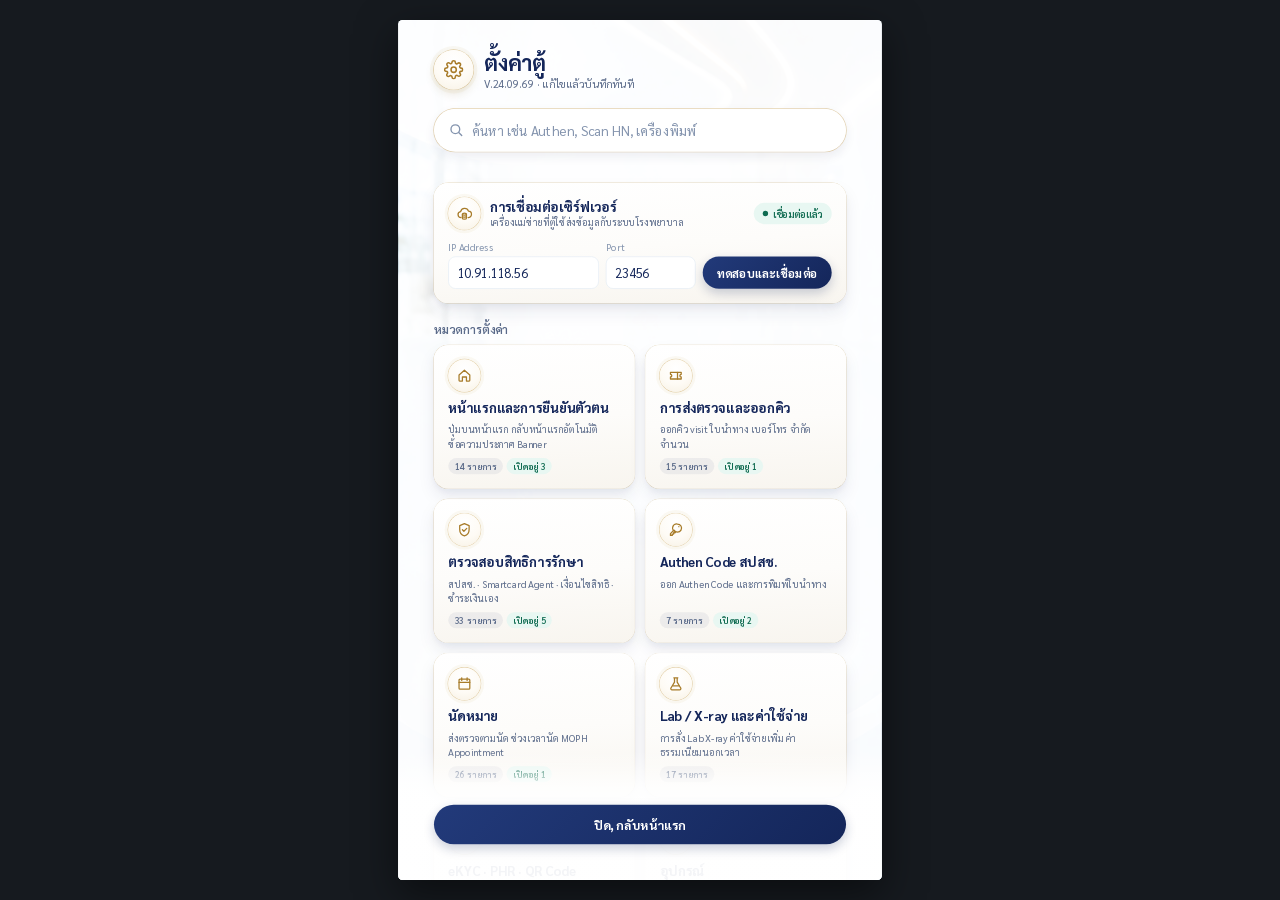
<file: settings.html>
<!doctype html>
<html lang="th">
<head>
<meta charset="utf-8">
<meta name="viewport" content="width=device-width, initial-scale=1">
<title>Kiosk — ตั้งค่าตู้</title>
<!-- ฟอนต์ Sarabun เก็บในเครื่อง (fonts/) ไม่พึ่งอินเทอร์เน็ต — เดิมโหลดจาก Google Fonts ถ้าช้า/หลุดจะค้างเป็นฟอนต์ไทยไม่มีหัวของเครื่อง
     preload ชุดอักษรไทยที่ใช้บ่อย ให้ฟอนต์พร้อมตั้งแต่วาดหน้าครั้งแรก -->
<link rel="preload" href="fonts/sarabun-500-thai.woff2" as="font" type="font/woff2" crossorigin>
<link rel="preload" href="fonts/sarabun-600-thai.woff2" as="font" type="font/woff2" crossorigin>
<link rel="preload" href="fonts/sarabun-700-thai.woff2" as="font" type="font/woff2" crossorigin>
<link rel="stylesheet" href="fonts/sarabun.css">
<style>
:root{
  --ink:#14265A; --ink-muted:#5B6B8A; --ink-soft:#8494AE;
  --blue:#1E7BE0; --blue-deep:#0D5BC6; --blue-050:#EAF3FD;
  --green:#1E9C78; --green-050:#E8F7F2;
  --gold:#A87C2A; --gold-050:#FBF3E2;
  --line:#D7E4F2; --gutter:80px;
}
*{box-sizing:border-box;margin:0;padding:0}
body{background:#161A1F;font-family:"Sarabun",system-ui,sans-serif;display:flex;flex-direction:column;align-items:center;padding:20px 12px}
.stage{width:1080px;height:var(--H,1920px);transform-origin:top center;flex:none}
.screen{position:relative;width:1080px;height:var(--H,1920px);overflow:hidden;border-radius:10px;
  background:#EAF2FB url("bg_home.png") center/cover no-repeat;box-shadow:0 30px 90px rgba(0,0,0,.5);color:var(--ink)}
.screen::before{content:"";position:absolute;inset:0;background:rgba(255,255,255,.9)}
body.bleed{padding:0;overflow:hidden}
body.bleed .screen{border-radius:0;box-shadow:none}
button{font:inherit;color:inherit}

/* ================= หน้าตั้งค่าตู้ (สำหรับเจ้าหน้าที่) =================
   Pain point เดิม: รายการกว่า 140 ข้อเรียงยาวหน้าเดียว หาไม่เจอ · มีรายการซ้ำ · สลับคำ "เปิด/ปิด"
   ใหม่: ค้นหาได้ทันที → แบ่ง 9 หมวด (การ์ดบอกจำนวนรายการ/ที่เปิดอยู่) → ในหมวดแยกหัวข้อย่อย · รายการซ้ำรวมเหลืออันเดียว */
.hd{position:absolute;left:0;right:0;top:0;z-index:3;padding:64px var(--gutter) 0}
.hd .top{display:flex;align-items:center;gap:24px}
.hd .gic{width:88px;height:88px;border-radius:50%;flex:none;display:grid;place-items:center;
  background:radial-gradient(circle at 50% 28%,#FFFFFF 0%,#FEFBF5 55%,#F7F1E4 100%);
  box-shadow:0 0 0 1.5px rgba(191,145,58,.42),0 0 0 9px rgba(191,145,58,.06),0 10px 22px rgba(120,92,30,.14)}
.hd .gic svg{width:44px;height:44px;stroke:var(--gold)}
.hd h1{font-size:48px;font-weight:700;line-height:60px}
.hd .sub{font-size:24px;color:var(--ink-muted);line-height:34px}
.hd .x{margin-left:auto;width:88px;height:88px;border-radius:50%;border:0;cursor:pointer;display:grid;place-items:center;background:rgba(20,38,90,.06)}
.hd .x svg{width:40px;height:40px;stroke:var(--ink-muted)}
.search{margin-top:40px;display:flex;align-items:center;gap:16px;height:96px;padding:0 32px;border-radius:99px;background:#fff;
  box-shadow:0 0 0 1.5px rgba(191,145,58,.4),0 10px 24px rgba(20,38,90,.08)}
.search svg{width:36px;height:36px;stroke:var(--ink-soft);flex:none}
.search input{flex:1;min-width:0;border:0;outline:0;background:none;font:inherit;font-size:30px;color:var(--ink)}
.search input::placeholder{color:var(--ink-soft)}
.search .clr{width:56px;height:56px;border-radius:50%;border:0;background:rgba(20,38,90,.06);cursor:pointer;display:grid;place-items:center}
.search .clr svg{width:28px;height:28px}
.body{position:absolute;left:0;right:0;top:340px;bottom:0;overflow-y:auto;padding:24px var(--gutter) 336px;z-index:2;   /* ล่างเผื่อแถบปุ่ม 288 + 48 */
  -webkit-mask-image:linear-gradient(180deg,transparent 0,#000 24px);mask-image:linear-gradient(180deg,transparent 0,#000 24px)}
.body::-webkit-scrollbar{display:none}
.lbl{font-size:26px;font-weight:600;color:var(--ink-muted);margin:8px 0 20px}

/* การ์ดหมวด 2 คอลัมน์ */
.grid{display:grid;grid-template-columns:1fr 1fr;gap:24px}
.gcard{display:flex;flex-direction:column;gap:12px;padding:32px;border-radius:32px;border:0;cursor:pointer;text-align:left;
  background:linear-gradient(176deg,#FFFFFF 0%,#FDFCFA 52%,#F8F5EF 100%);
  box-shadow:inset 0 1px 0 #fff,0 0 0 1px rgba(191,145,58,.32),0 7px 16px rgba(20,38,90,.055),0 20px 38px rgba(20,38,90,.08);transition:transform .15s}
.gcard:active{transform:scale(.98)}
.gcard .ic{width:72px;height:72px;border-radius:50%;display:grid;place-items:center;margin-bottom:4px;
  background:radial-gradient(circle at 50% 28%,#FFFFFF 0%,#FEFBF5 55%,#F7F1E4 100%);box-shadow:0 0 0 1.5px rgba(191,145,58,.42),0 0 0 8px rgba(191,145,58,.06)}
.gcard .ic svg{width:36px;height:36px;stroke:var(--gold)}
.gcard b{font-size:30px;line-height:40px}
.gcard p{font-size:22px;line-height:32px;color:var(--ink-muted);min-height:64px}
.gcard .meta{display:flex;gap:8px;margin-top:4px}
.chip{font-size:20px;font-weight:600;line-height:36px;padding:0 14px;border-radius:99px;background:rgba(20,38,90,.06);color:var(--ink-muted)}
.chip.on{background:var(--green-050);color:#0F6B51}

/* หน้าในหมวด */
.back{display:inline-flex;align-items:center;gap:10px;height:64px;padding:0 28px 0 20px;border-radius:99px;border:0;cursor:pointer;
  background:#fff;box-shadow:0 0 0 1.5px var(--line);font-size:24px;font-weight:600;color:var(--ink-muted)}
.back svg{width:28px;height:28px;stroke:var(--ink-muted)}
.ghead{display:flex;align-items:center;gap:20px;margin:28px 0 8px}
.ghead h2{font-size:44px;font-weight:700;line-height:56px}
.ghead p{font-size:24px;color:var(--ink-muted);line-height:34px}
.sec{margin-top:32px}
.sec h3{font-size:24px;font-weight:700;color:var(--gold);letter-spacing:.3px;margin:0 0 12px 8px}
.card{border-radius:24px;padding:0 32px;background:linear-gradient(176deg,#FFFFFF 0%,#FDFCFA 52%,#F8F5EF 100%);
  box-shadow:inset 0 1px 0 #fff,0 0 0 1px rgba(191,145,58,.32),0 7px 16px rgba(20,38,90,.055)}
.row{display:flex;align-items:center;gap:24px;min-height:104px;padding:20px 0}
.row + .row{border-top:1px solid rgba(20,38,90,.08)}
.row .tx{flex:1;min-width:0}
.row .tx b{display:block;font-size:28px;font-weight:500;line-height:40px}
.row .tx small{display:block;font-size:22px;line-height:32px;color:var(--ink-soft)}
.row .crumb{display:block;font-size:20px;line-height:28px;color:var(--gold);font-weight:600}
/* สวิตช์ใหญ่ แตะง่ายบนจอสัมผัส */
.sw{position:relative;flex:none;width:96px;height:56px;border-radius:99px;border:0;cursor:pointer;background:#D5DCE6;transition:background .2s}
.sw::after{content:"";position:absolute;left:6px;top:6px;width:44px;height:44px;border-radius:50%;background:#fff;box-shadow:0 2px 6px rgba(20,38,90,.25);transition:transform .2s cubic-bezier(.2,.8,.2,1)}
.sw[aria-checked="true"]{background:linear-gradient(135deg,#223A7A,var(--ink))}
.sw[aria-checked="true"]::after{transform:translateX(40px)}
.val{flex:none;width:380px;height:64px;border-radius:16px;border:1.5px solid var(--line);background:#fff;padding:0 20px;
  font:inherit;font-size:24px;color:var(--ink);outline:0;text-overflow:ellipsis}
.val:focus{border-color:var(--blue);box-shadow:0 0 0 4px rgba(30,123,224,.12)}
.act{flex:none;height:64px;padding:0 28px;border-radius:99px;border:0;cursor:pointer;background:var(--gold-050);color:#8A6420;font-size:24px;font-weight:600;
  box-shadow:0 0 0 1.5px rgba(191,145,58,.35)}
/* การเชื่อมต่อเซิร์ฟเวอร์ (เดิมเป็นหน้าแยก "เชื่อมต่อ" IP/Port) — การ์ดแรกของหน้าตั้งค่า ตู้ใช้งานไม่ได้ถ้าค่านี้ผิด */
.srv{padding:32px;border-radius:32px;margin-bottom:40px;background:linear-gradient(176deg,#FFFFFF 0%,#FDFCFA 52%,#F8F5EF 100%);
  box-shadow:inset 0 1px 0 #fff,0 0 0 1px rgba(191,145,58,.32),0 7px 16px rgba(20,38,90,.055),0 20px 38px rgba(20,38,90,.08)}
.srv .top{display:flex;align-items:center;gap:20px}
.srv .ic{width:72px;height:72px;border-radius:50%;display:grid;place-items:center;flex:none;
  background:radial-gradient(circle at 50% 28%,#FFFFFF 0%,#FEFBF5 55%,#F7F1E4 100%);box-shadow:0 0 0 1.5px rgba(191,145,58,.42),0 0 0 8px rgba(191,145,58,.06)}
.srv .ic svg{width:36px;height:36px;stroke:var(--gold)}
.srv b{font-size:30px;line-height:40px;display:block}
.srv small{font-size:22px;line-height:32px;color:var(--ink-muted)}
.st{margin-left:auto;display:inline-flex;align-items:center;gap:10px;height:48px;padding:0 20px;border-radius:99px;font-size:22px;font-weight:600;white-space:nowrap}
.st i{width:12px;height:12px;border-radius:50%;background:currentColor}
.st.ok{background:var(--green-050);color:#0F6B51}.st.bad{background:#FEF3F2;color:#B42318}.st.busy{background:var(--blue-050);color:var(--blue-deep)}
.srv .f{display:flex;gap:16px;margin-top:24px;align-items:flex-end}
.srv label{display:flex;flex-direction:column;gap:8px;font-size:22px;color:var(--ink-soft)}
.srv label.ip{flex:1}.srv label.pt{width:200px}
.srv .val{width:100%;height:72px;font-size:28px;font-variant-numeric:tabular-nums}
.srv .go{flex:none;height:72px;padding:0 32px;border-radius:99px;border:0;cursor:pointer;color:#fff;font-size:26px;font-weight:700;
  background:linear-gradient(135deg,#223A7A,var(--ink));box-shadow:0 10px 24px rgba(20,38,90,.22)}
/* แถบปุ่มล่าง (แบบเดียวกับหน้าผู้ป่วย): ปุ่มออก/ย้อนกลับอยู่ล่างที่เดียว เอื้อมถึงง่ายบนจอสูง 1920 */
.foot{position:absolute;left:0;right:0;bottom:0;height:288px;z-index:4;display:flex;align-items:flex-end;gap:24px;padding:0 var(--gutter) 80px;pointer-events:none;
  background:linear-gradient(180deg,rgba(255,255,255,0) 0,rgba(255,255,255,.3) 32px,rgba(255,255,255,.66) 60px,rgba(255,255,255,.88) 84px,rgba(255,255,255,.95) 110px)}
.foot button{pointer-events:auto;height:88px;border-radius:99px;border:0;cursor:pointer;font:inherit;font-size:28px;font-weight:700}
.foot .sec{min-width:280px;padding:0 40px;background:#fff;color:var(--ink-muted);box-shadow:0 0 0 1.5px var(--line),0 8px 20px rgba(20,38,90,.08);
  display:flex;align-items:center;justify-content:center;gap:10px}
.foot .sec svg{width:30px;height:30px;stroke:var(--ink-muted)}
.foot .pri{flex:1;color:#fff;background:linear-gradient(135deg,#223A7A,var(--ink));box-shadow:0 10px 24px rgba(20,38,90,.22)}
.empty{padding:80px 0;text-align:center;color:var(--ink-muted);font-size:28px}
mark{background:#FFE9A8;color:inherit;border-radius:4px}
/* แจ้งบันทึกแล้ว */
/* toast อยู่บนจุดเดียวกันทุกหน้า (y296 เหมือนป้ายแจ้งผลบนหน้าแรก) · ไม่อยู่ล่างเพราะแป้นพิมพ์/มือบังตอนกดปุ่ม */
.toast{position:absolute;left:50%;top:296px;z-index:9;transform:translateX(-50%);display:flex;align-items:center;gap:12px;padding:18px 32px;border-radius:99px;
  background:linear-gradient(135deg,#223A7A,var(--ink));color:#fff;font-size:26px;font-weight:600;box-shadow:0 16px 40px rgba(20,38,90,.3);pointer-events:none;transition:opacity .25s}
.toast svg{width:30px;height:30px;stroke:#fff}
.toast[hidden]{display:flex;opacity:0}
</style>
</head>
<body>
<div class="stage" id="stage"><div class="screen" id="screen"></div></div>

<script>
/* TODO(integration): ค่าเริ่มต้น/บันทึก อ่าน-เขียนตาราง setting_kiosk · เข้าหน้านี้ต้องผ่านรหัสผ่านตั้งค่าก่อน */
const DATA = [{"id": "home", "name": "หน้าแรกและการยืนยันตัวตน", "desc": "ปุ่มบนหน้าแรก กลับหน้าแรกอัตโนมัติ ข้อความประกาศ Banner", "ic": ["M4 11 12 4l8 7v8a1 1 0 0 1-1 1h-4v-6H9v6H5a1 1 0 0 1-1-1z"], "secs": [{"t": "ช่องทางยืนยันตัวตนบนหน้าแรก", "items": [{"k": "t", "l": "แสดงปุ่ม \"เลขบัตรประชาชน\"", "on": true, "h": "เดิม: ปิดการใช้งานไปยังหน้าจอใส่เลขบัตรประชาชน"}, {"k": "t", "l": "แสดงปุ่ม \"สแกน / กรอก HN\"", "on": true, "h": "เดิม: ปิด / เปิดการใช้งาน Scan HN (ซ้ำ 2 จุด รวมเป็นอันเดียว)"}, {"k": "t", "l": "แสดงปุ่ม \"สแกนใบหน้า\"", "on": true, "h": "เดิม: ปิด / เปิดการใช้งาน Scan ใบหน้า (ซ้ำ 2 จุด รวมเป็นอันเดียว)"}, {"k": "t", "l": "เมื่อกลับหน้าแรกให้แสดงหน้าจอ Scan HN เสมอ", "on": false, "h": ""}, {"k": "t", "l": "ลงทะเบียนจาก Mobile Application", "on": false, "h": "เดิมมี 2 จุด รวมเป็นอันเดียว"}]}, {"t": "กลับหน้าแรกอัตโนมัติ", "items": [{"k": "t", "l": "กลับหน้าแรกอัตโนมัติขณะเลือกเมนู", "on": false, "h": ""}, {"k": "v", "l": "ระยะเวลาในการกลับไปหน้าแรก", "v": "60", "h": "วินาที"}, {"k": "v", "l": "ระยะเวลากลับหน้าแรกหลังส่งตรวจ", "v": "", "h": "วินาที"}]}, {"t": "ข้อความและรูปบนหน้าจอ", "items": [{"k": "v", "l": "ข้อความประกาศ", "v": "", "h": ""}, {"k": "v", "l": "รูปภาพ Banner", "v": "hdr_banlat.png", "h": "แตะเพื่อเลือกรูปใหม่"}]}, {"t": "ข้อมูลจากบัตรประชาชน", "items": [{"k": "t", "l": "ดึงรูปภาพจากบัตรประชาชน", "on": false, "h": ""}, {"k": "t", "l": "อัพเดทรูปภาพจากการอ่านบัตรประชาชน", "on": false, "h": ""}, {"k": "t", "l": "ปิดการตรวจสอบความถูกต้องรหัส ปชช.", "on": false, "h": ""}, {"k": "t", "l": "เปลี่ยนคำนำหน้า กรณีเด็กอายุตั้งแต่ 15 ปี", "on": false, "h": ""}]}]}, {"id": "queue", "name": "การส่งตรวจและออกคิว", "desc": "ออกคิว visit ใบนำทาง เบอร์โทร จำกัดจำนวน", "ic": ["M4 7h16v3a2 2 0 0 0 0 4v3H4v-3a2 2 0 0 0 0-4z", "M14.5 7v10"], "secs": [{"t": "การออกคิว", "items": [{"k": "t", "l": "เลือก Queue Slot จากการนัดหมาย", "on": false, "h": ""}, {"k": "t", "l": "ออกคิวคัดกรอง (qs-slot)", "on": false, "h": ""}, {"k": "t", "l": "บันทึกออกคิวการส่งตรวจ visit เดิมที่ส่งตรวจแล้ว", "on": false, "h": ""}, {"k": "t", "l": "บันทึกออกคิวการส่งตรวจหลาย visit ที่ส่งตรวจแล้ว", "on": false, "h": ""}, {"k": "t", "l": "ปิดปุ่ม \"ออกคิวรายการที่เลือก\"", "on": false, "h": ""}, {"k": "t", "l": "ปิดการยืนยันครั้งที่ 2 เมื่อเลือกคิว", "on": false, "h": "เดิมมี 2 จุด รวมเป็นอันเดียว"}]}, {"t": "ขั้นตอนส่งตรวจ", "items": [{"k": "t", "l": "ให้เลือกลักษณะการมาของผู้ป่วยหลังเลือกเมนู", "on": true, "h": "เดิม: เลือกประเภทสภาพผู้ป่วยหลังเลือกเมนู"}, {"k": "t", "l": "ลงข้อมูลเบอร์โทรศัพท์ทุกครั้งที่ส่งตรวจ", "on": false, "h": ""}, {"k": "t", "l": "ใช้ Template แสดงเมนูส่งตรวจตามวัน", "on": false, "h": ""}, {"k": "t", "l": "จำกัดจำนวนการส่งตรวจในวัน", "on": false, "h": ""}, {"k": "t", "l": "เช็ควันหยุด เพื่อตรวจสอบเวลาทำการ", "on": false, "h": ""}, {"k": "t", "l": "ออกใบนำทางใหม่ตาม visit ที่เลือก", "on": false, "h": ""}, {"k": "t", "l": "เปิด visit แล้วเช็คประวัติยาเก่า", "on": false, "h": ""}, {"k": "v", "l": "ชื่อเครื่องที่ใช้เรียกเมนูห้องส่งตรวจ", "v": "ab", "h": ""}]}, {"t": "การจัดส่งยา", "items": [{"k": "t", "l": "ยืนยันจัดส่งยาหลังส่งตรวจ", "on": false, "h": ""}]}]}, {"id": "rights", "name": "ตรวจสอบสิทธิการรักษา", "desc": "สปสช. · Smartcard Agent · เงื่อนไขสิทธิ · ชำระเงินเอง", "ic": ["M12 3 5 6v5.5c0 4.3 2.9 8.2 7 9.5 4.1-1.3 7-5.2 7-9.5V6l-7-3Z", "m9 12 2.2 2.2L15.5 10"], "secs": [{"t": "การใช้งาน NHSO Secure Smartcard Agent", "items": [{"k": "t", "l": "ใช้งาน NHSO Secure Smartcard Agent", "on": true, "h": ""}, {"k": "t", "l": "เช็คสิทธิผ่าน Smartcard Agent", "on": true, "h": ""}, {"k": "v", "l": "IP Service Smartcard", "v": "10.91.118.43", "h": ""}]}, {"t": "การเช็คสิทธิ สปสช.", "items": [{"k": "t", "l": "ปิดการตรวจสอบสิทธิรักษาผ่าน สปสช.", "on": false, "h": ""}, {"k": "t", "l": "เช็ค Web Service จาก สปสช. โดยตรง", "on": false, "h": ""}, {"k": "t", "l": "ปิดตรวจสอบผ่าน สปสช. และใช้สิทธิติดตัวของผู้รับบริการ", "on": false, "h": ""}, {"k": "t", "l": "เช็คสิทธิ สปสช. ผ่าน api srm", "on": false, "h": ""}, {"k": "t", "l": "เช็คสิทธิ สปสช. RealPerson", "on": false, "h": ""}, {"k": "t", "l": "ปิดการตรวจสอบการเสียชีวิตผ่าน api สปสช.", "on": true, "h": ""}, {"k": "t", "l": "ตรวจสอบ Moph Claim-NHSO", "on": false, "h": ""}, {"k": "t", "l": "เช็คสิทธิที่ประสงค์ขอเบิกชดเชยจากกองทุน สปสช.", "on": false, "h": "กรณีไม่เลือกประสงค์เบิก"}, {"k": "t", "l": "อัพเดทสิทธิการรักษาคนไข้", "on": false, "h": ""}]}, {"t": "การใช้งานเช็คสิทธิตามเงื่อนไข ตามตั้งค่า", "items": [{"k": "t", "l": "เช็คสิทธิตามเงื่อนไข", "on": true, "h": ""}, {"k": "t", "l": "เช็ค HMain กับ csv", "on": false, "h": ""}, {"k": "v", "l": "รหัสสถานพยาบาล", "v": "99999", "h": ""}, {"k": "t", "l": "ตรวจสอบสถานพยาบาลรอง", "on": false, "h": ""}, {"k": "v", "l": "รหัสสถานพยาบาลรอง", "v": "XXXXX", "h": ""}, {"k": "t", "l": "ไม่เช็ค ThaiRefer", "on": true, "h": ""}, {"k": "t", "l": "แสดงปุ่มเช็คผล", "on": false, "h": "ไม่ใช้งานให้ปิดเสมอ"}]}, {"t": "การตรวจสอบสิทธิจากการส่งตรวจล่าสุดในวัน", "items": [{"k": "t", "l": "ตรวจสอบสิทธิจากการส่งตรวจล่าสุดในวัน", "on": false, "h": ""}, {"k": "v", "l": "รหัสสิทธิที่ใช้ตรวจสอบ", "v": "XXXXXXX", "h": ""}]}, {"t": "Refer / ส่งต่อ", "items": [{"k": "t", "l": "ตรวจสอบสิทธิ UC นอกเขต ผ่านทะเบียน Refer IN", "on": false, "h": ""}, {"k": "t", "l": "ไม่ใช้สิทธิการรักษาจากทะเบียน Refer In", "on": false, "h": ""}, {"k": "t", "l": "ตรวจสอบ MOPH Refer", "on": false, "h": ""}]}, {"t": "การตรวจสอบสิทธิ พ.ร.บ.", "items": [{"k": "t", "l": "ตรวจสอบด้วยสิทธิ พ.ร.บ. ที่กำหนด", "on": false, "h": ""}, {"k": "v", "l": "รหัสสิทธิ พ.ร.บ. ที่ใช้ตรวจสอบ", "v": "XX", "h": ""}, {"k": "t", "l": "เช็คสิทธิประกันอุบัติเหตุ", "on": false, "h": ""}]}, {"t": "การตรวจสอบสิทธิบุคคลต่างด้าว", "items": [{"k": "t", "l": "กำหนดสิทธิให้บุคคลต่างด้าว", "on": false, "h": ""}, {"k": "v", "l": "รหัสสิทธิที่ออกให้บุคคลต่างด้าว", "v": "07", "h": ""}, {"k": "t", "l": "ส่งตรวจคนไข้กลุ่มต่างชาติโดยให้สิทธิชำระเงิน", "on": false, "h": ""}]}, {"t": "ชำระเงินเอง", "items": [{"k": "t", "l": "เมื่อได้สิทธิชำระเงินเอง ไม่ให้ส่งตรวจ", "on": false, "h": ""}, {"k": "t", "l": "เมื่อสิทธิชำระเงินเอง เปลี่ยนสถานะเป็น \"ตรวจสอบสิทธิ\"", "on": false, "h": ""}, {"k": "t", "l": "ส่งตรวจแล้วกำหนดสถานะเป็น \"รอตรวจสอบสิทธิ\" ทุกกรณี", "on": false, "h": ""}]}]}, {"id": "authen", "name": "Authen Code สปสช.", "desc": "ออก Authen Code และการพิมพ์ใบนำทาง", "ic": ["M14.5 3.5a6 6 0 1 1-5.2 9L4 17.8V20.5h2.7v-2h2v-2h2l1.2-1.2A6 6 0 0 1 14.5 3.5Z", "M16.5 7.5h.01"], "secs": [{"t": "การออก Authen Code สปสช.", "items": [{"k": "t", "l": "ออก Authen Code สปสช.", "on": true, "h": ""}, {"k": "t", "l": "ออกผ่าน pucws", "on": false, "h": ""}, {"k": "t", "l": "ออกผ่าน nhsoendpoint", "on": true, "h": ""}, {"k": "t", "l": "ใช้ API Test Zone", "on": false, "h": ""}, {"k": "t", "l": "ออก Authen Code ใหม่ กรณี visit ในวันยังไม่เคยออก", "on": false, "h": ""}]}, {"t": "ใบนำทาง", "items": [{"k": "t", "l": "ปิดการพิมพ์ใบนำทาง กรณีออก Authen Code ใหม่", "on": false, "h": ""}, {"k": "v", "l": "ชื่อเครื่องเมนูพิมพ์ใบนำทาง กรณีออก Authen Code ใหม่", "v": "XXXXXXXXXXXX", "h": "เดิมมี 2 จุด รวมเป็นอันเดียว"}]}]}, {"id": "appt", "name": "นัดหมาย", "desc": "ส่งตรวจตามนัด ช่วงเวลานัด MOPH Appointment", "ic": ["M4 6.5A1.5 1.5 0 0 1 5.5 5h13A1.5 1.5 0 0 1 20 6.5v12a1.5 1.5 0 0 1-1.5 1.5h-13A1.5 1.5 0 0 1 4 18.5z", "M4 10h16M8 3v4M16 3v4"], "secs": [{"t": "การส่งตรวจนัดหมาย", "items": [{"k": "t", "l": "ใช้ข้อมูลนัดหมายให้เลือกเปิด visit", "on": true, "h": ""}, {"k": "t", "l": "ยืนยันส่งตรวจนัดหมายอัตโนมัติ", "on": false, "h": ""}, {"k": "t", "l": "ส่งตรวจนัดใช้สิทธิบังคับจากเมนู Kiosk", "on": false, "h": ""}, {"k": "t", "l": "ออกคิวซักประวัติตามคลินิกที่นัดหมาย", "on": false, "h": ""}, {"k": "t", "l": "ออกคิวซักประวัติตามห้องตรวจที่นัด", "on": false, "h": ""}, {"k": "t", "l": "ส่งตรวจพร้อมกันได้หลายคลินิกตามนัดในวัน", "on": false, "h": ""}, {"k": "v", "l": "ระยะหน่วงเวลา กรณีส่งตรวจนัดมากกว่า 1 นัด", "v": "", "h": "วินาที"}]}, {"t": "การส่งตรวจนัดหมายตามช่วงเวลานัดหมาย", "items": [{"k": "t", "l": "ส่งตรวจนัดหมายเช็คตามช่วงเวลานัด", "on": false, "h": ""}, {"k": "t", "l": "ส่งตรวจนัดหมายเช็คหลังช่วงเวลานัด", "on": false, "h": ""}, {"k": "t", "l": "ตรวจสอบเวลานัดจากการจอง slot นัด", "on": false, "h": ""}, {"k": "t", "l": "ส่งตรวจนัดกรณีมี Lab หรือ X-ray ไม่สนช่วงเวลา", "on": false, "h": ""}, {"k": "v", "l": "ระยะเวลาก่อนมารับบริการ", "v": "30", "h": "นาที"}, {"k": "v", "l": "ระยะเวลาหลังเวลานัดหมาย", "v": "90", "h": "นาที"}]}, {"t": "การตรวจสอบประเภทการมารับบริการ กรณีมาก่อนเวลาทำการ", "items": [{"k": "t", "l": "ตรวจสอบประเภทการมา กรณีมาก่อนเวลาทำการ (นัดหมาย)", "on": false, "h": ""}, {"k": "t", "l": "ตรวจสอบประเภทการมา กรณีมาก่อนเวลาทำการ (Walk-in)", "on": false, "h": ""}]}, {"t": "การตรวจสอบนัดหมาย MOPH API Specification", "items": [{"k": "t", "l": "ตรวจสอบนัดหมาย", "on": false, "h": ""}, {"k": "v", "l": "เมนูของห้องในการส่งตรวจนัดหมาย (ID)", "v": "XXXX", "h": ""}]}, {"t": "MOPH Appointment", "items": [{"k": "t", "l": "นัดหมายออนไลน์ MOPH Appointment", "on": false, "h": ""}, {"k": "v", "l": "ชื่อเครื่องเมนูส่งตรวจนัดหมายออนไลน์", "v": "ab", "h": ""}]}, {"t": "การส่งตรวจจากการนัดส่งต่อจาก รพช.", "items": [{"k": "t", "l": "ส่งตรวจจากการนัดส่งต่อจาก รพช.", "on": false, "h": ""}, {"k": "v", "l": "ชื่อเครื่องที่เรียกเมนูส่งตรวจนัดส่งต่อ", "v": "", "h": "ชื่อเครื่องของ Menu Kiosk"}, {"k": "t", "l": "ไม่เช็ค ThaiRefer (นัดส่งต่อ)", "on": false, "h": ""}]}, {"t": "การส่งตรวจกลุ่มเป้าหมายวัคซีนโควิด-19", "items": [{"k": "t", "l": "แสดงกลุ่มเป้าหมายวัคซีนโควิด-19", "on": false, "h": ""}, {"k": "v", "l": "ผู้ใช้และรหัสผ่านยืนยันเช็คกลุ่มเป้าหมาย", "v": "", "h": "ตั้งค่าผู้ใช้งาน"}, {"k": "v", "l": "ตรงตามนัด ส่งตรวจไปยังห้อง (depcode)", "v": "", "h": ""}, {"k": "v", "l": "ไม่ตรงตามนัด ส่งตรวจไปยังห้อง (depcode)", "v": "", "h": ""}]}]}, {"id": "lab", "name": "Lab / X-ray และค่าใช้จ่าย", "desc": "การสั่ง Lab X-ray ค่าใช้จ่ายเพิ่ม ค่าธรรมเนียมนอกเวลา", "ic": ["M9 3h6M10 3v6.5L4.8 18.2A1.8 1.8 0 0 0 6.3 21h11.4a1.8 1.8 0 0 0 1.5-2.8L14 9.5V3", "M7.5 15h9"], "secs": [{"t": "การสั่ง Lab และ X-ray", "items": [{"k": "t", "l": "ปิดการสั่ง Lab กรณีมีการสั่งจากนัดส่งตรวจ", "on": false, "h": ""}, {"k": "t", "l": "ปิดการสั่ง X-ray กรณีมีการสั่งจากนัดส่งตรวจ", "on": false, "h": ""}, {"k": "t", "l": "ปิดการคิดค่าใช้จ่ายการสั่ง Lab จากนัดส่งตรวจ", "on": false, "h": ""}, {"k": "t", "l": "ปิดการคิดค่าใช้จ่ายการสั่ง X-ray จากนัดส่งตรวจ", "on": false, "h": ""}, {"k": "t", "l": "ตรวจสอบเมนูสั่ง Lab ล่วงหน้าไม่ตรงวันนัด", "on": false, "h": ""}, {"k": "t", "l": "ตรวจสอบเมนูสั่ง X-ray ล่วงหน้าไม่ตรงวันนัด", "on": false, "h": ""}, {"k": "t", "l": "ยืนยันการสั่ง Lab ล่วงหน้าทั้งหมดภายในวัน", "on": false, "h": ""}, {"k": "t", "l": "ออก xn ในรูปแบบ HOSxP V.3", "on": false, "h": ""}, {"k": "t", "l": "บันทึกข้อมูล PACS รูปแบบ HOSxP V.3", "on": false, "h": ""}]}, {"t": "ค่าใช้จ่ายเพิ่มเติมตามเมนูส่งตรวจ", "items": [{"k": "t", "l": "คิดค่าใช้จ่ายเพิ่มเติมตามเมนูส่งตรวจ", "on": false, "h": ""}, {"k": "v", "l": "รหัสการชำระเงิน", "v": "", "h": "ถ้าไม่ใส่จะใช้ 03"}, {"k": "t", "l": "ใช้รหัสการชำระเงินตามสิทธิส่งตรวจ", "on": false, "h": ""}, {"k": "t", "l": "คิดค่าธรรมเนียมจากสิทธิการรักษา", "on": false, "h": ""}]}, {"t": "ค่าธรรมเนียมตรวจนอกเวลาตามห้องตรวจ", "items": [{"k": "t", "l": "คิดค่าธรรมเนียมตรวจนอกเวลาตามห้องตรวจ", "on": false, "h": ""}, {"k": "v", "l": "รหัสการชำระเงิน (นอกเวลา)", "v": "", "h": "ถ้าไม่ใส่จะใช้ 03"}, {"k": "t", "l": "ใช้รหัสการชำระเงินตามสิทธิส่งตรวจ (นอกเวลา)", "on": false, "h": ""}, {"k": "t", "l": "คิดค่าธรรมเนียมจากสิทธิการรักษา (นอกเวลา)", "on": false, "h": ""}]}]}, {"id": "ident", "name": "eKYC · PHR · QR Code", "desc": "ยืนยันตัวตน eKYC ยินยอม PHR สแกน QR และบาร์โค้ด HN", "ic": ["M4 8V6a2 2 0 0 1 2-2h2M16 4h2a2 2 0 0 1 2 2v2M20 16v2a2 2 0 0 1-2 2h-2M8 20H6a2 2 0 0 1-2-2v-2", "M14.4 11a2.4 2.4 0 1 1-4.8 0 2.4 2.4 0 0 1 4.8 0Z", "M8.5 16.4a4.2 4.2 0 0 1 7 0"], "secs": [{"t": "การเช็ค eKYC", "items": [{"k": "t", "l": "เช็ค eKYC", "on": false, "h": ""}, {"k": "t", "l": "สมัคร MOPH หลังยืนยันสำเร็จ", "on": false, "h": ""}, {"k": "v", "l": "รหัสประชาชนของเจ้าหน้าที่", "v": "13XXXXXXXXX02", "h": ""}, {"k": "v", "l": "pincode ของเจ้าหน้าที่", "v": "", "h": ""}]}, {"t": "การยินยอมการเข้าถึงข้อมูล PHR", "items": [{"k": "t", "l": "ยืนยันการยินยอมข้อมูล PHR", "on": false, "h": ""}]}, {"t": "การสแกน QR Code เพื่อใช้ Service API", "items": [{"k": "t", "l": "สแกน QR Code", "on": false, "h": ""}, {"k": "t", "l": "ลงทะเบียนใหม่ด้วย QR Code", "on": false, "h": ""}, {"k": "v", "l": "รหัสประชาชนผู้บันทึก", "v": "XXXXXXXXXXXXX", "h": ""}, {"k": "v", "l": "รหัสสถานพยาบาล (QR Code)", "v": "99999", "h": ""}]}, {"t": "การแปลงสัญลักษณ์จากการ Scan HN", "items": [{"k": "v", "l": "สัญลักษณ์ที่ต้องการแปลง", "v": "XXXX", "h": ""}, {"k": "v", "l": "ต้องการแปลงสัญลักษณ์เป็น", "v": "XXXX", "h": ""}]}]}, {"id": "device", "name": "อุปกรณ์", "desc": "เครื่องพิมพ์ กล้อง เครื่องชั่ง Gateway LIS", "ic": ["M7 9V4h10v5", "M6 18H4.5A1.5 1.5 0 0 1 3 16.5v-6A1.5 1.5 0 0 1 4.5 9h15a1.5 1.5 0 0 1 1.5 1.5v6a1.5 1.5 0 0 1-1.5 1.5H18", "M7 14h10v6H7z"], "secs": [{"t": "Printer", "items": [{"k": "a", "l": "ทดสอบพิมพ์", "h": "เฉพาะต่อกับเครื่องโดยตรง"}, {"k": "t", "l": "พิมพ์ผ่าน Gateway API", "on": false, "h": ""}, {"k": "v", "l": "IP Printer Gateway API", "v": "", "h": ""}, {"k": "v", "l": "Port Printer Gateway API", "v": "", "h": ""}]}, {"t": "ตั้งค่ากล้อง", "items": [{"k": "v", "l": "หมุนมุมกล้อง", "v": "", "h": "ใส่ได้ 90, 180, 270"}, {"k": "v", "l": "หมุนมุมกล้องแคปใบหน้า", "v": "", "h": "ใส่ได้ 90, 180, 270"}]}, {"t": "เครื่องชั่งน้ำหนัก วัดส่วนสูง", "items": [{"k": "t", "l": "วัดน้ำหนักส่วนสูงกับเครื่อง", "on": false, "h": ""}, {"k": "t", "l": "ใช้กับ Kiosk All in one", "on": false, "h": ""}]}, {"t": "ตั้งค่า Gateway สำหรับออกเลข LIS", "items": [{"k": "t", "l": "ออกเลข LIS", "on": false, "h": ""}, {"k": "v", "l": "IP Gateway", "v": "", "h": ""}, {"k": "v", "l": "Port Gateway", "v": "", "h": ""}]}]}, {"id": "system", "name": "ระบบและความปลอดภัย", "desc": "รหัสผ่าน License อัพเดท ข้อมูลเครื่อง", "ic": ["M15.2 12a3.2 3.2 0 1 1-6.4 0 3.2 3.2 0 0 1 6.4 0Z", "M19.4 14.6a1.7 1.7 0 0 0 .34 1.87l.06.06a2 2 0 1 1-2.83 2.83l-.06-.06a1.7 1.7 0 0 0-1.87-.34 1.7 1.7 0 0 0-1.03 1.56V21a2 2 0 1 1-4 0v-.11a1.7 1.7 0 0 0-1.11-1.56 1.7 1.7 0 0 0-1.87.34l-.06.06a2 2 0 1 1-2.83-2.83l.06-.06a1.7 1.7 0 0 0 .34-1.87 1.7 1.7 0 0 0-1.56-1.03H3a2 2 0 1 1 0-4h.11a1.7 1.7 0 0 0 1.56-1.11 1.7 1.7 0 0 0-.34-1.87l-.06-.06a2 2 0 1 1 2.83-2.83l.06.06a1.7 1.7 0 0 0 1.87.34H9a1.7 1.7 0 0 0 1.03-1.56V3a2 2 0 1 1 4 0v.11a1.7 1.7 0 0 0 1.03 1.56 1.7 1.7 0 0 0 1.87-.34l.06-.06a2 2 0 1 1 2.83 2.83l-.06.06a1.7 1.7 0 0 0-.34 1.87V9a1.7 1.7 0 0 0 1.56 1.03H21a2 2 0 1 1 0 4h-.11a1.7 1.7 0 0 0-1.49 1.03Z"], "secs": [{"t": "รหัสผ่านตั้งค่า", "items": [{"k": "a", "l": "เปลี่ยนรหัสผ่านตั้งค่า", "h": ""}, {"k": "v", "l": "Device Access Token", "v": "{3DD9574C-F5AB-46E4-8D44-4E11A5FB80B4}", "h": ""}]}, {"t": "ข้อมูลโรงพยาบาล", "items": [{"k": "v", "l": "สาขาที่ใช้งาน", "v": "", "h": ""}, {"k": "v", "l": "รหัสสถานพยาบาล", "v": "11446", "h": ""}, {"k": "v", "l": "รหัสประชาชนผู้บันทึก", "v": "1559900318327", "h": ""}]}, {"t": "License", "items": [{"k": "v", "l": "Mac Address", "v": "2C:D2:6B:74:68:C2", "h": ""}, {"k": "v", "l": "License Key", "v": "42E287A0B125C14DA65A8B53D4935224", "h": ""}]}, {"t": "Update Version Kiosk", "items": [{"k": "t", "l": "ตรวจสอบเวอร์ชันใหม่ตอนเปิดแอปทุกครั้ง", "on": false, "h": ""}, {"k": "a", "l": "ตรวจสอบและอัพเดทเวอร์ชัน", "h": "ปัจจุบัน V.24.09.69"}]}, {"t": "สำหรับผู้ดูแลระบบ", "items": [{"k": "t", "l": "เก็บ LogCat Debug", "on": false, "h": ""}, {"k": "a", "l": "ตรวจสอบและสร้างตาราง setting_kiosk", "h": "ตรวจสอบตารางข้อมูล"}]}]}];
const ic = (paths, w = 1.9) => `<svg viewBox="0 0 24 24" fill="none" stroke-width="${w}" stroke-linecap="round" stroke-linejoin="round">${paths.map(d => `<path d="${d}"/>`).join('')}</svg>`;
const I = {
  x:['M18 6 6 18M6 6l12 12'], back:['M15 5l-7 7 7 7'], search:['M10.5 17a6.5 6.5 0 1 0 0-13 6.5 6.5 0 0 0 0 13Z','m15.5 15.5 4.5 4.5'],
  check:['M4 12.5 9 17.5 20 6.5'], gear:DATA[DATA.length - 1].ic
};
DATA.forEach(g => g.secs.forEach(s => s.items.forEach(i => { i.g = g; i.s = s; })));
let OPEN = null, Q = '';
/* TODO(integration): ค่าจากตู้ · ทดสอบ = เชื่อมต่อเซิร์ฟเวอร์จริง · เปิดแอปแล้วเชื่อมต่อไม่ได้ → เปิดหน้าตั้งค่าที่การ์ดนี้ให้เอง */
const SRV = {ip:'10.91.118.56', port:'23456', st:'ok'};
const SRV_ST = {ok:'เชื่อมต่อแล้ว', bad:'เชื่อมต่อไม่ได้', busy:'กำลังทดสอบ…'};
const srvCard = () => `<div class="srv">
    <div class="top"><span class="ic">${ic(['M7 18a4.5 4.5 0 0 1-.6-8.96A6 6 0 0 1 18 8.5a4 4 0 0 1-.5 9.5','M9 13v6c0 .8 1.3 1.5 3 1.5s3-.7 3-1.5v-6','M9 13c0 .8 1.3 1.5 3 1.5s3-.7 3-1.5-1.3-1.5-3-1.5-3 .7-3 1.5ZM9 16c0 .8 1.3 1.5 3 1.5s3-.7 3-1.5'])}</span>
      <div><b>การเชื่อมต่อเซิร์ฟเวอร์</b><small>เครื่องแม่ข่ายที่ตู้ใช้ส่งข้อมูลกับระบบโรงพยาบาล</small></div>
      <span class="st ${SRV.st}"><i></i>${SRV_ST[SRV.st]}</span></div>
    <div class="f"><label class="ip">IP Address<input class="val" id="srvIp" value="${esc(SRV.ip)}" inputmode="decimal"></label>
      <label class="pt">Port<input class="val" id="srvPort" value="${esc(SRV.port)}" inputmode="numeric"></label>
      <button class="go" id="srvGo">ทดสอบและเชื่อมต่อ</button></div>
  </div>`;
const srvHit = () => /เซิร์ฟ|server|ip|port|เชื่อม|ฐานข้อมูล/i.test(Q);
const esc = t => t.replace(/[&<>"]/g, c => ({'&':'&amp;','<':'&lt;','>':'&gt;','"':'&quot;'}[c]));
const hl = t => { const e = esc(t); if (!Q) return e; const i = t.toLowerCase().indexOf(Q.toLowerCase()); return i < 0 ? e : esc(t.slice(0,i)) + '<mark>' + esc(t.slice(i, i + Q.length)) + '</mark>' + esc(t.slice(i + Q.length)); };
const all = () => DATA.flatMap(g => g.secs.flatMap(s => s.items));
const row = (i, crumb = false) => `<div class="row">
    <div class="tx">${crumb ? `<span class="crumb">${esc(i.g.name)} › ${esc(i.s.t)}</span>` : ''}<b>${hl(i.l)}</b>${i.h ? `<small>${esc(i.h)}</small>` : ''}</div>
    ${i.k === 't' ? `<button class="sw" role="switch" aria-checked="${i.on}" aria-label="${esc(i.l)}" data-id="${all().indexOf(i)}"></button>`
     : i.k === 'v' ? `<input class="val" value="${esc(i.v)}" placeholder="${esc(i.h || 'ยังไม่ได้ตั้งค่า')}" data-id="${all().indexOf(i)}" aria-label="${esc(i.l)}">`
     : `<button class="act" data-act="${all().indexOf(i)}">ดำเนินการ</button>`}
  </div>`;
function body(){
  if (Q){
    const r = all().filter(i => (i.l + ' ' + i.h + ' ' + i.s.t + ' ' + i.g.name).toLowerCase().includes(Q.toLowerCase()));
    return (srvHit() ? srvCard() : '') + `<div class="lbl">ผลการค้นหา ${r.length} รายการ</div>` + (r.length ? `<div class="card">${r.map(i => row(i, true)).join('')}</div>` : `<div class="empty">ไม่พบการตั้งค่าที่ค้นหา</div>`);
  }
  if (OPEN){
    const g = DATA.find(x => x.id === OPEN);
    return `<div class="ghead" style="margin-top:8px"><span class="gic" style="width:88px;height:88px;border-radius:50%;display:grid;place-items:center;flex:none;background:radial-gradient(circle at 50% 28%,#fff,#FEFBF5 55%,#F7F1E4);box-shadow:0 0 0 1.5px rgba(191,145,58,.42)">${ic(g.ic).replace('<svg','<svg style="width:44px;height:44px;stroke:#A87C2A"')}</span>
        <div><h2>${esc(g.name)}</h2><p>${esc(g.desc)}</p></div></div>
      ${g.secs.map(s => `<div class="sec"><h3>${esc(s.t)}</h3><div class="card">${s.items.map(i => row(i)).join('')}</div></div>`).join('')}`;
  }
  return srvCard() + `<div class="lbl">หมวดการตั้งค่า</div><div class="grid">${DATA.map(g => {
    const it = g.secs.flatMap(s => s.items), on = it.filter(i => i.k === 't' && i.on).length;
    return `<button class="gcard" data-g="${g.id}"><span class="ic">${ic(g.ic)}</span><b>${esc(g.name)}</b><p>${esc(g.desc)}</p>
      <span class="meta"><span class="chip">${it.length} รายการ</span>${on ? `<span class="chip on">เปิดอยู่ ${on}</span>` : ''}</span></button>`; }).join('')}</div>`;
}
function render(keepScroll){
  const scr = document.getElementById('screen');
  const b0 = scr.querySelector('.body'), st = keepScroll && b0 ? b0.scrollTop : 0;
  const had = document.activeElement && document.activeElement.id === 'q';
  scr.innerHTML = `
    <div class="hd">
      <div class="top"><span class="gic">${ic(I.gear)}</span>
        <div><h1>ตั้งค่าตู้</h1><div class="sub">V.24.09.69 · แก้ไขแล้วบันทึกทันที</div></div>
        </div>
      <label class="search">${ic(I.search, 2)}<input id="q" value="${esc(Q)}" placeholder="ค้นหา เช่น Authen, Scan HN, เครื่องพิมพ์" autocomplete="off">
        ${Q ? `<button class="clr" data-clr aria-label="ล้างคำค้นหา">${ic(I.x, 2.4)}</button>` : ''}</label>
    </div>
    <div class="body">${body()}</div>
    <div class="foot">${OPEN && !Q ? `<button class="sec" data-back>${ic(I.back, 2.2)}หมวดทั้งหมด</button>` : ''}<button class="pri" data-exit>ปิด, กลับหน้าแรก</button></div>
    <div class="toast" id="toast" hidden>${ic(I.check, 2.6)}<span id="toastT">บันทึกแล้ว</span></div>`;
  const q = scr.querySelector('#q');
  if (had){ q.focus(); q.setSelectionRange(Q.length, Q.length); }
  q.oninput = () => { Q = q.value.trim(); render(); };
  scr.querySelector('.body').scrollTop = st;
  scr.querySelectorAll('[data-g]').forEach(el => el.onclick = () => { OPEN = el.dataset.g; render(); });
  scr.querySelectorAll('[data-back]').forEach(el => el.onclick = () => { OPEN = null; render(); });
  scr.querySelectorAll('[data-clr]').forEach(el => el.onclick = () => { Q = ''; render(); });
  scr.querySelectorAll('[data-exit]').forEach(el => el.onclick = () => { location.href = 'welcome_v2.html'; });
  scr.querySelectorAll('.sw').forEach(el => el.onclick = () => { const i = all()[el.dataset.id]; i.on = !i.on; el.setAttribute('aria-checked', i.on); toast(); });
  scr.querySelectorAll('.val').forEach(el => el.onchange = () => { all()[el.dataset.id].v = el.value; toast(); });
  scr.querySelectorAll('[data-act]').forEach(el => el.onclick = () => toast('ส่งคำสั่งแล้ว'));
  const go = scr.querySelector('#srvGo');
  if (go) go.onclick = () => {
    SRV.ip = scr.querySelector('#srvIp').value.trim(); SRV.port = scr.querySelector('#srvPort').value.trim();
    SRV.st = 'busy'; render(true);
    /* ต้นแบบ: IP 4 ส่วน + Port เป็นตัวเลข = เชื่อมต่อได้ */
    setTimeout(() => { SRV.st = /^\d{1,3}(\.\d{1,3}){3}$/.test(SRV.ip) && /^\d{2,5}$/.test(SRV.port) ? 'ok' : 'bad'; render(true); toast(SRV.st === 'ok' ? 'เชื่อมต่อเซิร์ฟเวอร์แล้ว' : 'เชื่อมต่อไม่ได้ ตรวจสอบ IP / Port'); }, 1200);
  };
  fit();
}
function toast(t = 'บันทึกแล้ว'){
  const el = document.getElementById('toast'); document.getElementById('toastT').textContent = t;
  el.hidden = false; clearTimeout(window._tt); window._tt = setTimeout(() => el.hidden = true, 1400);
}
function fit(){
  const st = document.getElementById('stage');
  const bleed = innerHeight / innerWidth >= 1600 / 1080;
  document.body.classList.toggle('bleed', bleed);
  const s = bleed ? innerWidth / 1080 : Math.min((innerWidth - 40) / 1080, (innerHeight - 40) / 1920);
  const H = bleed ? innerHeight / s : 1920;
  st.style.setProperty('--H', H + 'px'); st.style.transform = `scale(${s})`; st.style.height = (H * s) + 'px';
}
addEventListener('resize', fit);
render();
</script>
<script>
if (['localhost','127.0.0.1'].includes(location.hostname)) {
  let stamp = null;
  setInterval(async () => { try { const r = await fetch(location.pathname, {method:'HEAD', cache:'no-store'}); const m = r.headers.get('last-modified'); if (stamp && m !== stamp) location.reload(); stamp = m; } catch (e) {} }, 1000);
}
</script>
<script src="idle.js"></script>
</body>
</html>
</file>
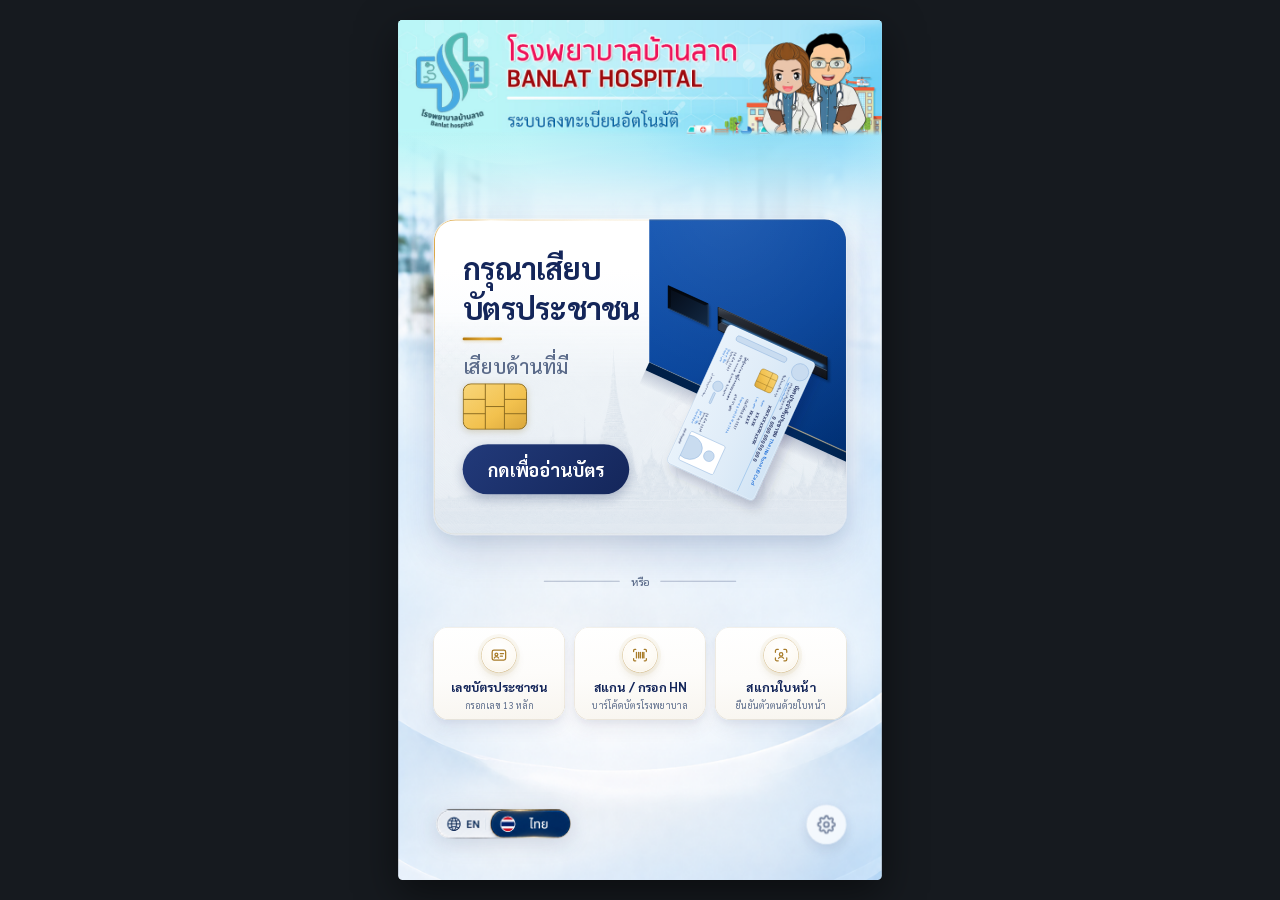
<file: welcome.html>
<!doctype html><meta charset="utf-8">
<title>Smart Hospital Kiosk</title>
<!-- หน้าแรกตัวจริงคือ welcome_v2.html · ไฟล์นี้เหลือไว้กันลิงก์/บุ๊กมาร์กเก่าพาไปหน้าดีไซน์เดิม
     ดีไซน์เดิมย้ายไปที่ welcome_old.html แล้ว -->
<meta http-equiv="refresh" content="0; url=welcome_v2.html">
<script>location.replace('welcome_v2.html');</script>
<p style="font:16px system-ui;padding:24px">กำลังไปหน้าแรก… <a href="welcome_v2.html">welcome_v2.html</a></p>
</file>
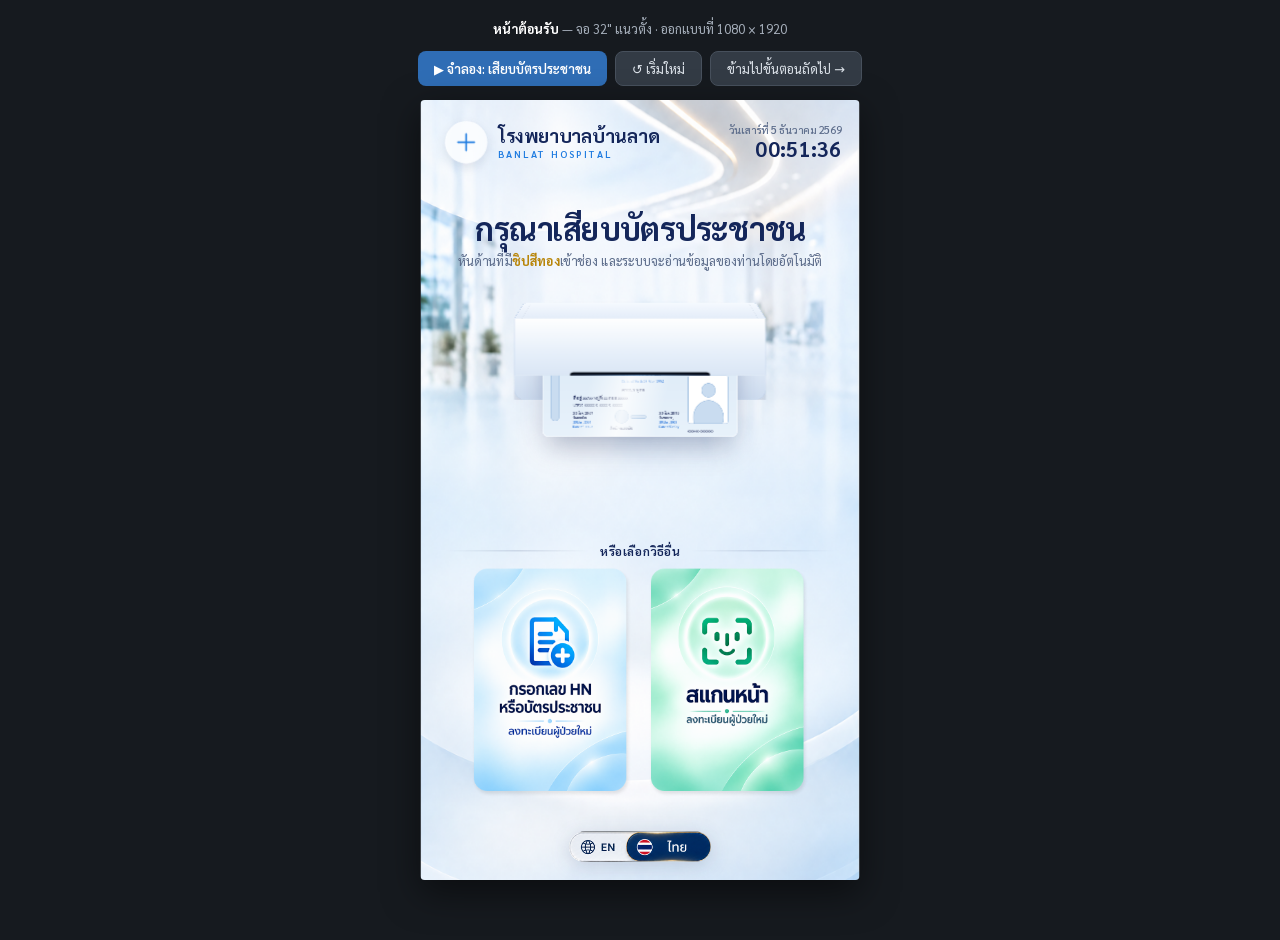
<file: welcome_old.html>
<!doctype html>
<html lang="th">
<head>
<meta charset="utf-8">
<meta name="viewport" content="width=device-width, initial-scale=1">
<title>Kiosk — หน้าต้อนรับ เสียบบัตรประชาชน</title>
<!-- ฟอนต์ Sarabun เก็บในเครื่อง (fonts/) ไม่พึ่งอินเทอร์เน็ต — เดิมโหลดจาก Google Fonts ถ้าช้า/หลุดจะค้างเป็นฟอนต์ไทยไม่มีหัวของเครื่อง
     preload ชุดอักษรไทยที่ใช้บ่อย ให้ฟอนต์พร้อมตั้งแต่วาดหน้าครั้งแรก -->
<link rel="preload" href="fonts/sarabun-500-thai.woff2" as="font" type="font/woff2" crossorigin>
<link rel="preload" href="fonts/sarabun-600-thai.woff2" as="font" type="font/woff2" crossorigin>
<link rel="preload" href="fonts/sarabun-700-thai.woff2" as="font" type="font/woff2" crossorigin>
<link rel="stylesheet" href="fonts/sarabun.css">
<style>
:root{
  /* ---- โทน "คลินิกสว่าง" ดึงจาก bg_home.png ---- */
  --ink:#14265A;          /* ตัวอักษรหลัก (กรมท่าเดียวกับในภาพ) */
  --ink-muted:#5B6B8A;    /* ตัวอักษรรอง */
  --blue:#1E7BE0;         /* น้ำเงินหลัก (ปุ่มซ้ายในภาพ) */
  --blue-deep:#0D5BC6;
  --blue-light:#5FB2FF;   /* แสง/ไฮไลต์ */
  --green:#1E9C78;        /* เขียว (ปุ่มขวาในภาพ) */
  --sky:#DCEBFA;
  --line:#B9CCE6;
  --glass:rgba(255,255,255,.72);
  --glass-border:rgba(255,255,255,.95);
  /* สีของบัตรประชาชนคงเดิม เพราะเป็นของจริง */
  --gold-300:#F0D9A8; --gold-400:#E3C489; --gold-500:#C9A25F; --gold-600:#A8834A;
}
*{box-sizing:border-box;margin:0;padding:0}
body{background:#161A1F;font-family:"Sarabun",system-ui,sans-serif;
  display:flex;flex-direction:column;align-items:center;padding:20px 12px 60px;gap:14px}
.toolbar{color:#A7B0BC;font-size:13px;text-align:center}
.toolbar b{color:#fff}
.stage{width:1080px;height:1920px;transform-origin:top center;flex:none}

/* ================= ฉากหลัง = ภาพ ================= */
.screen{
  position:relative;width:1080px;height:1920px;overflow:hidden;border-radius:10px;
  background:#EAF2FB url("bg_home.png") center/cover no-repeat;
  box-shadow:0 30px 90px rgba(0,0,0,.5);
  display:flex;flex-direction:column;color:var(--ink);
}
.layer{position:relative;z-index:1}

/* ================= Header ================= */
.top{display:flex;align-items:center;gap:26px;padding:52px 60px 0}
.crest{width:104px;height:104px;border-radius:50%;flex:none;display:grid;place-items:center;
  background:var(--glass);border:1.5px solid var(--glass-border);backdrop-filter:blur(14px);
  box-shadow:0 10px 30px rgba(20,38,90,.12)}
.crest svg{width:54px;height:54px;stroke:var(--blue)}
.brand{width:430px;flex:none}
.brand h1{font-size:46px;font-weight:700;letter-spacing:.2px;color:var(--ink);
  height:52px;line-height:52px;white-space:nowrap}
.brand .en{font-size:24px;letter-spacing:5px;color:var(--blue);margin-top:4px;font-weight:600;text-transform:uppercase}
/* ปุ่มเปลี่ยนภาษา = ภาพ 2 สถานะ (lang_th.png / lang_en.png ขนาด 576 x 149)
   ครึ่งซ้ายของภาพคือ EN ครึ่งขวาคือ TH เหมือนกันทั้งสองไฟล์ จึงวางจุดกดทับได้เลย */
.lang{position:absolute;left:50%;bottom:34px;width:360px;height:93px;margin-left:-180px;z-index:2;
  filter:drop-shadow(0 10px 24px rgba(20,38,90,.16))}
.lang img{display:block;width:100%;height:100%;object-fit:contain}
.lang button{position:absolute;top:0;bottom:0;width:50%;background:transparent;border:0;cursor:pointer;border-radius:999px}
.lang button.en{left:0}.lang button.th{right:0}
.lang button:active{transform:scale(.97)}

/* นาฬิกามุมขวาบน ตรงข้ามชื่อโรงพยาบาล */
.clockbox{margin-left:auto;text-align:right;flex:none;line-height:1.15;width:390px}
.clockbox .d{font-size:26px;color:var(--ink-muted);font-weight:500}
.clockbox .t{font-size:52px;font-weight:700;color:var(--ink);font-variant-numeric:tabular-nums;
  letter-spacing:1px;margin-top:2px}

/* ================= Headline ================= */
.head{text-align:center;padding:28px 60px 0;height:192px;flex:none;margin-top:70px}
/* กล่องหัวข้อสูงคงที่ สลับภาษาแล้วฉากด้านล่างไม่ขยับ */
.head h2{font-size:78px;font-weight:700;margin-top:12px;letter-spacing:-1px;color:var(--ink);
  height:96px;line-height:96px}
.head h2 em{font-style:normal;color:inherit}
.head p{font-size:31px;color:var(--ink-muted);margin-top:10px;font-weight:400;
  height:46px;line-height:46px}
.head p b{color:#B8860B;font-weight:700}
.head h2,.head p{white-space:nowrap}
html[lang=en] .head h2{font-size:70px}
html[lang=en] .head p{font-size:29px}

/* ================= ฉาก 3D ================= */
.scene{flex:1;display:grid;place-items:start center;padding:0 60px;min-height:0}
.rig{position:relative;width:760px;height:620px;overflow:hidden;
  perspective:3000px;perspective-origin:50% -60%;
  -webkit-mask-image:linear-gradient(180deg,#000 94%,transparent 100%);
          mask-image:linear-gradient(180deg,#000 94%,transparent 100%)}

/* ---------- ตัวเครื่องอ่านบัตร: สีขาว-ฟ้าเข้ากับล็อบบี้ ---------- */
.readerFace{position:absolute;left:70px;top:120px;width:620px;height:200px;border-radius:0 0 26px 26px;
  background:linear-gradient(180deg,#FFFFFF 0%,#E6EFFA 45%,#CFDDF0 100%);
  border:1px solid var(--line);border-top:0;
  box-shadow:0 30px 60px rgba(20,38,90,.22)}
.readerFace::before{content:"";position:absolute;left:50%;top:132px;width:344px;height:16px;margin-left:-172px;
  border-radius:8px;background:linear-gradient(180deg,#0F1B33,#1B2A4A);
  box-shadow:inset 0 4px 8px rgba(0,0,0,.9), 0 1px 0 rgba(255,255,255,.9)}
.readerFace::after{content:"";position:absolute;left:50%;top:139px;width:290px;height:2px;margin-left:-145px;border-radius:2px;
  background:linear-gradient(90deg,transparent,var(--blue-light),transparent);
  animation:scan 8s ease-in-out infinite alternate}
@keyframes scan{0%,56%{opacity:.25;transform:scaleX(.5)}64%{opacity:1;transform:scaleX(1)}
  82%{opacity:1}88%{opacity:.4}94%{opacity:1}100%{opacity:.4}}
.readerLower{z-index:1;clip-path:inset(140px 0 0 0)}
.readerUpper{z-index:3;clip-path:inset(0 0 60px 0);border-radius:0}
.readerTop{position:absolute;left:70px;top:-140px;width:620px;height:260px;z-index:3;
  transform-origin:50% 100%;transform:rotateX(90deg);
  background:linear-gradient(180deg,#F6FAFF 0%,#E4EDF9 100%);
  border:1px solid var(--line);border-bottom:0;border-radius:22px 22px 0 0}
.readerTop::after{content:"";position:absolute;inset:18px 18px 0;border-radius:14px 14px 0 0;
  border:1px solid rgba(20,38,90,.10);border-bottom:0}

.floorArrows{position:absolute;top:260px;width:60px;height:230px;transform-origin:50% 0;
  transform:rotateX(90deg);z-index:1;display:flex;flex-direction:column-reverse;align-items:center;gap:14px;
  padding-bottom:20px}
.floorArrows.l{left:120px}.floorArrows.r{right:120px}
.floorArrows span{width:30px;height:30px;border-left:4px solid var(--blue);border-top:4px solid var(--blue);
  transform:rotate(45deg);border-radius:3px;opacity:0;animation:fall 1.9s ease-in-out infinite}
.floorArrows span:nth-child(2){animation-delay:.22s}
.floorArrows span:nth-child(3){animation-delay:.44s}
@keyframes fall{0%{opacity:0;transform:rotate(45deg) translate(7px,7px)}
  45%{opacity:.95}100%{opacity:0;transform:rotate(45deg) translate(-7px,-7px)}}

/* ---------- ตัวบัตร (คงสีบัตรจริง) ---------- */
.card3d{position:absolute;left:140px;top:108px;width:480px;height:303px;z-index:2;
  animation:insert 8s cubic-bezier(.45,.05,.3,1) infinite alternate;will-change:transform}
.face{position:absolute;inset:0;border-radius:14px;overflow:hidden;
  background:linear-gradient(180deg,#D3E5F5 0%,#DFECF8 45%,#E8F2FB 100%);
  box-shadow:0 0 0 1.5px rgba(255,255,255,.7) inset, 0 34px 70px -12px rgba(20,38,90,.34);
  animation:faceShadow 8s cubic-bezier(.45,.05,.3,1) infinite alternate}
/* เงาติดตัวบัตร: นุ่มใหญ่ชั้นเดียวตอนตั้ง แล้วหายไปตอนนอน (ให้เงาบนพื้นรับช่วงแทน) */
@keyframes faceShadow{
  0%,22%{box-shadow:0 0 0 1.5px rgba(255,255,255,.7) inset, 0 34px 70px -12px rgba(20,38,90,.34)}
  34%,100%{box-shadow:0 0 0 1.5px rgba(255,255,255,.7) inset, 0 34px 70px -12px rgba(20,38,90,0)}}
.face::after{content:"";position:absolute;inset:-40%;
  background:linear-gradient(105deg,transparent 38%,rgba(255,255,255,.8) 48%,transparent 58%);
  animation:sheen 8s ease-in-out infinite alternate}
@keyframes sheen{0%,6%{transform:translateX(-70%)}26%,100%{transform:translateX(70%)}}
/* ---------- หน้าบัตร: จัดวางตามแม่แบบบัตรประชาชนไทย (ภาพอ้างอิง 340 x 220 → บัตร 480 x 303) ----------
   สูตรแปลง: x' = (x-137)*1.412, y' = (y-108)*1.377  ทุกพิกัดด้านล่างเป็น px บนบัตร */
.face{--ink:#1E2A5A;--blue:#1F6FD8;--red:#D8202B;--gold:#F2C14E;--line:#7FB2E5;--sky:#C9DDF1}
.face *{position:absolute;box-sizing:border-box}
.face .t{white-space:nowrap;line-height:1;color:var(--ink);font-weight:500}
.face .t.b{font-weight:700}
.face .t.blue{color:var(--blue)}
.face .t.mono{letter-spacing:1.2px;font-weight:700}
/* placeholder แบบ wireframe: วงกลม/วงรี/สี่เหลี่ยมมน แทนภาพวาดทุกชิ้น */
.face .ph{background:#C9DCF0;border:1.5px solid #8FB4DC}
.face .ph.circle{border-radius:50%}
.face .ph.pill{border-radius:99px}
.face .ph.box{border-radius:8px}
.face .garuda{left:19px;top:6px;width:56px;height:56px}
/* เส้นใต้แถวเลขบัตร */
.face .rule{left:75px;top:58px;width:395px;height:1px;background:var(--line)}
/* บาร์โค้ดแนวตั้ง → กล่องมน */
.face .barcode{left:21px;top:88px;width:20px;height:176px}
/* ชิปทอง */
.face .chip{left:84px;top:90px;width:64px;height:60px;border-radius:9px;background:linear-gradient(145deg,#F8D67A,#F2C14E 60%,#D9A63A);border:1.2px solid #8A6A20}
.face .chip::before{content:"";position:absolute;left:0;right:0;top:34%;height:1.2px;background:#8A6A20}
.face .chip::after{content:"";position:absolute;left:30%;right:30%;top:0;bottom:0;border-left:1.2px solid #8A6A20;border-right:1.2px solid #8A6A20}
/* รูปถ่าย → กล่อง + วงกลม(หัว) + วงรี(ไหล่) */
.face .photo{left:358px;top:151px;width:99px;height:120px;background:#fff;border:1.5px solid #8FB4DC;border-radius:6px;overflow:hidden}
.face .photo::before{content:"";position:absolute;left:50%;top:16%;width:34%;height:28%;margin-left:-17%;border-radius:50%;background:#C9DCF0;border:1.5px solid #8FB4DC}
.face .photo::after{content:"";position:absolute;left:50%;top:52%;width:76%;height:70%;margin-left:-38%;border-radius:50%;background:#C9DCF0;border:1.5px solid #8FB4DC}
/* ตราประทับ → วงกลม, ลายเซ็น → แคปซูล */
.face .stamp{left:178px;top:236px;width:34px;height:34px}
.face .sign{left:216px;top:250px;width:40px;height:8px}

/* ---------- เงาบัตรบนพื้น ----------
   นอนราบ (rotateX 90) ที่ระดับขอบล่างของบัตร แล้วเดินตามบัตรทุกจังหวะ
   ตอนบัตรตั้ง → เงาแคบ (scaleY .35) อยู่ใต้ขอบล่าง / ตอนบัตรนอน → เงาเท่ารอยเท้าบัตร */
.cardShadow{position:absolute;left:140px;top:108px;width:480px;height:303px;z-index:1;pointer-events:none;
  border-radius:50%;
  background:radial-gradient(ellipse at 50% 50%, rgba(20,38,90,.40) 0%, rgba(20,38,90,.20) 42%, rgba(20,38,90,0) 72%);
  filter:blur(18px);
  animation:cardShadow 8s cubic-bezier(.45,.05,.3,1) infinite alternate;will-change:transform,opacity}
@keyframes cardShadow{
  0%,22%{transform:translate3d(0,104px,332px) rotateX(90deg) rotateZ(0deg) scale(1.16,1.12);opacity:0}
  34%   {transform:translate3d(0,104px,332px) rotateX(90deg) rotateZ(0deg) scale(1.16,1.12);opacity:.85}
  42%   {transform:translate3d(0,14px,332px)  rotateX(90deg) rotateZ(0deg) scale(1.16,1.12)}
  54%   {transform:translate3d(0,14px,332px)  rotateX(90deg) rotateZ(90deg) scale(1.16,1.12)}
  58%   {transform:translate3d(0,14px,332px)  rotateX(90deg) rotateZ(90deg) scale(1.16,1.12)}
  63%   {transform:translate3d(0,14px,262px)  rotateX(90deg) rotateZ(90deg) scale(1.16,1.12)}
  82%,100%{transform:translate3d(0,14px,12px) rotateX(90deg) rotateZ(90deg) scale(1.16,1.12);opacity:.85}
}

/* ---------- คีย์เฟรมหลัก ----------
   เดินหน้า 8 วิ: โชว์หน้าบัตร → เอนลงนอน → วางบนขอบรับ → หันชิปเข้าช่อง → แทงเข้าครึ่งใบ → ค้างอ่าน
   แล้ว animation-direction: alternate จะเล่น "ย้อนกลับ" ทางเดิมอีก 8 วิ (ดึงบัตรออก → หมุนกลับ → ยกขึ้นตั้ง) วนไปเรื่อยๆ
   จึงไม่มีการจางหาย/วาร์ป ทุก element ประกอบใช้ 8s alternate เหมือนกันเพื่อให้จังหวะตรง */
@keyframes insert{
  0%,22%{transform:translate3d(0,90px,320px) rotateX(0deg)  rotateZ(0deg)}
  34%   {transform:translate3d(0,90px,320px) rotateX(88deg) rotateZ(0deg)}
  42%   {transform:translate3d(0,0,320px)    rotateX(88deg) rotateZ(0deg)}
  54%   {transform:translate3d(0,0,320px)    rotateX(88deg) rotateZ(90deg)}
  58%   {transform:translate3d(0,0,320px)    rotateX(88deg) rotateZ(90deg)}
  63%   {transform:translate3d(0,0,250px)    rotateX(89deg) rotateZ(90deg)}
  82%,100%{transform:translate3d(0,0,0px)   rotateX(90deg) rotateZ(90deg)}
}

/* ================= "หรือเลือกวิธีอื่น" เหนือปุ่มในภาพ ================= */
.altLabel{position:absolute;left:60px;right:60px;top:1090px;z-index:2;
  display:flex;align-items:center;gap:26px;color:var(--ink);font-size:30px;font-weight:600;letter-spacing:1px}
.altLabel::before,.altLabel::after{content:"";flex:1;height:2px;border-radius:2px;
  background:linear-gradient(90deg,transparent,rgba(20,38,90,.25),transparent)}

/* ---------- ปุ่มภาพ 2 ปุ่ม (btn_hn.png / btn_scan.png ต้นฉบับ 466 x 668 แสดงที่ 85% = 396 x 568) ----------
   เนื้อการ์ดจริงอยู่ที่ inset 8px ซ้าย-ขวา / 4px บน / 20px ล่าง (ส่วนที่เหลือคือเงา) */
.btnImg{position:absolute;top:1150px;width:396px;height:568px;z-index:2;padding:0;margin:0;
  background:transparent;border:0;cursor:pointer;
  transition:transform .15s ease, filter .15s ease;transform-origin:50% 50%}
.btnImg img{display:block;width:100%;height:100%}
.btnImg.hn  {left:124px}
.btnImg.scan{left:560px}
.btnImg:active{transform:scale(.97);filter:brightness(.96)}


/* ================= Modal ความยินยอม (เด้งหลังอ่านบัตรสำเร็จ) ================= */
/* attribute hidden ต้องชนะกฎ display ของคลาสด้านล่าง ไม่งั้น modal โผล่ตั้งแต่โหลดหน้า */
[hidden]{display:none!important}
:root{--cs-ink:#14265A;--cs-muted:#5B6B8A;--cs-soft:#8494AE;--cs-blue:#1E7BE0;--cs-deep:#0D5BC6;
  --cs-050:#EAF3FD;--cs-green:#1E9C78;--cs-g050:#E8F7F2;--cs-amber:#B45309;--cs-a050:#FEF5E7;
  --cs-red:#D92D20;--cs-r050:#FEF3F2;--cs-line:#D7E4F2}

/* ชั้นอ่านบัตร: ขึ้นทับจอสั้นๆ ก่อนเด้ง modal */
.reading{position:absolute;inset:0;z-index:5;background:rgba(255,255,255,.82);backdrop-filter:blur(4px);
  display:flex;flex-direction:column;align-items:center;justify-content:center;gap:30px;color:var(--cs-ink)}
.reading .ring{width:170px;height:170px;border-radius:50%;border:10px solid var(--cs-050);
  border-top-color:var(--cs-blue);animation:csspin 1.1s linear infinite}
@keyframes csspin{to{transform:rotate(360deg)}}
.reading b{font-size:46px;font-weight:700}
.reading span{font-size:28px;color:var(--cs-muted)}

.ov{position:absolute;inset:0;z-index:6;background:rgba(10,25,60,.52);backdrop-filter:blur(6px);
  display:flex;align-items:center;justify-content:center;padding:130px 60px;color:var(--cs-ink)}
.sheet{width:952px;max-height:100%;border-radius:40px;display:flex;flex-direction:column;position:relative;
  overflow:hidden;
  background:linear-gradient(170deg,#FFFFFF 0%,#FAFCFF 42%,#F3F8FE 100%);
  box-shadow:0 60px 130px rgba(6,20,50,.50), 0 0 0 1px rgba(20,38,90,.06),
             inset 0 2px 0 rgba(255,255,255,.95)}
/* การ์ดบอกว่ากำลังขอความยินยอมในนามใคร — โทนเดียวกับแป้นตัวเลข */
.pid{margin:26px 44px 0;padding:22px 26px;border-radius:26px;flex:none;display:flex;align-items:center;gap:22px;
  background:linear-gradient(170deg,#FFFFFF 0%,#F4F9FF 55%,#EAF3FD 100%);
  border:1px solid #DCE8F6;
  box-shadow:inset 0 2px 0 rgba(255,255,255,.95), 0 8px 20px rgba(20,38,90,.07)}
.pid .av{width:74px;height:74px;border-radius:50%;flex:none;display:grid;place-items:center;
  background:radial-gradient(circle at 50% 30%, #FFFFFF 0%, #E4F0FC 65%, #D3E6F9 100%);
  border:1px solid rgba(255,255,255,.95);
  box-shadow:0 0 0 7px rgba(30,123,224,.05), 0 8px 18px rgba(30,123,224,.14)}
.pid .av svg{width:38px;height:38px;stroke:var(--cs-deep)}
.pid .nm{font-size:34px;font-weight:700;color:var(--cs-ink);line-height:1.15}
.pid .meta{font-size:23px;color:var(--cs-muted);margin-top:5px}
.pid .meta b{color:var(--cs-ink);font-weight:600}
.pid .vf{margin-left:auto;flex:none;display:flex;align-items:center;gap:10px;
  padding:12px 20px;border-radius:99px;font-size:21px;font-weight:700;color:#0F6B51;
  background:linear-gradient(180deg,#F0FBF6,#E2F6EE);border:1px solid #BFE6D8;
  box-shadow:0 4px 12px rgba(30,156,120,.14)}
.pid .vf .dot{width:26px;height:26px;border-radius:50%;flex:none;display:grid;place-items:center;
  background:linear-gradient(135deg,#34C39B,#1E9C78);box-shadow:0 2px 6px rgba(30,156,120,.35)}
.pid .vf .dot svg{width:15px;height:15px;stroke:#fff}
.sheet .sh{padding:24px 44px 22px;border-bottom:1px solid rgba(20,38,90,.07);flex:none;display:flex;gap:20px;align-items:flex-start}
.sheet .sh .ic{width:64px;height:64px;border-radius:20px;flex:none;display:grid;place-items:center;
  background:radial-gradient(circle at 50% 30%, #FFFFFF 0%, #E9F3FD 60%, #DCEBFA 100%);
  border:1px solid rgba(255,255,255,.95);
  box-shadow:0 0 0 6px rgba(30,123,224,.05), 0 8px 18px rgba(30,123,224,.15)}
.sheet .sh .ic svg{width:34px;height:34px;stroke:var(--cs-deep)}
.sheet .sh h2{font-size:38px;font-weight:700;line-height:1.2}
.sheet .sh p{font-size:23px;color:var(--cs-muted);margin-top:6px}
.sheet .sb{flex:1;min-height:0;overflow-y:auto;padding:26px 44px;display:flex;flex-direction:column;gap:18px}
.sheet .sf{flex:none;border-top:1px solid rgba(20,38,90,.07);padding:24px 44px 28px;display:flex;flex-direction:column;gap:18px}
.sheet .sf .row{display:flex;gap:16px}

.csCard{background:#F8FBFF;border:1px solid var(--cs-line);border-radius:24px;padding:24px 28px}
.csCard h3{font-size:26px;font-weight:700;color:var(--cs-deep);display:flex;align-items:center;gap:12px;margin-bottom:12px}
.csCard h3 .n{width:34px;height:34px;border-radius:9px;background:var(--cs-050);display:grid;place-items:center;
  font-size:19px;color:var(--cs-deep);flex:none}
.csCard p{font-size:25px;line-height:1.5}
.scope{display:grid;grid-template-columns:1fr 1fr;gap:12px 24px}
.scope li{list-style:none;display:flex;gap:12px;align-items:flex-start;font-size:23px;line-height:1.4}
.scope li i{width:25px;height:25px;border-radius:50%;background:var(--cs-g050);flex:none;margin-top:3px;
  display:grid;place-items:center}
.scope li i svg{width:14px;height:14px;stroke:var(--cs-green)}
.scope li small{display:block;font-size:19px;color:var(--cs-soft);margin-top:1px}
.nosend{margin-top:16px;background:var(--cs-r050);border:1px solid #FDCFCA;border-radius:16px;padding:15px 20px;
  font-size:22px;color:#98211A;line-height:1.45}
.nosend b{color:var(--cs-red)}
.csNote{border-radius:20px;padding:20px 24px;font-size:24px;line-height:1.5;display:flex;gap:16px}
.csNote i{width:36px;height:36px;border-radius:50%;flex:none;display:grid;place-items:center}
.csNote i svg{width:20px;height:20px}
.csNote.blue{background:var(--cs-050);border:1px solid #C6DFF8;color:var(--cs-deep)}
.csNote.blue i{background:#D5E8FB} .csNote.blue i svg{stroke:var(--cs-deep)}
.csNote.amber{background:var(--cs-a050);border:1px solid #F6DCB4;color:#7C3B06}
.csNote.amber i{background:#FBE3BE} .csNote.amber i svg{stroke:var(--cs-amber)}

.agree{display:flex;gap:18px;align-items:flex-start;background:#fff;border:2px solid var(--cs-line);
  border-radius:20px;padding:20px 24px;cursor:pointer;font:inherit;text-align:left;width:100%;color:var(--cs-ink)}
.agree[aria-checked="true"]{border-color:var(--cs-green);background:var(--cs-g050)}
.agree .bx{width:40px;height:40px;border-radius:11px;border:2.5px solid var(--cs-line);flex:none;
  display:grid;place-items:center;background:#fff}
.agree[aria-checked="true"] .bx{border-color:var(--cs-green);background:var(--cs-green)}
.agree .bx svg{width:23px;height:23px;stroke:#fff;opacity:0}
.agree[aria-checked="true"] .bx svg{opacity:1}
.agree .tx{font-size:25px;line-height:1.45}
.agree.locked{opacity:.45;pointer-events:none}

.csBtn{font:inherit;border:0;border-radius:99px;cursor:pointer;display:flex;align-items:center;
  justify-content:center;gap:14px;font-weight:700;white-space:nowrap;flex:1}
.csBtn svg{width:26px;height:26px}
.csBtn.ghost{background:#fff;border:2px solid var(--cs-line);color:var(--cs-muted);font-size:26px;padding:22px 30px}
.csBtn.primary{background:linear-gradient(135deg,#5FB2FF,var(--cs-blue) 45%,var(--cs-deep));color:#fff;
  font-size:32px;padding:24px 40px;box-shadow:0 10px 26px rgba(30,123,224,.32)}
.csBtn.primary svg{stroke:#fff}
.csBtn.primary[disabled]{background:#C9D6E6;box-shadow:none;cursor:not-allowed}

.scrollcue{position:absolute;left:50%;transform:translateX(-50%);bottom:272px;z-index:7;
  background:var(--cs-deep);color:#fff;font-size:21px;font-weight:600;border-radius:99px;
  padding:12px 24px;display:flex;align-items:center;gap:9px;box-shadow:0 10px 26px rgba(13,91,198,.4)}
.scrollcue svg{width:19px;height:19px;stroke:#fff}
.scrollcue.hide{display:none}


/* ================= Modal แป้นตัวเลข (กรอก HN / เลขบัตรประชาชน) =================
   สไตล์ให้เข้ากับการ์ดในภาพพื้นหลัง: ผิวไล่สีขาว-ฟ้า ขอบเรืองแสง เงานุ่มหลายชั้น */
.kpSheet{width:880px;position:relative;border-radius:40px;display:flex;flex-direction:column;overflow:hidden;
  background:linear-gradient(170deg,#FFFFFF 0%,#FAFCFF 42%,#F1F7FE 100%);
  box-shadow:0 60px 130px rgba(6,20,50,.50), 0 0 0 1px rgba(20,38,90,.06),
             inset 0 2px 0 rgba(255,255,255,.95)}
/* แสงนวลมุมบน ให้ผิวดูมีมิติเหมือนการ์ดในภาพ */
.kpSheet::before{content:"";position:absolute;left:-15%;top:-30%;width:130%;height:70%;pointer-events:none;
  background:radial-gradient(closest-side, rgba(95,178,255,.16), transparent 70%)}
.kpSheet>*{position:relative}

.kpSheet .sh{padding:34px 46px 26px;display:flex;gap:22px;align-items:flex-start;
  border-bottom:1px solid rgba(20,38,90,.07)}
.kpSheet .sh .ic{width:70px;height:70px;border-radius:22px;flex:none;display:grid;place-items:center;
  background:radial-gradient(circle at 50% 30%, #FFFFFF 0%, #E9F3FD 60%, #DCEBFA 100%);
  border:1px solid rgba(255,255,255,.95);
  box-shadow:0 0 0 7px rgba(30,123,224,.055), 0 10px 22px rgba(30,123,224,.16)}
.kpSheet .sh .ic svg{width:36px;height:36px;stroke:var(--cs-deep)}
.kpSheet .sh h2{font-size:38px;font-weight:700;line-height:1.2;color:var(--cs-ink)}
.kpSheet .sh p{font-size:23px;color:var(--cs-muted);margin-top:6px}
.kpSheet .sb{padding:26px 46px 32px;display:flex;flex-direction:column;gap:22px}

/* สลับประเภทเลข — รางฝังลึก ปุ่มที่เลือกเป็นน้ำเงินไล่สีเหมือนปุ่มภาษา */
.kpMode{display:flex;gap:10px;border-radius:99px;padding:9px;
  background:linear-gradient(180deg,#E7EFF9,#F2F7FC);
  box-shadow:inset 0 2px 6px rgba(20,38,90,.12), 0 1px 0 rgba(255,255,255,.9)}
.kpMode button{flex:1;font:inherit;font-size:27px;font-weight:600;color:var(--cs-muted);background:transparent;
  border:0;border-radius:99px;padding:18px 0;cursor:pointer;transition:.2s}
.kpMode button[aria-pressed="true"]{color:#fff;
  background:linear-gradient(135deg,#5FB2FF,#1E7BE0 48%,#0D5BC6);
  box-shadow:0 8px 20px rgba(30,123,224,.34), inset 0 1px 0 rgba(255,255,255,.35)}

/* ช่องแสดงตัวเลข — ผิวฝังลึกเหมือนหน้าจอย่อย */
.kpView{border-radius:26px;padding:26px 30px;display:flex;align-items:center;gap:18px;min-height:130px;
  background:linear-gradient(180deg,#EDF3FB 0%,#FAFCFF 100%);
  border:1px solid #DCE7F4;
  box-shadow:inset 0 4px 12px rgba(20,38,90,.11), inset 0 -1px 0 rgba(255,255,255,.9)}
.kpView .val{flex:1;font-size:58px;font-weight:700;color:var(--cs-ink);letter-spacing:5px;
  font-variant-numeric:tabular-nums;line-height:1.1;word-break:break-all;
  text-shadow:0 1px 0 rgba(255,255,255,.9)}
.kpView .val .ph{color:#BCCBDE;font-weight:600;text-shadow:none}
.kpView .val .cur{display:inline-block;width:4px;height:52px;border-radius:2px;
  background:linear-gradient(180deg,#5FB2FF,#1E7BE0);
  vertical-align:-8px;margin-left:4px;animation:kpBlink 1s step-end infinite}
@keyframes kpBlink{50%{opacity:0}}
.kpView .cnt{font-size:24px;color:var(--cs-soft);font-weight:600;white-space:nowrap;flex:none}

/* แป้นตัวเลข — ปุ่มผิวไล่สีขาว มีไฮไลต์ขอบบนและเงานุ่ม */
.kpPad{display:grid;grid-template-columns:repeat(3,1fr);gap:16px}
.kpPad button{position:relative;font:inherit;font-size:48px;font-weight:700;color:var(--cs-ink);
  border:1px solid rgba(255,255,255,.9);border-radius:22px;height:114px;cursor:pointer;
  display:flex;align-items:center;justify-content:center;
  background:linear-gradient(180deg,#FFFFFF 0%,#F1F6FD 100%);
  box-shadow:inset 0 2px 0 rgba(255,255,255,.95), 0 1px 0 rgba(20,38,90,.05),
             0 8px 18px rgba(20,38,90,.10);
  text-shadow:0 1px 0 rgba(255,255,255,.9);
  transition:transform .08s, box-shadow .12s, background .12s}
/* แสงวาบบางๆ พาดขอบบนของปุ่ม */
.kpPad button::after{content:"";position:absolute;left:14%;right:14%;top:2px;height:14px;border-radius:99px;
  background:linear-gradient(180deg,rgba(255,255,255,.95),transparent);pointer-events:none}
.kpPad button:active{transform:translateY(2px);
  background:linear-gradient(180deg,#E4EEFB 0%,#D6E6F8 100%);
  border-color:rgba(30,123,224,.35);
  box-shadow:inset 0 4px 10px rgba(20,38,90,.20), 0 2px 6px rgba(20,38,90,.08)}
.kpPad button.act{font-size:27px;font-weight:600;color:var(--cs-muted);
  background:linear-gradient(180deg,#F5F8FC 0%,#E9EFF7 100%)}
.kpPad button.act svg{width:34px;height:34px;stroke:var(--cs-muted)}

/* ปุ่มท้าย — ปุ่มยืนยันไล่สีพร้อมวงกลมลูกศร เหมือนปุ่มการ์ดในภาพ */
.kpFoot{display:flex;gap:16px;margin-top:4px}
.kpFoot .csBtn{flex:1;height:96px;border-radius:99px}
.kpFoot .csBtn.ghost{background:linear-gradient(180deg,#FFFFFF,#F4F8FD);
  border:2px solid #DCE7F4;color:var(--cs-muted);font-size:28px;
  box-shadow:0 6px 16px rgba(20,38,90,.08)}
.kpFoot .csBtn.primary{font-size:32px;padding:0 34px;
  background:linear-gradient(135deg,#5FB2FF 0%,#1E7BE0 45%,#0D5BC6 100%);
  box-shadow:0 14px 32px rgba(30,123,224,.42), inset 0 1px 0 rgba(255,255,255,.35)}
.kpFoot .csBtn.primary[disabled]{background:linear-gradient(180deg,#DCE4EE,#CBD6E4);
  box-shadow:none;color:#F2F6FA}

/* แถบควบคุมสำหรับทดลอง (ไม่ใช่ส่วนของ UI จริง) */
.sim{display:flex;gap:8px;justify-content:center;flex-wrap:wrap}
.sim button{font:inherit;font-size:13px;background:#2F6DB5;color:#fff;border:0;border-radius:8px;
  padding:8px 16px;cursor:pointer;font-weight:600}
.sim button.alt{background:#333B45;border:1px solid #47505C;color:#DDE3EA;font-weight:400}

</style>
</head>
<body>
<div class="toolbar"><b>หน้าต้อนรับ</b> — จอ 32" แนวตั้ง · ออกแบบที่ 1080 × 1920</div>
<div class="sim">
  <button id="simCard">▶ จำลอง: เสียบบัตรประชาชน</button>
  <button class="alt" id="simReset">↺ เริ่มใหม่</button>
  <button class="alt" onclick="location.href='insurance.html'">ข้ามไปขั้นตอนถัดไป →</button>
</div>

<div class="stage" id="stage">
<div class="screen">

  <div class="layer top">
    <div class="crest">
      <svg viewBox="0 0 24 24" fill="none" stroke-width="1.8" stroke-linecap="round" stroke-linejoin="round">
        <path d="M12 3v18M3 12h18"/></svg>
    </div>
    <div class="brand">
      <h1 data-i18n="hospital">โรงพยาบาลบ้านลาด</h1>
      <div class="en" data-i18n="hospitalSub">Banlat Hospital</div>
    </div>
    <div class="clockbox">
      <div class="d" id="clkDate">—</div>
      <div class="t" id="clkTime">--:--:--</div>
    </div>
  </div>

  <div class="layer head">
    <h2 data-i18n="title">กรุณาเสียบบัตร<em>ประชาชน</em></h2>
    <p data-i18n="subtitle">หันด้านที่มี<b>ชิปสีทอง</b>เข้าช่อง และระบบจะอ่านข้อมูลของท่านโดยอัตโนมัติ</p>
  </div>

  <div class="layer scene">
    <div class="rig">
      <div class="readerFace readerLower"></div>
      <div class="floorArrows l"><span></span><span></span><span></span></div>
      <div class="floorArrows r"><span></span><span></span><span></span></div>
      <div class="cardShadow"></div>

      <div class="card3d">
        <div class="face">
          <div class="ph circle garuda"></div>
          <div class="t b" style="left:89px;top:14px;font-size:18px">บัตรประจำตัวประชาชน</div>
          <div class="t b blue" style="left:274px;top:16px;font-size:15px">Thai National ID Card</div>
          <div class="t " style="left:89px;top:37px;font-size:9px">เลขประจำตัวประชาชน</div>
          <div class="t blue" style="left:89px;top:48px;font-size:7.5px">Identification Number</div>
          <div class="t mono" style="left:209px;top:39px;font-size:16px">0 0000 00000 00 0</div>
          <div class="rule"></div>
          <div class="t " style="left:75px;top:69px;font-size:9px">ชื่อตัวและชื่อสกุล</div>
          <div class="t b" style="left:181px;top:67px;font-size:14px">XXXXX XXXXXXXXX</div>
          <div class="ph box barcode"></div>
          <div class="chip"></div>
          <div class="t blue" style="left:176px;top:97px;font-size:8.5px">Name</div>
          <div class="t b" style="left:219px;top:94px;font-size:13px">XXXXX</div>
          <div class="t blue" style="left:176px;top:118px;font-size:8.5px">Last name</div>
          <div class="t b" style="left:219px;top:115px;font-size:13px">XXXXX</div>
          <div class="t " style="left:195px;top:143px;font-size:10.5px">เกิดวันที่ 28 มี.ค. 2537</div>
          <div class="t blue" style="left:195px;top:162px;font-size:9px">Date of Birth 28 Mar. 1994</div>
          <div class="t " style="left:195px;top:182px;font-size:10.5px">ศาสนา พุทธ</div>
          <div class="t b" style="left:75px;top:202px;font-size:10.5px">ที่อยู่ xx/xx หมู่ที่ xx ถนน xxxxx</div>
          <div class="t " style="left:75px;top:219px;font-size:10.5px">แขวง xxxxx อ.xxxx จ.xxxxx</div>
          <div class="t b" style="left:75px;top:241px;font-size:8.5px">28 มี.ค. 2567</div>
          <div class="t " style="left:75px;top:252px;font-size:8px">วันออกบัตร</div>
          <div class="t blue" style="left:75px;top:263px;font-size:8px">28 Mar. 2024</div>
          <div class="t blue" style="left:75px;top:274px;font-size:8px">Date of Issue</div>
          <div class="ph circle stamp"></div><div class="ph pill sign"></div>
          <div class="t " style="left:165px;top:279px;font-size:7.5px">เจ้าพนักงานออกบัตร</div>
          <div class="t b" style="left:287px;top:241px;font-size:8.5px">28 มี.ค. 2576</div>
          <div class="t " style="left:287px;top:252px;font-size:8px">วันหมดอายุ</div>
          <div class="t blue" style="left:287px;top:263px;font-size:8px">28 Mar. 2033</div>
          <div class="t blue" style="left:287px;top:274px;font-size:8px">Date of Expiry</div>
          <div class="photo"></div>
          <div class="t " style="left:358px;top:286px;font-size:7.5px">0000-00-00000000</div>
        </div>
      </div>

      <div class="readerTop"></div>
      <div class="readerFace readerUpper"></div>
    </div>
  </div>

  <!-- ป้าย + ปุ่มภาพ 2 ปุ่ม -->
  <div class="altLabel" data-i18n="altLabel">หรือเลือกวิธีอื่น</div>
  <button class="btnImg hn"   aria-label="HN หรือบัตรประชาชน" data-i18n-aria="btnHn"><img src="btn_hn.png" data-img="btn_hn" alt=""></button>
  <button class="btnImg scan" aria-label="สแกนหน้า" data-i18n-aria="btnScan"><img src="btn_scan.png" data-img="btn_scan" alt=""></button>

  <!-- ปุ่มภาษา กึ่งกลางล่าง -->
  <div class="lang">
    <img id="langImg" src="lang_th.png" alt="ภาษา: ไทย">
    <button class="en" aria-label="English"></button>
    <button class="th" aria-label="ภาษาไทย"></button>
  </div>




  <!-- Modal แป้นตัวเลข: เด้งเมื่อกดปุ่ม "HN หรือบัตรประชาชน" -->
  <div class="ov" id="kpOv" hidden>
    <div class="kpSheet">
      <div class="sh">
        <div class="ic"><svg viewBox="0 0 24 24" fill="none" stroke-width="1.9" stroke-linecap="round" stroke-linejoin="round"><path d="M7 3h7l4 4v14H7z"/><path d="M14 3v4h4"/><path d="M10 12h6M10 16h6"/></svg></div>
        <div>
          <h2 id="kpTitle">กรอกเลขบัตรประชาชน</h2>
          <p id="kpHint">แตะตัวเลขด้านล่าง แล้วกดยืนยัน</p>
        </div>
      </div>

      <div class="sb">
        <div class="kpMode">
          <button id="kpCid" aria-pressed="true">เลขบัตรประชาชน</button>
          <button id="kpHn"  aria-pressed="false">เลข HN</button>
        </div>

        <div class="kpView">
          <div class="val" id="kpVal"></div>
          <div class="cnt" id="kpCnt">0 / 13</div>
        </div>

        <div class="kpPad" id="kpPad">
          <button data-k="1">1</button><button data-k="2">2</button><button data-k="3">3</button>
          <button data-k="4">4</button><button data-k="5">5</button><button data-k="6">6</button>
          <button data-k="7">7</button><button data-k="8">8</button><button data-k="9">9</button>
          <button class="act" data-k="clear">ล้าง</button>
          <button data-k="0">0</button>
          <button class="act" data-k="back"><svg viewBox="0 0 24 24" fill="none" stroke-width="1.9" stroke-linecap="round" stroke-linejoin="round"><path d="M9 5h11a1 1 0 0 1 1 1v12a1 1 0 0 1-1 1H9L2.5 12 9 5Z"/><path d="m12 9.5 5 5M17 9.5l-5 5"/></svg></button>
        </div>

        <div class="kpFoot">
          <button class="csBtn ghost" id="kpCancel">ยกเลิก</button>
          <button class="csBtn primary" id="kpOk" disabled>ยืนยัน</button>
        </div>
      </div>
    </div>
  </div>

  <!-- ชั้นอ่านบัตร: ขึ้นสั้นๆ หลังเสียบบัตร -->
  <div class="reading" id="reading" hidden>
    <div class="ring"></div>
    <b id="readTitle">กำลังอ่านบัตรประชาชน</b>
    <span id="readSub">กรุณาอย่าดึงบัตรออกจนกว่าจะอ่านเสร็จ</span>
  </div>

  <!-- Modal ความยินยอม: เด้งทันทีหลังยืนยันตัวตนสำเร็จ -->
  <div class="ov" id="consentOv" hidden>
    <div class="sheet">
      <div class="pid">
        <div class="av"><svg viewBox="0 0 24 24" fill="none" stroke-width="1.8" stroke-linecap="round" stroke-linejoin="round"><path d="M12 12a4 4 0 1 0 0-8 4 4 0 0 0 0 8Z"/><path d="M4.5 20.5a7.5 7.5 0 0 1 15 0"/></svg></div>
        <div>
          <div class="nm">ฐากูร ทดสอบ</div>
          <div class="meta">HN <b>000890314</b> · อายุ 26 ปี · เพศชาย</div>
        </div>
        <div class="vf"><span class="dot"><svg viewBox="0 0 24 24" fill="none" stroke-width="3.4" stroke-linecap="round" stroke-linejoin="round"><path d="M4 12.5 9 17.5 20 6.5"/></svg></span> ยืนยันตัวตนแล้ว</div>
      </div>

      <div class="sh">
        <div class="ic"><svg viewBox="0 0 24 24" fill="none" stroke-width="1.9" stroke-linecap="round" stroke-linejoin="round"><path d="M7 3h7l4 4v14H7z"/><path d="M14 3v4h4"/><path d="M10 12h6M10 16h6"/></svg></div>
        <div>
          <h2>ความยินยอมให้ส่งข้อมูลสุขภาพ</h2>
          <p>กรุณาเลื่อนอ่านให้ครบก่อนตัดสินใจ · ฉบับที่ 1.0 (1 ก.ย. 2569)</p>
        </div>
      </div>

      <div class="sb" id="consentBody">
        <div class="csCard">
          <h3><span class="n">1</span> วัตถุประสงค์</h3>
          <p>เพื่อให้บริษัทประกันใช้ข้อมูลสุขภาพของท่านประกอบการพิจารณาความเหมาะสมของผลิตภัณฑ์
            ประกันชีวิต/สุขภาพ และจัดทำข้อเสนอเบื้องต้น <b>เฉพาะการตรวจสอบครั้งนี้เท่านั้น</b></p>
        </div>

        <div class="csCard">
          <h3><span class="n">2</span> ผู้รับข้อมูล</h3>
          <p><b>บริษัทประกันที่ท่านจะเลือกในขั้นตอนถัดไป</b> เพียง 1 บริษัท
            ระบบจะแสดงชื่อบริษัทให้ยืนยันอีกครั้งก่อนส่งจริง และส่งผ่านระบบกลางของ BMS แบบเข้ารหัส</p>
        </div>

        <div class="csCard">
          <h3><span class="n">3</span> ข้อมูลที่จะถูกส่ง</h3>
          <ul class="scope">
            <li><i><svg viewBox="0 0 24 24" fill="none" stroke-width="3" stroke-linecap="round" stroke-linejoin="round"><path d="M4 12.5 9 17.5 20 6.5"/></svg></i><span>ข้อมูลพื้นฐาน<small>เพศ อายุ รหัสอ้างอิงผู้ป่วย</small></span></li>
            <li><i><svg viewBox="0 0 24 24" fill="none" stroke-width="3" stroke-linecap="round" stroke-linejoin="round"><path d="M4 12.5 9 17.5 20 6.5"/></svg></i><span>ประวัติการรับบริการ<small>วันที่ แผนก ย้อนหลัง 3 ปี</small></span></li>
            <li><i><svg viewBox="0 0 24 24" fill="none" stroke-width="3" stroke-linecap="round" stroke-linejoin="round"><path d="M4 12.5 9 17.5 20 6.5"/></svg></i><span>การวินิจฉัยโรค<small>รหัส ICD ตามขอบเขต</small></span></li>
            <li><i><svg viewBox="0 0 24 24" fill="none" stroke-width="3" stroke-linecap="round" stroke-linejoin="round"><path d="M4 12.5 9 17.5 20 6.5"/></svg></i><span>ประวัติการใช้ยา<small>รายการยาที่เกี่ยวข้อง</small></span></li>
            <li><i><svg viewBox="0 0 24 24" fill="none" stroke-width="3" stroke-linecap="round" stroke-linejoin="round"><path d="M4 12.5 9 17.5 20 6.5"/></svg></i><span>ผลตรวจห้องปฏิบัติการ<small>เฉพาะชุดที่บริษัทร้องขอ</small></span></li>
            <li><i><svg viewBox="0 0 24 24" fill="none" stroke-width="3" stroke-linecap="round" stroke-linejoin="round"><path d="M4 12.5 9 17.5 20 6.5"/></svg></i><span>สัญญาณชีพ<small>ความดันโลหิต ดัชนีมวลกาย</small></span></li>
            <li><i><svg viewBox="0 0 24 24" fill="none" stroke-width="3" stroke-linecap="round" stroke-linejoin="round"><path d="M4 12.5 9 17.5 20 6.5"/></svg></i><span>รายงานแพทย์ (FMR)<small>สรุปโดยแพทย์ผู้รักษา</small></span></li>
          </ul>
          <div class="nosend"><b>ไม่ส่ง:</b> เลขบัตรประชาชน ที่อยู่ เบอร์โทรศัพท์
            และเวชระเบียนส่วนที่ไม่เกี่ยวข้องกับการพิจารณา</div>
        </div>

        <div class="csCard">
          <h3><span class="n">4</span> สิทธิของท่าน</h3>
          <p>· ท่าน<b>ถอนความยินยอม</b>ได้ทุกเมื่อ ผ่านแอป MyAtlas หรือที่เคาน์เตอร์เวชระเบียน<br>
            · ตู้บริการ<b>ไม่เก็บ</b>ข้อมูลสุขภาพของท่านไว้หลังจบรายการ<br>
            · ทุกครั้งที่มีการส่งหรือเปิดดูข้อมูล ระบบบันทึกหลักฐานไว้ให้ตรวจสอบย้อนหลังได้</p>
        </div>

        <div class="csNote blue"><i><svg viewBox="0 0 24 24" fill="none" stroke-width="1.9" stroke-linecap="round" stroke-linejoin="round"><circle cx="12" cy="12" r="9"/><path d="M12 11v5M12 7.6h.01"/></svg></i>
          <div>การยินยอมนี้ <b>ไม่ใช่</b> การยินยอมให้ตัวแทนติดต่อขายประกัน
            หากท่านสนใจข้อเสนอ ระบบจะถามยืนยันแยกอีกครั้งหลังทราบผล</div></div>

        <div class="csNote amber"><i><svg viewBox="0 0 24 24" fill="none" stroke-width="1.9" stroke-linecap="round" stroke-linejoin="round"><path d="M12 4 2.8 20h18.4L12 4Z"/><path d="M12 10v4.5M12 17.4h.01"/></svg></i>
          <div>ผลการตรวจสอบเป็น<b>ข้อเสนอเบื้องต้น ไม่ใช่การอนุมัติกรมธรรม์</b>
            การรับประกันขึ้นอยู่กับการพิจารณาของบริษัทประกัน</div></div>

        <div style="font-size:20px;color:var(--cs-soft);line-height:1.5">
          หลักฐานการยินยอม: บัตรประชาชนที่สอดไว้ + รหัสรายการ · ช่องทาง KIOSK · บันทึกเมื่อ 22 ก.ย. 2569
        </div>
      </div>

      <div class="sf">
        <button class="agree locked" id="agree" role="checkbox" aria-checked="false">
          <span class="bx"><svg viewBox="0 0 24 24" fill="none" stroke-width="3.2" stroke-linecap="round" stroke-linejoin="round"><path d="M4 12.5 9 17.5 20 6.5"/></svg></span>
          <span class="tx">ข้าพเจ้าอ่านและเข้าใจข้อความข้างต้น และ<b>ยินยอม</b>ให้ส่งข้อมูลสุขภาพ
            ตามรายการที่ระบุไปยังบริษัทประกันที่จะเลือก</span>
        </button>
        <div class="row">
          <button class="csBtn ghost" id="csDecline">ไม่ยินยอม ออกจากบริการ</button>
          <button class="csBtn primary" id="csAccept" disabled>ยินยอม <svg viewBox="0 0 24 24" fill="none" stroke-width="2.4" stroke-linecap="round" stroke-linejoin="round"><path d="M5 12h13M12.5 6l6 6-6 6"/></svg></button>
        </div>
      </div>

      <div class="scrollcue" id="cue"><svg viewBox="0 0 24 24" fill="none" stroke-width="2.6" stroke-linecap="round" stroke-linejoin="round"><path d="M12 5v13M6 12.5l6 6 6-6"/></svg> เลื่อนลงเพื่ออ่านให้ครบ</div>
    </div>
  </div>

</div>
</div>

<script>
/* ---------- ภาษา ----------
   ข้อความที่มาจากโค้ดแปลได้ทั้งหมดที่นี่ / ส่วนที่เป็นภาพ (ปุ่ม 2 ใบ) ใช้ไฟล์ *_en.png
   ตอนนี้ btn_hn_en.png / btn_scan_en.png เป็นสำเนาของภาษาไทยไว้ก่อน รอไฟล์จริงมาวางทับ */
const I18N = {
  th: {
    hospital: 'โรงพยาบาลบ้านลาด', hospitalSub: 'Banlat Hospital',
    title: 'กรุณาเสียบบัตร<em>ประชาชน</em>',
    subtitle: 'หันด้านที่มี<b>ชิปสีทอง</b>เข้าช่อง และระบบจะอ่านข้อมูลของท่านโดยอัตโนมัติ',
    altLabel: 'หรือเลือกวิธีอื่น',
    btnHn: 'HN หรือบัตรประชาชน', btnScan: 'สแกนหน้า',
    langAlt: 'ภาษา: ไทย',
  },
  en: {
    hospital: 'Banlat Hospital', hospitalSub: 'โรงพยาบาลบ้านลาด',
    title: 'Insert your <em>ID card</em>',
    subtitle: '<b>Chip end</b> first — your details are read automatically.',
    altLabel: 'Or choose another option',
    btnHn: 'HN or ID Card', btnScan: 'Face scan',
    langAlt: 'Language: English',
  },
};
function setLang(lang){
  const t = I18N[lang];
  document.documentElement.lang = lang;
  document.querySelectorAll('[data-i18n]').forEach(el => { el.innerHTML = t[el.dataset.i18n]; });
  document.querySelectorAll('[data-i18n-aria]').forEach(el => { el.setAttribute('aria-label', t[el.dataset.i18nAria]); });
  document.querySelectorAll('[data-img]').forEach(img => { img.src = lang === 'th' ? `${img.dataset.img}.png` : `${img.dataset.img}_en.png`; });
  const langImg = document.getElementById('langImg');
  langImg.src = `lang_${lang}.png`; langImg.alt = t.langAlt;
  tickClock();
}
document.querySelector('.lang .en').onclick = () => setLang('en');
document.querySelector('.lang .th').onclick = () => setLang('th');
function fit(){
  const s = Math.min((innerWidth - 40) / 1080, (innerHeight - 120) / 1920);
  const st = document.getElementById('stage');
  st.style.transform = `scale(${s})`;
  st.style.height = (1920 * s) + 'px';
}
addEventListener('resize', fit); fit();

/* ---------- นาฬิกาเรียลไทม์ มุมขวาบน ---------- */
const TH_DAY = ['อาทิตย์','จันทร์','อังคาร','พุธ','พฤหัสบดี','ศุกร์','เสาร์'];
const TH_MON = ['มกราคม','กุมภาพันธ์','มีนาคม','เมษายน','พฤษภาคม','มิถุนายน',
                'กรกฎาคม','สิงหาคม','กันยายน','ตุลาคม','พฤศจิกายน','ธันวาคม'];
const EN_DAY = ['Sunday','Monday','Tuesday','Wednesday','Thursday','Friday','Saturday'];
const EN_MON = ['January','February','March','April','May','June',
                'July','August','September','October','November','December'];
function tickClock(){
  const d = new Date(), p = n => String(n).padStart(2,'0');
  const en = document.documentElement.lang === 'en';
  document.getElementById('clkDate').textContent = en
    ? `${EN_DAY[d.getDay()]} ${d.getDate()} ${EN_MON[d.getMonth()]} ${d.getFullYear()}`
    : `วัน${TH_DAY[d.getDay()]}ที่ ${d.getDate()} ${TH_MON[d.getMonth()]} ${d.getFullYear() + 543}`;
  document.getElementById('clkTime').textContent = `${p(d.getHours())}:${p(d.getMinutes())}:${p(d.getSeconds())}`;
}
tickClock(); setInterval(tickClock, 1000);


/* ---------- จำลอง flow: เสียบบัตร → อ่านบัตร → เด้ง consent ---------- */
const reading = document.getElementById('reading');
const ov = document.getElementById('consentOv');
const agree = document.getElementById('agree');
const cue = document.getElementById('cue');
const cbody = document.getElementById('consentBody');
const accept = document.getElementById('csAccept');

function resetFlow(){
  reading.hidden = true; ov.hidden = true;
  const k = document.getElementById('kpOv'); if (k) k.hidden = true;
  const rt = document.getElementById('readTitle');
  if (rt){ rt.textContent = 'กำลังอ่านบัตรประชาชน';
    document.getElementById('readSub').textContent = 'กรุณาอย่าดึงบัตรออกจนกว่าจะอ่านเสร็จ'; }
  agree.classList.add('locked'); agree.setAttribute('aria-checked','false');
  accept.disabled = true; cue.classList.remove('hide'); cbody.scrollTop = 0;
}
function insertCard(){
  resetFlow();
  reading.hidden = false;
  setTimeout(() => { reading.hidden = true; ov.hidden = false; cbody.scrollTop = 0; checkScroll(); }, 1800);
}
function checkScroll(){
  if (cbody.scrollTop + cbody.clientHeight >= cbody.scrollHeight - 24){
    agree.classList.remove('locked'); cue.classList.add('hide');
  }
}
cbody.addEventListener('scroll', checkScroll);
agree.onclick = () => {
  const on = agree.getAttribute('aria-checked') !== 'true';
  agree.setAttribute('aria-checked', String(on));
  accept.disabled = !on;
};
accept.onclick = () => { location.href = 'insurance.html'; };
document.getElementById('csDecline').onclick = resetFlow;

document.getElementById('simCard').onclick = insertCard;
document.getElementById('simReset').onclick = resetFlow;
/* แตะที่ช่องอ่านบัตรบนจอ = จำลองเสียบบัตรได้เช่นกัน */
document.querySelector('.rig').style.cursor = 'pointer';
document.querySelector('.rig').onclick = insertCard;

/* ---------- แป้นตัวเลข: กรอกเลขบัตรประชาชน / HN ---------- */
const kpOv = document.getElementById('kpOv');
const kpVal = document.getElementById('kpVal');
const kpCnt = document.getElementById('kpCnt');
const kpOk  = document.getElementById('kpOk');
const KP = { mode: 'cid', digits: '' };
const KP_LEN = { cid: 13, hn: 9 };
const KP_GROUP = { cid: [1,4,5,2,1], hn: [3,3,3] };

function kpRender(){
  const len = KP_LEN[KP.mode], groups = KP_GROUP[KP.mode];
  let out = '', i = 0;
  groups.forEach((g, gi) => {
    for (let k = 0; k < g; k++, i++){
      out += i < KP.digits.length ? KP.digits[i] : '<span class="ph">–</span>';
    }
    if (gi < groups.length - 1) out += ' ';
  });
  if (KP.digits.length < len) out += '<span class="cur"></span>';
  kpVal.innerHTML = out;
  kpCnt.textContent = `${KP.digits.length} / ${len}`;
  kpOk.disabled = KP.digits.length !== len;
}
function kpSetMode(m){
  KP.mode = m; KP.digits = '';
  document.getElementById('kpCid').setAttribute('aria-pressed', String(m === 'cid'));
  document.getElementById('kpHn').setAttribute('aria-pressed', String(m === 'hn'));
  document.getElementById('kpTitle').textContent = m === 'cid' ? 'กรอกเลขบัตรประชาชน' : 'กรอกเลข HN';
  document.getElementById('kpHint').textContent = m === 'cid'
    ? 'เลข 13 หลักหน้าบัตรประชาชน' : 'เลขประจำตัวผู้ป่วย 9 หลักจากบัตรโรงพยาบาล';
  kpRender();
}
function kpOpen(){ resetFlow(); kpSetMode('cid'); kpOv.hidden = false; }
function kpClose(){ kpOv.hidden = true; }

document.getElementById('kpPad').onclick = (e) => {
  const b = e.target.closest('button'); if (!b) return;
  const k = b.dataset.k;
  if (k === 'clear') KP.digits = '';
  else if (k === 'back') KP.digits = KP.digits.slice(0, -1);
  else if (KP.digits.length < KP_LEN[KP.mode]) KP.digits += k;
  kpRender();
};
document.getElementById('kpCid').onclick = () => kpSetMode('cid');
document.getElementById('kpHn').onclick  = () => kpSetMode('hn');
document.getElementById('kpCancel').onclick = kpClose;
document.getElementById('kpOk').onclick = () => {
  kpClose();
  document.getElementById('readTitle').textContent = 'กำลังตรวจสอบข้อมูล';
  document.getElementById('readSub').textContent = 'ระบบกำลังค้นหาข้อมูลผู้ป่วยจากเลขที่ท่านกรอก';
  reading.hidden = false;
  setTimeout(() => { reading.hidden = true; ov.hidden = false; cbody.scrollTop = 0; checkScroll(); }, 1600);
};

/* ปุ่ม "HN หรือบัตรประชาชน" บนหน้าจอ → เปิดแป้นตัวเลข */
document.querySelector('.btnImg.hn').onclick = kpOpen;


</script>
</body>
</html>
</file>
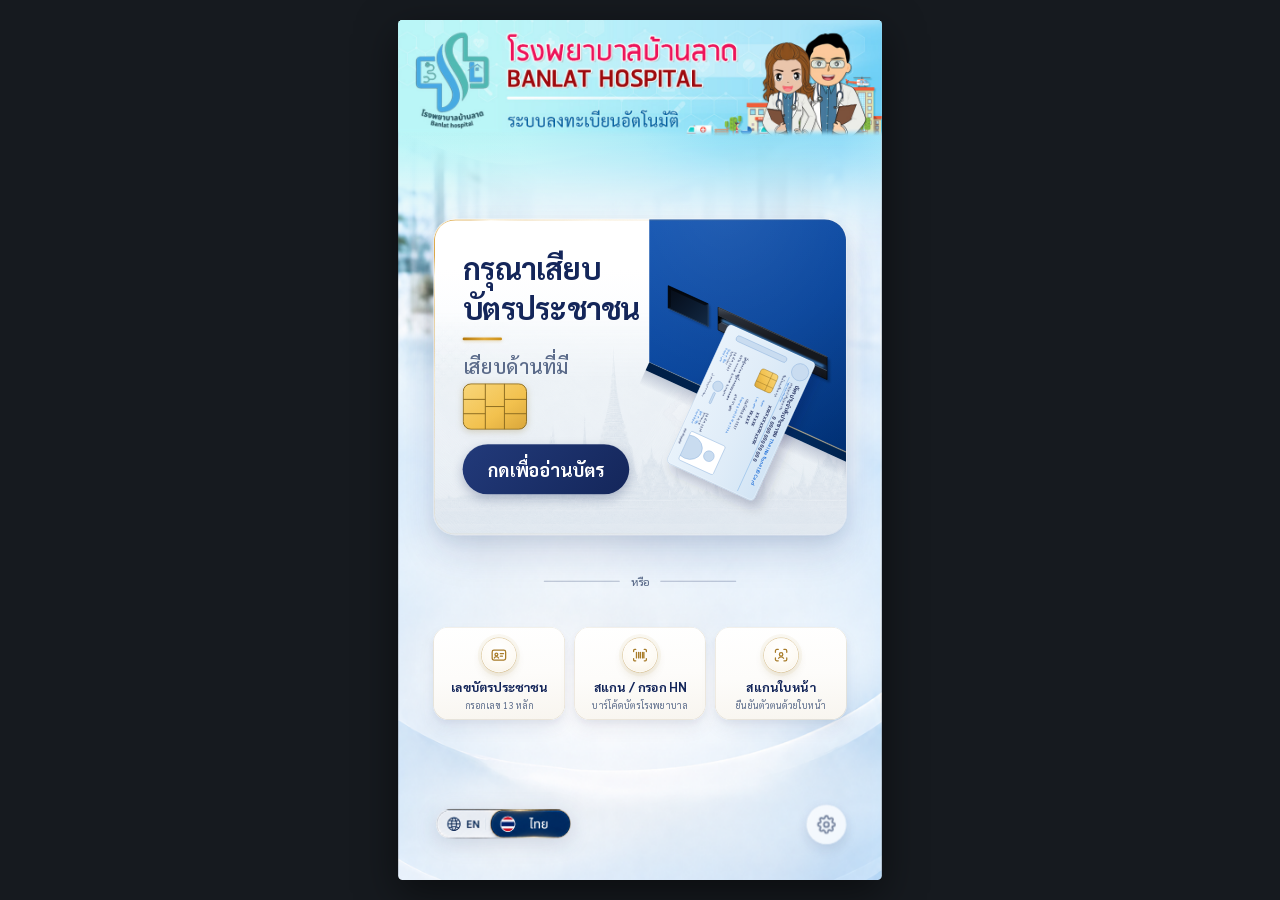
<file: welcome_v2.html>
<!doctype html>
<html lang="th">
<head>
<meta charset="utf-8">
<meta name="viewport" content="width=device-width, initial-scale=1">
<title>Kiosk — หน้าต้อนรับ (แบบ Figma 26-36)</title>
<!-- ฟอนต์ Sarabun เก็บในเครื่อง (fonts/) ไม่พึ่งอินเทอร์เน็ต — เดิมโหลดจาก Google Fonts ถ้าช้า/หลุดจะค้างเป็นฟอนต์ไทยไม่มีหัวของเครื่อง
     preload ชุดอักษรไทยที่ใช้บ่อย ให้ฟอนต์พร้อมตั้งแต่วาดหน้าครั้งแรก -->
<link rel="preload" href="fonts/sarabun-500-thai.woff2" as="font" type="font/woff2" crossorigin>
<link rel="preload" href="fonts/sarabun-600-thai.woff2" as="font" type="font/woff2" crossorigin>
<link rel="preload" href="fonts/sarabun-700-thai.woff2" as="font" type="font/woff2" crossorigin>
<link rel="stylesheet" href="fonts/sarabun.css">
<style>
:root{
  /* ---- ระยะห่างตาม 8-point grid: 8 · 16 · 24 · 32 · 40 · 48 · 64 · 80 ---- */
  --gutter:80px;   /* ขอบซ้าย-ขวาของหน้า = ค่าเดียวกับหน้าประกัน (Figma 50:101) */
  /* ---- token จาก Figma node 26:36 ---- */
  --panel:#003F98;      /* ตัวเครื่อง */
  --slot:#272727;       /* ปากช่อง */
  --slot-deep:#191919;  /* ด้านในช่อง */
  --gold:#CC9017;       /* "ชิปสีทอง" */
  --ph:#D9D9D9;         /* placeholder ปุ่ม */
  /* ---- token เดิมของโปรเจกต์ ---- */
  --ink:#14265A; --ink-muted:#5B6B8A; --blue:#1E7BE0; --blue-deep:#0D5BC6; --line:#B9CCE6;
  --glass:rgba(255,255,255,.72); --glass-border:rgba(255,255,255,.95);
}
*{box-sizing:border-box;margin:0;padding:0}
body{background:#161A1F;font-family:"Sarabun",system-ui,sans-serif;
  display:flex;flex-direction:column;align-items:center;padding:20px 12px;gap:0}
.stage{width:1080px;height:var(--H,1920px);transform-origin:top center;flex:none}
.screen{position:relative;width:1080px;height:var(--H,1920px);overflow:hidden;border-radius:10px;
  background:#EAF2FB url("bg_home.png") center/cover no-repeat;
  box-shadow:0 30px 90px rgba(0,0,0,.5);display:flex;flex-direction:column;color:var(--ink)}

/* ================= Layout ตาม Figma Frame 6 (1080 x 1920 พอดีกับจอ) =================
   ทุกชิ้นวางด้วยพิกัดสัมบูรณ์ตรงตามไฟล์ออกแบบ ไม่มีการย่อ/ขยาย */

/* ---- หัวจอ: ตรา 88x88 ที่ (66,80) · ชื่อ รพ. ที่ x170 · วันเวลาชิดขวาจบที่ x1000 ---- */
.hdr{position:absolute;left:var(--gutter);top:80px;display:flex;align-items:center;gap:16px;z-index:2}
.crest{width:88px;height:88px;border-radius:50%;flex:none;display:grid;place-items:center;
  overflow:hidden;background:#fff;border:1.5px solid var(--glass-border);
  box-shadow:0 10px 30px rgba(20,38,90,.12)}
.crest img{width:62px;height:62px;object-fit:contain}   /* โลโก้โรงพยาบาลบ้านลาด (ตัดจากแบนเนอร์ พื้นโปร่งใส) */
.brand h1{font-size:40px;font-weight:700;color:var(--ink);height:44px;line-height:44px;white-space:nowrap}
.brand .en{font-size:28px;letter-spacing:1px;color:var(--blue);font-weight:600;
  height:44px;line-height:44px;white-space:nowrap}
/* แบนเนอร์หน้าแรก: เต็มกว้าง สูง 262 · ความทึบอบในไฟล์: ทึบถึง y222 (ตัวหนังสือ/โลโก้ชัดเต็ม) แล้วโปร่งนุ่ม (smootherstep) จนเป็น 0 ที่ขอบล่าง
   ไม่มีชั้นสีรอง — ส่วนล่างของแบนเนอร์ละลายลงบนภาพพื้นหลังโดยตรง */
.bannerFade{position:absolute;left:0;top:0;width:1080px;height:600px;z-index:1;pointer-events:none;
  /* ฟ้าใต้แบนเนอร์ไล่ตามสีท้องฟ้าของแบนเนอร์ทีละช่วงแนวนอน (ซ้ายฟ้าอ่อน → ขวาฟ้าเข้ม) รอยต่อจึงกลืนเป็นแผ่นเดียว
     แล้วค่อยๆ เข้าโทนพื้นหลัง (226,240,247) พร้อมจางจนโปร่งที่ y600 */
  background:linear-gradient(180deg,rgba(226,240,247,0.000) 0px,rgba(226,240,247,0.000) 15px,rgba(226,240,247,0.000) 30px,rgba(226,240,247,0.000) 45px,rgba(226,240,247,0.000) 60px,rgba(226,240,247,0.000) 75px,rgba(226,240,247,0.000) 90px,rgba(226,240,247,0.000) 105px,rgba(226,240,247,0.000) 120px,rgba(226,240,247,0.000) 135px,rgba(226,240,247,0.000) 150px,rgba(226,240,247,0.000) 165px,rgba(226,240,247,0.000) 180px,rgba(226,240,247,0.000) 195px,rgba(226,240,247,0.000) 210px,rgba(226,240,247,0.002) 225px,rgba(226,240,247,0.009) 240px,rgba(226,240,247,0.021) 255px,rgba(226,240,247,0.041) 270px,rgba(226,240,247,0.068) 285px,rgba(226,240,247,0.104) 300px,rgba(226,240,247,0.147) 315px,rgba(226,240,247,0.198) 330px,rgba(226,240,247,0.255) 345px,rgba(226,240,247,0.317) 360px,rgba(226,240,247,0.384) 375px,rgba(226,240,247,0.453) 390px,rgba(226,240,247,0.523) 405px,rgba(226,240,247,0.593) 420px,rgba(226,240,247,0.661) 435px,rgba(226,240,247,0.725) 450px,rgba(226,240,247,0.784) 465px,rgba(226,240,247,0.837) 480px,rgba(226,240,247,0.883) 495px,rgba(226,240,247,0.921) 510px,rgba(226,240,247,0.951) 525px,rgba(226,240,247,0.973) 540px,rgba(226,240,247,0.988) 555px,rgba(226,240,247,0.996) 570px,rgba(226,240,247,1.000) 585px,rgba(226,240,247,1.000) 600px),linear-gradient(90deg,rgb(186, 246, 247) 0px,rgb(185, 245, 246) 180px,rgb(186, 244, 247) 270px,rgb(182, 240, 247) 360px,rgb(177, 237, 247) 450px,rgb(170, 234, 247) 540px,rgb(157, 229, 248) 630px,rgb(145, 224, 247) 720px,rgb(141, 221, 245) 810px,rgb(143, 221, 247) 900px,rgb(141, 219, 248) 990px,rgb(158, 227, 249) 1080px);
  -webkit-mask-image:linear-gradient(180deg,rgba(0,0,0,1.000) 0px,rgba(0,0,0,1.000) 15px,rgba(0,0,0,1.000) 30px,rgba(0,0,0,1.000) 45px,rgba(0,0,0,1.000) 60px,rgba(0,0,0,1.000) 75px,rgba(0,0,0,1.000) 90px,rgba(0,0,0,1.000) 105px,rgba(0,0,0,1.000) 120px,rgba(0,0,0,1.000) 135px,rgba(0,0,0,1.000) 150px,rgba(0,0,0,1.000) 165px,rgba(0,0,0,1.000) 180px,rgba(0,0,0,1.000) 195px,rgba(0,0,0,1.000) 210px,rgba(0,0,0,0.998) 225px,rgba(0,0,0,0.991) 240px,rgba(0,0,0,0.979) 255px,rgba(0,0,0,0.959) 270px,rgba(0,0,0,0.932) 285px,rgba(0,0,0,0.896) 300px,rgba(0,0,0,0.853) 315px,rgba(0,0,0,0.802) 330px,rgba(0,0,0,0.745) 345px,rgba(0,0,0,0.683) 360px,rgba(0,0,0,0.616) 375px,rgba(0,0,0,0.547) 390px,rgba(0,0,0,0.477) 405px,rgba(0,0,0,0.407) 420px,rgba(0,0,0,0.339) 435px,rgba(0,0,0,0.275) 450px,rgba(0,0,0,0.216) 465px,rgba(0,0,0,0.163) 480px,rgba(0,0,0,0.117) 495px,rgba(0,0,0,0.079) 510px,rgba(0,0,0,0.049) 525px,rgba(0,0,0,0.027) 540px,rgba(0,0,0,0.012) 555px,rgba(0,0,0,0.004) 570px,rgba(0,0,0,0.000) 585px,rgba(0,0,0,0.000) 600px);mask-image:linear-gradient(180deg,rgba(0,0,0,1.000) 0px,rgba(0,0,0,1.000) 15px,rgba(0,0,0,1.000) 30px,rgba(0,0,0,1.000) 45px,rgba(0,0,0,1.000) 60px,rgba(0,0,0,1.000) 75px,rgba(0,0,0,1.000) 90px,rgba(0,0,0,1.000) 105px,rgba(0,0,0,1.000) 120px,rgba(0,0,0,1.000) 135px,rgba(0,0,0,1.000) 150px,rgba(0,0,0,1.000) 165px,rgba(0,0,0,1.000) 180px,rgba(0,0,0,1.000) 195px,rgba(0,0,0,1.000) 210px,rgba(0,0,0,0.998) 225px,rgba(0,0,0,0.991) 240px,rgba(0,0,0,0.979) 255px,rgba(0,0,0,0.959) 270px,rgba(0,0,0,0.932) 285px,rgba(0,0,0,0.896) 300px,rgba(0,0,0,0.853) 315px,rgba(0,0,0,0.802) 330px,rgba(0,0,0,0.745) 345px,rgba(0,0,0,0.683) 360px,rgba(0,0,0,0.616) 375px,rgba(0,0,0,0.547) 390px,rgba(0,0,0,0.477) 405px,rgba(0,0,0,0.407) 420px,rgba(0,0,0,0.339) 435px,rgba(0,0,0,0.275) 450px,rgba(0,0,0,0.216) 465px,rgba(0,0,0,0.163) 480px,rgba(0,0,0,0.117) 495px,rgba(0,0,0,0.079) 510px,rgba(0,0,0,0.049) 525px,rgba(0,0,0,0.027) 540px,rgba(0,0,0,0.012) 555px,rgba(0,0,0,0.004) 570px,rgba(0,0,0,0.000) 585px,rgba(0,0,0,0.000) 600px)}
.banner{position:absolute;left:0;top:0;width:1080px;height:262px;z-index:2;display:block;pointer-events:none}
/* ชั้นไล่สีหลังแบนเนอร์ (container แยก อยู่ใต้แบนเนอร์): เริ่มจากสีฟ้าท้ายแบนเนอร์ ทึบถึง y200 (ซ่อนหลังแบนเนอร์)
   แล้วจางนุ่ม (smootherstep) พร้อมอ่อนลงเข้าโทนพื้นหลัง จนเป็น 0 ที่ y600 · แบนเนอร์โปร่งลงบนชั้นนี้จึงต่อกันเนียน */


/* ---- กรอบขาว (66,667) กว้าง 948 ให้ขอบซ้าย-ขวาเท่ากันที่ 66 ---- */
.panelCard{position:absolute;left:var(--gutter);top:var(--mid,445px);width:920px;height:704px;z-index:1;
  border-radius:48px;overflow:hidden;
  /* ขาวด้านบน (หัวข้อ) ไล่ลงเป็นฟ้าอ่อนด้านล่าง ให้กลืนกับลายหลังบัตร (≈#D5E6F5) เป็นแผ่นเดียวกัน
     ปลายล่าง #EEF3F9 ยังสว่างกว่าลาย บัตรประชาชน (#D3E5F5→#E8F2FB) มีขอบน้ำเงินและเงาจึงไม่จมพื้น */
  background:linear-gradient(180deg,#FFFFFF 0%,#FFFFFF 16%,#F7FAFD 48%,#F2F6FB 76%,#EEF3F9 100%);
  box-shadow:inset 0 1px 0 rgba(255,255,255,.92),
             0 0 0 1px rgba(20,38,90,.06),   /* เส้นขอบกลางๆ · สีทองมาจาก .edgeGlints ที่ไล่จากมุมซ้ายบนแทน */
             0 0 0 2px rgba(255,255,255,.55),
             0 2px 4px rgba(20,38,90,.04),
             0 14px 30px rgba(20,38,90,.07),
             0 44px 84px rgba(20,38,90,.13)}
/* ขอบทองแสงแดดสะท้อน
   .ring.base  : ขอบทองรอบการ์ด เข้มสุดที่มุมซ้ายบน ไล่อ่อนลงเรื่อยๆ จนแทบหายที่มุมขวาล่าง
   .ring.sweep : ประกายยาววิ่งจากมุมซ้ายบนออกไปตามขอบบนและขอบซ้าย (จำกัดอยู่รอบมุมด้วย .corner)
   .flare      : ประกายสี่แฉกวาบที่จุดมุม
   จังหวะผูกกับแอนิเมชันเสียบบัตร (insert 7s alternate = รอบละ 14 วิ · บัตรเข้าสุดที่วินาที 5.04 = 36%)
   ประกายจึงเล่นหลังบัตรเสียบเข้าช่องแล้ว · ทั้งสองแอนิเมชันเริ่มพร้อมกันตอนโหลดหน้า จึงตรงจังหวะกันตลอด */
@property --glint{syntax:'<length>';inherits:false;initial-value:-140px}
.edgeGlints{position:absolute;left:var(--gutter);top:var(--mid,445px);width:920px;height:704px;z-index:2;pointer-events:none}
.edgeGlints .ring{position:absolute;inset:0;border-radius:48px;padding:2px;
  -webkit-mask:linear-gradient(#000 0 0) content-box,linear-gradient(#000 0 0);-webkit-mask-composite:xor;
          mask:linear-gradient(#000 0 0) content-box exclude,linear-gradient(#000 0 0)}
.edgeGlints .ring.base{
  /* ชั้นบน = แถบแสงขาวสะท้อน 2 เส้นใกล้มุม (ขอบโลหะเงา ชุดเดียวกับการ์ดหน้าประกัน) · ชั้นล่าง = ทองไล่จาง */
  background:radial-gradient(circle farthest-corner at 14px 14px,rgba(255,255,255,.55) 0,rgba(255,255,255,0) 3%,
      rgba(255,255,255,0) 6%,rgba(255,250,235,.95) 10%,rgba(255,255,255,0) 17%,
      rgba(255,255,255,0) 24%,rgba(255,250,235,.55) 30%,rgba(255,255,255,0) 38%),
    radial-gradient(circle at 14px 14px,#E2AE4C 0,#D9A546 70px,rgba(214,168,80,.45) 220px,
                             rgba(214,168,80,.16) 500px,rgba(214,168,80,.06) 800px,rgba(214,168,80,0) 1120px);
  filter:drop-shadow(0 0 3px rgba(255,210,120,.4))}
.edgeGlints .corner{position:absolute;inset:0;
  -webkit-mask-image:radial-gradient(circle at 0 0,#000 0,#000 260px,transparent 560px);
          mask-image:radial-gradient(circle at 0 0,#000 0,#000 260px,transparent 560px)}
.edgeGlints .ring.sweep{padding:5px;
  background:linear-gradient(135deg,rgba(255,236,190,0) calc(var(--glint) - 140px),#FFE9B0 calc(var(--glint) - 40px),#FFFFFF var(--glint),#FFE9B0 calc(var(--glint) + 40px),rgba(255,236,190,0) calc(var(--glint) + 140px));
  filter:drop-shadow(0 0 5px rgba(255,224,140,1)) drop-shadow(0 0 18px rgba(240,184,72,.95)) drop-shadow(0 0 32px rgba(236,176,64,.5));
  animation:glintRun 14s cubic-bezier(.35,.1,.25,1) infinite}
@keyframes glintRun{0%,36%{--glint:-160px}56%{--glint:560px}100%{--glint:560px}}
.edgeGlints .flare{position:absolute;left:14px;top:14px;width:128px;height:128px;transform:translate(-50%,-50%) scale(.3);opacity:0;
  background:
    radial-gradient(circle,#FFFFFF 0 4px,rgba(255,238,190,.85) 8px,rgba(255,226,160,.35) 16px,rgba(255,226,160,0) 26px),
    linear-gradient(90deg,rgba(236,190,90,0),#FFF6DC 50%,rgba(236,190,90,0)) center/100% 3px no-repeat,
    linear-gradient(0deg,rgba(236,190,90,0),#FFF6DC 50%,rgba(236,190,90,0)) center/3px 100% no-repeat;
  filter:drop-shadow(0 0 10px rgba(255,210,110,1)) drop-shadow(0 0 24px rgba(240,184,72,.7));
  animation:flare 14s ease-out infinite}
@keyframes flare{0%,36%{opacity:0;transform:translate(-50%,-50%) scale(.3) rotate(0)}
  39.5%{opacity:1;transform:translate(-50%,-50%) scale(1) rotate(30deg)}
  43%{opacity:.85;transform:translate(-50%,-50%) scale(.9) rotate(42deg)}
  50%{opacity:0;transform:translate(-50%,-50%) scale(.6) rotate(55deg)}100%{opacity:0}}
@media (prefers-reduced-motion:reduce){.edgeGlints .ring.sweep,.edgeGlints .flare{animation:none;opacity:0}}
.copy{position:absolute;left:64px;top:64px;width:460px;z-index:2}
/* ลายพื้นการ์ด: bgbackcard จาก Figma (node 71:8) — ลายหลังบัตรประชาชน วัดพระแก้ว/เจดีย์ ลายสาน ดอกบัว
   รูป 760×760 เจดีย์องค์ใหญ่ (x62.8% ในภาพ) อยู่เกือบกลางการ์ดที่ x400 ฐานเจดีย์ที่ y620
   ต่อด้านขวาด้วยรูปเดียวกันกลับซ้าย-ขวา (ขอบที่ชนกันเป็นเส้นเดียวกันพอดี ไม่มีรอยต่อ) ลายจึงยาวถึงขอบขวาการ์ดโดยไม่ต้องจาง
   ทั้งแผ่นทึบ 32% ลดความอิ่มสี 70% (เหลือฟ้าอมเทาจางๆ) · ขอบบนจาง (y206→358) ให้หัวข้ออยู่บนพื้นขาว · อยู่ใต้ตัวเครื่อง (z1) และข้อความ (z2) */
.panelCard .wm{position:absolute;inset:0;z-index:0;opacity:.32;filter:saturate(.3);pointer-events:none;
  -webkit-mask-image:linear-gradient(180deg,transparent 206px,#000 358px);
          mask-image:linear-gradient(180deg,transparent 206px,#000 358px)}
.panelCard .wm img{position:absolute;left:-77px;top:100px;width:760px;height:760px}
.panelCard .wm img.flip{left:683px;transform:scaleX(-1)}
.copy h2{font-size:68px;font-weight:700;line-height:88px;color:var(--ink);letter-spacing:-1px;white-space:nowrap}
.copy .rule{width:88px;height:6px;border-radius:3px;margin:24px 0 24px;
  background:linear-gradient(90deg,#B4780C 0%,#E0A93A 55%,#CC9017 100%);
  box-shadow:0 2px 8px rgba(204,144,23,.30)}
.copy p{font-size:46px;font-weight:500;line-height:64px;color:#5B6B8A;white-space:nowrap}
/* ภาพชิปแทนคำว่า "ชิปสีทอง" · สี่เหลี่ยมผืนผ้า 144×104 แยกบรรทัดของตัวเอง */
.copy .chipIco{display:block;width:144px;height:104px;margin:8px 0;
  filter:drop-shadow(0 4px 8px rgba(138,106,32,.28))}

/* ปุ่มอ่านบัตร: เสียบบัตรแล้วกดเพื่อสั่งอ่าน (ตามตู้เดิม) · ปุ่มหลักสีกรมท่า ชิดใต้คำอธิบาย ใกล้ช่องเสียบบัตร */
.readBtn{display:inline-flex;align-items:center;justify-content:center;margin-top:24px;height:112px;min-width:340px;padding:0 56px;border:0;border-radius:99px;cursor:pointer;
  font:inherit;font-size:40px;font-weight:700;color:#fff;background:linear-gradient(135deg,#223A7A 0%,var(--ink) 100%);
  box-shadow:0 10px 24px rgba(20,38,90,.28),inset 0 1px 0 rgba(255,255,255,.18);transition:transform .15s}
.readBtn:active{transform:scale(.97)}

/* แจ้งเตือนอ่านบัตรไม่ได้ (ไม่พบบัตร / อ่านไม่สำเร็จ) — กล่องไข่มุกขอบทองแบบ modal ความยินยอม · ไอคอนวงอำพัน */
.alertOv{position:absolute;inset:0;z-index:7;display:flex;align-items:center;justify-content:center;padding:0 100px;
  background:rgba(10,25,60,.42);-webkit-backdrop-filter:blur(8px);backdrop-filter:blur(8px);animation:ovIn .25s ease-out}
.alertOv[hidden]{display:none}
.alertBox{width:100%;padding:64px 56px 48px;border-radius:40px;display:flex;flex-direction:column;align-items:center;text-align:center;color:var(--ink);
  background:linear-gradient(176deg,#FFFFFF 0%,#FDFCFA 55%,#F8F5EF 100%);
  box-shadow:0 0 0 1px rgba(191,145,58,.32),0 40px 100px rgba(6,20,50,.35);animation:boxIn .35s cubic-bezier(.2,.8,.2,1)}
.alertBox .aic{width:136px;height:136px;border-radius:50%;display:grid;place-items:center;margin-bottom:32px;
  background:radial-gradient(circle at 50% 28%,#FFFFFF 0%,#FFF8EE 55%,#FCEBD3 100%);
  box-shadow:0 0 0 2px rgba(180,83,9,.35),0 0 0 14px rgba(180,83,9,.06),0 18px 40px rgba(120,60,10,.12)}
.alertBox .aic svg{width:68px;height:68px;stroke:#B45309}
.alertBox h2{font-size:44px;font-weight:700;line-height:60px}
.alertBox p{margin-top:16px;font-size:38px;line-height:62px;color:var(--ink-muted)}
.alertBox p b{color:var(--ink)}
.alertBox p .chipIn{display:inline-block;width:76px;height:55px;vertical-align:-14px;margin:0 2px;filter:drop-shadow(0 2px 4px rgba(138,106,32,.28))}   /* รูปชิปแทนคำว่า "ชิป" */
.alertBox .aFoot{display:flex;gap:24px;width:100%;margin-top:48px}
.alertBox .aFoot button{flex:1;height:96px;border-radius:99px;font:inherit;font-size:30px;font-weight:700;cursor:pointer}
.alertBox .aFoot .ghost{flex:0 0 auto;min-width:280px;padding:0 32px;background:#fff;border:0;color:var(--ink-muted);box-shadow:0 0 0 2px #DCE4EE}
.alertBox .aFoot .pri{border:0;color:#fff;background:linear-gradient(135deg,#223A7A 0%,var(--ink) 100%);box-shadow:0 10px 24px rgba(20,38,90,.28)}
@keyframes ovIn{from{opacity:0}to{opacity:1}}
@keyframes boxIn{from{opacity:0;transform:translateY(24px) scale(.97)}to{opacity:1;transform:none}}

/* ---- "หรือ" — เว้น 96 จากกรอบขาว และ 96 ถึงปุ่ม ---- */
.orRow{position:absolute;left:0;right:0;top:calc(var(--mid,445px) + 788px);height:40px;display:flex;align-items:center;justify-content:center;gap:24px;z-index:2}
.orRow i{width:170px;height:2px;border-radius:1px;flex:none;background:rgba(20,38,90,.28)}   /* 2px: ย่อจอแล้วไม่หาย */
.orRow span{font-size:24px;color:var(--ink-muted);font-weight:500;letter-spacing:.6px;flex:none}

/* ---- ปุ่มทางเลือก: เต็มความกว้างใช้งาน 66..1014 เว้นกลาง 24 ---- */
.optRow{position:absolute;left:var(--gutter);right:var(--gutter);top:calc(var(--mid,445px) + 912px);display:flex;gap:24px;z-index:2}
.opt{flex:1;min-width:0;height:152px;border-radius:32px;
  border:0;cursor:pointer;font:inherit;text-align:left;display:flex;align-items:center;gap:24px;
  padding:0 32px;
  background:linear-gradient(176deg,#FFFFFF 0%,#FDFCFA 52%,#F8F5EF 100%);
  box-shadow:inset 0 1px 0 rgba(255,255,255,.98),
             0 0 0 1px rgba(191,145,58,.32),
             0 0 0 2px rgba(255,255,255,.6),
             0 1px 2px rgba(20,38,90,.04),
             0 7px 16px rgba(20,38,90,.055),
             0 20px 38px rgba(20,38,90,.08);
  transition:transform .2s cubic-bezier(.2,.8,.2,1), box-shadow .2s cubic-bezier(.2,.8,.2,1)}
.opt:active{transform:scale(.982);
  box-shadow:inset 0 1px 0 rgba(255,255,255,.98),
             0 0 0 2px rgba(191,145,58,.6),
             0 4px 10px rgba(20,38,90,.10)}
.opt .ic{width:88px;height:88px;border-radius:50%;flex:none;display:grid;place-items:center;
  background:radial-gradient(circle at 50% 28%,#FFFFFF 0%,#FEFBF5 55%,#F7F1E4 100%);
  border:1px solid rgba(255,255,255,.98);
  box-shadow:0 0 0 1.5px rgba(191,145,58,.42),
             0 0 0 9px rgba(191,145,58,.06),
             0 10px 22px rgba(120,92,30,.14)}
.opt .ic svg{width:42px;height:42px;stroke:#A87C2A}
.opt b{display:block;font-size:30px;font-weight:700;color:var(--ink);line-height:1.2;white-space:nowrap}
.opt span{display:block;font-size:22px;color:var(--ink-muted);margin-top:4px;white-space:nowrap}
/* 3 ปุ่มเรียงแถวเดียว: ไอคอนบน ชื่อ + คำอธิบายล่าง จัดกลาง */
.optRow.three .opt{height:204px;   /* เว้นบน-ล่างในปุ่ม ~22 · จอเตี้ยสุด 1600 ยังห่างปุ่มภาษา 20 */
  flex-direction:column;justify-content:center;align-items:center;gap:10px;padding:0 12px;text-align:center}
.optRow.three .opt .ic{width:76px;height:76px}
.optRow.three .opt .ic svg{width:38px;height:38px}
.optRow.three .opt b{font-size:28px;line-height:36px;margin-top:4px}
.optRow.three .opt > span:last-child{font-size:21px;margin-top:0}

/* ---- ปุ่มตั้งค่าระบบ 88x88 มุมขวาล่าง ขอบขวา 66 เท่าขอบซ้ายของปุ่มภาษา ---- */
.sysBtn{position:absolute;right:var(--gutter);top:calc(var(--H,1920px) - 168px);width:88px;height:88px;border-radius:50%;z-index:3;
  border:1.5px solid var(--glass-border);background:var(--glass);backdrop-filter:blur(14px);
  cursor:pointer;display:grid;place-items:center;box-shadow:0 10px 30px rgba(20,38,90,.14);
  transition:transform .14s}
.sysBtn svg{width:42px;height:42px;stroke:var(--ink-muted)}
.sysBtn:active{transform:scale(.95)}

/* ---------- ตัวเครื่อง: วาดตามเวกเตอร์ Figma ทุกพิกัด ----------
   viewBox = ระบบพิกัดเดียวกับ Frame 5 (934 x 933) ตัวเลขทุกตัวจึงตรงกับไฟล์ออกแบบ
   ขอบล่างแผงเอียง 24.5° · ช่องเสียบเอียง 23.6° (ขนานกัน) · ช่องเปิดกว้าง 10 หนารวม 46 */
.machine{position:absolute;inset:0;z-index:1}
.machine svg{display:block;width:100%;height:100%}
/* บัตรไถลตามแนวยาวของตัวเอง (-0.401, 0.916) กลับทิศ = เสียบเข้าเครื่อง
   เสียบลึก 81 หน่วย (~1/3 ของความยาวบัตร) พอให้ชิปทอง (local x 84-148) เข้าไปหมดทั้งชิ้น
   ส่วนที่เลยเส้นกึ่งกลางร่องน้ำเงินขึ้นไปจะถูก clip = หายเข้าไปในเครื่อง */
.cardSlide{animation:insert 7s cubic-bezier(.45,.05,.3,1) infinite alternate}
/* บัตรเริ่มลอยห่างปากช่อง 52 หน่วยตามแนวยาวของตัวเอง แล้วไถลเข้าตามแนวเดิม
   เสียบลึก 81 หน่วย พอให้ชิปทองเข้าไปหมดทั้งชิ้น */
@keyframes insert{
  0%,12%  {transform:translate(-21.6px,47.3px)}
  72%,100%{transform:translate(43.5px,-95.4px)}
}
.scanline{animation:scan 7s ease-in-out infinite alternate}
@keyframes scan{0%,56%{opacity:0}72%,100%{opacity:.85}}

/* ================= Modal ความยินยอม (เด้งหลังอ่านบัตรสำเร็จ) ================= */
/* attribute hidden ต้องชนะกฎ display ของคลาสด้านล่าง ไม่งั้น modal โผล่ตั้งแต่โหลดหน้า */
[hidden]{display:none!important}
:root{--cs-ink:#14265A;--cs-muted:#5B6B8A;--cs-soft:#8494AE;--cs-blue:#1E7BE0;--cs-deep:#0D5BC6;
  --cs-050:#EAF3FD;--cs-green:#1E9C78;--cs-g050:#E8F7F2;--cs-amber:#B45309;--cs-a050:#FEF5E7;
  --cs-red:#D92D20;--cs-r050:#FEF3F2;--cs-line:#D7E4F2}

/* ชั้นอ่านบัตร: ขึ้นทับจอสั้นๆ ก่อนเด้ง modal */
.reading{position:absolute;inset:0;z-index:5;background:rgba(255,255,255,.82);backdrop-filter:blur(4px);
  display:flex;flex-direction:column;align-items:center;justify-content:center;gap:30px;color:var(--cs-ink)}
.reading .ring{width:170px;height:170px;border-radius:50%;border:10px solid var(--cs-050);
  border-top-color:var(--cs-blue);animation:csspin 1.1s linear infinite}
@keyframes csspin{to{transform:rotate(360deg)}}
.reading b{font-size:46px;font-weight:700}
.reading span{font-size:28px;color:var(--cs-muted)}

.ov{position:absolute;inset:0;z-index:6;background:rgba(10,25,60,.52);backdrop-filter:blur(6px);
  display:flex;align-items:center;justify-content:center;padding:130px 60px;color:var(--cs-ink)}
.sheet{width:952px;max-height:100%;border-radius:40px;display:flex;flex-direction:column;position:relative;
  overflow:hidden;
  background:linear-gradient(170deg,#FFFFFF 0%,#FAFCFF 42%,#F3F8FE 100%);
  box-shadow:0 60px 130px rgba(6,20,50,.50), 0 0 0 1px rgba(20,38,90,.06),
             inset 0 2px 0 rgba(255,255,255,.95)}
.sheet .sh{padding:40px 44px 22px;border-bottom:1px solid rgba(20,38,90,.07);flex:none;display:flex;gap:20px;align-items:flex-start}
.sheet .sh .ic{width:64px;height:64px;border-radius:20px;flex:none;display:grid;place-items:center;
  background:radial-gradient(circle at 50% 30%, #FFFFFF 0%, #E9F3FD 60%, #DCEBFA 100%);
  border:1px solid rgba(255,255,255,.95);
  box-shadow:0 0 0 6px rgba(30,123,224,.05), 0 8px 18px rgba(30,123,224,.15)}
.sheet .sh .ic svg{width:34px;height:34px;stroke:var(--cs-deep)}
.sheet .sh h2{font-size:38px;font-weight:700;line-height:1.2}
.sheet .sh p{font-size:23px;color:var(--cs-muted);margin-top:6px}
.sheet .sb{flex:1;min-height:0;overflow-y:auto;padding:26px 44px;display:flex;flex-direction:column;gap:18px}
.sheet .sf{flex:none;border-top:1px solid rgba(20,38,90,.07);padding:24px 44px 28px;display:flex;flex-direction:column;gap:18px}
.sheet .sf .row{display:flex;gap:16px}

.csCard{background:#F8FBFF;border:1px solid var(--cs-line);border-radius:24px;padding:24px 28px}
.csCard h3{font-size:26px;font-weight:700;color:var(--cs-deep);display:flex;align-items:center;gap:12px;margin-bottom:12px}
.csCard h3 .n{width:34px;height:34px;border-radius:9px;background:var(--cs-050);display:grid;place-items:center;
  font-size:19px;color:var(--cs-deep);flex:none}
.csCard p{font-size:25px;line-height:1.5}
.scope{display:grid;grid-template-columns:1fr 1fr;gap:12px 24px}
.scope li{list-style:none;display:flex;gap:12px;align-items:flex-start;font-size:23px;line-height:1.4}
.scope li i{width:25px;height:25px;border-radius:50%;background:var(--cs-g050);flex:none;margin-top:3px;
  display:grid;place-items:center}
.scope li i svg{width:14px;height:14px;stroke:var(--cs-green)}
.scope li small{display:block;font-size:19px;color:var(--cs-soft);margin-top:1px}
.scope li.no{color:#98211A}
.scope li.no i{background:#FBDEDB}
.scope li.no i svg{stroke:var(--cs-red)}
.scope li.no small{color:#B07871}
.csNote{border-radius:20px;padding:20px 24px;font-size:24px;line-height:1.5;display:flex;gap:16px}
.csNote i{width:36px;height:36px;border-radius:50%;flex:none;display:grid;place-items:center}
.csNote i svg{width:20px;height:20px}
.csNote.blue{background:var(--cs-050);border:1px solid #C6DFF8;color:var(--cs-deep)}
.csNote.blue i{background:#D5E8FB} .csNote.blue i svg{stroke:var(--cs-deep)}
.csNote.amber{background:var(--cs-a050);border:1px solid #F6DCB4;color:#7C3B06}
.csNote.amber i{background:#FBE3BE} .csNote.amber i svg{stroke:var(--cs-amber)}

.agree{display:flex;gap:18px;align-items:flex-start;background:#fff;border:2px solid var(--cs-line);
  border-radius:20px;padding:20px 24px;cursor:pointer;font:inherit;text-align:left;width:100%;color:var(--cs-ink)}
.agree[aria-checked="true"]{border-color:var(--cs-green);background:var(--cs-g050)}
.agree .bx{width:40px;height:40px;border-radius:11px;border:2.5px solid var(--cs-line);flex:none;
  display:grid;place-items:center;background:#fff}
.agree[aria-checked="true"] .bx{border-color:var(--cs-green);background:var(--cs-green)}
.agree .bx svg{width:23px;height:23px;stroke:#fff;opacity:0}
.agree[aria-checked="true"] .bx svg{opacity:1}
.agree .tx{font-size:25px;line-height:1.45}
.agree.locked{opacity:.45;pointer-events:none}

.csBtn{font:inherit;border:0;border-radius:99px;cursor:pointer;display:flex;align-items:center;
  justify-content:center;gap:14px;font-weight:700;white-space:nowrap;flex:1}
.csBtn svg{width:26px;height:26px}
.csBtn.ghost{background:#fff;border:2px solid var(--cs-line);color:var(--cs-muted);font-size:26px;padding:22px 30px}
.csBtn.primary{background:linear-gradient(135deg,#5FB2FF,var(--cs-blue) 45%,var(--cs-deep));color:#fff;
  font-size:32px;padding:24px 40px;box-shadow:0 10px 26px rgba(30,123,224,.32)}
.csBtn.primary svg{stroke:#fff}
.csBtn.primary[disabled]{background:#C9D6E6;box-shadow:none;cursor:not-allowed}

.scrollcue{position:absolute;left:50%;transform:translateX(-50%);bottom:272px;z-index:7;
  background:var(--cs-deep);color:#fff;font-size:21px;font-weight:600;border-radius:99px;
  padding:12px 24px;display:flex;align-items:center;gap:9px;box-shadow:0 10px 26px rgba(13,91,198,.4)}
.scrollcue svg{width:19px;height:19px;stroke:#fff}
.scrollcue.hide{display:none}


/* ================= Modal แป้นตัวเลข (กรอก HN / เลขบัตรประชาชน) =================
   สไตล์ให้เข้ากับการ์ดในภาพพื้นหลัง: ผิวไล่สีขาว-ฟ้า ขอบเรืองแสง เงานุ่มหลายชั้น */
.kpSheet{width:880px;position:relative;border-radius:40px;display:flex;flex-direction:column;overflow:hidden;
  background:linear-gradient(170deg,#FFFFFF 0%,#FAFCFF 42%,#F1F7FE 100%);
  box-shadow:0 60px 130px rgba(6,20,50,.50), 0 0 0 1px rgba(20,38,90,.06),
             inset 0 2px 0 rgba(255,255,255,.95)}
/* แสงนวลมุมบน ให้ผิวดูมีมิติเหมือนการ์ดในภาพ */
.kpSheet::before{content:"";position:absolute;left:-15%;top:-30%;width:130%;height:70%;pointer-events:none;
  background:radial-gradient(closest-side, rgba(95,178,255,.16), transparent 70%)}
.kpSheet>*{position:relative}

.kpSheet .sh{padding:34px 46px 26px;display:flex;gap:22px;align-items:flex-start;
  border-bottom:1px solid rgba(20,38,90,.07)}
.kpSheet .sh .ic{width:70px;height:70px;border-radius:22px;flex:none;display:grid;place-items:center;
  background:radial-gradient(circle at 50% 30%, #FFFFFF 0%, #E9F3FD 60%, #DCEBFA 100%);
  border:1px solid rgba(255,255,255,.95);
  box-shadow:0 0 0 7px rgba(30,123,224,.055), 0 10px 22px rgba(30,123,224,.16)}
.kpSheet .sh .ic svg{width:36px;height:36px;stroke:var(--cs-deep)}
.kpSheet .sh h2{font-size:38px;font-weight:700;line-height:1.2;color:var(--cs-ink)}
.kpSheet .sh p{font-size:23px;color:var(--cs-muted);margin-top:6px}
.kpSheet .sb{padding:26px 46px 32px;display:flex;flex-direction:column;gap:22px}

/* ช่องสแกนบาร์โค้ด HN: ภาพบาร์โค้ด + เส้นแสงสแกนวิ่ง · แตะ = จำลองการสแกน (ต้นแบบ) */
.kpScan{width:100%;display:flex;align-items:center;gap:28px;padding:24px 30px;border-radius:26px;cursor:pointer;font:inherit;text-align:left;
  border:1px solid #DCE7F4;background:linear-gradient(180deg,#FFFFFF,#F4F8FD);box-shadow:0 6px 16px rgba(20,38,90,.08)}
.kpScan .bc{position:relative;flex:none;width:150px;height:100px;overflow:hidden;border-radius:12px}
.kpScan .bc svg{width:100%;height:100%;display:block}
.kpScan .beam{position:absolute;left:6px;right:6px;top:10%;height:3px;border-radius:2px;background:#E5484D;box-shadow:0 0 10px 2px rgba(229,72,77,.55);
  animation:kpBeam 1.6s ease-in-out infinite alternate}
@keyframes kpBeam{to{top:78%}}
.kpScan .tx b{display:block;font-size:32px;font-weight:700;color:var(--cs-ink);line-height:44px}
.kpScan .tx span{display:block;font-size:24px;line-height:36px;color:var(--cs-muted);margin-top:4px;white-space:nowrap}
.kpOr{display:flex;align-items:center;gap:20px;margin-top:22px}
.kpOr i{flex:1;height:2px;background:rgba(20,38,90,.12);border-radius:1px}
.kpOr span{font-size:24px;font-weight:500;color:var(--cs-muted)}

/* ช่องแสดงตัวเลข — ผิวฝังลึกเหมือนหน้าจอย่อย */
.kpView{border-radius:26px;padding:26px 30px;display:flex;align-items:center;gap:18px;min-height:130px;
  background:linear-gradient(180deg,#EDF3FB 0%,#FAFCFF 100%);
  border:1px solid #DCE7F4;
  box-shadow:inset 0 4px 12px rgba(20,38,90,.11), inset 0 -1px 0 rgba(255,255,255,.9)}
.kpView .val{flex:1;font-size:58px;font-weight:700;color:var(--cs-ink);letter-spacing:5px;
  font-variant-numeric:tabular-nums;line-height:1.1;word-break:break-all;
  text-shadow:0 1px 0 rgba(255,255,255,.9)}
.kpView .val .ph{color:#BCCBDE;font-weight:600;text-shadow:none}
.kpView .val .cur{display:inline-block;width:4px;height:52px;border-radius:2px;
  background:linear-gradient(180deg,#5FB2FF,#1E7BE0);
  vertical-align:-8px;margin-left:4px;animation:kpBlink 1s step-end infinite}
@keyframes kpBlink{50%{opacity:0}}
.kpView .cnt{font-size:24px;color:var(--cs-soft);font-weight:600;white-space:nowrap;flex:none}

/* แป้นตัวเลข — ปุ่มผิวไล่สีขาว มีไฮไลต์ขอบบนและเงานุ่ม */
.kpPad{display:grid;grid-template-columns:repeat(3,1fr);gap:16px}
.kpPad button{position:relative;font:inherit;font-size:48px;font-weight:700;color:var(--cs-ink);
  border:1px solid rgba(255,255,255,.9);border-radius:22px;height:114px;cursor:pointer;
  display:flex;align-items:center;justify-content:center;
  background:linear-gradient(180deg,#FFFFFF 0%,#F1F6FD 100%);
  box-shadow:inset 0 2px 0 rgba(255,255,255,.95), 0 1px 0 rgba(20,38,90,.05),
             0 8px 18px rgba(20,38,90,.10);
  text-shadow:0 1px 0 rgba(255,255,255,.9);
  transition:transform .08s, box-shadow .12s, background .12s}
/* แสงวาบบางๆ พาดขอบบนของปุ่ม */
.kpPad button::after{content:"";position:absolute;left:14%;right:14%;top:2px;height:14px;border-radius:99px;
  background:linear-gradient(180deg,rgba(255,255,255,.95),transparent);pointer-events:none}
.kpPad button:active{transform:translateY(2px);
  background:linear-gradient(180deg,#E4EEFB 0%,#D6E6F8 100%);
  border-color:rgba(30,123,224,.35);
  box-shadow:inset 0 4px 10px rgba(20,38,90,.20), 0 2px 6px rgba(20,38,90,.08)}
.kpPad button.act{font-size:27px;font-weight:600;color:var(--cs-muted);
  background:linear-gradient(180deg,#F5F8FC 0%,#E9EFF7 100%)}
.kpPad button.act svg{width:34px;height:34px;stroke:var(--cs-muted)}

/* ปุ่มท้าย — ปุ่มยืนยันไล่สีพร้อมวงกลมลูกศร เหมือนปุ่มการ์ดในภาพ */
.kpFoot{display:flex;gap:16px;margin-top:4px}
.kpFoot .csBtn{flex:1;height:96px;border-radius:99px}
.kpFoot .csBtn.ghost{background:linear-gradient(180deg,#FFFFFF,#F4F8FD);
  border:2px solid #DCE7F4;color:var(--cs-muted);font-size:28px;
  box-shadow:0 6px 16px rgba(20,38,90,.08)}
.kpFoot .csBtn.primary{font-size:32px;padding:0 34px;
  background:linear-gradient(135deg,#5FB2FF 0%,#1E7BE0 45%,#0D5BC6 100%);
  box-shadow:0 14px 32px rgba(30,123,224,.42), inset 0 1px 0 rgba(255,255,255,.35)}
.kpFoot .csBtn.primary[disabled]{background:linear-gradient(180deg,#DCE4EE,#CBD6E4);
  box-shadow:none;color:#F2F6FA}

/* ================= ปุ่มภาษา ================= */
.lang{position:absolute;left:var(--gutter);top:calc(var(--H,1920px) - 165px);width:310px;height:81px;z-index:3;
  filter:drop-shadow(0 10px 24px rgba(20,38,90,.16))}
.lang img{display:block;width:100%;height:100%;object-fit:contain}
.lang button{position:absolute;top:0;bottom:0;width:50%;background:transparent;border:0;cursor:pointer;border-radius:999px}
.lang button.en{left:0}.lang button.th{right:0}

/* เต็มจอ (ตู้จริง / มือถือ / แท็บเล็ตแนวตั้ง): ไม่มีขอบดำ มุมโค้ง และเงากรอบตัวอย่าง */
body.bleed{padding:0;overflow:hidden}
body.bleed .screen{border-radius:0;box-shadow:none}


/* แจ้งผลตอนกลับหน้าแรก (ยกเลิก / หมดเวลา) · ป้ายกรมท่าใต้แบนเนอร์ หายเองใน 4 วิ
   สไตล์นี้หายไปตอน commit 8fa68b4 ทำให้ข้อความแสดงเป็นตัวเล็กไม่มีสไตล์ซ่อนอยู่หลังการ์ดเสียบบัตร — ดึงกลับจาก 58fdb68 */
.bye{position:absolute;left:50%;top:296px;z-index:8;transform:translateX(-50%);display:flex;align-items:center;gap:16px;white-space:nowrap;
  padding:22px 40px 22px 32px;border-radius:99px;background:linear-gradient(135deg,#223A7A 0%,var(--ink) 100%);color:#fff;
  font-size:30px;font-weight:600;box-shadow:0 16px 40px rgba(20,38,90,.3);animation:byeIn .35s cubic-bezier(.2,.8,.2,1)}
.bye svg{width:36px;height:36px;stroke:#fff;flex:none}
@keyframes byeIn{from{opacity:0;transform:translate(-50%,-16px)}to{opacity:1;transform:translateX(-50%)}}
</style>
</head>
<body>


<div class="stage" id="stage">
<div class="screen">

  <!-- แบนเนอร์โรงพยาบาล (เฉพาะหน้าแรก) เต็มกว้าง 1080 x 262 · ขอบล่างไล่จางเข้าพื้นหลัง ไม่เป็นเส้นตัด -->
  <div class="bannerFade" aria-hidden="true"></div>
  <img class="banner" src="hdr_banlat.png" alt="โรงพยาบาลบ้านลาด · ระบบลงทะเบียนอัตโนมัติ">

  <!-- แสงแดดสะท้อนขอบทองที่มุมซ้ายบน ดึงสายตาไปที่หัวข้อ "กรุณาเสียบบัตรประชาชน" -->
  <div class="edgeGlints" aria-hidden="true">
    <div class="ring base"></div>
    <div class="corner"><div class="ring sweep"></div></div>
    <i class="flare"></i>
  </div>

  <div class="panelCard">
    <div class="wm" aria-hidden="true">
      <img src="bg_backcard.jpg" alt="">
      <img class="flip" src="bg_backcard.jpg" alt="">
    </div>
    <!-- ---------- ตัวเครื่อง (เวกเตอร์ตรงตาม Figma node 26:50 / 26:58 / 26:59) ---------- -->
    <div class="machine">
      <svg viewBox="0 0 800 612" preserveAspectRatio="none" aria-hidden="true">
        <defs>
          <!-- เห็นเฉพาะส่วนที่อยู่ใต้ขอบล่างของบล็อกช่องเสียบ -->
          <!-- เห็นเฉพาะส่วนที่อยู่นอกเครื่อง = ใต้เส้นกึ่งกลางร่องน้ำเงิน (644.5,373)→(867.5,472) -->
          <clipPath id="outsideSlot">
            <path d="M-500 -148.8 L2000 991 L2000 2400 L-500 2400 Z"/>
          </clipPath>
          <!-- กรอบรูปบนบัตรต้องตัดส่วนเกิน เหมือน overflow:hidden ของ .photo ในเวอร์ชันเดิม -->
          <clipPath id="photoBox"><rect x="358" y="151" width="99" height="120" rx="6"/></clipPath>
          <!-- ===== ความลึกของช่องเสียบบัตร ===== -->
          <linearGradient id="gSlotIn" gradientUnits="userSpaceOnUse" x1="756" y1="352" x2="756" y2="480">
            <stop offset="0" stop-color="#000" stop-opacity=".95"/>
            <stop offset=".55" stop-color="#0A0F18" stop-opacity=".85"/>
            <stop offset="1" stop-color="#16202E" stop-opacity=".55"/>
          </linearGradient>
          <linearGradient id="gLipTop" gradientUnits="userSpaceOnUse" x1="756" y1="349" x2="756" y2="420">
            <stop offset="0" stop-color="#4A525E"/><stop offset=".25" stop-color="#2A2F38"/>
            <stop offset="1" stop-color="#15181E"/>
          </linearGradient>
          <linearGradient id="gLipBot" gradientUnits="userSpaceOnUse" x1="756" y1="428" x2="756" y2="500">
            <stop offset="0" stop-color="#333A45"/><stop offset=".4" stop-color="#20242C"/>
            <stop offset="1" stop-color="#0E1116"/>
          </linearGradient>
          <!-- ===== ช่องสแกน QR ===== -->
          <linearGradient id="gQrGlass" gradientUnits="userSpaceOnUse" x1="542" y1="306" x2="624" y2="389">
            <stop offset="0" stop-color="#050B16"/><stop offset=".55" stop-color="#0B1A2E"/>
            <stop offset="1" stop-color="#132A45"/>
          </linearGradient>
          <filter id="glow"><feGaussianBlur stdDeviation="2.5"/></filter>

          <linearGradient id="gCardFace" x1="0" y1="0" x2="0" y2="1">
            <stop offset="0" stop-color="#D3E5F5"/><stop offset=".45" stop-color="#DFECF8"/>
            <stop offset="1" stop-color="#E8F2FB"/>
          </linearGradient>
          <linearGradient id="gChipFace" x1="0" y1="0" x2="1" y2="1">
            <stop offset="0" stop-color="#F8D67A"/><stop offset=".6" stop-color="#F2C14E"/>
            <stop offset="1" stop-color="#D9A63A"/>
          </linearGradient>
          <!-- ผิวแผงเครื่อง: ไล่เฉดน้ำเงินแทนสีแบน + แสงตกมุมบนซ้าย -->
          <linearGradient id="panelGrad" x1=".12" y1="0" x2=".62" y2="1">
            <stop offset="0" stop-color="#0B50B2"/><stop offset=".52" stop-color="#013F98"/>
            <stop offset="1" stop-color="#002C6B"/>
          </linearGradient>
          <radialGradient id="panelSheen" cx=".26" cy=".1" r=".85">
            <stop offset="0" stop-color="#FFFFFF" stop-opacity=".11"/>
            <stop offset="1" stop-color="#FFFFFF" stop-opacity="0"/>
          </radialGradient>
          <!-- ขอบทองเรืองบางๆ ตามสันเครื่อง -->
          <linearGradient id="bevelGold" x1="0" y1="0" x2="1" y2="0">
            <stop offset="0" stop-color="#E7C47C" stop-opacity=".12"/>
            <stop offset=".45" stop-color="#EBCB8B" stop-opacity=".62"/>
            <stop offset="1" stop-color="#E7C47C" stop-opacity=".18"/>
          </linearGradient>
          <linearGradient id="bevelLeft" x1="0" y1="0" x2="0" y2="1">
            <stop offset="0" stop-color="#EBCB8B" stop-opacity=".05"/>
            <stop offset="1" stop-color="#EBCB8B" stop-opacity=".40"/>
          </linearGradient>
          <!-- ด้านข้างของตัวเครื่อง: ให้เห็นความหนา -->
          <linearGradient id="panelSide" x1="0" y1="0" x2="1" y2="0">
            <stop offset="0" stop-color="#001E45"/><stop offset=".5" stop-color="#002A5E"/>
            <stop offset="1" stop-color="#001631"/>
          </linearGradient>
          <!-- เงาที่ตัวเครื่องทอดลงบนการ์ด -->
          <linearGradient id="castShade" gradientUnits="userSpaceOnUse"
            x1="458.9" y1="393.0" x2="446.5" y2="420.3">
            <stop offset="0" stop-color="#14265A" stop-opacity=".20"/>
            <stop offset="1" stop-color="#14265A" stop-opacity="0"/>
          </linearGradient>
          <!-- เงาบัตรตกลงบนหน้าเครื่อง -->
          <filter id="cardShadow" x="-30%" y="-30%" width="170%" height="170%">
            <feDropShadow dx="8" dy="16" stdDeviation="12" flood-color="#001334" flood-opacity=".2"/>
          </filter>
        </defs>

        <!-- เลื่อนทั้งฉากขึ้น 100 เพื่อให้บัตรใบใหญ่อยู่ครบในกรอบ ไม่ถูกขอบล่างตัด -->
        <g transform="translate(-48,-100)">

          <!-- แผงหน้าเครื่อง (26:50) -->
          <path d="M458.9 393.0 L1025.9 651.5 L1013.5 678.8 L446.5 420.3 Z" fill="url(#castShade)"/>
          <path d="M466.0 377.5 L1033.0 636.0 L1025.9 651.5 L458.9 393.0 Z" fill="url(#panelSide)"/>
          <path d="M466 377.5 V0 H1033 V636 Z" fill="url(#panelGrad)"/>
          <path d="M466 377.5 V0 H1033 V636 Z" fill="url(#panelSheen)"/>
          <!-- สันเครื่อง: เส้นทองบางแทนเส้นขอบดำ -->
          <path d="M466 377.5 V0" stroke="url(#bevelLeft)" stroke-width="2" fill="none"/>
          <path d="M466 377.5 L1033 636" stroke="url(#bevelGold)" stroke-width="2.4" fill="none" stroke-linecap="round"/>

          <!-- ช่อง + บัตร ขยาย 1.22x รอบจุดกึ่งกลาง และจัดให้อยู่กลางพื้นที่ตู้ -->
          <g transform="translate(-12.8,-61.9) scale(0.95)">
          <!-- ช่องสแกน QR / บาร์โค้ด (26:58) — หลุมลึกเรียบๆ ไม่มีไฟ ไม่แย่งจุดเด่นจากช่องเสียบบัตร -->
            <g>
              <!-- เงาใต้ขอบหลุม -->
              <path d="M546 310 L628 347.4 V393.3 L546 355.9 Z" fill="#000" opacity=".26" filter="url(#glow)"/>
              <!-- ก้นหลุม -->
              <path d="M542.5 306 L624.5 343.4 V389.3 L542.5 351.9 Z" fill="url(#gQrGlass)"/>
              <!-- ผนังบน (อยู่ในเงา) -->
              <path d="M542.5 306 L624.5 343.4 L618 346.4 L548 314.5 Z" fill="#000" opacity=".55"/>
              <!-- ผนังซ้าย (อยู่ในเงา) -->
              <path d="M542.5 306 L548 314.5 L548 349.4 L542.5 351.9 Z" fill="#000" opacity=".45"/>
              <!-- ผนังล่าง (รับแสงสะท้อนจางๆ) -->
              <path d="M542.5 351.9 L624.5 389.3 L618 386.3 L548 354.4 Z" fill="#8FB8E8" opacity=".16"/>
              <!-- ขอบล่าง-ขวารับแสง / ขอบบนซ้ายอยู่ในเงา -->
              <path d="M624.5 343.4 V389.3 L542.5 351.9" fill="none" stroke="#5C93D8" stroke-width="2.2" opacity=".5"/>
              <path d="M542.5 306 L624.5 343.4" fill="none" stroke="#000" stroke-width="2.2" opacity=".5"/>
              <path d="M542.5 306 L624.5 343.4 V389.3 L542.5 351.9 Z"
                    fill="none" stroke="#000" stroke-width="1"/>
            </g>

            <!-- ช่องเสียบบัตร (26:59) — ร่องลึกมีขอบเฉียงรับแสง -->
            <g>
              <!-- เงาบล็อกช่องทอดลงบนผิวตู้ -->
              <path d="M650 356 L873 457.7 V504.1 L650 402.4 Z" fill="#000" opacity=".28" filter="url(#glow)"/>
              <!-- โพรงด้านใน -->
              <path d="M644.5 350 L867.5 451.7 V498.1 L644.5 396.4 Z" fill="url(#gSlotIn)"/>
              <!-- ริมบน -->
              <path d="M644.5 350 L867.5 451.7 V469.7 L644.5 368 Z" fill="url(#gLipTop)"/>
              <path d="M644.5 350 L867.5 451.7" stroke="#7B838F" stroke-width="2.2" opacity=".7"/>
              <!-- ริมล่าง -->
              <path d="M644.5 378 L867.5 479.7 V498.1 L644.5 396.4 Z" fill="url(#gLipBot)"/>
              <path d="M644.5 378 L867.5 479.7" stroke="#5E6774" stroke-width="1.8" opacity=".75"/>
              <!-- ปลายซ้ายของร่อง -->
              <path d="M645 384.5 V368 L661.5 375.5 Z" fill="#000"/>
              <!-- ไฟอ่านบัตร -->
              <path class="scanline" d="M652 376.4 L860 471.2" fill="none" stroke="#5FB2FF" stroke-width="3.5"
                    filter="url(#glow)"/>
              <path d="M644.5 350 L867.5 451.7 V498.1 L644.5 396.4 Z" fill="none" stroke="#000" stroke-width="1"/>
            </g>

            <!-- บัตรประชาชน: โมเดลเดิมจาก welcome.html (480 x 303) ฉายลงระนาบเครื่องด้วยเมทริกซ์
                 local x (ด้านยาว 480) → ทิศยื่นออกมา (-0.401, 0.916) · local y (ด้านสั้น 303) → ขนานปากช่องแบบกลับแกน
                 กลับแกน y เพื่อให้ determinant เป็นบวก ไม่งั้นบัตรจะออกมาเป็นภาพสะท้อนกระจก อ่านตัวหนังสือย้อน
                 ชิปทองอยู่ริมซ้าย (local x น้อย) จึงเป็นด้านที่เข้าช่องก่อน -->
            <g clip-path="url(#outsideSlot)">
              <g class="cardSlide" filter="url(#cardShadow)">
                <g transform="matrix(-0.26841 0.58869 -0.58557 -0.26698 844.7 464.3)">
                  <rect x="0" y="0" width="480" height="303" rx="14" fill="url(#gCardFace)" stroke="#B9D2EC" stroke-width="2"/>
                  <rect x="1.5" y="1.5" width="477" height="300" rx="12.5" fill="none" stroke="rgba(255,255,255,.7)" stroke-width="1.5"/>
                  <!-- placeholder แบบ wireframe เหมือนบัตรเดิม -->
                  <circle cx="47" cy="34" r="27.25" fill="#C9DCF0" stroke="#8FB4DC" stroke-width="1.5"/>
                  <rect x="21.75" y="88.75" width="18.5" height="174.5" rx="8" fill="#C9DCF0" stroke="#8FB4DC" stroke-width="1.5"/>
                  <circle cx="195" cy="253" r="16.25" fill="#C9DCF0" stroke="#8FB4DC" stroke-width="1.5"/>
                  <rect x="216.75" y="250.75" width="38.5" height="6.5" rx="3.25" fill="#C9DCF0" stroke="#8FB4DC" stroke-width="1.5"/>
                  <rect x="358" y="151" width="99" height="120" rx="6" fill="#fff"/>
                  <g clip-path="url(#photoBox)">
                    <ellipse cx="407.5" cy="187" rx="16.8" ry="16.8" fill="#C9DCF0" stroke="#8FB4DC" stroke-width="1.5"/>
                    <ellipse cx="407.5" cy="255.4" rx="37.6" ry="42" fill="#C9DCF0" stroke="#8FB4DC" stroke-width="1.5"/>
                  </g>
                  <rect x="358" y="151" width="99" height="120" rx="6" fill="none" stroke="#8FB4DC" stroke-width="1.5"/>
                  <!-- ชิปทอง -->
                  <rect x="84.6" y="90.6" width="62.8" height="58.8" rx="9" fill="url(#gChipFace)" stroke="#8A6A20" stroke-width="1.2"/>
                  <path d="M84 111.6h64M103.2 90v60M128.8 90v60" stroke="#8A6A20" stroke-width="1.2"/>
                  <!-- เส้นใต้แถวเลขบัตร -->
                  <path d="M75 58.5h395" stroke="#7FB2E5" stroke-width="1.5"/>
                <text x="89.0" y="30.6" font-size="18.0" fill="#1E2A5A" font-weight="700">บัตรประจำตัวประชาชน</text>
                <text x="274.0" y="29.8" font-size="15.0" fill="#1F6FD8" font-weight="700">Thai National ID Card</text>
                <text x="89.0" y="45.3" font-size="9.0" fill="#1E2A5A" font-weight="500">เลขประจำตัวประชาชน</text>
                <text x="89.0" y="54.9" font-size="7.5" fill="#1F6FD8" font-weight="500">Identification Number</text>
                <text x="209.0" y="53.7" font-size="16.0" fill="#1E2A5A" font-weight="700" letter-spacing="1.2">0 0000 00000 00 0</text>
                <text x="75.0" y="77.3" font-size="9.0" fill="#1E2A5A" font-weight="500">ชื่อตัวและชื่อสกุล</text>
                <text x="181.0" y="79.9" font-size="14.0" fill="#1E2A5A" font-weight="700">XXXXX XXXXXXXXX</text>
                <text x="176.0" y="104.8" font-size="8.5" fill="#1F6FD8" font-weight="500">Name</text>
                <text x="219.0" y="106.0" font-size="13.0" fill="#1E2A5A" font-weight="700">XXXXX</text>
                <text x="176.0" y="125.8" font-size="8.5" fill="#1F6FD8" font-weight="500">Last name</text>
                <text x="219.0" y="127.0" font-size="13.0" fill="#1E2A5A" font-weight="700">XXXXX</text>
                <text x="195.0" y="152.7" font-size="10.5" fill="#1E2A5A" font-weight="500">เกิดวันที่ 28 มี.ค. 2537</text>
                <text x="195.0" y="170.3" font-size="9.0" fill="#1F6FD8" font-weight="500">Date of Birth 28 Mar. 1994</text>
                <text x="195.0" y="191.7" font-size="10.5" fill="#1E2A5A" font-weight="500">ศาสนา พุทธ</text>
                <text x="75.0" y="211.7" font-size="10.5" fill="#1E2A5A" font-weight="700">ที่อยู่ xx/xx หมู่ที่ xx ถนน xxxxx</text>
                <text x="75.0" y="228.7" font-size="10.5" fill="#1E2A5A" font-weight="500">แขวง xxxxx อ.xxxx จ.xxxxx</text>
                <text x="75.0" y="248.8" font-size="8.5" fill="#1E2A5A" font-weight="700">28 มี.ค. 2567</text>
                <text x="75.0" y="259.4" font-size="8.0" fill="#1E2A5A" font-weight="500">วันออกบัตร</text>
                <text x="75.0" y="270.4" font-size="8.0" fill="#1F6FD8" font-weight="500">28 Mar. 2024</text>
                <text x="75.0" y="281.4" font-size="8.0" fill="#1F6FD8" font-weight="500">Date of Issue</text>
                <text x="165.0" y="285.9" font-size="7.5" fill="#1E2A5A" font-weight="500">เจ้าพนักงานออกบัตร</text>
                <text x="287.0" y="248.8" font-size="8.5" fill="#1E2A5A" font-weight="700">28 มี.ค. 2576</text>
                <text x="287.0" y="259.4" font-size="8.0" fill="#1E2A5A" font-weight="500">วันหมดอายุ</text>
                <text x="287.0" y="270.4" font-size="8.0" fill="#1F6FD8" font-weight="500">28 Mar. 2033</text>
                <text x="287.0" y="281.4" font-size="8.0" fill="#1F6FD8" font-weight="500">Date of Expiry</text>
                <text x="358.0" y="292.9" font-size="7.5" fill="#1E2A5A" font-weight="500">0000-00-00000000</text>
                </g>
              </g>
            </g>
          </g>
        </g>
      </svg>
    </div>

    <!-- ---------- ข้อความ + ปุ่ม ---------- -->
    <div class="copy">
      <h2>กรุณาเสียบ<br>บัตรประชาชน</h2>
      <div class="rule"></div>
      <p>เสียบด้านที่มี<svg class="chipIco" viewBox="0 0 108 78" role="img" aria-label="ชิปสีทอง">
        <!-- ชิปแบบสี่เหลี่ยมผืนผ้าตามสัดส่วนชิปบนบัตรจริง (กว้าง : สูง ≈ 1.4 : 1) สีชุดเดียวกับชิปในแอนิเมชัน -->
        <defs><linearGradient id="gChipIco" x1="0" y1="0" x2="1" y2="1">
          <stop offset="0" stop-color="#F8D67A"/><stop offset=".6" stop-color="#F2C14E"/><stop offset="1" stop-color="#D9A63A"/>
        </linearGradient></defs>
        <rect x="1" y="1" width="106" height="76" rx="13" fill="url(#gChipIco)" stroke="#8A6A20" stroke-width="1.6"/>
        <path d="M38 1v76M70 1v76M1 27h37M1 51h37M70 27h37M70 51h37M38 39h32"
              fill="none" stroke="#8A6A20" stroke-width="1.6"/>
      </svg></p>
      <button class="readBtn" id="readBtn">กดเพื่ออ่านบัตร</button>
    </div>
  </div>

  <div class="orRow"><i></i><span>หรือ</span><i></i></div>

  <!-- 3 ทางเลือก (ตาม flow ตู้เดิม + ตั้งค่า "Scan ใบหน้า"): เลขบัตรประชาชน · สแกน/กรอก HN · สแกนใบหน้า
       TODO(integration): ซ่อนแต่ละปุ่มตามตั้งค่าตู้ (ปิดหน้าจอใส่เลขบัตรประชาชน / ปิด Scan HN / ปิด Scan ใบหน้า) -->
  <div class="optRow three">
    <button class="opt cid">
      <span class="ic"><svg viewBox="0 0 24 24" fill="none" stroke-width="1.8" stroke-linecap="round" stroke-linejoin="round">
        <rect x="2.5" y="5" width="19" height="14" rx="2.5"/><circle cx="8.5" cy="11" r="2"/><path d="M5.5 16c.6-1.4 1.7-2 3-2s2.4.6 3 2M14 10h4.5M14 13.5h3"/></svg></span>
      <b>เลขบัตรประชาชน</b><span>กรอกเลข 13 หลัก</span>
    </button>
    <button class="opt hn">
      <span class="ic"><svg viewBox="0 0 24 24" fill="none" stroke-width="1.8" stroke-linecap="round" stroke-linejoin="round">
        <path d="M3 7V5.5A1.5 1.5 0 0 1 4.5 4H6M18 4h1.5A1.5 1.5 0 0 1 21 5.5V7M21 17v1.5a1.5 1.5 0 0 1-1.5 1.5H18M6 20H4.5A1.5 1.5 0 0 1 3 18.5V17"/><path d="M7 8v8M10 8v8M12.5 8v8M15.5 8v8M17.5 8v8"/></svg></span>
      <b>สแกน / กรอก HN</b><span>บาร์โค้ดบัตรโรงพยาบาล</span>
    </button>
    <button class="opt scan">
      <span class="ic"><svg viewBox="0 0 24 24" fill="none" stroke-width="1.8" stroke-linecap="round" stroke-linejoin="round">
        <path d="M4 8V6a2 2 0 0 1 2-2h2M16 4h2a2 2 0 0 1 2 2v2M20 16v2a2 2 0 0 1-2 2h-2M8 20H6a2 2 0 0 1-2-2v-2"/>
        <circle cx="12" cy="11" r="2.4"/><path d="M8.5 16.4a4.2 4.2 0 0 1 7 0"/></svg></span>
      <b>สแกนใบหน้า</b><span>ยืนยันตัวตนด้วยใบหน้า</span>
    </button>
  </div>

  <button class="sysBtn" aria-label="ตั้งค่าระบบ">
    <svg viewBox="0 0 24 24" fill="none" stroke-width="1.8" stroke-linecap="round" stroke-linejoin="round">
      <circle cx="12" cy="12" r="3.2"/>
      <path d="M19.4 14.6a1.7 1.7 0 0 0 .34 1.87l.06.06a2 2 0 1 1-2.83 2.83l-.06-.06a1.7 1.7 0 0 0-1.87-.34 1.7 1.7 0 0 0-1.03 1.56V21a2 2 0 1 1-4 0v-.11a1.7 1.7 0 0 0-1.11-1.56 1.7 1.7 0 0 0-1.87.34l-.06.06a2 2 0 1 1-2.83-2.83l.06-.06a1.7 1.7 0 0 0 .34-1.87 1.7 1.7 0 0 0-1.56-1.03H3a2 2 0 1 1 0-4h.11a1.7 1.7 0 0 0 1.56-1.11 1.7 1.7 0 0 0-.34-1.87l-.06-.06a2 2 0 1 1 2.83-2.83l.06.06a1.7 1.7 0 0 0 1.87.34H9a1.7 1.7 0 0 0 1.03-1.56V3a2 2 0 1 1 4 0v.11a1.7 1.7 0 0 0 1.03 1.56 1.7 1.7 0 0 0 1.87-.34l.06-.06a2 2 0 1 1 2.83 2.83l-.06.06a1.7 1.7 0 0 0-.34 1.87V9a1.7 1.7 0 0 0 1.56 1.03H21a2 2 0 1 1 0 4h-.11a1.7 1.7 0 0 0-1.49 1.03Z"/></svg>
  </button>

  <div class="lang">
    <img id="langImg" src="lang_th.png" alt="ภาษา: ไทย">
    <button class="en" aria-label="English"></button>
    <button class="th" aria-label="ภาษาไทย"></button>
  </div>

  <!-- Modal แป้นตัวเลข: เด้งเมื่อกดปุ่ม "HN หรือบัตรประชาชน" -->
  <div class="ov" id="kpOv" hidden>
    <div class="kpSheet">
      <div class="sh">
        <div class="ic"><svg viewBox="0 0 24 24" fill="none" stroke-width="1.9" stroke-linecap="round" stroke-linejoin="round"><path d="M7 3h7l4 4v14H7z"/><path d="M14 3v4h4"/><path d="M10 12h6M10 16h6"/></svg></div>
        <div>
          <h2 id="kpTitle">กรอกเลขบัตรประชาชน</h2>
          <p id="kpHint">แตะตัวเลขด้านล่าง แล้วกดยืนยัน</p>
        </div>
      </div>

      <div class="sb">
        <!-- โหมด HN: สแกนบาร์โค้ดบนบัตรโรงพยาบาล หรือกรอกเลขเอง · TODO(integration): รับค่าจากเครื่องสแกนบาร์โค้ด (แปลงสัญลักษณ์ตามตั้งค่า "การแปลงสัญลักษณ์จากการ Scan HN") -->
        <div id="kpScanWrap" hidden>
          <button class="kpScan" id="kpScan" aria-label="สแกนบาร์โค้ด HN (ต้นแบบ: แตะเพื่อจำลองการสแกน)">
            <span class="bc"><svg viewBox="0 0 120 80" aria-hidden="true"><rect x="1" y="1" width="118" height="78" rx="10" fill="#fff" stroke="#DCE7F4" stroke-width="2"/>
              <path d="M18 16v40M24 16v40M28 16v40M35 16v40M40 16v40M44 16v40M52 16v40M56 16v40M63 16v40M67 16v40M74 16v40M80 16v40M84 16v40M91 16v40M96 16v40M102 16v40" stroke="#14265A" stroke-width="3"/>
              <text x="60" y="71" text-anchor="middle" font-size="10" font-weight="700" fill="#14265A" font-family="Sarabun,sans-serif">HN 000890314</text></svg><i class="beam"></i></span>
            <span class="tx"><b>สแกนบาร์โค้ด HN</b><span>ยื่นบาร์โค้ดบนบัตรโรงพยาบาลที่ช่องสแกนใต้จอ</span></span>
          </button>
          <div class="kpOr"><i></i><span>หรือกรอกเลข HN</span><i></i></div>
        </div>

        <div class="kpView">
          <div class="val" id="kpVal"></div>
          <div class="cnt" id="kpCnt">0 / 13</div>
        </div>

        <div class="kpPad" id="kpPad">
          <button data-k="1">1</button><button data-k="2">2</button><button data-k="3">3</button>
          <button data-k="4">4</button><button data-k="5">5</button><button data-k="6">6</button>
          <button data-k="7">7</button><button data-k="8">8</button><button data-k="9">9</button>
          <button class="act" data-k="clear">ล้าง</button>
          <button data-k="0">0</button>
          <button class="act" data-k="back"><svg viewBox="0 0 24 24" fill="none" stroke-width="1.9" stroke-linecap="round" stroke-linejoin="round"><path d="M9 5h11a1 1 0 0 1 1 1v12a1 1 0 0 1-1 1H9L2.5 12 9 5Z"/><path d="m12 9.5 5 5M17 9.5l-5 5"/></svg></button>
        </div>

        <div class="kpFoot">
          <button class="csBtn ghost" id="kpCancel">ยกเลิก</button>
          <button class="csBtn primary" id="kpOk" disabled>ยืนยัน</button>
        </div>
      </div>
    </div>
  </div>

  <!-- ชั้นอ่านบัตร: ขึ้นสั้นๆ หลังเสียบบัตร -->
  <div class="reading" id="reading" hidden>
    <div class="ring"></div>
    <b id="readTitle">กำลังอ่านบัตรประชาชน</b>
    <span id="readSub">กรุณาอย่าดึงบัตรออกจนกว่าจะอ่านเสร็จ</span>
  </div>

  <div class="bye" id="bye" hidden role="status"><svg viewBox="0 0 24 24" fill="none" stroke-width="2" stroke-linecap="round" stroke-linejoin="round"><circle cx="12" cy="12" r="9"/><path d="M12 11v5M12 7.6v.1"/></svg><span id="byeT"></span></div>

  <!-- แจ้งเตือนอ่านบัตรไม่ได้: กดอ่านบัตรแล้วไม่พบบัตร / อ่านไม่สำเร็จ -->
  <div class="alertOv" id="rdErr" hidden role="alertdialog" aria-modal="true" aria-labelledby="rdErrT">
    <div class="alertBox">
      <span class="aic"><svg viewBox="0 0 24 24" fill="none" stroke-width="2" stroke-linecap="round" stroke-linejoin="round"><path d="M12 4 2.8 20h18.4L12 4Z"/><path d="M12 10v4.5M12 17.4v.1"/></svg></span>
      <h2 id="rdErrT"></h2>
      <p id="rdErrP"></p>
      <div class="aFoot"><button class="ghost" id="rdErrAlt"></button><button class="pri" id="rdErrRetry">อ่านบัตรอีกครั้ง</button></div>
    </div>
  </div>

  <!-- Modal ความยินยอม: เด้งทันทีหลังยืนยันตัวตนสำเร็จ -->

</div>
</div>

<script>
const TH_MON = ['มกราคม','กุมภาพันธ์','มีนาคม','เมษายน','พฤษภาคม','มิถุนายน',
                'กรกฎาคม','สิงหาคม','กันยายน','ตุลาคม','พฤศจิกายน','ธันวาคม'];
/* หน้าแรกไม่มีวันที่/เวลา (แบนเนอร์แทนหัวจอ) */
/* สลับภาษาทั้งตู้ (i18n.js) · หน้าแรกโหลดใหม่ / กลับหน้าแรก = ไทยเสมอ (คนถัดไปไม่เจอภาษาค้าง) · ?lang=en ไว้ทดสอบ */
function setLang(l){ langImg.src = l === 'en' ? 'lang_en.png' : 'lang_th.png'; if (window.I18N) I18N.set(l); }
document.querySelector('.lang .en').onclick = () => setLang('en');
document.querySelector('.lang .th').onclick = () => setLang('th');
addEventListener('load', () => setLang(new URLSearchParams(location.search).get('lang') === 'en' ? 'en' : 'th'));

/* ---------- flow ใหม่: ยืนยันตัวตนสำเร็จ → ตรวจสอบสิทธิ/ส่งตรวจทันที (services.html)
   เรื่องประกันถามหลังสร้าง Visit/VN แล้วเท่านั้น (ความยินยอมย้ายไปอยู่ใน insurance.html) ---------- */
const reading = document.getElementById('reading');
const goReg = () => { location.href = 'services.html' + RIGHTS_Q; };

function resetFlow(){
  reading.hidden = true;
  const k = document.getElementById('kpOv'); if (k) k.hidden = true;
  const rt = document.getElementById('readTitle');
  if (rt){ rt.textContent = 'กำลังอ่านบัตรประชาชน';
    document.getElementById('readSub').textContent = 'กรุณาอย่าดึงบัตรออกจนกว่าจะอ่านเสร็จ'; }
}
function insertCard(){
  resetFlow(); RIGHTS_Q = '';
  reading.dataset.k = 'reading'; reading.hidden = false;
  setTimeout(goReg, 1800);
}
/* ต้นแบบ: เสียบบัตร = สิทธิใช้ได้ · กรอก HN/เลขบัตร = สิทธิใช้ที่นี่ไม่ได้ (สาธิตหน้าผลตรวจสอบสิทธิทั้ง 2 กรณี)
   TODO(integration): ผลจริงจาก NHSO Smartcard Agent / สปสช. */
let RIGHTS_Q = '';

/* ---------- ยกเลิก / หมดเวลา → กลับหน้าแรก ล้างข้อมูล + แจ้งให้รับบัตรคืน ----------
   TODO(integration): ล้างข้อมูลผู้ป่วยที่อ่านจากบัตร / session */
const BYE = {cancel:'ยกเลิกรายการแล้ว · กรุณารับบัตรประชาชนคืน', idle:'หมดเวลาทำรายการ · กรุณารับบัตรประชาชนคืน'};
function showBye(k){
  const b = document.getElementById('bye');
  document.getElementById('byeT').textContent = BYE[k];
  b.hidden = false; clearTimeout(window._byeT); window._byeT = setTimeout(() => { b.hidden = true; }, 4000);
}
function cancelFlow(k){ resetFlow(); rdErr.hidden = true; setLang('th'); showBye(k); }
/* ปุ่มเฟือง → หน้าตั้งค่าตู้ · TODO(integration): ถามรหัสผ่านตั้งค่าก่อนเข้า */
document.querySelector('.sysBtn').onclick = () => { location.href = 'settings.html'; };
/* เสียงแนะนำ (voice.js): คีย์ตามชั้นที่เปิดอยู่ */
window.VOICE_STATE = () => !rdErr.hidden ? [rdErr.dataset.k || 'nocard'] : !reading.hidden ? [reading.dataset.k || 'reading']
  : !kpOv.hidden ? [KP.mode === 'hn' ? 'kphn' : 'kpcid'] : !document.getElementById('bye').hidden ? ['bye'] : ['home'];
/* ตัวจับเวลาไม่มีการแตะ (idle.js): หน้าแรกนับเฉพาะตอนมีชั้นซ้อนเปิดอยู่ */
window.IDLE_BUSY = () => !kpOv.hidden || !rdErr.hidden;
window.IDLE_HOME = k => cancelFlow(k);
{ const k = new URLSearchParams(location.search).get('bye');
  if (BYE[k]){ showBye(k); history.replaceState(null, '', location.pathname); } }


/* ---------- แป้นตัวเลข: กรอกเลขบัตรประชาชน / HN ---------- */
const kpOv = document.getElementById('kpOv');
const kpVal = document.getElementById('kpVal');
const kpCnt = document.getElementById('kpCnt');
const kpOk  = document.getElementById('kpOk');
const KP = { mode: 'cid', digits: '' };
const KP_LEN = { cid: 13, hn: 9 };
const KP_GROUP = { cid: [1,4,5,2,1], hn: [3,3,3] };

function kpRender(){
  const len = KP_LEN[KP.mode], groups = KP_GROUP[KP.mode];
  let out = '', i = 0;
  groups.forEach((g, gi) => {
    for (let k = 0; k < g; k++, i++){
      out += i < KP.digits.length ? KP.digits[i] : '<span class="ph">–</span>';
    }
    if (gi < groups.length - 1) out += ' ';
  });
  if (KP.digits.length < len) out += '<span class="cur"></span>';
  kpVal.innerHTML = out;
  kpCnt.textContent = `${KP.digits.length} / ${len}`;
  kpOk.disabled = KP.digits.length !== len;
}
function kpSetMode(m){
  KP.mode = m; KP.digits = '';
  document.getElementById('kpScanWrap').hidden = m !== 'hn';
  document.getElementById('kpTitle').textContent = m === 'cid' ? 'กรอกเลขบัตรประชาชน' : 'สแกน หรือกรอกเลข HN';
  document.getElementById('kpHint').textContent = m === 'cid'
    ? 'เลข 13 หลักหน้าบัตรประชาชน' : 'เลขประจำตัวผู้ป่วย 9 หลักจากบัตรโรงพยาบาล';
  kpRender();
}
/* m: 'cid' = เลขบัตรประชาชน · 'hn' = สแกนบาร์โค้ด / กรอก HN */
function kpOpen(m = 'cid'){ resetFlow(); kpSetMode(m); kpOv.hidden = false; }
function kpClose(){ kpOv.hidden = true; }

document.getElementById('kpPad').onclick = (e) => {
  const b = e.target.closest('button'); if (!b) return;
  const k = b.dataset.k;
  if (k === 'clear') KP.digits = '';
  else if (k === 'back') KP.digits = KP.digits.slice(0, -1);
  else if (KP.digits.length < KP_LEN[KP.mode]) KP.digits += k;
  kpRender();
};
/* ต้นแบบ: แตะช่องสแกน = จำลองสแกนบาร์โค้ดสำเร็จ → เติมเลข HN แล้วยืนยันให้เอง */
document.getElementById('kpScan').onclick = () => {
  KP.digits = '000890314'; kpRender();
  setTimeout(() => document.getElementById('kpOk').click(), 500);
};
document.getElementById('kpCancel').onclick = kpClose;
document.getElementById('kpOk').onclick = () => {
  RIGHTS_Q = '?r=fail';
  kpClose();
  document.getElementById('readTitle').textContent = 'กำลังตรวจสอบข้อมูล';
  document.getElementById('readSub').textContent = 'ระบบกำลังค้นหาข้อมูลผู้ป่วยจากเลขที่ท่านกรอก';
  reading.dataset.k = 'checking'; reading.hidden = false;
  setTimeout(goReg, 1600);
};


/* ---------- ผูกปุ่มบนหน้าจอจริง ---------- */
document.querySelector('.opt.cid').onclick = () => kpOpen('cid');
document.querySelector('.opt.hn').onclick = () => kpOpen('hn');
document.querySelector('.opt.scan').onclick = () => {
  resetFlow();
  document.getElementById('readTitle').textContent = 'กำลังสแกนใบหน้า';
  document.getElementById('readSub').textContent = 'กรุณามองตรงมาที่กล้องด้านบนของตู้';
  reading.dataset.k = 'face'; reading.hidden = false;
  setTimeout(goReg, 2000);
};
/* ---------- ปุ่มอ่านบัตร + แจ้งเตือนอ่านไม่ได้ ----------
   ต้นแบบวนผล: กดครั้งที่ 1 = ไม่พบบัตร · 2 = อ่านบัตรไม่สำเร็จ · 3 = อ่านสำเร็จ → consent
   TODO(integration): ผลจาก NHSO Secure Smartcard Agent (ไม่มีบัตรในช่อง / อ่านชิปไม่ได้ / สำเร็จ) */
const rdErr = document.getElementById('rdErr');
const RD_ERR = {
  nocard: {t:'ไม่พบบัตรประชาชน', p:'กรุณาเสียบบัตรให้สุดช่อง<br>โดยหันด้านที่มี <svg class="chipIn" viewBox="0 0 108 78" role="img" aria-label="ชิป"><rect x="1" y="1" width="106" height="76" rx="13" fill="url(#gChipIco)" stroke="#8A6A20" stroke-width="3"/><path d="M38 1v76M70 1v76M1 27h37M1 51h37M70 27h37M70 51h37M38 39h32" fill="none" stroke="#8A6A20" stroke-width="3"/></svg> เข้าช่องอ่านบัตร<br>แล้วกด <b>อ่านบัตรอีกครั้ง</b>', alt:'ปิด'},
  fail:   {t:'อ่านบัตรไม่สำเร็จ', p:'กรุณาดึงบัตรออก เช็ดชิปให้สะอาด<br>แล้วเสียบใหม่อีกครั้ง<br>หากยังอ่านไม่ได้ ใช้<b>กรอกเลขบัตรแทน</b><br>หรือติดต่อเจ้าหน้าที่', alt:'กรอกเลขบัตรแทน'},
};
let readN = 0;
function readCard(){
  resetFlow(); rdErr.hidden = true;
  const r = ['nocard', 'fail', 'ok'][readN % 3]; readN++;
  if (r === 'ok'){ insertCard(); return; }
  reading.dataset.k = 'reading'; reading.hidden = false; rdErr.dataset.k = r === 'fail' ? 'readfail' : 'nocard';
  setTimeout(() => {
    reading.hidden = true;
    const e = RD_ERR[r];
    document.getElementById('rdErrT').textContent = e.t;
    document.getElementById('rdErrP').innerHTML = e.p;
    const alt = document.getElementById('rdErrAlt');
    alt.textContent = e.alt;
    alt.onclick = () => { rdErr.hidden = true; if (r === 'fail') kpOpen(); };
    rdErr.hidden = false;
  }, 1200);
}
document.getElementById('readBtn').onclick = (ev) => { ev.stopPropagation(); readCard(); };
document.getElementById('rdErrRetry').onclick = readCard;

/* แตะที่ตัวตู้ = เสียบบัตร */
const mc = document.querySelector('.machine');
mc.style.cursor = 'pointer';
mc.onclick = insertCard;
/* ยินยอมแล้วไปขั้นตอนถัดไป */


/* Responsive: จอแนวตั้งที่สูง ≥ 1600 เมื่อกว้าง 1080 (ตู้ 9:16, มือถือ, แท็บเล็ต 10:16) → เต็มจอ ไม่มีกรอบ
   ความสูงกรอบ (--H) ยืด/หดตามจอ: หัวจอยึดบน แถบปุ่มยึดล่าง ส่วนกลางกระจายระยะ
   จอที่เตี้ยกว่านั้น (จอคอมแนวนอน, 3:4) → แสดงกรอบตัวอย่าง 1080x1920 ย่อพอดีจอเหมือนเดิม */
function fit(){
  const st = document.getElementById('stage');
  const bleed = innerHeight / innerWidth >= 1600 / 1080;
  document.body.classList.toggle('bleed', bleed);
  const s = bleed ? innerWidth / 1080 : Math.min((innerWidth - 40) / 1080, (innerHeight - 40) / 1920);
  const H = bleed ? innerHeight / s : 1920;
  st.style.setProperty('--H', H + 'px');
  st.style.setProperty('--mid', (262 + Math.max(0, H - 1518) * 208 / 456) + 'px');   /* ใต้แบนเนอร์ 262 · ที่ว่างที่เหลือแบ่งบน:ล่าง = 208:248 */
  st.style.transform = `scale(${s})`;
  st.style.height = (H * s) + 'px';
}
addEventListener('resize', fit); fit();
</script>

<!-- ===== dev only: หน้าเว็บรีโหลดเองเมื่อไฟล์ถูกแก้ · ทำงานเฉพาะตอนเปิดผ่าน localhost ===== -->
<script>
if (['localhost','127.0.0.1'].includes(location.hostname)) {
  let stamp = null;
  setInterval(async () => {
    try {
      const r = await fetch(location.pathname, {method:'HEAD', cache:'no-store'});
      const m = r.headers.get('last-modified');
      if (stamp && m !== stamp) location.reload();
      stamp = m;
    } catch (e) {}
  }, 1000);
}
</script>
<script src="i18n_dict.js"></script>
<script src="i18n.js"></script>
<script src="voice.js"></script>
<script src="idle.js"></script>
</body>
</html>
</file>
<file: fonts/sarabun.css>
/* Sarabun (Google Fonts · SIL Open Font License 1.1 — ดู OFL.txt) เก็บไว้ในเครื่อง ไม่โหลดจากอินเทอร์เน็ต
   เหตุผล: โหลดจาก fonts.googleapis.com ทุกหน้า ถ้าช้า/หลุด เบราว์เซอร์จะค้างที่ฟอนต์สำรองของเครื่อง (ไทยแบบไม่มีหัว) จนกว่าจะรีเฟรช
   ตู้จริงอยู่ในเครือข่ายโรงพยาบาลซึ่งอาจออกอินเทอร์เน็ตไม่ได้/ช้า
   font-display: block = ระหว่างโหลด (ไฟล์ในเครื่อง ใช้เวลาไม่กี่มิลลิวินาที) ซ่อนตัวอักษรไว้ ไม่โชว์ฟอนต์สำรองแวบหนึ่ง
   ชุดอักษร: thai + latin (ตัด latin-ext / vietnamese ที่ไม่ได้ใช้) · น้ำหนัก 300–700 */
@font-face{font-family:'Sarabun';font-style:normal;font-weight:300;font-display:block;src:url(sarabun-300-thai.woff2) format('woff2');unicode-range:U+02D7, U+0303, U+0331, U+0E01-0E5B, U+200C-200D, U+25CC}   /* thai */
@font-face{font-family:'Sarabun';font-style:normal;font-weight:300;font-display:block;src:url(sarabun-300-latin.woff2) format('woff2');unicode-range:U+0000-00FF, U+0131, U+0152-0153, U+02BB-02BC, U+02C6, U+02DA, U+02DC, U+0304, U+0308, U+0329, U+2000-206F, U+20AC, U+2122, U+2191, U+2193, U+2212, U+2215, U+FEFF, U+FFFD}   /* latin */
@font-face{font-family:'Sarabun';font-style:normal;font-weight:400;font-display:block;src:url(sarabun-400-thai.woff2) format('woff2');unicode-range:U+02D7, U+0303, U+0331, U+0E01-0E5B, U+200C-200D, U+25CC}   /* thai */
@font-face{font-family:'Sarabun';font-style:normal;font-weight:400;font-display:block;src:url(sarabun-400-latin.woff2) format('woff2');unicode-range:U+0000-00FF, U+0131, U+0152-0153, U+02BB-02BC, U+02C6, U+02DA, U+02DC, U+0304, U+0308, U+0329, U+2000-206F, U+20AC, U+2122, U+2191, U+2193, U+2212, U+2215, U+FEFF, U+FFFD}   /* latin */
@font-face{font-family:'Sarabun';font-style:normal;font-weight:500;font-display:block;src:url(sarabun-500-thai.woff2) format('woff2');unicode-range:U+02D7, U+0303, U+0331, U+0E01-0E5B, U+200C-200D, U+25CC}   /* thai */
@font-face{font-family:'Sarabun';font-style:normal;font-weight:500;font-display:block;src:url(sarabun-500-latin.woff2) format('woff2');unicode-range:U+0000-00FF, U+0131, U+0152-0153, U+02BB-02BC, U+02C6, U+02DA, U+02DC, U+0304, U+0308, U+0329, U+2000-206F, U+20AC, U+2122, U+2191, U+2193, U+2212, U+2215, U+FEFF, U+FFFD}   /* latin */
@font-face{font-family:'Sarabun';font-style:normal;font-weight:600;font-display:block;src:url(sarabun-600-thai.woff2) format('woff2');unicode-range:U+02D7, U+0303, U+0331, U+0E01-0E5B, U+200C-200D, U+25CC}   /* thai */
@font-face{font-family:'Sarabun';font-style:normal;font-weight:600;font-display:block;src:url(sarabun-600-latin.woff2) format('woff2');unicode-range:U+0000-00FF, U+0131, U+0152-0153, U+02BB-02BC, U+02C6, U+02DA, U+02DC, U+0304, U+0308, U+0329, U+2000-206F, U+20AC, U+2122, U+2191, U+2193, U+2212, U+2215, U+FEFF, U+FFFD}   /* latin */
@font-face{font-family:'Sarabun';font-style:normal;font-weight:700;font-display:block;src:url(sarabun-700-thai.woff2) format('woff2');unicode-range:U+02D7, U+0303, U+0331, U+0E01-0E5B, U+200C-200D, U+25CC}   /* thai */
@font-face{font-family:'Sarabun';font-style:normal;font-weight:700;font-display:block;src:url(sarabun-700-latin.woff2) format('woff2');unicode-range:U+0000-00FF, U+0131, U+0152-0153, U+02BB-02BC, U+02C6, U+02DA, U+02DC, U+0304, U+0308, U+0329, U+2000-206F, U+20AC, U+2122, U+2191, U+2193, U+2212, U+2215, U+FEFF, U+FFFD}   /* latin */
</file>
